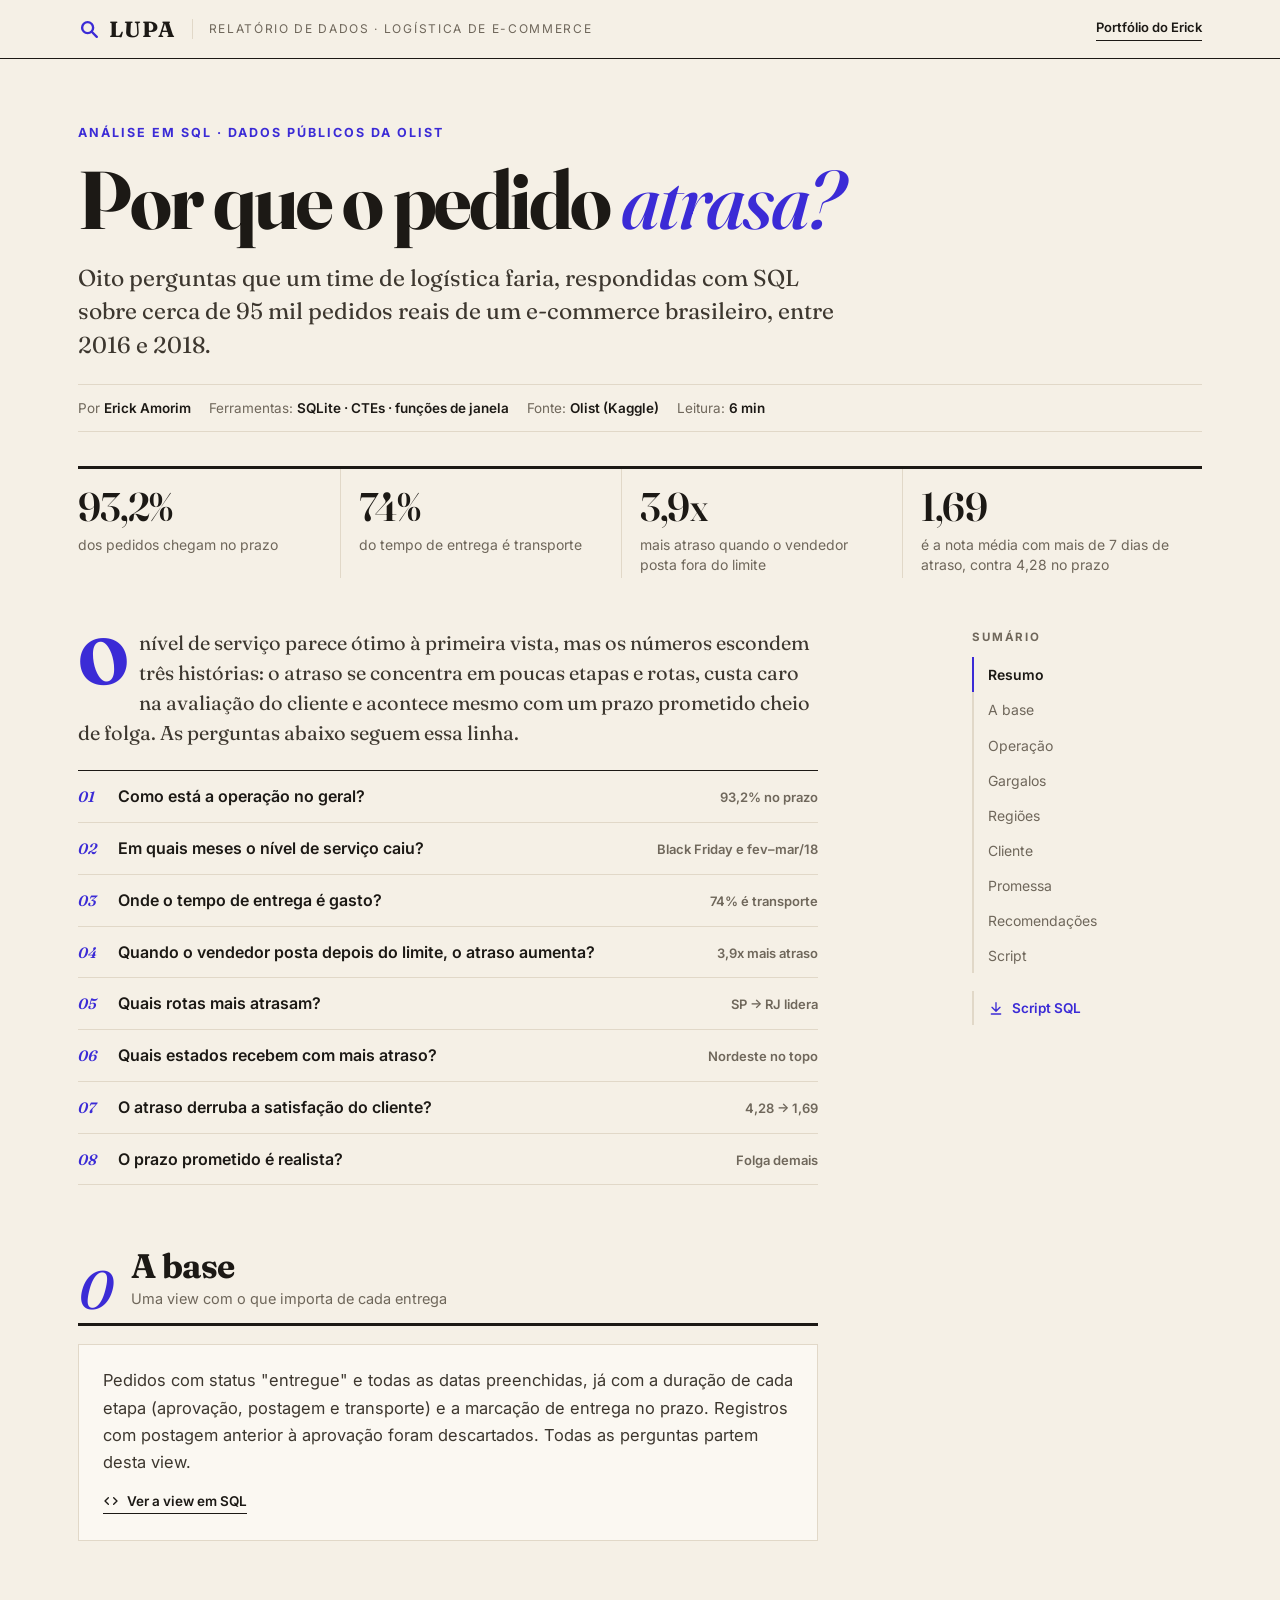
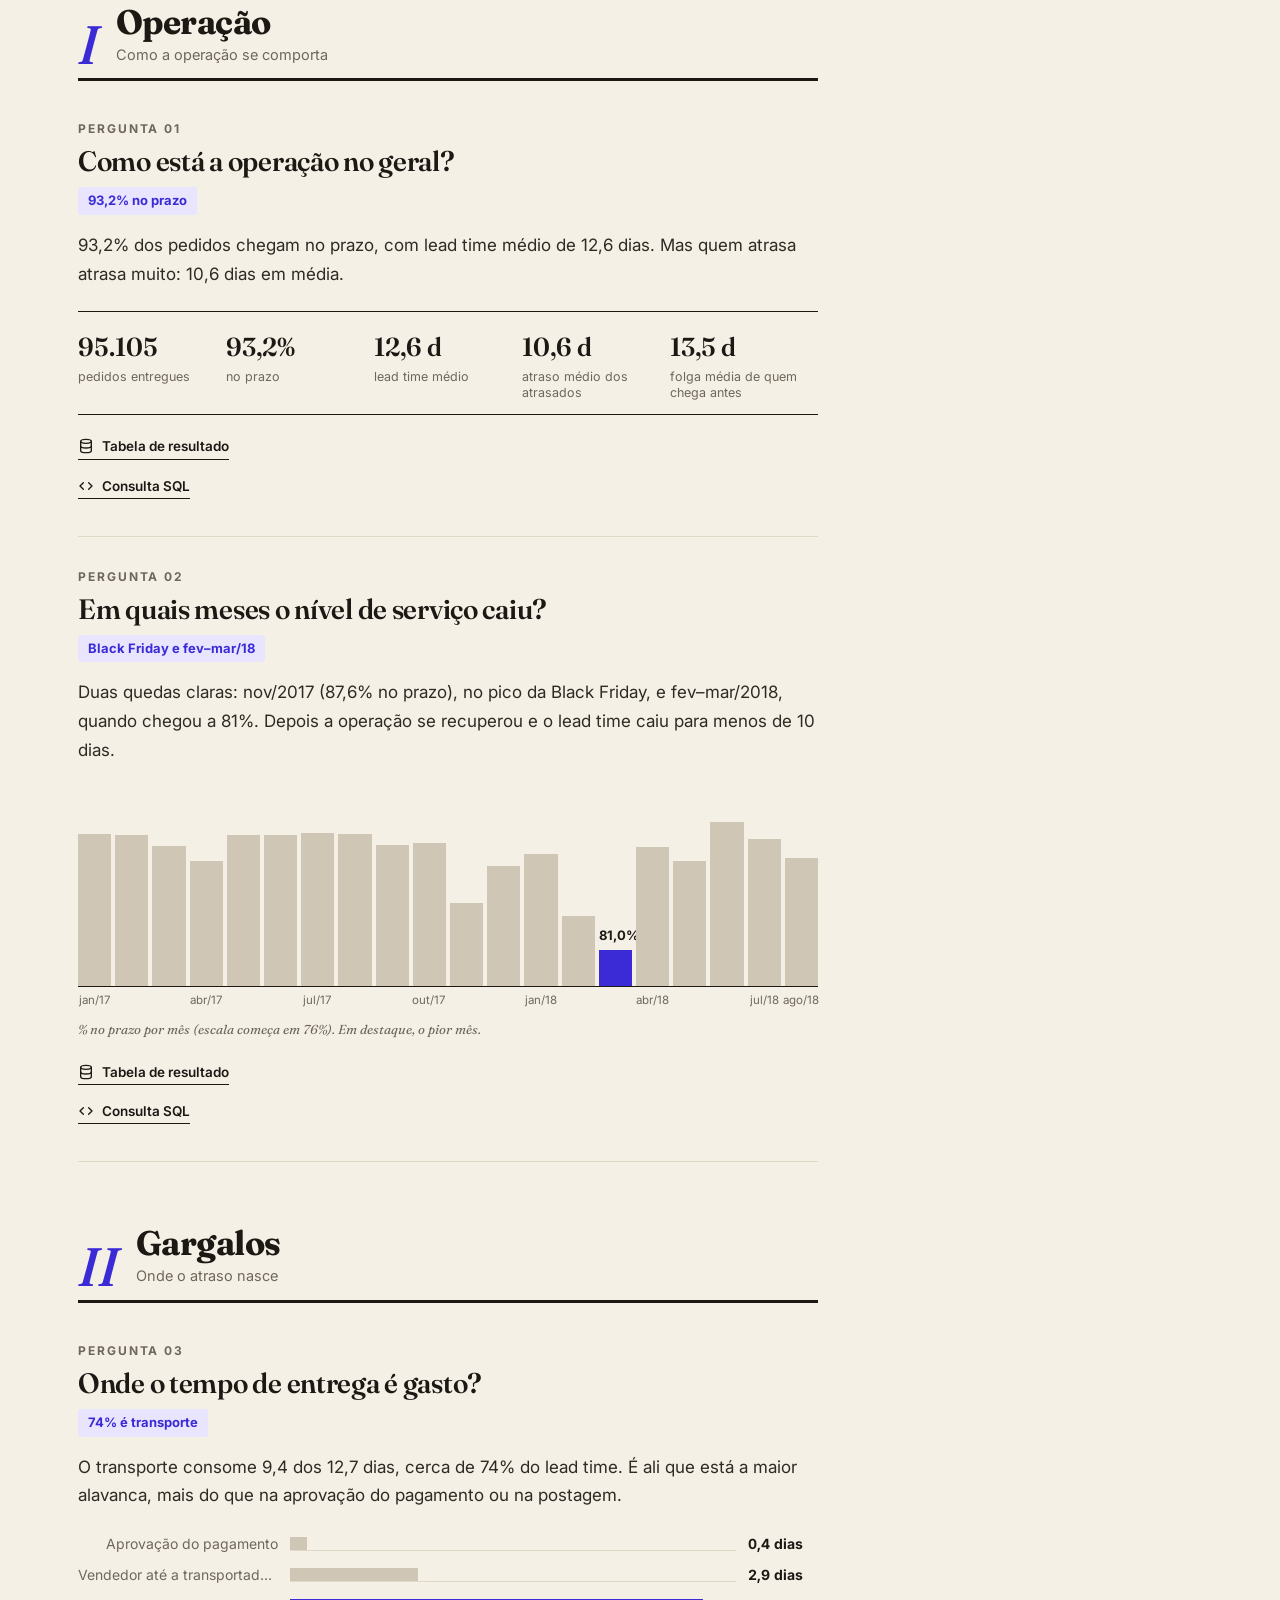
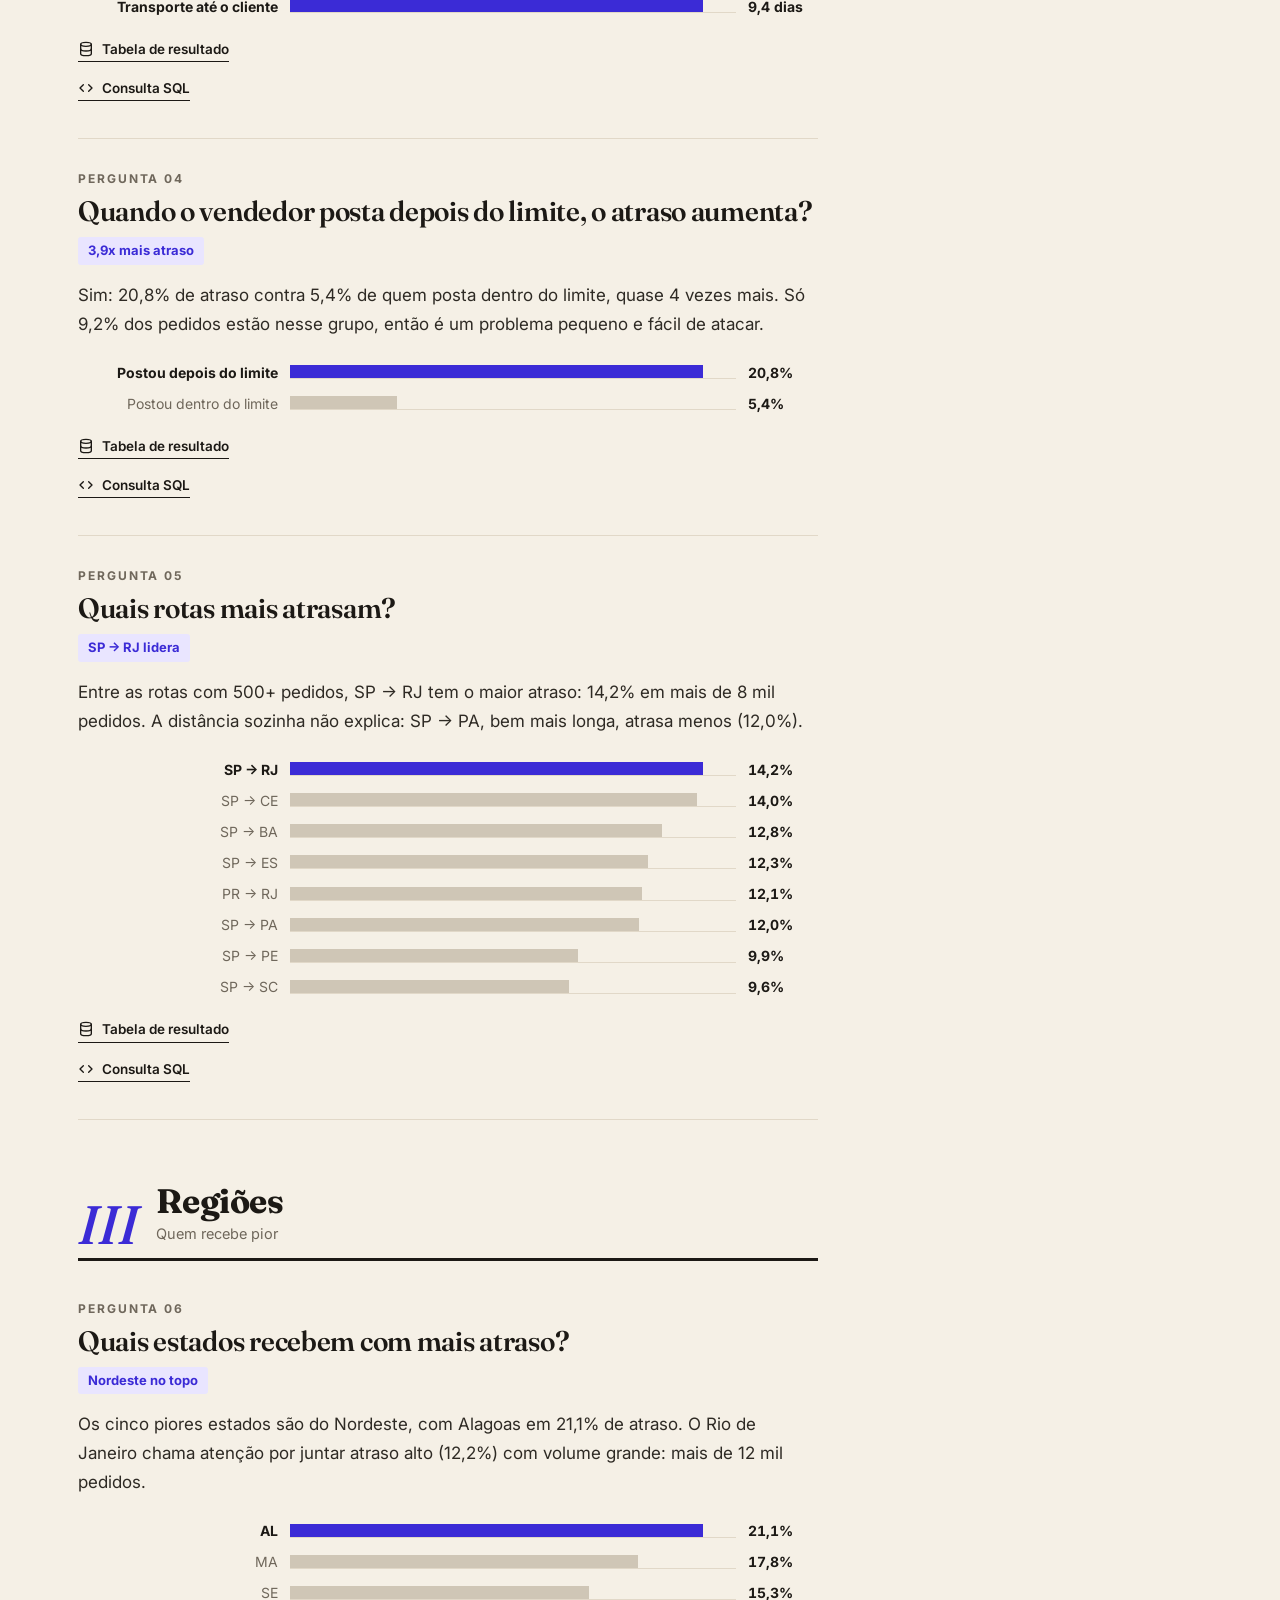
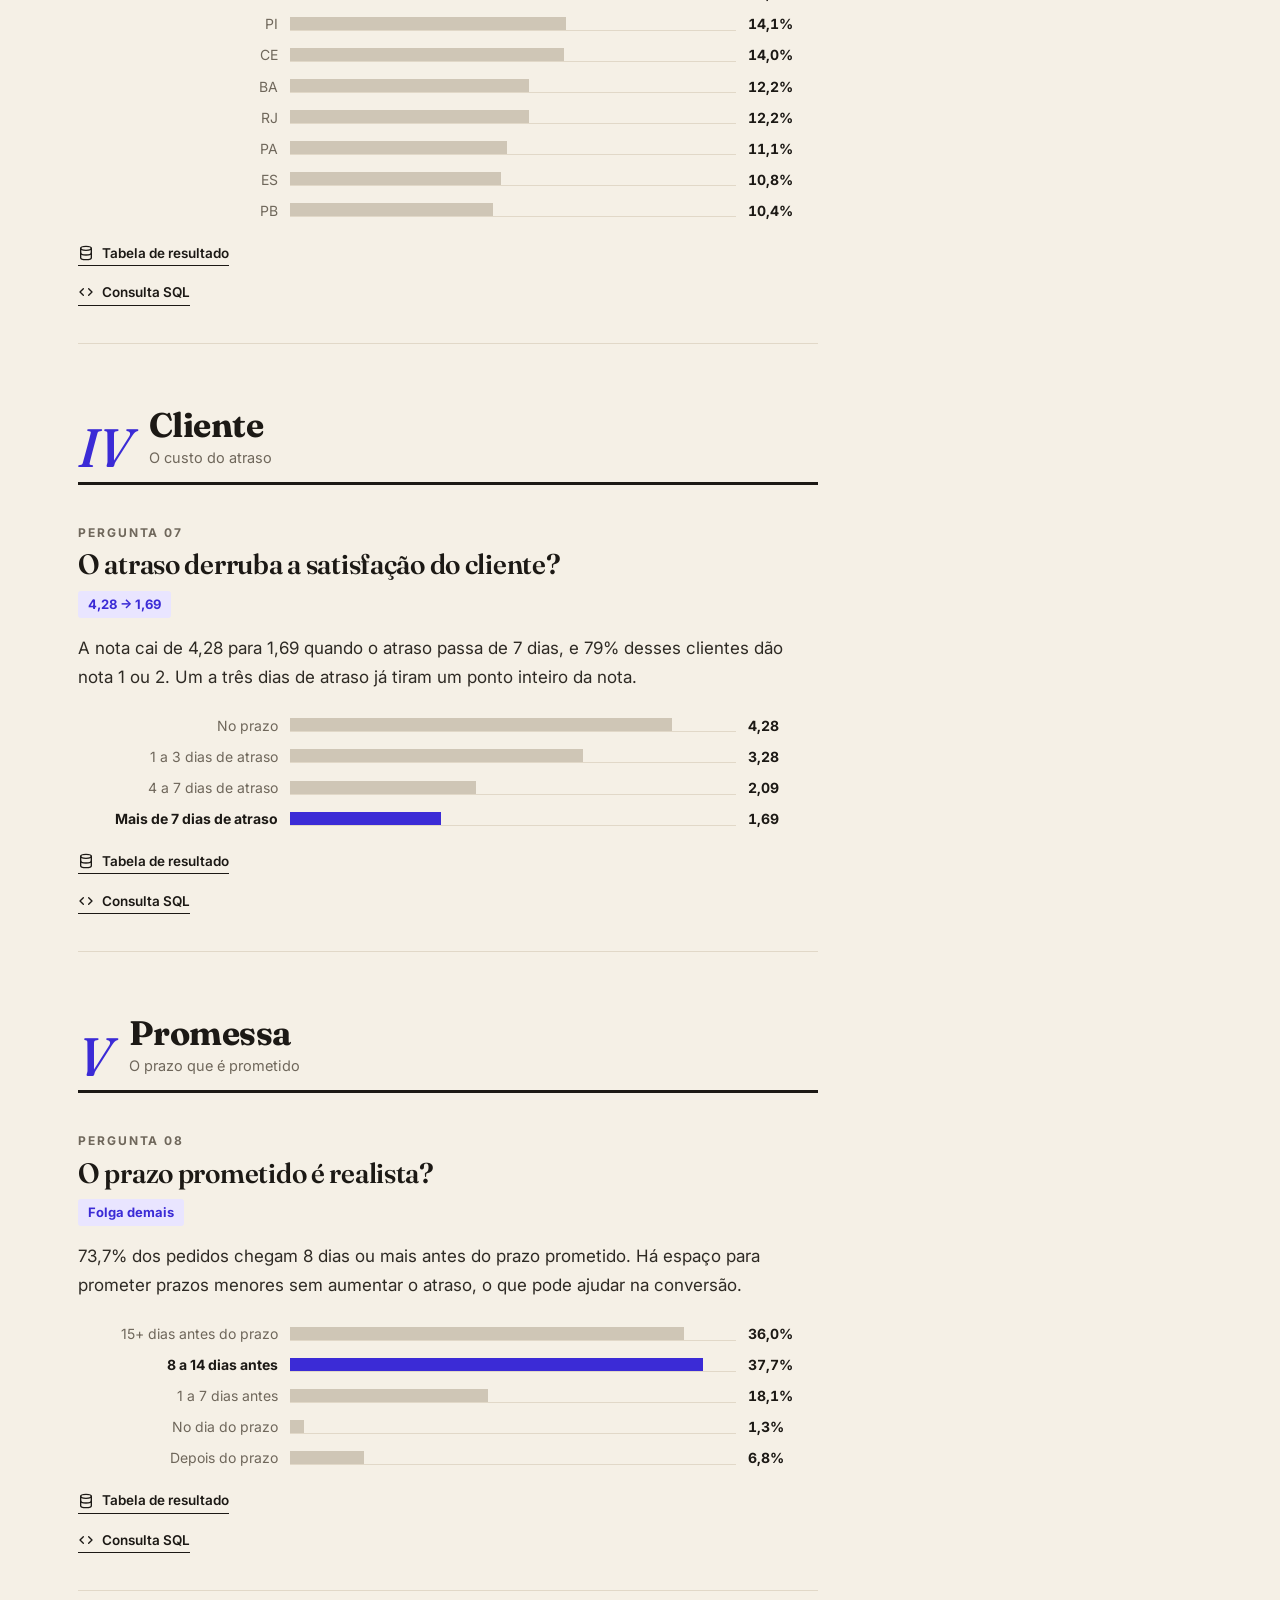
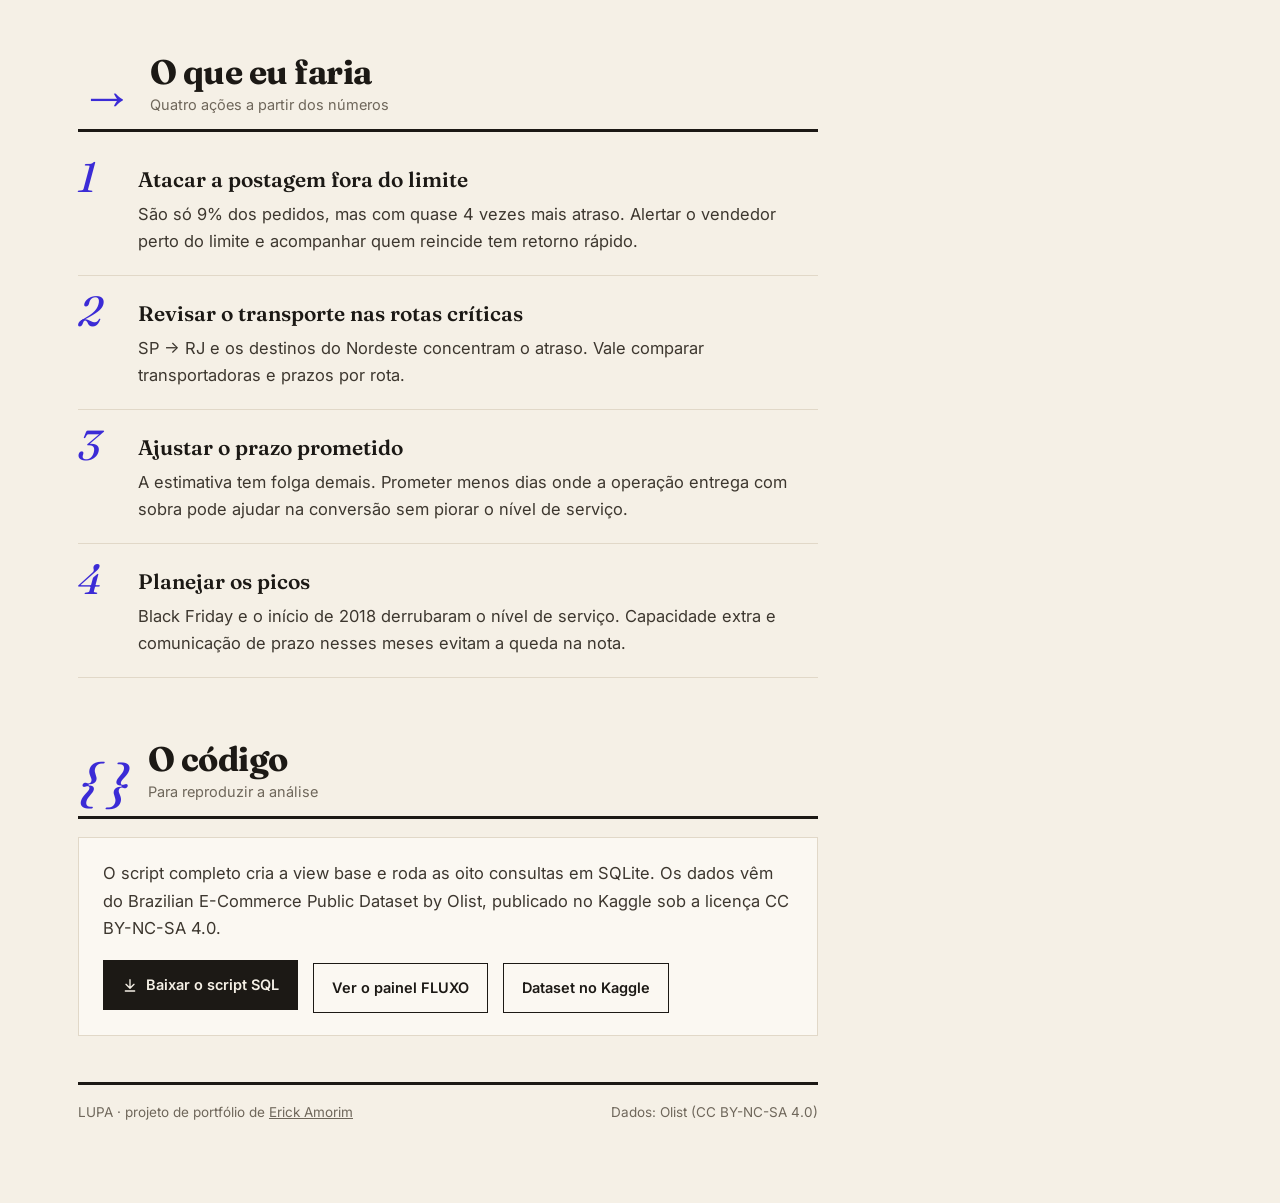
<file: analise-pedidos-sql/index.html>
<!DOCTYPE html>
<html lang="pt-BR">
<head>
<meta charset="UTF-8">
<meta name="viewport" content="width=device-width, initial-scale=1">
<title>LUPA — Por que o pedido atrasa? | Análise de dados em SQL · Erick Amorim</title>
<meta name="description" content="LUPA: relatório de dados com oito perguntas de logística respondidas em SQL sobre 95 mil pedidos reais da Olist.">
<meta name="theme-color" content="#f5f0e6">
<meta property="og:title" content="LUPA — Por que o pedido atrasa?">
<meta property="og:description" content="Oito perguntas de logística respondidas com SQL sobre 95 mil pedidos reais da Olist.">
<link rel="preconnect" href="https://fonts.googleapis.com">
<link rel="preconnect" href="https://fonts.gstatic.com" crossorigin>
<link href="https://fonts.googleapis.com/css2?family=Fraunces:ital,opsz,wght@0,9..144,400;0,9..144,600;0,9..144,700;1,9..144,500&family=Inter:wght@400;500;600;700&family=JetBrains+Mono:wght@400;500&display=swap" rel="stylesheet">
<style>
:root{--bg:#f5f0e6;--paper:#fbf8f2;--ink:#1c1915;--mut:#6f675b;--mut2:#9a9183;--line:#e1d8c8;--acc:#3b2bd6;--accl:#e9e5ff;--hl:#ffe36e;--bar:#cfc6b6}
*{box-sizing:border-box;margin:0;padding:0}
html{scroll-behavior:smooth;scroll-padding-top:80px}
html,body{overflow-x:hidden}
body{background:var(--bg);color:var(--ink);font-family:Inter,system-ui,sans-serif;line-height:1.65;-webkit-font-smoothing:antialiased;font-size:16.5px}
a{color:inherit}
svg.i{width:16px;height:16px;stroke:currentColor;fill:none;stroke-width:2;stroke-linecap:round;stroke-linejoin:round;flex:none}
.serif{font-family:Fraunces,Georgia,serif}
mark{background:linear-gradient(transparent 52%,var(--hl) 52%);color:inherit;padding:0 2px}
.prog{position:fixed;top:0;left:0;height:3px;background:var(--acc);width:0;z-index:50}

/* masthead */
.mast{border-bottom:1px solid var(--ink);background:var(--bg);position:sticky;top:0;z-index:40}
.mast .in{max-width:1180px;margin:0 auto;padding:0 28px;height:58px;display:flex;align-items:center;gap:16px}
.mlogo{display:flex;align-items:center;gap:9px;font-family:Fraunces;font-weight:700;font-size:22px;letter-spacing:.04em;text-decoration:none}
.mlogo svg{width:22px;height:22px;stroke:var(--acc);stroke-width:2.6;fill:none;stroke-linecap:round}
.mkick{font-size:12px;letter-spacing:.14em;text-transform:uppercase;color:var(--mut);border-left:1px solid var(--line);padding-left:16px}
.mport{margin-left:auto;font-size:13px;font-weight:600;text-decoration:none;border-bottom:1px solid var(--ink);padding-bottom:1px}
.mport:hover{color:var(--acc);border-color:var(--acc)}

/* hero */
.hero{max-width:1180px;margin:0 auto;padding:64px 28px 20px}
.kick{font-size:12.5px;letter-spacing:.16em;text-transform:uppercase;color:var(--acc);font-weight:700}
.hero h1{font-family:Fraunces;font-weight:700;font-size:clamp(40px,6.4vw,84px);line-height:.98;letter-spacing:-.025em;margin:16px 0 22px;max-width:980px;font-variation-settings:"opsz" 144}
.hero h1 em{font-style:italic;font-weight:500;color:var(--acc)}
.deck{font-family:Fraunces;font-size:clamp(19px,2vw,23px);line-height:1.45;color:#3d372f;max-width:760px;font-variation-settings:"opsz" 24}
.by{display:flex;flex-wrap:wrap;gap:6px 18px;margin-top:22px;font-size:13.5px;color:var(--mut);border-top:1px solid var(--line);border-bottom:1px solid var(--line);padding:12px 0}
.by b{color:var(--ink);font-weight:600}
.facts{display:grid;grid-template-columns:repeat(4,1fr);margin-top:34px;border-top:3px solid var(--ink)}
.facts div{padding:18px 18px 4px 0;border-right:1px solid var(--line);margin-right:18px}
.facts div:last-child{border-right:0;margin-right:0}
.facts b{display:block;font-family:Fraunces;font-weight:600;font-size:40px;line-height:1;letter-spacing:-.02em;font-variation-settings:"opsz" 144}
.facts span{display:block;font-size:14px;color:var(--mut);margin-top:8px;line-height:1.4}

/* layout */
.lay{max-width:1180px;margin:0 auto;padding:30px 28px 80px;display:grid;grid-template-columns:minmax(0,1fr) 230px;gap:70px}
.toc{position:sticky;top:90px;align-self:start;font-size:14px}
.toc h4{font-size:11.5px;letter-spacing:.16em;text-transform:uppercase;color:var(--mut);margin-bottom:10px}
.toc a{display:block;text-decoration:none;color:var(--mut);padding:6px 0 6px 14px;border-left:2px solid var(--line);transition:color .2s,border-color .2s}
.toc a:hover{color:var(--ink)}
.toc a.on{color:var(--ink);border-left-color:var(--acc);font-weight:600}
.toc .dl{display:inline-flex;align-items:center;gap:8px;margin-top:18px;font-weight:600;color:var(--acc);text-decoration:none;font-size:13.5px}
.col{max-width:740px}
.idx{list-style:none;counter-reset:q;border-top:1px solid var(--ink)}
.idx a{display:flex;gap:16px;align-items:baseline;padding:12px 0;border-bottom:1px solid var(--line);text-decoration:none}
.idx a:hover h5{color:var(--acc)}
.idx span{font-family:Fraunces;font-style:italic;color:var(--acc);font-size:15px;min-width:24px}
.idx a{font-size:16px;font-weight:600;transition:color .2s}.idx a:hover{color:var(--acc)}
.idx em{margin-left:auto;font-style:normal;font-size:13px;color:var(--mut);white-space:nowrap;padding-left:12px}
.lead{font-family:Fraunces;font-size:20px;line-height:1.5;color:#3d372f;margin-bottom:22px;font-variation-settings:"opsz" 24}
.lead:first-letter{float:left;font-size:64px;line-height:.85;font-weight:700;padding:6px 10px 0 0;color:var(--acc)}

section.blk{padding-top:64px}
.chap{display:flex;gap:18px;align-items:flex-end;border-bottom:3px solid var(--ink);padding-bottom:12px;margin-bottom:8px}
.rn{font-family:Fraunces;font-style:italic;font-size:54px;line-height:.8;color:var(--acc);font-weight:500}
.chap h2{font-family:Fraunces;font-size:34px;font-weight:700;letter-spacing:-.015em;line-height:1}
.chap p{color:var(--mut);font-size:14.5px;margin-top:4px}

.q{padding:30px 0 34px;border-bottom:1px solid var(--line)}
.qh{display:block}
.qn{display:block;font-size:12px;letter-spacing:.16em;text-transform:uppercase;color:var(--mut);font-weight:700;margin-bottom:6px}
.qn:before{content:"Pergunta "}
.q h3{font-family:Fraunces;font-size:28px;font-weight:600;line-height:1.15;letter-spacing:-.01em;font-variation-settings:"opsz" 72}
.ans{display:inline-block;margin-top:10px;font-size:13px;font-weight:700;color:var(--acc);background:var(--accl);padding:3px 10px;border-radius:3px}
.ins{margin:16px 0 22px;font-size:17px;line-height:1.7;color:#2e2a24}
.bars{display:grid;gap:8px;margin:6px 0 8px}
.br{display:grid;grid-template-columns:200px 1fr 70px;gap:12px;align-items:center;font-size:14px}
.bl{color:var(--mut);text-align:right;overflow:hidden;text-overflow:ellipsis;white-space:nowrap}
.bt{height:14px;background:transparent;border-bottom:1px solid var(--line)}
.bt i{display:block;height:100%;background:var(--bar)}
.br.hi .bt i{background:var(--acc)}
.br.hi .bl{color:var(--ink);font-weight:700}
.bv{font-weight:700;font-variant-numeric:tabular-nums}
.cols{display:flex;align-items:flex-end;gap:4px;height:200px;padding-top:26px;border-bottom:1px solid var(--ink)}
.cols .col{flex:1;display:flex;flex-direction:column;justify-content:flex-end;height:100%;position:relative;min-width:0;max-width:none}
.cols .col i{display:block;background:var(--bar)}
.cols .col.hi i{background:var(--acc)}
.cols .col em{position:absolute;bottom:-24px;left:50%;transform:translateX(-50%);font-style:normal;font-size:11.5px;color:var(--mut);white-space:nowrap}
.cols .col .cv{display:block;text-align:center;font-size:13px;font-weight:700;margin-bottom:4px;white-space:nowrap}
.cap{font-size:13px;color:var(--mut);margin-top:32px;font-style:italic;font-family:Fraunces}
.kp{display:grid;grid-template-columns:repeat(5,1fr);border-top:1px solid var(--ink);border-bottom:1px solid var(--ink)}
.kp div{padding:14px 12px 12px 0}
.kp b{display:block;font-family:Fraunces;font-size:26px;font-weight:600;font-variation-settings:"opsz" 72}
.kp span{font-size:12.5px;color:var(--mut);line-height:1.35;display:block}
.tg{margin-top:20px;display:flex;flex-wrap:wrap;gap:8px 22px}
.tg details{flex-basis:100%}
.tg details:first-child{flex-basis:auto}
details summary{cursor:pointer;display:inline-flex;align-items:center;gap:8px;font-size:13.5px;font-weight:600;list-style:none;border-bottom:1px solid var(--ink);padding-bottom:1px}
details summary:hover{color:var(--acc);border-color:var(--acc)}
details summary::-webkit-details-marker{display:none}
.tg{display:grid;gap:12px}
.tw{overflow-x:auto;margin-top:12px}
table{width:100%;border-collapse:collapse;font-size:14px;font-variant-numeric:tabular-nums}
th,td{text-align:right;padding:8px 10px;border-bottom:1px solid var(--line);white-space:nowrap}
th:first-child,td:first-child{text-align:left}
thead th{border-bottom:2px solid var(--ink);font-size:12px;letter-spacing:.06em;text-transform:uppercase;color:var(--mut)}
pre{margin-top:12px;background:#1d1a24;border-radius:6px;padding:18px;overflow-x:auto;font:13px/1.65 "JetBrains Mono",monospace;color:#e8e4f0}
pre b{color:#b9a9ff;font-weight:500} pre i.cm{color:#7d7590;font-style:normal} pre i.st{color:#ffd76e;font-style:normal}
.box{background:var(--paper);border:1px solid var(--line);padding:22px 24px;margin-top:18px}
.box p{color:#3d372f}
.recs{list-style:none;counter-reset:r;margin-top:10px}
.recs li{counter-increment:r;padding:20px 0 20px 60px;border-bottom:1px solid var(--line);position:relative}
.recs li:before{content:counter(r);position:absolute;left:0;top:14px;font-family:Fraunces;font-size:42px;font-style:italic;color:var(--acc);line-height:1}
.recs b{display:block;font-family:Fraunces;font-size:21px;font-weight:600;margin-bottom:4px}
.recs p{color:#3d372f}
.btn{display:inline-flex;align-items:center;gap:8px;font-weight:600;font-size:14.5px;padding:12px 18px;margin:18px 10px 0 0;text-decoration:none;border:1px solid var(--ink)}
.btn.pri{background:var(--ink);color:var(--bg)}
.btn:hover{border-color:var(--acc)}
.btn.pri:hover{background:var(--acc)}
.colophon{margin-top:46px;border-top:3px solid var(--ink);padding-top:16px;font-size:13.5px;color:var(--mut);display:flex;justify-content:space-between;flex-wrap:wrap;gap:10px}
@media (max-width:1000px){.lay{grid-template-columns:1fr}.toc{display:none}.facts{grid-template-columns:1fr 1fr}.facts div:nth-child(2){border-right:0;margin-right:0}}
@media (max-width:640px){.mkick{display:none}.hero{padding-top:40px}.facts b{font-size:30px}.br{grid-template-columns:110px 1fr 58px;font-size:13px}.kp{grid-template-columns:1fr 1fr}.q h3{font-size:23px}.idx em{display:none}.lead:first-letter{font-size:52px}}
</style>
</head>
<body>
<div class="prog" id="prog"></div>
<header class="mast"><div class="in">
  <a class="mlogo" href="#resumo"><svg viewBox="0 0 24 24"><circle cx="10.5" cy="10.5" r="6"/><path d="M15 15l5.5 5.5"/></svg>LUPA</a>
  <span class="mkick">Relatório de dados · Logística de e-commerce</span>
  <a class="mport" href="https://erickkamorim.github.io/">Portfólio do Erick</a>
</div></header>

<header class="hero" id="resumo">
  <div class="kick">Análise em SQL · Dados públicos da Olist</div>
  <h1>Por que o pedido <em>atrasa?</em></h1>
  <p class="deck">Oito perguntas que um time de logística faria, respondidas com SQL sobre cerca de 95 mil pedidos reais de um e-commerce brasileiro, entre 2016 e 2018.</p>
  <div class="by"><span>Por <b>Erick Amorim</b></span><span>Ferramentas: <b>SQLite · CTEs · funções de janela</b></span><span>Fonte: <b>Olist (Kaggle)</b></span><span>Leitura: <b>6 min</b></span></div>
  <div class="facts">
    <div><b>93,2%</b><span>dos pedidos chegam no prazo</span></div>
    <div><b>74%</b><span>do tempo de entrega é transporte</span></div>
    <div><b>3,9x</b><span>mais atraso quando o vendedor posta fora do limite</span></div>
    <div><b>1,69</b><span>é a nota média com mais de 7 dias de atraso, contra 4,28 no prazo</span></div>
  </div>
</header>

<div class="lay">
  <article class="col">
    <p class="lead">O nível de serviço parece ótimo à primeira vista, mas os números escondem três histórias: o atraso se concentra em poucas etapas e rotas, custa caro na avaliação do cliente e acontece mesmo com um prazo prometido cheio de folga. As perguntas abaixo seguem essa linha.</p>
    <nav class="idx" aria-label="Perguntas"><a href="#q1"><span>01</span>Como está a operação no geral?<em>93,2% no prazo</em></a><a href="#q2"><span>02</span>Em quais meses o nível de serviço caiu?<em>Black Friday e fev–mar/18</em></a><a href="#q3"><span>03</span>Onde o tempo de entrega é gasto?<em>74% é transporte</em></a><a href="#q5"><span>04</span>Quando o vendedor posta depois do limite, o atraso aumenta?<em>3,9x mais atraso</em></a><a href="#q7"><span>05</span>Quais rotas mais atrasam?<em>SP → RJ lidera</em></a><a href="#q4"><span>06</span>Quais estados recebem com mais atraso?<em>Nordeste no topo</em></a><a href="#q6"><span>07</span>O atraso derruba a satisfação do cliente?<em>4,28 → 1,69</em></a><a href="#q8"><span>08</span>O prazo prometido é realista?<em>Folga demais</em></a></nav>

    <section class="blk" id="base">
      <div class="chap"><span class="rn">0</span><div><h2>A base</h2><p>Uma view com o que importa de cada entrega</p></div></div>
      <div class="box"><p>Pedidos com status "entregue" e todas as datas preenchidas, já com a duração de cada etapa (aprovação, postagem e transporte) e a marcação de entrega no prazo. Registros com postagem anterior à aprovação foram descartados. Todas as perguntas partem desta view.</p>
        <details style="margin-top:14px"><summary><svg class="i" viewBox="0 0 24 24"><path d="M8 7l-5 5 5 5M16 7l5 5-5 5"/></svg>Ver a view em SQL</summary><pre><code><b>CREATE VIEW</b> vw_entregas <b>AS</b>
<b>SELECT</b>
    o.order_id,
    c.customer_state                                   <b>AS</b> uf_cliente,
    <b>DATE</b>(o.order_purchase_timestamp)                   <b>AS</b> data_compra,
    <b>STRFTIME</b>(<i class="st">&#x27;%Y-%m&#x27;</i>, o.order_purchase_timestamp)      <b>AS</b> mes,
    <b>JULIANDAY</b>(o.order_approved_at)            - <b>JULIANDAY</b>(o.order_purchase_timestamp)     <b>AS</b> dias_aprovacao,
    <b>JULIANDAY</b>(o.order_delivered_carrier_date) - <b>JULIANDAY</b>(o.order_approved_at)            <b>AS</b> dias_postagem,
    <b>JULIANDAY</b>(o.order_delivered_customer_date)- <b>JULIANDAY</b>(o.order_delivered_carrier_date) <b>AS</b> dias_transporte,
    <b>JULIANDAY</b>(o.order_delivered_customer_date)- <b>JULIANDAY</b>(o.order_purchase_timestamp)     <b>AS</b> lead_time,
    <b>JULIANDAY</b>(<b>DATE</b>(o.order_delivered_customer_date)) - <b>JULIANDAY</b>(<b>DATE</b>(o.order_estimated_delivery_date)) <b>AS</b> dias_vs_prazo,
    <b>CASE</b> <b>WHEN</b> <b>DATE</b>(o.order_delivered_customer_date) &lt;= <b>DATE</b>(o.order_estimated_delivery_date)
         <b>THEN</b> 1 <b>ELSE</b> 0 <b>END</b>                             <b>AS</b> no_prazo
<b>FROM</b> orders o
<b>JOIN</b> customers c <b>ON</b> c.customer_id = o.customer_id
<b>WHERE</b> o.order_status = <i class="st">&#x27;delivered&#x27;</i>
  <b>AND</b> o.order_approved_at              <b>IS NOT NULL</b>
  <b>AND</b> o.order_delivered_carrier_date   <b>IS NOT NULL</b>
  <b>AND</b> o.order_delivered_customer_date  <b>IS NOT NULL</b>
  <b>AND</b> o.order_estimated_delivery_date  <b>IS NOT NULL</b>
  <b>AND</b> o.order_delivered_carrier_date  &gt;= o.order_approved_at;   <i class="cm">-- descarta registros com datas invertidas</i></code></pre></details></div>
    </section>

    <section class="blk" id="op">
  <div class="chap"><span class="rn">I</span><div><h2>Operação</h2><p>Como a operação se comporta</p></div></div>
  <article class="q" id="q1">
  <div class="qh"><span class="qn">01</span><div><h3>Como está a operação no geral?</h3><span class="ans">93,2% no prazo</span></div></div>
  <p class="ins">93,2% dos pedidos chegam no prazo, com lead time médio de 12,6 dias. Mas quem atrasa atrasa muito: 10,6 dias em média.</p>
  <div class="kp"><div><b>95.105</b><span>pedidos entregues</span></div><div><b>93,2%</b><span>no prazo</span></div><div><b>12,6 d</b><span>lead time médio</span></div><div><b>10,6 d</b><span>atraso médio dos atrasados</span></div><div><b>13,5 d</b><span>folga média de quem chega antes</span></div></div>
  <div class="tg"><details><summary><svg class="i" viewBox="0 0 24 24"><ellipse cx="12" cy="5" rx="8" ry="3"/><path d="M4 5v14c0 1.7 3.6 3 8 3s8-1.3 8-3V5"/><path d="M4 12c0 1.7 3.6 3 8 3s8-1.3 8-3"/></svg>Tabela de resultado</summary><div class="tw"><table><thead><tr><th>Pedidos entregues</th><th>% no prazo</th><th>Lead time médio (dias)</th><th>Atraso médio dos atrasados (dias)</th><th>Folga média dos no prazo (dias)</th></tr></thead><tbody><tr><td>95.105</td><td>93,2</td><td>12,6</td><td>10,6</td><td>13,5</td></tr></tbody></table></div></details>
  <details><summary><svg class="i" viewBox="0 0 24 24"><path d="M8 7l-5 5 5 5M16 7l5 5-5 5"/></svg>Consulta SQL</summary><pre><code><b>SELECT</b>
    <b>COUNT</b>(*)                                          <b>AS</b> pedidos_entregues,
    <b>ROUND</b>(100.0 * <b>AVG</b>(no_prazo), 1)                   <b>AS</b> pct_no_prazo,
    <b>ROUND</b>(<b>AVG</b>(lead_time), 1)                          <b>AS</b> lead_time_medio_dias,
    <b>ROUND</b>(<b>AVG</b>(<b>CASE</b> <b>WHEN</b> no_prazo = 0 <b>THEN</b> dias_vs_prazo <b>END</b>), 1) <b>AS</b> atraso_medio_dos_atrasados,
    <b>ROUND</b>(<b>AVG</b>(<b>CASE</b> <b>WHEN</b> no_prazo = 1 <b>THEN</b> -dias_vs_prazo <b>END</b>), 1) <b>AS</b> folga_media_dos_no_prazo
<b>FROM</b> vw_entregas</code></pre></details></div>
</article><article class="q" id="q2">
  <div class="qh"><span class="qn">02</span><div><h3>Em quais meses o nível de serviço caiu?</h3><span class="ans">Black Friday e fev–mar/18</span></div></div>
  <p class="ins">Duas quedas claras: nov/2017 (87,6% no prazo), no pico da Black Friday, e fev–mar/2018, quando chegou a 81%. Depois a operação se recuperou e o lead time caiu para menos de 10 dias.</p>
  <div class="cols"><div class="col" title="jan/17: 97,1%"><i style="height:87.9%"></i><em>jan/17</em></div><div class="col" title="fev/17: 97,0%"><i style="height:87.5%"></i><em></em></div><div class="col" title="mar/17: 95,4%"><i style="height:80.8%"></i><em></em></div><div class="col" title="abr/17: 93,4%"><i style="height:72.5%"></i><em>abr/17</em></div><div class="col" title="mai/17: 97,0%"><i style="height:87.5%"></i><em></em></div><div class="col" title="jun/17: 97,0%"><i style="height:87.5%"></i><em></em></div><div class="col" title="jul/17: 97,2%"><i style="height:88.3%"></i><em>jul/17</em></div><div class="col" title="ago/17: 97,1%"><i style="height:87.9%"></i><em></em></div><div class="col" title="set/17: 95,6%"><i style="height:81.7%"></i><em></em></div><div class="col" title="out/17: 95,8%"><i style="height:82.5%"></i><em>out/17</em></div><div class="col" title="nov/17: 87,6%"><i style="height:48.3%"></i><em></em></div><div class="col" title="dez/17: 92,6%"><i style="height:69.2%"></i><em></em></div><div class="col" title="jan/18: 94,3%"><i style="height:76.2%"></i><em>jan/18</em></div><div class="col" title="fev/18: 85,8%"><i style="height:40.8%"></i><em></em></div><div class="col hi" title="mar/18: 81,0%"><span class="cv">81,0%</span><i style="height:20.8%"></i><em></em></div><div class="col" title="abr/18: 95,3%"><i style="height:80.4%"></i><em>abr/18</em></div><div class="col" title="mai/18: 93,4%"><i style="height:72.5%"></i><em></em></div><div class="col" title="jun/18: 98,8%"><i style="height:95.0%"></i><em></em></div><div class="col" title="jul/18: 96,4%"><i style="height:85.0%"></i><em>jul/18</em></div><div class="col" title="ago/18: 93,8%"><i style="height:74.2%"></i><em>ago/18</em></div></div><p class="cap">% no prazo por mês (escala começa em 76%). Em destaque, o pior mês.</p>
  <div class="tg"><details><summary><svg class="i" viewBox="0 0 24 24"><ellipse cx="12" cy="5" rx="8" ry="3"/><path d="M4 5v14c0 1.7 3.6 3 8 3s8-1.3 8-3V5"/><path d="M4 12c0 1.7 3.6 3 8 3s8-1.3 8-3"/></svg>Tabela de resultado</summary><div class="tw"><table><thead><tr><th>Mês</th><th>Pedidos</th><th>% no prazo</th><th>Lead time (dias)</th></tr></thead><tbody><tr><td>jan/17</td><td>748</td><td>97,1</td><td>12,6</td></tr><tr><td>fev/17</td><td>1.640</td><td>97,0</td><td>13,2</td></tr><tr><td>mar/17</td><td>2.546</td><td>95,4</td><td>13,0</td></tr><tr><td>abr/17</td><td>2.279</td><td>93,4</td><td>14,9</td></tr><tr><td>mai/17</td><td>3.531</td><td>97,0</td><td>11,3</td></tr><tr><td>jun/17</td><td>3.131</td><td>97,0</td><td>12,0</td></tr><tr><td>jul/17</td><td>3.852</td><td>97,2</td><td>11,6</td></tr><tr><td>ago/17</td><td>4.192</td><td>97,1</td><td>11,1</td></tr><tr><td>set/17</td><td>4.136</td><td>95,6</td><td>11,8</td></tr><tr><td>out/17</td><td>4.478</td><td>95,8</td><td>11,9</td></tr><tr><td>nov/17</td><td>7.287</td><td>87,6</td><td>15,2</td></tr><tr><td>dez/17</td><td>5.508</td><td>92,6</td><td>15,4</td></tr><tr><td>jan/18</td><td>7.045</td><td>94,3</td><td>14,1</td></tr><tr><td>fev/18</td><td>6.543</td><td>85,8</td><td>17,0</td></tr><tr><td>mar/18</td><td>7.001</td><td>81,0</td><td>16,3</td></tr><tr><td>abr/18</td><td>6.409</td><td>95,3</td><td>11,6</td></tr><tr><td>mai/18</td><td>6.681</td><td>93,4</td><td>11,4</td></tr><tr><td>jun/18</td><td>5.973</td><td>98,8</td><td>9,3</td></tr><tr><td>jul/18</td><td>5.593</td><td>96,4</td><td>9,2</td></tr><tr><td>ago/18</td><td>6.265</td><td>93,8</td><td>7,7</td></tr></tbody></table></div></details>
  <details><summary><svg class="i" viewBox="0 0 24 24"><path d="M8 7l-5 5 5 5M16 7l5 5-5 5"/></svg>Consulta SQL</summary><pre><code><b>SELECT</b>
    mes,
    <b>COUNT</b>(*)                         <b>AS</b> pedidos,
    <b>ROUND</b>(100.0 * <b>AVG</b>(no_prazo), 1)  <b>AS</b> pct_no_prazo,
    <b>ROUND</b>(<b>AVG</b>(lead_time), 1)         <b>AS</b> lead_time_medio
<b>FROM</b> vw_entregas
<b>GROUP BY</b> mes
<b>HAVING</b> <b>COUNT</b>(*) &gt;= 500
<b>ORDER BY</b> mes</code></pre></details></div>
</article>
</section><section class="blk" id="gar">
  <div class="chap"><span class="rn">II</span><div><h2>Gargalos</h2><p>Onde o atraso nasce</p></div></div>
  <article class="q" id="q3">
  <div class="qh"><span class="qn">03</span><div><h3>Onde o tempo de entrega é gasto?</h3><span class="ans">74% é transporte</span></div></div>
  <p class="ins">O transporte consome 9,4 dos 12,7 dias, cerca de 74% do lead time. É ali que está a maior alavanca, mais do que na aprovação do pagamento ou na postagem.</p>
  <div class="bars"><div class="br"><span class="bl">Aprovação do pagamento</span><span class="bt"><i style="width:3.9%"></i></span><span class="bv">0,4 dias</span></div><div class="br"><span class="bl">Vendedor até a transportadora</span><span class="bt"><i style="width:28.6%"></i></span><span class="bv">2,9 dias</span></div><div class="br hi"><span class="bl">Transporte até o cliente</span><span class="bt"><i style="width:92.6%"></i></span><span class="bv">9,4 dias</span></div></div>
  <div class="tg"><details><summary><svg class="i" viewBox="0 0 24 24"><ellipse cx="12" cy="5" rx="8" ry="3"/><path d="M4 5v14c0 1.7 3.6 3 8 3s8-1.3 8-3V5"/><path d="M4 12c0 1.7 3.6 3 8 3s8-1.3 8-3"/></svg>Tabela de resultado</summary><div class="tw"><table><thead><tr><th>Etapa</th><th>Dias médios</th></tr></thead><tbody><tr><td>Aprovação do pagamento</td><td>0,4</td></tr><tr><td>Vendedor até a transportadora</td><td>2,9</td></tr><tr><td>Transporte até o cliente</td><td>9,4</td></tr></tbody></table></div></details>
  <details><summary><svg class="i" viewBox="0 0 24 24"><path d="M8 7l-5 5 5 5M16 7l5 5-5 5"/></svg>Consulta SQL</summary><pre><code><b>SELECT</b> <i class="st">&#x27;Aprovação do pagamento&#x27;</i> <b>AS</b> etapa, <b>ROUND</b>(<b>AVG</b>(dias_aprovacao), 1) <b>AS</b> dias_medios <b>FROM</b> vw_entregas
<b>UNION ALL</b>
<b>SELECT</b> <i class="st">&#x27;Vendedor até a transportadora&#x27;</i>, <b>ROUND</b>(<b>AVG</b>(dias_postagem), 1) <b>FROM</b> vw_entregas
<b>UNION ALL</b>
<b>SELECT</b> <i class="st">&#x27;Transporte até o cliente&#x27;</i>, <b>ROUND</b>(<b>AVG</b>(dias_transporte), 1) <b>FROM</b> vw_entregas</code></pre></details></div>
</article><article class="q" id="q5">
  <div class="qh"><span class="qn">04</span><div><h3>Quando o vendedor posta depois do limite, o atraso aumenta?</h3><span class="ans">3,9x mais atraso</span></div></div>
  <p class="ins">Sim: 20,8% de atraso contra 5,4% de quem posta dentro do limite, quase 4 vezes mais. Só 9,2% dos pedidos estão nesse grupo, então é um problema pequeno e fácil de atacar.</p>
  <div class="bars"><div class="br hi"><span class="bl">Postou depois do limite</span><span class="bt"><i style="width:92.6%"></i></span><span class="bv">20,8%</span></div><div class="br"><span class="bl">Postou dentro do limite</span><span class="bt"><i style="width:24.0%"></i></span><span class="bv">5,4%</span></div></div>
  <div class="tg"><details><summary><svg class="i" viewBox="0 0 24 24"><ellipse cx="12" cy="5" rx="8" ry="3"/><path d="M4 5v14c0 1.7 3.6 3 8 3s8-1.3 8-3V5"/><path d="M4 12c0 1.7 3.6 3 8 3s8-1.3 8-3"/></svg>Tabela de resultado</summary><div class="tw"><table><thead><tr><th>Postagem</th><th>Pedidos</th><th>% dos pedidos</th><th>% entregue com atraso</th></tr></thead><tbody><tr><td>Postou depois do limite</td><td>8.715</td><td>9,2</td><td>20,8</td></tr><tr><td>Postou dentro do limite</td><td>86.390</td><td>90,8</td><td>5,4</td></tr></tbody></table></div></details>
  <details><summary><svg class="i" viewBox="0 0 24 24"><path d="M8 7l-5 5 5 5M16 7l5 5-5 5"/></svg>Consulta SQL</summary><pre><code><b>WITH</b> limite <b>AS</b> (
    <b>SELECT</b> order_id, <b>MIN</b>(shipping_limit_date) <b>AS</b> limite_postagem
    <b>FROM</b> order_items
    <b>GROUP BY</b> order_id
)
<b>SELECT</b>
    <b>CASE</b> <b>WHEN</b> o.order_delivered_carrier_date &gt; l.limite_postagem
         <b>THEN</b> <i class="st">&#x27;Postou depois do limite&#x27;</i> <b>ELSE</b> <i class="st">&#x27;Postou dentro do limite&#x27;</i> <b>END</b> <b>AS</b> postagem,
    <b>COUNT</b>(*)                                     <b>AS</b> pedidos,
    <b>ROUND</b>(100.0 * <b>COUNT</b>(*) / <b>SUM</b>(<b>COUNT</b>(*)) <b>OVER</b> (), 1) <b>AS</b> pct_dos_pedidos,
    <b>ROUND</b>(100.0 * (1 - <b>AVG</b>(e.no_prazo)), 1)      <b>AS</b> pct_entregue_atrasado
<b>FROM</b> vw_entregas e
<b>JOIN</b> orders o <b>ON</b> o.order_id = e.order_id
<b>JOIN</b> limite l <b>ON</b> l.order_id = e.order_id
<b>GROUP BY</b> postagem
<b>ORDER BY</b> pct_entregue_atrasado <b>DESC</b></code></pre></details></div>
</article><article class="q" id="q7">
  <div class="qh"><span class="qn">05</span><div><h3>Quais rotas mais atrasam?</h3><span class="ans">SP → RJ lidera</span></div></div>
  <p class="ins">Entre as rotas com 500+ pedidos, SP → RJ tem o maior atraso: 14,2% em mais de 8 mil pedidos. A distância sozinha não explica: SP → PA, bem mais longa, atrasa menos (12,0%).</p>
  <div class="bars"><div class="br hi"><span class="bl">SP → RJ</span><span class="bt"><i style="width:92.6%"></i></span><span class="bv">14,2%</span></div><div class="br"><span class="bl">SP → CE</span><span class="bt"><i style="width:91.3%"></i></span><span class="bv">14,0%</span></div><div class="br"><span class="bl">SP → BA</span><span class="bt"><i style="width:83.5%"></i></span><span class="bv">12,8%</span></div><div class="br"><span class="bl">SP → ES</span><span class="bt"><i style="width:80.2%"></i></span><span class="bv">12,3%</span></div><div class="br"><span class="bl">PR → RJ</span><span class="bt"><i style="width:78.9%"></i></span><span class="bv">12,1%</span></div><div class="br"><span class="bl">SP → PA</span><span class="bt"><i style="width:78.2%"></i></span><span class="bv">12,0%</span></div><div class="br"><span class="bl">SP → PE</span><span class="bt"><i style="width:64.6%"></i></span><span class="bv">9,9%</span></div><div class="br"><span class="bl">SP → SC</span><span class="bt"><i style="width:62.6%"></i></span><span class="bv">9,6%</span></div></div>
  <div class="tg"><details><summary><svg class="i" viewBox="0 0 24 24"><ellipse cx="12" cy="5" rx="8" ry="3"/><path d="M4 5v14c0 1.7 3.6 3 8 3s8-1.3 8-3V5"/><path d="M4 12c0 1.7 3.6 3 8 3s8-1.3 8-3"/></svg>Tabela de resultado</summary><div class="tw"><table><thead><tr><th>Rota</th><th>Pedidos</th><th>% atraso</th><th>Lead time (dias)</th></tr></thead><tbody><tr><td>SP → RJ</td><td>8.094</td><td>14,2</td><td>16,3</td></tr><tr><td>SP → CE</td><td>953</td><td>14,0</td><td>21,4</td></tr><tr><td>SP → BA</td><td>2.285</td><td>12,8</td><td>19,8</td></tr><tr><td>SP → ES</td><td>1.451</td><td>12,3</td><td>15,8</td></tr><tr><td>PR → RJ</td><td>968</td><td>12,1</td><td>17,3</td></tr><tr><td>SP → PA</td><td>674</td><td>12,0</td><td>23,4</td></tr><tr><td>SP → PE</td><td>1.118</td><td>9,9</td><td>19,0</td></tr><tr><td>SP → SC</td><td>2.302</td><td>9,6</td><td>15,9</td></tr></tbody></table></div></details>
  <details><summary><svg class="i" viewBox="0 0 24 24"><path d="M8 7l-5 5 5 5M16 7l5 5-5 5"/></svg>Consulta SQL</summary><pre><code><b>WITH</b> rota <b>AS</b> (
    <b>SELECT</b> <b>DISTINCT</b> e.order_id, s.seller_state || <i class="st">&#x27; → &#x27;</i> || e.uf_cliente <b>AS</b> rota, e.no_prazo, e.lead_time
    <b>FROM</b> vw_entregas e
    <b>JOIN</b> order_items i <b>ON</b> i.order_id = e.order_id
    <b>JOIN</b> sellers s     <b>ON</b> s.seller_id = i.seller_id
)
<b>SELECT</b>
    rota,
    <b>COUNT</b>(*)                               <b>AS</b> pedidos,
    <b>ROUND</b>(100.0 * (1 - <b>AVG</b>(no_prazo)), 1)  <b>AS</b> pct_atraso,
    <b>ROUND</b>(<b>AVG</b>(lead_time), 1)               <b>AS</b> lead_time_medio
<b>FROM</b> rota
<b>GROUP BY</b> rota
<b>HAVING</b> <b>COUNT</b>(*) &gt;= 500
<b>ORDER BY</b> pct_atraso <b>DESC</b>
<b>LIMIT</b> 8</code></pre></details></div>
</article>
</section><section class="blk" id="reg">
  <div class="chap"><span class="rn">III</span><div><h2>Regiões</h2><p>Quem recebe pior</p></div></div>
  <article class="q" id="q4">
  <div class="qh"><span class="qn">06</span><div><h3>Quais estados recebem com mais atraso?</h3><span class="ans">Nordeste no topo</span></div></div>
  <p class="ins">Os cinco piores estados são do Nordeste, com Alagoas em 21,1% de atraso. O Rio de Janeiro chama atenção por juntar atraso alto (12,2%) com volume grande: mais de 12 mil pedidos.</p>
  <div class="bars"><div class="br hi"><span class="bl">AL</span><span class="bt"><i style="width:92.6%"></i></span><span class="bv">21,1%</span></div><div class="br"><span class="bl">MA</span><span class="bt"><i style="width:78.1%"></i></span><span class="bv">17,8%</span></div><div class="br"><span class="bl">SE</span><span class="bt"><i style="width:67.1%"></i></span><span class="bv">15,3%</span></div><div class="br"><span class="bl">PI</span><span class="bt"><i style="width:61.9%"></i></span><span class="bv">14,1%</span></div><div class="br"><span class="bl">CE</span><span class="bt"><i style="width:61.4%"></i></span><span class="bv">14,0%</span></div><div class="br"><span class="bl">BA</span><span class="bt"><i style="width:53.5%"></i></span><span class="bv">12,2%</span></div><div class="br"><span class="bl">RJ</span><span class="bt"><i style="width:53.5%"></i></span><span class="bv">12,2%</span></div><div class="br"><span class="bl">PA</span><span class="bt"><i style="width:48.7%"></i></span><span class="bv">11,1%</span></div><div class="br"><span class="bl">ES</span><span class="bt"><i style="width:47.4%"></i></span><span class="bv">10,8%</span></div><div class="br"><span class="bl">PB</span><span class="bt"><i style="width:45.6%"></i></span><span class="bv">10,4%</span></div></div>
  <div class="tg"><details><summary><svg class="i" viewBox="0 0 24 24"><ellipse cx="12" cy="5" rx="8" ry="3"/><path d="M4 5v14c0 1.7 3.6 3 8 3s8-1.3 8-3V5"/><path d="M4 12c0 1.7 3.6 3 8 3s8-1.3 8-3"/></svg>Tabela de resultado</summary><div class="tw"><table><thead><tr><th>#</th><th>UF</th><th>Pedidos</th><th>% atraso</th><th>Lead time (dias)</th></tr></thead><tbody><tr><td>1</td><td>AL</td><td>393</td><td>21,1</td><td>24,4</td></tr><tr><td>2</td><td>MA</td><td>704</td><td>17,8</td><td>21,7</td></tr><tr><td>3</td><td>SE</td><td>333</td><td>15,3</td><td>21,6</td></tr><tr><td>4</td><td>PI</td><td>469</td><td>14,1</td><td>19,6</td></tr><tr><td>5</td><td>CE</td><td>1.259</td><td>14,0</td><td>21,4</td></tr><tr><td>6</td><td>BA</td><td>3.210</td><td>12,2</td><td>19,4</td></tr><tr><td>6</td><td>RJ</td><td>12.211</td><td>12,2</td><td>15,4</td></tr><tr><td>8</td><td>PA</td><td>936</td><td>11,1</td><td>23,8</td></tr><tr><td>9</td><td>ES</td><td>1.968</td><td>10,8</td><td>15,8</td></tr><tr><td>10</td><td>PB</td><td>509</td><td>10,4</td><td>20,5</td></tr></tbody></table></div></details>
  <details><summary><svg class="i" viewBox="0 0 24 24"><path d="M8 7l-5 5 5 5M16 7l5 5-5 5"/></svg>Consulta SQL</summary><pre><code><b>WITH</b> por_uf <b>AS</b> (
    <b>SELECT</b>
        uf_cliente,
        <b>COUNT</b>(*)                                <b>AS</b> pedidos,
        <b>ROUND</b>(100.0 * (1 - <b>AVG</b>(no_prazo)), 1)   <b>AS</b> pct_atraso,
        <b>ROUND</b>(<b>AVG</b>(lead_time), 1)                <b>AS</b> lead_time_medio
    <b>FROM</b> vw_entregas
    <b>GROUP BY</b> uf_cliente
    <b>HAVING</b> <b>COUNT</b>(*) &gt;= 300
)
<b>SELECT</b>
    <b>RANK</b>() <b>OVER</b> (<b>ORDER BY</b> pct_atraso <b>DESC</b>) <b>AS</b> ranking,
    uf_cliente, pedidos, pct_atraso, lead_time_medio
<b>FROM</b> por_uf
<b>ORDER BY</b> ranking
<b>LIMIT</b> 10</code></pre></details></div>
</article>
</section><section class="blk" id="cli">
  <div class="chap"><span class="rn">IV</span><div><h2>Cliente</h2><p>O custo do atraso</p></div></div>
  <article class="q" id="q6">
  <div class="qh"><span class="qn">07</span><div><h3>O atraso derruba a satisfação do cliente?</h3><span class="ans">4,28 → 1,69</span></div></div>
  <p class="ins">A nota cai de 4,28 para 1,69 quando o atraso passa de 7 dias, e 79% desses clientes dão nota 1 ou 2. Um a três dias de atraso já tiram um ponto inteiro da nota.</p>
  <div class="bars"><div class="br"><span class="bl">No prazo</span><span class="bt"><i style="width:85.6%"></i></span><span class="bv">4,28</span></div><div class="br"><span class="bl">1 a 3 dias de atraso</span><span class="bt"><i style="width:65.6%"></i></span><span class="bv">3,28</span></div><div class="br"><span class="bl">4 a 7 dias de atraso</span><span class="bt"><i style="width:41.8%"></i></span><span class="bv">2,09</span></div><div class="br hi"><span class="bl">Mais de 7 dias de atraso</span><span class="bt"><i style="width:33.8%"></i></span><span class="bv">1,69</span></div></div>
  <div class="tg"><details><summary><svg class="i" viewBox="0 0 24 24"><ellipse cx="12" cy="5" rx="8" ry="3"/><path d="M4 5v14c0 1.7 3.6 3 8 3s8-1.3 8-3V5"/><path d="M4 12c0 1.7 3.6 3 8 3s8-1.3 8-3"/></svg>Tabela de resultado</summary><div class="tw"><table><thead><tr><th>Faixa</th><th>Pedidos</th><th>Nota média</th><th>% notas 1 ou 2</th></tr></thead><tbody><tr><td>No prazo</td><td>88.596</td><td>4,28</td><td>9,5</td></tr><tr><td>1 a 3 dias de atraso</td><td>1.860</td><td>3,28</td><td>32,6</td></tr><tr><td>4 a 7 dias de atraso</td><td>1.794</td><td>2,09</td><td>68,0</td></tr><tr><td>Mais de 7 dias de atraso</td><td>2.855</td><td>1,69</td><td>79,4</td></tr></tbody></table></div></details>
  <details><summary><svg class="i" viewBox="0 0 24 24"><path d="M8 7l-5 5 5 5M16 7l5 5-5 5"/></svg>Consulta SQL</summary><pre><code><b>WITH</b> nota <b>AS</b> (
    <b>SELECT</b> order_id, <b>AVG</b>(review_score) <b>AS</b> nota
    <b>FROM</b> order_reviews
    <b>GROUP BY</b> order_id
)
<b>SELECT</b>
    <b>CASE</b>
        <b>WHEN</b> e.dias_vs_prazo &lt;= 0  <b>THEN</b> <i class="st">&#x27;1. No prazo&#x27;</i>
        <b>WHEN</b> e.dias_vs_prazo &lt;= 3  <b>THEN</b> <i class="st">&#x27;2. 1 a 3 dias de atraso&#x27;</i>
        <b>WHEN</b> e.dias_vs_prazo &lt;= 7  <b>THEN</b> <i class="st">&#x27;3. 4 a 7 dias de atraso&#x27;</i>
        <b>ELSE</b>                            <i class="st">&#x27;4. Mais de 7 dias de atraso&#x27;</i>
    <b>END</b>                                         <b>AS</b> faixa,
    <b>COUNT</b>(*)                                    <b>AS</b> pedidos,
    <b>ROUND</b>(<b>AVG</b>(n.nota), 2)                       <b>AS</b> nota_media,
    <b>ROUND</b>(100.0 * <b>AVG</b>(<b>CASE</b> <b>WHEN</b> n.nota &lt;= 2 <b>THEN</b> 1.0 <b>ELSE</b> 0 <b>END</b>), 1) <b>AS</b> pct_notas_1_ou_2
<b>FROM</b> vw_entregas e
<b>JOIN</b> nota n <b>ON</b> n.order_id = e.order_id
<b>GROUP BY</b> faixa
<b>ORDER BY</b> faixa</code></pre></details></div>
</article>
</section><section class="blk" id="pro">
  <div class="chap"><span class="rn">V</span><div><h2>Promessa</h2><p>O prazo que é prometido</p></div></div>
  <article class="q" id="q8">
  <div class="qh"><span class="qn">08</span><div><h3>O prazo prometido é realista?</h3><span class="ans">Folga demais</span></div></div>
  <p class="ins">73,7% dos pedidos chegam 8 dias ou mais antes do prazo prometido. Há espaço para prometer prazos menores sem aumentar o atraso, o que pode ajudar na conversão.</p>
  <div class="bars"><div class="br"><span class="bl">15+ dias antes do prazo</span><span class="bt"><i style="width:88.4%"></i></span><span class="bv">36,0%</span></div><div class="br hi"><span class="bl">8 a 14 dias antes</span><span class="bt"><i style="width:92.6%"></i></span><span class="bv">37,7%</span></div><div class="br"><span class="bl">1 a 7 dias antes</span><span class="bt"><i style="width:44.5%"></i></span><span class="bv">18,1%</span></div><div class="br"><span class="bl">No dia do prazo</span><span class="bt"><i style="width:3.2%"></i></span><span class="bv">1,3%</span></div><div class="br"><span class="bl">Depois do prazo</span><span class="bt"><i style="width:16.7%"></i></span><span class="bv">6,8%</span></div></div>
  <div class="tg"><details><summary><svg class="i" viewBox="0 0 24 24"><ellipse cx="12" cy="5" rx="8" ry="3"/><path d="M4 5v14c0 1.7 3.6 3 8 3s8-1.3 8-3V5"/><path d="M4 12c0 1.7 3.6 3 8 3s8-1.3 8-3"/></svg>Tabela de resultado</summary><div class="tw"><table><thead><tr><th>Chegada</th><th>Pedidos</th><th>% dos pedidos</th></tr></thead><tbody><tr><td>15+ dias antes do prazo</td><td>34.229</td><td>36,0</td></tr><tr><td>8 a 14 dias antes</td><td>35.889</td><td>37,7</td></tr><tr><td>1 a 7 dias antes</td><td>17.195</td><td>18,1</td></tr><tr><td>No dia do prazo</td><td>1.283</td><td>1,3</td></tr><tr><td>Depois do prazo</td><td>6.509</td><td>6,8</td></tr></tbody></table></div></details>
  <details><summary><svg class="i" viewBox="0 0 24 24"><path d="M8 7l-5 5 5 5M16 7l5 5-5 5"/></svg>Consulta SQL</summary><pre><code><b>SELECT</b>
    <b>CASE</b>
        <b>WHEN</b> dias_vs_prazo &lt;= -15 <b>THEN</b> <i class="st">&#x27;1. 15+ dias antes do prazo&#x27;</i>
        <b>WHEN</b> dias_vs_prazo &lt;= -8  <b>THEN</b> <i class="st">&#x27;2. 8 a 14 dias antes&#x27;</i>
        <b>WHEN</b> dias_vs_prazo &lt;= -1  <b>THEN</b> <i class="st">&#x27;3. 1 a 7 dias antes&#x27;</i>
        <b>WHEN</b> dias_vs_prazo  =  0  <b>THEN</b> <i class="st">&#x27;4. No dia do prazo&#x27;</i>
        <b>ELSE</b>                           <i class="st">&#x27;5. Depois do prazo&#x27;</i>
    <b>END</b>                                              <b>AS</b> chegada,
    <b>COUNT</b>(*)                                         <b>AS</b> pedidos,
    <b>ROUND</b>(100.0 * <b>COUNT</b>(*) / <b>SUM</b>(<b>COUNT</b>(*)) <b>OVER</b> (), 1) <b>AS</b> pct
<b>FROM</b> vw_entregas
<b>GROUP BY</b> chegada
<b>ORDER BY</b> chegada</code></pre></details></div>
</article>
</section>

    <section class="blk" id="recomendacoes">
      <div class="chap"><span class="rn">→</span><div><h2>O que eu faria</h2><p>Quatro ações a partir dos números</p></div></div>
      <ol class="recs">
        <li><b>Atacar a postagem fora do limite</b><p>São só 9% dos pedidos, mas com quase 4 vezes mais atraso. Alertar o vendedor perto do limite e acompanhar quem reincide tem retorno rápido.</p></li>
        <li><b>Revisar o transporte nas rotas críticas</b><p>SP → RJ e os destinos do Nordeste concentram o atraso. Vale comparar transportadoras e prazos por rota.</p></li>
        <li><b>Ajustar o prazo prometido</b><p>A estimativa tem folga demais. Prometer menos dias onde a operação entrega com sobra pode ajudar na conversão sem piorar o nível de serviço.</p></li>
        <li><b>Planejar os picos</b><p>Black Friday e o início de 2018 derrubaram o nível de serviço. Capacidade extra e comunicação de prazo nesses meses evitam a queda na nota.</p></li>
      </ol>
    </section>

    <section class="blk" id="script">
      <div class="chap"><span class="rn">{ }</span><div><h2>O código</h2><p>Para reproduzir a análise</p></div></div>
      <div class="box"><p>O script completo cria a view base e roda as oito consultas em SQLite. Os dados vêm do Brazilian E-Commerce Public Dataset by Olist, publicado no Kaggle sob a licença CC BY-NC-SA 4.0.</p>
        <a class="btn pri" href="analise_pedidos.sql" download><svg class="i" viewBox="0 0 24 24"><path d="M12 4v12M6 11l6 6 6-6M5 21h14"/></svg>Baixar o script SQL</a>
        <a class="btn" href="https://erickkamorim.github.io/performance-logistica/">Ver o painel FLUXO</a>
        <a class="btn" href="https://www.kaggle.com/datasets/olistbr/brazilian-ecommerce" target="_blank" rel="noopener">Dataset no Kaggle</a>
      </div>
      <div class="colophon"><span>LUPA · projeto de portfólio de <a href="https://erickkamorim.github.io/">Erick Amorim</a></span><span>Dados: Olist (CC BY-NC-SA 4.0)</span></div>
    </section>
  </article>

  <aside class="toc" aria-label="Sumário">
    <h4>Sumário</h4>
    <a href="#resumo" class="on">Resumo</a><a href="#base">A base</a><a href="#op">Operação</a><a href="#gar">Gargalos</a><a href="#reg">Regiões</a><a href="#cli">Cliente</a><a href="#pro">Promessa</a><a href="#recomendacoes">Recomendações</a><a href="#script">Script</a>
    <a class="dl" href="analise_pedidos.sql" download><svg class="i" viewBox="0 0 24 24"><path d="M12 4v12M6 11l6 6 6-6M5 21h14"/></svg>Script SQL</a>
  </aside>
</div>

<script>
(function(){
  const ids=["resumo", "base", "op", "gar", "reg", "cli", "pro", "recomendacoes", "script"];
  const L=document.querySelectorAll('.toc > a:not(.dl)');const P=document.getElementById('prog');
  function spy(){let y=scrollY+innerHeight*.3,idx=0;ids.forEach((id,i)=>{const s=document.getElementById(id);if(s&&s.getBoundingClientRect().top+scrollY<=y)idx=i});if(innerHeight+scrollY>=document.body.scrollHeight-4)idx=ids.length-1;L.forEach((x,i)=>x.classList.toggle('on',i===idx));P.style.width=(100*scrollY/Math.max(1,document.body.scrollHeight-innerHeight))+'%'}
  addEventListener('scroll',spy,{passive:true});spy();
})();
</script>
</body>
</html>
</file>
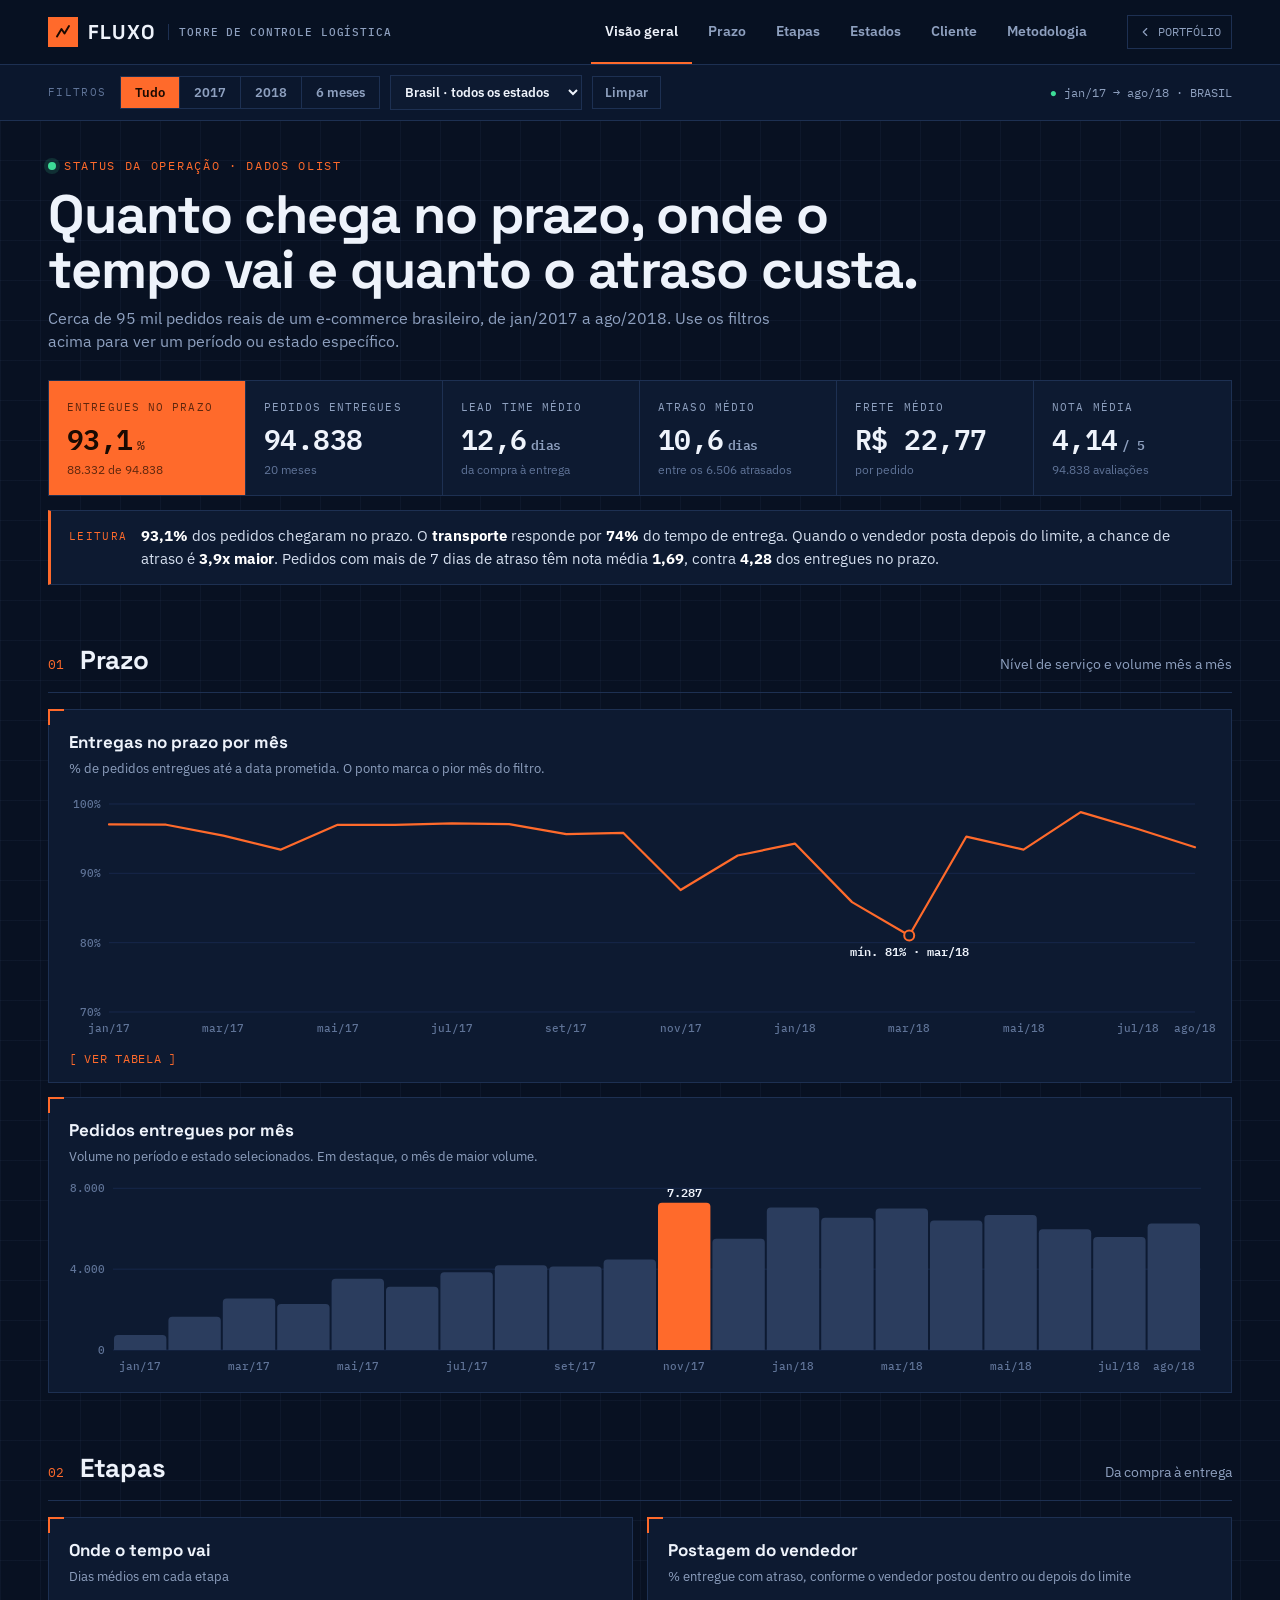
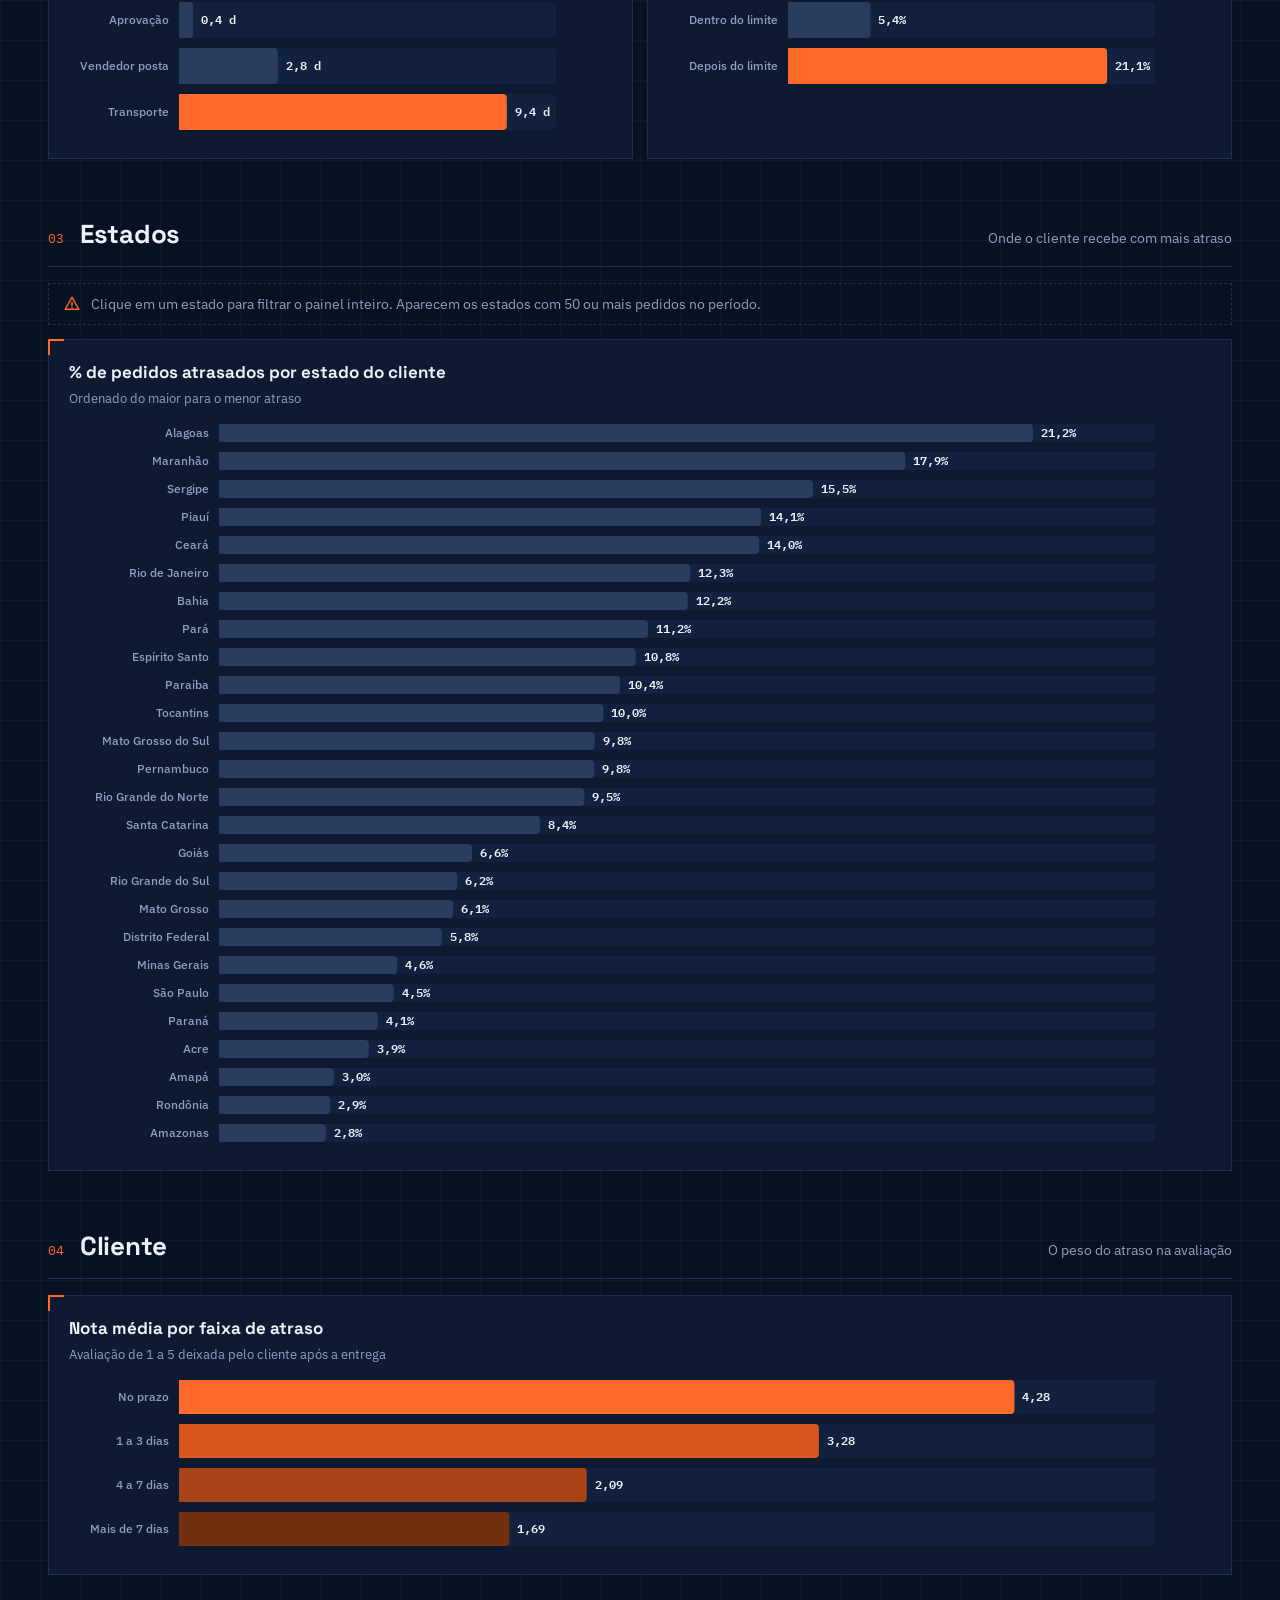
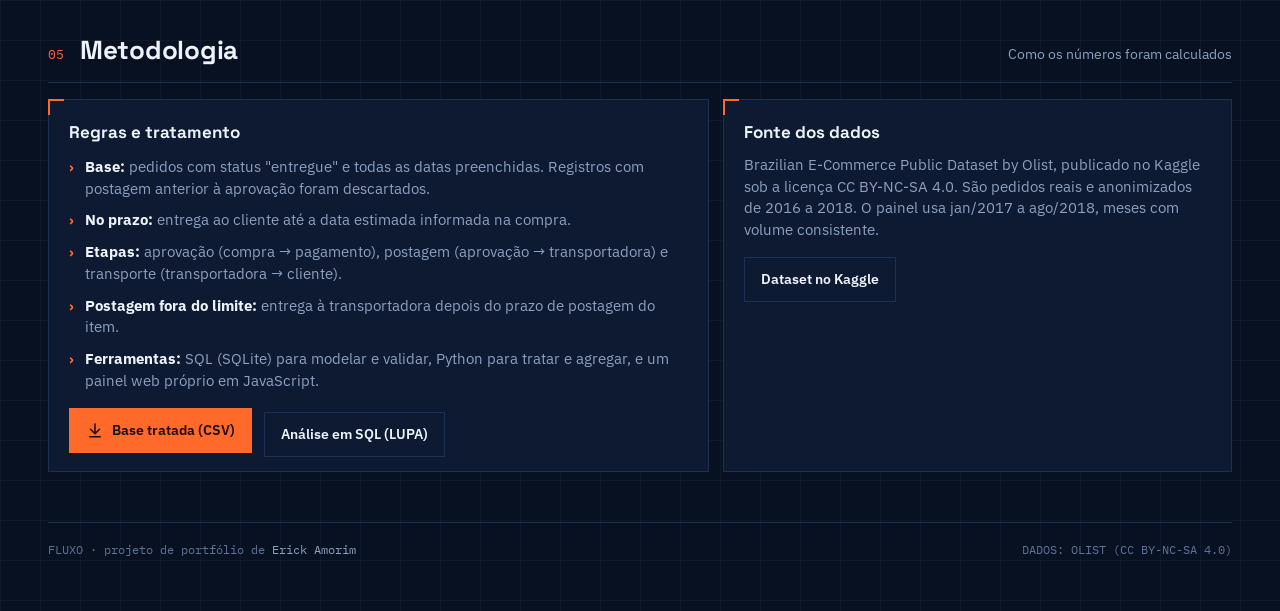
<file: performance-logistica/index.html>
<!DOCTYPE html>
<html lang="pt-BR">
<head>
<meta charset="UTF-8">
<meta name="viewport" content="width=device-width, initial-scale=1">
<title>FLUXO — Torre de controle logística | Erick Amorim</title>
<meta name="description" content="FLUXO: painel de performance logística com 95 mil pedidos reais da Olist. Prazo, lead time por etapa, atraso por estado e satisfação do cliente.">
<meta name="theme-color" content="#081122">
<meta property="og:title" content="FLUXO — Torre de controle logística">
<meta property="og:description" content="Painel de performance logística com 95 mil pedidos reais da Olist.">
<link rel="preconnect" href="https://fonts.googleapis.com">
<link rel="preconnect" href="https://fonts.gstatic.com" crossorigin>
<link href="https://fonts.googleapis.com/css2?family=Space+Grotesk:wght@500;600;700&family=IBM+Plex+Mono:wght@400;500;600&family=IBM+Plex+Sans:wght@400;500;600;700&display=swap" rel="stylesheet">
<style>
:root{--bg:#081122;--s1:#0d1a31;--s2:#12223e;--line:#1d3052;--grid:#16264a;--tx:#eef3fb;--mut:#8ea0bf;--mut2:#5f7397;--acc:#ff6a2b;--accd:rgba(255,106,43,.12);--ok:#3ddc97}
*{box-sizing:border-box;margin:0;padding:0}
html{scroll-behavior:smooth;scroll-padding-top:120px}
html,body{overflow-x:hidden}
body{background:var(--bg);color:var(--tx);font-family:"IBM Plex Sans",system-ui,sans-serif;line-height:1.5;-webkit-font-smoothing:antialiased;
  background-image:linear-gradient(rgba(120,160,230,.05) 1px,transparent 1px),linear-gradient(90deg,rgba(120,160,230,.05) 1px,transparent 1px);background-size:40px 40px}
a{color:inherit;text-decoration:none}
.mono{font-family:"IBM Plex Mono",monospace}
svg.i{width:18px;height:18px;stroke:currentColor;fill:none;stroke-width:2;stroke-linecap:round;stroke-linejoin:round;flex:none}
.wrap{max-width:1240px;margin:0 auto;padding:0 28px}

/* header */
.head{position:sticky;top:0;z-index:30;background:rgba(8,17,34,.94);backdrop-filter:blur(10px);-webkit-backdrop-filter:blur(10px);border-bottom:1px solid var(--line)}
.bar{display:flex;align-items:center;gap:26px;height:64px}
.logo{display:flex;align-items:center;gap:10px;font-family:"Space Grotesk";font-weight:700;font-size:20px;letter-spacing:.06em}
.logo i{width:30px;height:30px;background:var(--acc);display:grid;place-items:center;color:#1a0a02}
.logo small{font-family:"IBM Plex Mono";font-weight:500;font-size:11px;letter-spacing:.08em;color:var(--mut);border-left:1px solid var(--line);padding-left:10px;margin-left:2px;text-transform:uppercase}
.tabs{display:flex;gap:2px;height:100%;margin-left:auto}
.tabs a{display:flex;align-items:center;padding:0 14px;font-weight:600;font-size:14px;color:var(--mut);border-bottom:2px solid transparent;transition:color .2s,border-color .2s}
.tabs a:hover{color:var(--tx)}
.tabs a.on{color:var(--tx);border-bottom-color:var(--acc)}
.port{font-family:"IBM Plex Mono";font-size:12px;color:var(--mut);border:1px solid var(--line);padding:7px 10px;display:flex;align-items:center;gap:6px}
.port:hover{color:var(--acc);border-color:var(--acc)}
.fil{border-top:1px solid var(--line);background:rgba(13,26,49,.8)}
.fil .wrap{display:flex;flex-wrap:wrap;align-items:center;gap:10px;padding-top:10px;padding-bottom:10px}
.fl{font-family:"IBM Plex Mono";font-size:11px;letter-spacing:.12em;color:var(--mut2);text-transform:uppercase;margin-right:4px}
.seg{display:flex;border:1px solid var(--line)}
.seg button{border:0;border-right:1px solid var(--line);background:none;color:var(--mut);font:600 13px "IBM Plex Sans",sans-serif;padding:7px 14px;cursor:pointer}
.seg button:last-child{border-right:0}
.seg button.on{background:var(--acc);color:#1a0a02}
select{background:var(--s1);color:var(--tx);border:1px solid var(--line);padding:7px 10px;font:600 13px "IBM Plex Sans",sans-serif;border-radius:0}
.reset{border:1px solid var(--line);background:none;color:var(--mut);font:600 13px "IBM Plex Sans",sans-serif;padding:7px 12px;cursor:pointer}
.reset:hover{color:var(--tx)}
.fnote{margin-left:auto;font-family:"IBM Plex Mono";font-size:12px;color:var(--mut)}
.fnote b{color:var(--ok);font-weight:600}

/* status */
.status{padding:36px 0 0}
.tag{font-family:"IBM Plex Mono";font-size:12px;letter-spacing:.14em;color:var(--acc);text-transform:uppercase;display:flex;align-items:center;gap:8px}
.tag i{width:8px;height:8px;background:var(--ok);border-radius:50%;box-shadow:0 0 0 4px rgba(61,220,151,.15)}
.status h1{font-family:"Space Grotesk";font-size:clamp(32px,4.4vw,54px);font-weight:700;letter-spacing:-.02em;line-height:1.02;margin:12px 0 10px;max-width:900px}
.status p{color:var(--mut);max-width:760px;font-size:15.5px}
.kpis{display:grid;grid-template-columns:repeat(6,1fr);margin-top:26px;border:1px solid var(--line);background:var(--s1)}
.kpi{padding:18px 18px 16px;border-right:1px solid var(--line);position:relative}
.kpi:last-child{border-right:0}
.kpi small{display:block;font-family:"IBM Plex Mono";font-size:11px;letter-spacing:.1em;text-transform:uppercase;color:var(--mut)}
.kpi b{display:block;font-family:"IBM Plex Mono";font-size:28px;font-weight:600;margin-top:10px;line-height:1;letter-spacing:-.02em}
.kpi b em{font-style:normal;font-size:13px;color:var(--mut);margin-left:4px}
.kpi span{display:block;font-size:12px;color:var(--mut2);margin-top:8px}
.kpi.hero{background:var(--acc);color:#1a0a02}
.kpi.hero small,.kpi.hero span,.kpi.hero b em{color:rgba(26,10,2,.7)}
.insight{display:flex;gap:14px;margin-top:14px;border:1px solid var(--line);border-left:3px solid var(--acc);background:var(--s1);padding:14px 18px;font-size:15px;color:#d6e0f0}
.insight .lbl2{font-family:"IBM Plex Mono";font-size:11px;letter-spacing:.12em;color:var(--acc);white-space:nowrap;padding-top:3px}
.insight b{color:#fff}

section.blk{padding-top:56px}
.sh{display:flex;align-items:baseline;gap:16px;border-bottom:1px solid var(--line);padding-bottom:12px;margin-bottom:16px}
.sh .n{font-family:"IBM Plex Mono";font-size:13px;color:var(--acc)}
.sh h2{font-family:"Space Grotesk";font-size:26px;font-weight:700;letter-spacing:-.01em}
.sh p{margin-left:auto;color:var(--mut);font-size:14px}
.grid{display:grid;grid-template-columns:repeat(12,1fr);gap:14px}
.card{background:var(--s1);border:1px solid var(--line);padding:20px 20px 14px;position:relative;min-width:0}
.card:before{content:"";position:absolute;left:-1px;top:-1px;width:14px;height:14px;border-left:2px solid var(--acc);border-top:2px solid var(--acc)}
.card h3{font-family:"Space Grotesk";font-size:17px;font-weight:700}
.card p.d{font-size:13px;color:var(--mut);margin:3px 0 12px}
.c12{grid-column:span 12}.c6{grid-column:span 6}
.chart{position:relative;width:100%}
.chart svg{display:block;width:100%;overflow:visible}
.ax text{fill:var(--mut2);font:500 11px "IBM Plex Mono",monospace}
.lbl{fill:var(--tx);font:600 12px "IBM Plex Mono",monospace}
.lbl.m{fill:var(--mut);font:500 12px "IBM Plex Sans",sans-serif}
.tip{position:absolute;pointer-events:none;background:#060d1b;border:1px solid var(--acc);padding:10px 12px;font-size:12.5px;color:var(--tx);box-shadow:0 14px 30px rgba(0,0,0,.5);white-space:nowrap;opacity:0;transition:opacity .12s;z-index:50;font-family:"IBM Plex Sans"}
.tip b{display:block;font-family:"IBM Plex Mono";font-size:12px;color:var(--acc);margin-bottom:4px;text-transform:uppercase}
.tip span{color:var(--mut)}
.hit{fill:transparent;cursor:pointer}
details.tbl{margin-top:10px}
details.tbl summary{cursor:pointer;font-family:"IBM Plex Mono";font-size:12px;color:var(--acc);list-style:none;letter-spacing:.06em}
details.tbl summary::-webkit-details-marker{display:none}
details.tbl table{width:100%;border-collapse:collapse;margin-top:10px;font-size:13px;font-family:"IBM Plex Mono"}
details.tbl th,details.tbl td{text-align:right;padding:6px 8px;border-bottom:1px solid var(--line)}
details.tbl th:first-child,details.tbl td:first-child{text-align:left}
details.tbl th{color:var(--mut);font-weight:500}
.empty{color:var(--mut);font-size:14px;padding:30px 0;text-align:center}
.alert{display:flex;gap:10px;align-items:center;border:1px dashed var(--line);padding:10px 14px;font-size:13.5px;color:var(--mut);margin-bottom:14px}
.alert svg{color:var(--acc)}
.met{display:grid;grid-template-columns:1.3fr 1fr;gap:14px}
.met ul{list-style:none;display:grid;gap:10px;margin-top:10px;color:var(--mut);font-size:14.5px}
.met li{padding-left:16px;position:relative}
.met li:before{content:"›";position:absolute;left:0;color:var(--acc);font-weight:700}
.met li b{color:var(--tx)}
.met p{color:var(--mut);font-size:14.5px;margin-top:8px}
.btn{display:inline-flex;align-items:center;gap:8px;font-weight:600;font-size:14px;padding:11px 16px;margin:16px 8px 0 0;border:1px solid var(--line)}
.btn.pri{background:var(--acc);border-color:var(--acc);color:#1a0a02}
.btn.out:hover{border-color:var(--acc);color:var(--acc)}
footer{margin:50px 0 30px;padding-top:18px;border-top:1px solid var(--line);color:var(--mut2);font-family:"IBM Plex Mono";font-size:12px;display:flex;justify-content:space-between;flex-wrap:wrap;gap:10px}
footer a{color:var(--mut)}

@media (max-width:1150px){.kpis{grid-template-columns:repeat(3,1fr)}.kpi:nth-child(3){border-right:0}.kpi:nth-child(-n+3){border-bottom:1px solid var(--line)}.logo small{display:none}}
@media (max-width:1000px){.c6{grid-column:span 12}.met{grid-template-columns:1fr}.sh p{display:none}}
@media (max-width:820px){
  .wrap{padding:0 16px}.bar{gap:12px}.port{display:none}
  .tabs{overflow-x:auto;margin-left:0;scrollbar-width:none}.tabs::-webkit-scrollbar{display:none}
  .bar{height:auto;flex-wrap:wrap;padding-top:10px}.tabs{width:100%;height:42px}.tabs a{white-space:nowrap;padding:0 10px}
  .head{position:sticky}.fil{position:static}
  .kpis{grid-template-columns:1fr 1fr}.kpi{border-right:1px solid var(--line)!important;border-bottom:1px solid var(--line)}.kpi:nth-child(2n){border-right:0!important}
  .kpi b{font-size:22px}.fnote{margin-left:0}
}
</style>
</head>
<body>
<svg width="0" height="0" style="position:absolute" aria-hidden="true">
  <symbol id="logo" viewBox="0 0 24 24"><path d="M4 18L10 8l4 6 6-10"/></symbol>
  <symbol id="info" viewBox="0 0 24 24"><path d="M12 3l9 16H3z"/><path d="M12 10v4M12 17v.01"/></symbol>
  <symbol id="back" viewBox="0 0 24 24"><path d="M15 6l-6 6 6 6"/></symbol>
  <symbol id="dl" viewBox="0 0 24 24"><path d="M12 4v12M6 11l6 6 6-6M5 21h14"/></symbol>
</svg>

<header class="head">
  <div class="wrap bar">
    <a href="#visao" class="logo"><i><svg class="i" style="stroke-width:2.6"><use href="#logo"/></svg></i>FLUXO<small>Torre de controle logística</small></a>
    <nav class="tabs" aria-label="Seções">
      <a href="#visao" class="on">Visão geral</a><a href="#prazo">Prazo</a><a href="#etapas">Etapas</a><a href="#estados">Estados</a><a href="#cliente">Cliente</a><a href="#metodologia">Metodologia</a>
    </nav>
    <a class="port" href="https://erickkamorim.github.io/"><svg class="i" style="width:14px;height:14px"><use href="#back"/></svg>PORTFÓLIO</a>
  </div>
  <div class="fil"><div class="wrap">
    <span class="fl">Filtros</span>
    <div class="seg" id="per" role="group" aria-label="Período"><button data-p="all" class="on">Tudo</button><button data-p="2017">2017</button><button data-p="2018">2018</button><button data-p="6m">6 meses</button></div>
    <select id="uf" aria-label="Estado do cliente"><option value="">Brasil · todos os estados</option></select>
    <button class="reset" id="reset" type="button">Limpar</button>
    <span class="fnote" id="fnote"></span>
  </div></div>
</header>

<main class="wrap">
  <section id="visao" class="status">
    <div class="tag"><i></i>Status da operação · dados Olist</div>
    <h1>Quanto chega no prazo, onde o tempo vai e quanto o atraso custa.</h1>
    <p>Cerca de 95 mil pedidos reais de um e-commerce brasileiro, de jan/2017 a ago/2018. Use os filtros acima para ver um período ou estado específico.</p>
    <div class="kpis" id="kpis"></div>
    <div class="insight"><span class="lbl2">LEITURA</span><div id="insight"></div></div>
  </section>

  <section id="prazo" class="blk">
    <div class="sh"><span class="n">01</span><h2>Prazo</h2><p>Nível de serviço e volume mês a mês</p></div>
    <div class="grid">
      <div class="card c12"><h3>Entregas no prazo por mês</h3><p class="d">% de pedidos entregues até a data prometida. O ponto marca o pior mês do filtro.</p><div class="chart" id="ch-otd"></div>
        <details class="tbl"><summary>[ VER TABELA ]</summary><div id="tb-otd"></div></details></div>
      <div class="card c12"><h3>Pedidos entregues por mês</h3><p class="d">Volume no período e estado selecionados. Em destaque, o mês de maior volume.</p><div class="chart" id="ch-vol"></div></div>
    </div>
  </section>

  <section id="etapas" class="blk">
    <div class="sh"><span class="n">02</span><h2>Etapas</h2><p>Da compra à entrega</p></div>
    <div class="grid">
      <div class="card c6"><h3>Onde o tempo vai</h3><p class="d">Dias médios em cada etapa</p><div class="chart" id="ch-etapas"></div></div>
      <div class="card c6"><h3>Postagem do vendedor</h3><p class="d">% entregue com atraso, conforme o vendedor postou dentro ou depois do limite</p><div class="chart" id="ch-post"></div></div>
    </div>
  </section>

  <section id="estados" class="blk">
    <div class="sh"><span class="n">03</span><h2>Estados</h2><p>Onde o cliente recebe com mais atraso</p></div>
    <div class="alert"><svg class="i"><use href="#info"/></svg>Clique em um estado para filtrar o painel inteiro. Aparecem os estados com 50 ou mais pedidos no período.</div>
    <div class="card c12"><h3>% de pedidos atrasados por estado do cliente</h3><p class="d">Ordenado do maior para o menor atraso</p><div class="chart" id="ch-uf"></div></div>
  </section>

  <section id="cliente" class="blk">
    <div class="sh"><span class="n">04</span><h2>Cliente</h2><p>O peso do atraso na avaliação</p></div>
    <div class="card c12"><h3>Nota média por faixa de atraso</h3><p class="d">Avaliação de 1 a 5 deixada pelo cliente após a entrega</p><div class="chart" id="ch-nota"></div></div>
  </section>

  <section id="metodologia" class="blk">
    <div class="sh"><span class="n">05</span><h2>Metodologia</h2><p>Como os números foram calculados</p></div>
    <div class="met">
      <div class="card"><h3>Regras e tratamento</h3>
        <ul>
          <li><b>Base:</b> pedidos com status "entregue" e todas as datas preenchidas. Registros com postagem anterior à aprovação foram descartados.</li>
          <li><b>No prazo:</b> entrega ao cliente até a data estimada informada na compra.</li>
          <li><b>Etapas:</b> aprovação (compra → pagamento), postagem (aprovação → transportadora) e transporte (transportadora → cliente).</li>
          <li><b>Postagem fora do limite:</b> entrega à transportadora depois do prazo de postagem do item.</li>
          <li><b>Ferramentas:</b> SQL (SQLite) para modelar e validar, Python para tratar e agregar, e um painel web próprio em JavaScript.</li>
        </ul>
        <a class="btn pri" href="dados/base_entregas_olist.csv" download><svg class="i"><use href="#dl"/></svg>Base tratada (CSV)</a>
        <a class="btn out" href="https://erickkamorim.github.io/analise-pedidos-sql/">Análise em SQL (LUPA)</a>
      </div>
      <div class="card"><h3>Fonte dos dados</h3>
        <p>Brazilian E-Commerce Public Dataset by Olist, publicado no Kaggle sob a licença CC BY-NC-SA 4.0. São pedidos reais e anonimizados de 2016 a 2018. O painel usa jan/2017 a ago/2018, meses com volume consistente.</p>
        <a class="btn out" href="https://www.kaggle.com/datasets/olistbr/brazilian-ecommerce" target="_blank" rel="noopener">Dataset no Kaggle</a>
      </div>
    </div>
  </section>
  <footer><span>FLUXO · projeto de portfólio de <a href="https://erickkamorim.github.io/">Erick Amorim</a></span><span>DADOS: OLIST (CC BY-NC-SA 4.0)</span></footer>
</main>

<div class="tip" id="tip"></div>
<script>
const CUBE={"months":["2017-01","2017-02","2017-03","2017-04","2017-05","2017-06","2017-07","2017-08","2017-09","2017-10","2017-11","2017-12","2018-01","2018-02","2018-03","2018-04","2018-05","2018-06","2018-07","2018-08"],"ufs":["AC","AL","AM","AP","BA","CE","DF","ES","GO","MA","MG","MS","MT","PA","PB","PE","PI","PR","RJ","RN","RO","RR","RS","SC","SE","SP","TO"],"rows":[[0,0,0,0,2,2,41.7,0.0,7.2,34.4,0,133.5,2,4.0],[0,1,0,0,1,1,15.5,0.0,2.7,12.8,0,30.4,1,5.0],[0,1,0,1,1,1,15.4,0.0,5.4,10.0,0,29.9,1,1.0],[0,4,0,0,20,20,251.0,7.3,29.6,214.2,0,446.3,20,82.0],[0,4,0,1,3,3,51.2,0.6,16.1,34.5,0,63.4,3,12.0],[0,4,3,0,1,0,57.8,0.0,1.6,56.1,15,27.7,1,2.0],[0,5,0,0,7,7,100.6,1.2,6.4,93.0,0,165.8,7,31.0],[0,5,3,1,1,0,103.9,1.2,3.0,99.7,51,24.8,1,1.0],[0,6,0,0,10,10,135.5,2.9,21.2,111.4,0,206.6,10,40.0],[0,6,0,1,1,1,16.2,0.0,4.0,12.2,0,15.9,1,1.0],[0,6,3,0,1,0,59.0,0.0,3.0,56.0,18,14.1,1,3.0],[0,6,3,1,1,0,68.6,1.2,48.2,19.2,22,41.5,1,1.0],[0,7,0,0,6,6,54.9,2.8,11.9,40.1,0,111.8,6,28.0],[0,7,0,1,2,2,53.2,0.0,29.8,23.4,0,68.3,2,7.0],[0,7,3,0,1,0,40.6,0.5,0.2,39.9,14,14.5,1,1.0],[0,8,0,0,18,18,230.8,4.9,45.2,180.7,0,430.8,18,79.0],[0,9,0,0,4,4,58.8,0.8,8.2,49.8,0,100.0,4,19.0],[0,9,0,1,1,1,19.2,1.1,9.1,9.0,0,26.7,1,5.0],[0,9,3,1,1,0,70.8,0.0,54.9,15.9,27,26.7,1,1.0],[0,10,0,0,79,79,756.6,12.1,127.2,617.4,0,1704.8,79,343.0],[0,10,0,1,22,22,341.1,15.1,149.9,176.1,0,572.1,22,94.0],[0,11,0,0,1,1,11.7,0.0,1.7,9.9,0,21.4,1,5.0],[0,12,0,0,8,8,123.0,2.6,11.9,108.5,0,234.4,8,24.0],[0,12,0,1,1,1,19.3,0.0,4.5,14.7,0,34.6,1,5.0],[0,13,0,0,8,8,107.0,3.3,6.9,96.8,0,213.0,8,35.0],[0,13,0,1,2,2,43.9,4.7,12.2,27.0,0,51.5,2,9.0],[0,14,0,0,2,2,22.4,0.6,1.9,19.9,0,53.3,2,9.0],[0,15,0,0,6,6,108.2,4.9,7.7,95.7,0,160.6,6,28.0],[0,15,0,1,2,2,36.3,3.0,12.1,21.2,0,80.9,2,10.0],[0,15,2,0,1,0,42.8,0.0,1.7,41.1,6,26.0,1,1.0],[0,16,0,0,6,6,87.7,0.7,4.3,82.6,0,177.3,6,28.0],[0,16,0,1,1,1,17.8,0.0,5.6,12.2,0,25.9,1,5.0],[0,17,0,0,27,27,249.0,12.8,50.0,186.2,0,537.0,27,117.0],[0,17,0,1,33,33,385.3,46.2,155.9,183.2,0,368.8,33,157.0],[0,17,1,0,1,0,40.2,0.0,0.4,39.8,2,15.1,1,1.0],[0,17,3,1,1,0,62.9,5.2,47.7,10.0,24,14.5,1,1.0],[0,18,0,0,70,70,854.8,22.4,109.8,722.6,0,1439.6,70,293.5],[0,18,0,1,18,18,254.4,16.4,96.3,141.6,0,455.1,18,61.0],[0,18,3,0,3,0,154.3,0.9,2.8,150.6,60,59.9,3,10.0],[0,19,0,0,5,5,51.5,0.8,7.6,43.1,0,143.3,5,24.0],[0,20,0,0,1,1,19.2,0.0,1.1,18.1,0,25.8,1,4.0],[0,20,0,1,2,2,66.3,4.7,7.2,54.4,0,117.5,2,5.0],[0,22,0,0,40,40,469.6,22.6,55.7,391.4,0,968.7,40,169.0],[0,22,0,1,11,11,162.1,8.0,75.6,78.6,0,249.2,11,53.0],[0,22,2,0,1,0,43.8,0.0,0.7,43.0,5,18.0,1,2.0],[0,23,0,0,20,20,257.5,7.8,31.5,218.2,0,393.3,20,84.0],[0,23,0,1,5,5,86.0,4.9,26.7,54.4,0,111.7,5,22.0],[0,23,3,0,1,0,92.8,0.0,0.6,92.2,55,29.0,1,4.0],[0,24,0,0,2,2,24.1,0.5,1.6,22.0,0,42.8,2,9.0],[0,24,0,1,2,2,28.9,5.9,5.7,17.2,0,75.2,2,10.0],[0,25,0,0,221,221,1824.1,105.7,386.2,1332.4,0,3997.2,221,943.0],[0,25,0,1,53,53,731.9,34.5,418.3,279.1,0,1094.7,53,221.0],[0,25,1,1,2,0,72.8,0.0,54.2,18.5,5,29.5,2,5.0],[0,25,2,0,1,0,42.0,0.0,1.9,40.1,5,17.4,1,3.0],[0,25,3,0,5,0,294.0,0.1,6.3,287.6,136,70.2,5,6.0],[0,26,0,0,2,2,26.6,0.6,2.0,24.1,0,47.0,2,9.0],[1,0,0,0,2,2,47.2,0.2,9.9,37.2,0,67.2,2,10.0],[1,0,0,1,1,1,30.0,0.0,4.0,26.1,0,79.8,1,5.0],[1,1,0,0,9,9,201.8,5.7,14.7,181.3,0,266.6,9,41.0],[1,1,0,1,2,2,52.0,1.0,9.1,41.9,0,50.0,2,10.0],[1,1,3,0,1,0,91.0,0.0,3.6,87.4,38,35.3,1,1.0],[1,2,0,0,8,8,134.7,0.2,24.8,109.7,0,219.7,8,39.0],[1,3,0,0,2,2,34.4,0.5,6.8,27.0,0,157.3,2,9.0],[1,4,0,0,46,46,784.1,18.5,94.8,670.8,0,1230.7,46,185.0],[1,4,0,1,7,7,138.8,3.5,53.0,82.2,0,193.3,7,26.0],[1,4,1,1,1,0,32.0,0.0,13.7,18.3,1,17.8,1,5.0],[1,4,3,0,2,0,199.5,0.0,6.1,193.3,125,40.3,2,6.0],[1,4,3,1,2,0,96.8,0.0,11.4,85.3,23,44.6,2,6.0],[1,5,0,0,9,9,161.3,5.3,10.2,145.8,0,262.2,9,41.0],[1,5,0,1,2,2,51.7,2.3,17.1,32.3,0,74.9,2,8.0],[1,5,3,1,1,0,46.7,3.6,1.8,41.3,8,24.6,1,3.0],[1,6,0,0,18,18,198.6,9.5,32.5,156.6,0,421.9,18,83.0],[1,6,0,1,3,3,45.2,2.5,17.8,24.9,0,86.9,3,14.0],[1,7,0,0,25,25,296.5,4.7,52.1,239.7,0,497.5,25,104.0],[1,7,0,1,4,4,74.7,0.1,42.0,32.7,0,163.8,4,12.0],[1,7,3,0,1,0,59.6,0.0,1.8,57.8,30,19.0,1,1.0],[1,7,3,1,1,0,209.6,1.1,13.5,195.0,181,15.8,1,1.0],[1,8,0,0,18,18,225.4,10.7,21.2,193.6,0,500.4,18,82.0],[1,8,0,1,5,5,128.5,5.4,32.6,90.5,0,97.3,5,18.0],[1,8,3,0,1,0,181.1,1.5,0.6,178.9,152,17.8,1,1.0],[1,9,0,0,9,9,139.2,6.3,16.5,116.4,0,237.3,9,42.0],[1,9,0,1,1,1,18.8,0.0,5.9,12.9,0,35.8,1,5.0],[1,10,0,0,202,202,2276.4,77.8,375.6,1823.0,0,4341.2,202,846.0],[1,10,0,1,35,35,559.8,15.9,291.8,252.1,0,945.2,35,139.0],[1,10,2,0,1,0,43.2,0.7,0.4,42.1,4,19.5,1,5.0],[1,10,3,1,1,0,45.0,1.6,29.5,13.9,16,14.5,1,1.0],[1,11,0,0,9,9,182.2,2.6,17.1,162.5,0,359.0,9,42.0],[1,11,0,1,2,2,36.6,2.7,7.8,26.1,0,32.2,2,8.0],[1,12,0,0,14,14,225.3,6.8,21.6,197.0,0,405.8,14,59.0],[1,12,0,1,3,3,86.5,1.6,22.7,62.2,0,189.2,3,6.0],[1,13,0,0,21,21,352.6,11.4,39.3,301.9,0,847.3,21,94.0],[1,13,0,1,3,3,108.9,0.1,39.8,69.0,0,154.8,3,13.0],[1,14,0,0,9,9,173.6,12.7,15.2,145.7,0,269.6,9,39.0],[1,14,0,1,1,1,17.1,1.0,4.3,11.8,0,27.2,1,5.0],[1,14,2,0,1,0,35.7,0.0,2.5,33.2,5,51.6,1,1.0],[1,15,0,0,17,17,282.7,5.2,25.7,251.8,0,473.6,17,74.0],[1,15,0,1,2,2,54.1,3.2,13.0,38.0,0,50.0,2,10.0],[1,15,2,1,1,0,35.1,0.0,13.8,21.4,6,14.5,1,1.0],[1,16,0,0,9,9,164.9,3.1,21.4,140.4,0,441.2,9,36.0],[1,16,0,1,1,1,22.9,1.1,6.6,15.2,0,47.2,1,4.0],[1,17,0,0,85,85,990.8,17.7,184.4,788.8,0,2055.2,85,353.0],[1,17,0,1,22,22,416.2,11.8,202.6,201.8,0,552.5,22,89.0],[1,17,3,1,3,0,118.3,0.0,97.6,20.7,31,49.1,3,3.0],[1,18,0,0,177,177,1754.9,43.1,330.6,1381.4,0,3827.8,177,744.0],[1,18,0,1,43,43,680.1,18.1,372.0,290.0,0,1234.1,43,184.0],[1,18,1,1,1,0,21.8,0.1,7.8,13.9,2,11.3,1,3.0],[1,18,2,0,1,0,33.8,0.0,0.6,33.2,7,14.9,1,4.0],[1,18,3,0,3,0,208.6,1.0,6.7,200.9,112,74.4,3,7.0],[1,18,3,1,3,0,134.3,0.7,75.6,58.1,47,81.2,3,5.0],[1,19,0,0,7,7,127.6,1.2,10.5,116.0,0,224.9,7,30.0],[1,19,0,1,1,1,14.9,0.0,6.9,8.0,0,24.8,1,5.0],[1,20,0,0,8,8,137.7,4.2,14.3,119.3,0,239.8,8,37.0],[1,20,0,1,1,1,21.7,0.0,4.0,17.8,0,151.9,1,2.0],[1,21,0,0,2,2,18.6,0.0,4.4,14.2,0,57.9,2,8.0],[1,22,0,0,80,80,1045.1,30.9,155.4,858.9,0,1891.2,80,354.0],[1,22,0,1,15,15,270.3,3.5,144.2,122.5,0,334.1,15,65.0],[1,22,3,0,2,0,89.2,1.3,2.0,85.9,45,27.5,2,3.0],[1,22,3,1,1,0,40.1,4.9,27.4,7.8,10,93.9,1,1.0],[1,23,0,0,45,45,644.9,17.7,76.4,550.9,0,891.9,45,179.0],[1,23,0,1,9,9,153.5,6.9,53.6,93.0,0,158.4,9,37.0],[1,23,2,0,1,0,31.9,5.5,1.3,25.1,7,14.5,1,4.0],[1,23,2,1,1,0,33.2,0.0,22.0,11.2,4,15.6,1,1.0],[1,23,3,0,1,0,34.9,1.0,5.8,28.1,12,47.5,1,2.0],[1,24,0,0,10,10,186.1,2.6,18.4,165.1,0,273.6,10,43.0],[1,24,0,1,2,2,38.5,0.1,23.3,15.1,0,269.6,2,6.0],[1,25,0,0,488,488,4031.3,150.1,973.1,2908.7,0,8315.7,488,2124.0],[1,25,0,1,90,90,1191.9,72.5,663.6,456.0,0,1719.6,90,365.0],[1,25,1,0,2,0,53.4,0.0,5.3,48.0,3,31.9,2,3.0],[1,25,1,1,3,0,88.2,1.0,65.5,21.7,8,43.1,3,7.0],[1,25,2,0,2,0,55.9,1.4,1.6,52.9,9,44.7,2,9.0],[1,25,2,1,3,0,81.1,0.0,67.0,14.1,15,37.9,3,5.0],[1,25,3,0,1,0,58.6,1.2,2.2,55.2,16,11.0,1,2.0],[1,25,3,1,7,0,303.1,5.5,204.5,93.1,102,212.1,7,11.0],[1,26,0,0,6,6,89.0,0.1,10.6,78.3,0,131.1,6,25.0],[1,26,0,1,1,1,23.6,0.0,10.7,12.9,0,42.8,1,5.0],[2,0,0,0,2,2,40.3,1.0,5.0,34.3,0,74.2,2,9.0],[2,1,0,0,8,8,133.4,1.0,14.3,118.2,0,201.3,8,39.0],[2,1,3,0,2,0,101.7,1.1,5.2,95.3,32,45.4,2,2.0],[2,2,0,0,5,5,147.5,0.0,19.3,128.2,0,162.0,5,25.0],[2,3,0,0,1,1,5.1,0.0,1.1,4.0,0,24.8,1,5.0],[2,3,1,0,1,0,44.2,0.0,1.3,43.0,1,25.0,1,4.0],[2,3,3,0,1,0,187.2,0.0,4.9,182.3,144,59.2,1,5.0],[2,4,0,0,69,69,1176.8,16.2,157.0,1003.6,0,2308.5,69,267.0],[2,4,0,1,11,11,199.8,2.6,72.8,124.5,0,286.2,11,45.0],[2,4,2,1,1,0,36.8,0.0,8.5,28.3,6,26.8,1,1.0],[2,4,3,0,6,0,361.9,0.0,9.5,352.4,185,224.5,6,17.0],[2,5,0,0,17,17,333.1,4.8,30.2,298.1,0,623.6,17,65.0],[2,5,0,1,1,1,18.2,0.0,13.3,4.9,0,157.3,1,3.0],[2,5,3,0,6,0,307.8,0.0,16.6,291.2,100,357.0,6,7.0],[2,5,3,1,2,0,94.7,4.9,22.3,67.5,21,50.9,2,4.0],[2,6,0,0,50,50,575.2,13.8,119.5,441.8,0,1027.6,50,219.0],[2,6,0,1,4,4,68.4,4.1,36.8,27.5,0,125.7,4,15.5],[2,7,0,0,42,42,362.5,7.0,60.5,295.0,0,896.3,42,187.0],[2,7,0,1,5,5,90.2,3.9,50.5,35.8,0,101.6,5,20.0],[2,8,0,0,44,44,618.0,6.0,107.7,504.4,0,1104.7,44,175.0],[2,8,0,1,3,3,56.5,0.0,27.4,29.1,0,99.9,3,11.0],[2,9,0,0,15,15,288.8,8.2,38.8,241.8,0,472.9,15,60.0],[2,9,0,1,3,3,59.8,1.7,24.4,33.7,0,125.8,3,10.0],[2,9,2,0,2,0,79.2,0.0,4.8,74.4,14,63.0,2,6.0],[2,9,2,1,1,0,45.1,0.0,31.2,14.0,6,80.1,1,1.0],[2,9,3,0,1,0,57.8,1.5,3.6,52.8,19,29.6,1,1.0],[2,10,0,0,316,316,3206.7,85.5,720.0,2401.2,0,6817.3,316,1393.0],[2,10,0,1,19,19,332.9,8.2,200.3,124.3,0,530.4,19,69.0],[2,10,1,1,1,0,25.8,0.0,12.5,13.3,2,29.0,1,1.0],[2,10,2,0,1,0,37.2,1.7,0.3,35.1,4,96.0,1,5.0],[2,10,2,1,2,0,71.4,0.0,54.8,16.6,12,31.0,2,2.0],[2,10,3,0,3,0,295.6,0.0,7.3,288.3,225,79.8,3,5.0],[2,10,3,1,1,0,31.8,0.0,25.8,6.0,13,63.4,1,1.0],[2,11,0,0,17,17,215.2,4.2,29.4,181.6,0,407.6,17,78.0],[2,11,0,1,2,2,22.2,0.0,11.3,10.9,0,132.7,2,6.0],[2,12,0,0,12,12,266.2,0.0,29.8,236.3,0,426.4,12,47.0],[2,12,2,0,1,0,36.8,0.0,1.6,35.2,5,33.9,1,1.0],[2,12,3,0,3,0,160.6,0.0,13.6,146.9,56,85.2,3,6.0],[2,13,0,0,30,30,570.2,4.2,75.0,491.0,0,1150.9,30,116.0],[2,13,0,1,2,2,40.9,1.0,18.1,21.7,0,198.1,2,5.0],[2,13,3,0,2,0,85.5,1.0,2.7,81.8,17,50.9,2,2.0],[2,13,3,1,1,0,195.6,1.1,6.5,188.1,165,25.1,1,1.0],[2,14,0,0,15,15,236.5,4.3,36.9,195.2,0,521.6,15,65.0],[2,14,3,0,1,0,43.8,0.0,3.1,40.7,13,26.8,1,5.0],[2,15,0,0,33,33,535.0,10.4,78.9,445.7,0,1268.8,33,150.0],[2,15,0,1,2,2,46.0,0.4,17.9,27.7,0,43.1,2,5.0],[2,15,1,0,1,0,38.8,1.3,0.4,37.1,3,24.8,1,5.0],[2,16,0,0,10,10,182.0,3.9,21.1,157.0,0,303.3,10,45.0],[2,16,2,0,1,0,38.8,0.0,3.7,35.1,5,93.9,1,1.0],[2,16,3,0,1,0,194.8,0.0,4.6,190.2,155,105.2,1,4.0],[2,16,3,1,1,0,194.1,0.0,12.7,181.4,161,27.9,1,4.0],[2,17,0,0,112,112,1188.8,19.1,259.9,909.8,0,2118.9,112,480.0],[2,17,0,1,4,4,66.3,1.9,32.8,31.5,0,121.3,4,20.0],[2,17,1,0,4,0,104.6,7.6,10.2,86.8,7,76.3,4,17.0],[2,17,3,1,1,0,43.0,1.3,41.4,0.2,22,20.8,1,5.0],[2,18,0,0,330,330,3031.8,47.8,765.0,2219.1,0,7006.7,330,1396.0],[2,18,0,1,24,24,345.1,11.7,208.4,125.1,0,614.0,24,92.0],[2,18,1,0,3,0,78.7,2.5,1.3,74.9,3,54.5,3,8.0],[2,18,1,1,4,0,97.7,5.0,42.9,49.7,7,105.0,4,16.0],[2,18,3,0,8,0,359.7,1.1,20.2,338.5,164,138.4,8,8.0],[2,18,3,1,1,0,42.0,0.0,29.1,12.8,17,17.1,1,1.0],[2,19,0,0,9,9,138.9,0.0,12.7,126.2,0,243.0,9,44.0],[2,19,0,1,1,1,22.0,0.0,7.8,14.2,0,27.9,1,5.0],[2,19,1,0,1,0,39.0,0.0,3.1,36.0,3,26.4,1,1.0],[2,19,2,0,1,0,39.1,0.0,4.0,35.1,6,40.5,1,1.0],[2,19,3,0,1,0,174.1,0.5,0.6,173.0,137,25.1,1,3.0],[2,20,0,0,14,14,264.7,4.3,28.7,231.7,0,509.8,14,55.0],[2,20,1,0,1,0,38.7,1.5,0.2,36.9,1,24.8,1,4.0],[2,20,3,0,1,0,41.9,0.0,4.0,37.9,8,124.2,1,2.0],[2,21,0,0,1,1,32.9,3.5,2.5,26.9,0,29.0,1,3.0],[2,21,3,0,1,0,172.1,0.0,3.0,169.2,132,30.9,1,5.0],[2,22,0,0,137,137,1763.2,38.6,354.5,1370.2,0,3200.5,137,578.0],[2,22,0,1,5,5,81.2,0.0,39.4,41.8,0,183.2,5,21.0],[2,22,1,0,1,0,23.9,0.0,3.8,20.1,1,16.1,1,5.0],[2,22,3,0,1,0,186.2,0.0,4.2,182.0,153,16.5,1,4.0],[2,23,0,0,80,80,1194.9,21.6,205.5,967.7,0,1732.1,80,347.0],[2,23,0,1,5,5,70.7,0.0,31.1,39.5,0,146.3,5,20.0],[2,23,1,0,7,0,165.4,0.7,15.6,149.1,11,125.2,7,20.0],[2,23,1,1,1,0,26.5,0.0,5.7,20.8,3,48.8,1,3.0],[2,23,2,0,6,0,168.9,0.0,20.3,148.6,36,89.8,6,19.0],[2,23,3,0,5,0,190.3,3.1,7.6,179.6,72,119.0,5,8.0],[2,24,0,0,17,17,344.1,18.0,46.8,279.4,0,575.3,17,65.0],[2,24,0,1,2,2,49.2,0.0,19.4,29.8,0,38.2,2,9.0],[2,24,2,0,1,0,39.6,0.0,2.7,36.9,6,20.8,1,1.0],[2,24,3,0,2,0,382.8,0.0,1.3,381.4,325,48.5,2,4.0],[2,25,0,0,893,893,7584.2,213.5,2119.8,5251.4,0,14703.7,893,3836.0],[2,25,0,1,51,51,730.0,20.6,448.9,260.5,0,863.6,51,212.0],[2,25,1,1,4,0,87.2,0.0,43.4,43.8,7,85.1,4,13.0],[2,25,2,0,5,0,124.6,7.9,12.6,104.1,29,70.2,5,10.0],[2,25,2,1,5,0,136.8,0.0,89.6,47.2,26,100.1,5,11.0],[2,25,3,0,5,0,490.1,3.8,9.0,477.3,369,72.4,5,10.0],[2,25,3,1,3,0,100.1,2.4,49.2,48.5,41,41.6,3,3.0],[2,26,0,0,7,7,118.6,0.9,11.6,106.2,0,153.6,7,30.0],[3,0,0,0,5,5,129.9,2.8,13.4,113.8,0,189.1,5,16.0],[3,1,0,0,13,13,325.5,8.3,32.2,285.0,0,388.9,13,47.0],[3,1,1,1,1,0,35.4,1.3,16.9,17.2,1,22.5,1,5.0],[3,1,2,0,5,0,198.2,0.1,22.4,175.8,22,146.0,5,8.0],[3,1,3,0,2,0,90.7,0.0,3.8,86.9,30,43.4,2,7.0],[3,2,0,0,13,13,270.7,0.1,27.0,243.6,0,339.9,13,59.0],[3,4,0,0,66,66,1331.7,26.8,200.2,1104.8,0,1954.7,66,273.0],[3,4,0,1,6,6,160.5,3.9,65.2,91.4,0,317.2,6,23.0],[3,4,1,0,4,0,130.0,6.0,16.3,107.8,8,76.2,4,14.0],[3,4,1,1,1,0,34.7,0.0,17.9,16.8,3,18.1,1,1.0],[3,4,2,0,1,0,36.8,0.0,1.7,35.1,5,21.1,1,1.0],[3,4,3,0,3,0,375.9,2.2,3.0,370.8,282,64.8,3,9.0],[3,4,3,1,3,0,328.1,2.8,43.2,282.1,240,70.1,3,11.0],[3,5,0,0,35,35,844.5,17.0,84.7,742.8,0,972.6,35,148.0],[3,5,0,1,1,1,18.4,1.0,8.5,8.9,0,40.0,1,3.0],[3,5,2,0,1,0,40.8,0.0,0.7,40.1,7,20.8,1,3.0],[3,5,2,1,2,0,84.1,1.1,23.0,59.9,9,55.8,2,6.0],[3,5,3,0,2,0,212.2,1.0,2.3,209.0,142,58.7,2,2.0],[3,6,0,0,31,31,456.1,14.0,72.5,369.7,0,995.8,31,115.0],[3,6,0,1,2,2,37.6,4.0,20.9,12.7,0,31.3,2,8.0],[3,7,0,0,41,41,516.6,21.2,89.6,405.9,0,892.5,41,165.5],[3,7,0,1,1,1,13.6,1.1,5.4,7.0,0,16.1,1,5.0],[3,7,2,0,1,0,29.9,1.5,0.2,28.1,7,14.6,1,2.0],[3,7,2,1,1,0,35.3,0.0,12.5,22.8,6,19.2,1,1.0],[3,8,0,0,34,34,505.8,18.9,77.7,409.3,0,931.2,34,132.0],[3,8,1,1,1,0,33.9,0.0,17.9,16.0,2,18.1,1,5.0],[3,8,3,0,1,0,51.0,0.0,2.9,48.1,24,19.0,1,1.0],[3,8,3,1,1,0,143.9,0.4,10.5,133.0,112,38.5,1,2.0],[3,9,0,0,22,22,444.8,25.3,70.0,349.5,0,616.0,22,98.0],[3,9,0,1,2,2,43.4,0.8,20.6,21.9,0,73.1,2,10.0],[3,9,1,0,1,0,42.0,0.0,5.9,36.2,2,26.6,1,1.0],[3,10,0,0,244,244,2702.1,114.5,639.7,1948.0,0,5090.5,244,1060.0],[3,10,0,1,13,13,231.1,3.1,121.0,106.9,0,398.1,13,44.0],[3,10,1,0,3,0,76.0,5.2,8.1,62.7,4,89.4,3,10.0],[3,10,1,1,1,0,24.9,1.4,6.6,16.9,1,14.5,1,4.0],[3,10,2,1,2,0,57.5,1.0,19.8,36.8,12,47.2,2,2.0],[3,10,3,0,1,0,35.2,1.0,1.0,33.2,11,14.5,1,5.0],[3,11,0,0,14,14,196.2,18.4,21.9,155.9,0,288.3,14,64.0],[3,11,2,0,1,0,33.5,1.5,0.1,31.9,7,16.1,1,3.0],[3,12,0,0,22,22,457.2,15.7,47.5,394.0,0,590.7,22,91.0],[3,12,1,0,1,0,33.8,1.0,0.7,32.1,1,20.8,1,5.0],[3,12,3,0,1,0,42.6,0.0,5.7,36.9,11,77.2,1,1.0],[3,13,0,0,33,33,573.1,16.7,73.9,482.6,0,1210.0,33,141.0],[3,13,0,1,3,3,70.4,0.0,31.6,38.8,0,122.1,3,10.0],[3,14,0,0,15,15,350.9,32.7,53.9,264.4,0,437.6,15,50.0],[3,14,0,1,2,2,58.4,0.8,24.9,32.8,0,98.4,2,8.0],[3,14,2,0,3,0,123.5,1.9,5.8,115.9,18,69.3,3,8.0],[3,15,0,0,30,30,506.9,14.2,66.8,426.0,0,792.4,30,138.0],[3,15,0,1,3,3,76.6,6.1,36.0,34.5,0,96.8,3,13.0],[3,15,1,0,1,0,34.9,0.0,4.2,30.6,1,24.8,1,1.0],[3,15,1,1,1,0,37.1,1.0,6.1,30.0,1,35.2,1,4.0],[3,15,3,0,1,0,166.1,0.0,1.0,165.2,123,24.5,1,1.0],[3,16,0,0,11,11,145.7,4.5,26.4,114.8,0,310.6,11,51.0],[3,17,0,0,98,98,1216.0,54.1,240.5,921.4,0,2128.2,98,416.0],[3,17,0,1,9,9,198.7,6.5,109.0,83.3,0,220.3,9,34.0],[3,17,1,0,2,0,45.5,0.0,4.2,41.2,3,36.7,2,10.0],[3,17,1,1,1,0,31.9,0.0,16.0,15.9,3,17.8,1,3.0],[3,18,0,0,280,280,3522.3,132.7,689.5,2700.4,0,5879.6,280,1202.0],[3,18,0,1,22,22,401.3,14.7,201.6,185.0,0,523.6,22,97.0],[3,18,1,0,3,0,74.6,1.1,12.7,60.8,5,47.3,3,9.0],[3,18,1,1,3,0,91.8,1.9,33.2,56.7,6,50.6,3,10.0],[3,18,2,0,5,0,157.6,1.1,18.0,138.5,25,147.7,5,5.0],[3,18,2,1,3,0,93.6,1.4,60.1,32.2,16,66.0,3,7.0],[3,18,3,0,6,0,219.0,0.1,15.1,203.8,79,130.7,6,12.0],[3,18,3,1,1,0,52.8,0.0,11.5,41.3,15,34.7,1,1.0],[3,19,0,0,9,9,172.0,5.4,18.1,148.5,0,276.6,9,43.0],[3,20,0,0,6,6,102.5,4.3,13.1,85.2,0,171.9,6,27.0],[3,20,1,0,1,0,39.1,0.0,0.9,38.2,3,27.0,1,3.0],[3,21,0,0,1,1,26.3,0.0,3.7,22.6,0,29.0,1,3.0],[3,21,0,1,1,1,18.0,1.6,5.5,10.9,0,29.0,1,4.0],[3,22,0,0,117,117,1533.2,74.2,316.5,1142.5,0,2524.1,117,498.0],[3,22,0,1,12,12,239.5,15.8,120.8,103.0,0,328.0,12,47.0],[3,22,3,0,2,0,92.4,1.0,6.5,84.9,28,32.3,2,3.0],[3,22,3,1,1,0,35.6,1.5,20.2,13.9,9,16.5,1,1.0],[3,23,0,0,85,85,1199.1,56.2,204.1,938.9,0,1783.5,85,375.0],[3,23,0,1,5,5,101.9,5.2,41.8,54.9,0,152.6,5,23.0],[3,23,1,0,2,0,43.5,1.9,2.7,38.9,2,31.0,2,4.0],[3,23,2,0,1,0,40.9,0.0,0.8,40.1,4,19.1,1,1.0],[3,23,3,0,6,0,235.0,3.1,12.9,219.1,92,109.8,6,10.0],[3,24,0,0,9,9,175.3,7.1,24.2,144.1,0,291.5,9,36.0],[3,24,1,0,1,0,32.5,0.0,4.4,28.2,2,21.3,1,4.0],[3,24,2,0,1,0,49.5,0.0,13.4,36.1,7,158.4,1,5.0],[3,24,2,1,1,0,48.5,0.0,28.3,20.2,6,249.1,1,1.0],[3,24,3,0,1,0,76.1,0.8,5.4,69.9,35,24.6,1,1.0],[3,25,0,0,763,763,7947.2,341.4,1880.8,5726.0,0,13142.5,763,3256.0],[3,25,0,1,39,39,677.4,18.4,398.4,260.6,0,755.8,39,161.0],[3,25,1,0,16,0,375.2,4.7,45.5,324.9,26,281.1,16,44.0],[3,25,1,1,6,0,138.1,5.0,68.9,64.2,11,189.2,6,22.0],[3,25,2,0,13,0,333.6,12.2,33.0,288.4,75,163.0,13,25.5],[3,25,2,1,6,0,189.1,3.8,103.2,82.2,33,223.9,6,13.0],[3,25,3,0,11,0,423.2,9.0,33.6,380.6,177,220.6,11,23.0],[3,25,3,1,8,0,282.1,12.8,173.4,95.9,97,160.3,8,18.0],[3,26,0,0,10,10,198.9,3.2,21.6,174.2,0,412.5,10,48.0],[3,26,0,1,1,1,19.9,1.0,10.9,8.0,0,35.8,1,4.0],[3,26,1,1,1,0,28.7,1.6,19.9,7.2,1,123.8,1,5.0],[3,26,2,1,1,0,44.7,0.0,13.6,31.1,6,24.5,1,1.0],[4,0,0,0,8,8,159.7,4.5,25.0,130.3,0,277.3,8,33.0],[4,1,0,0,24,24,498.7,14.1,44.4,440.3,0,856.0,24,98.0],[4,1,2,0,1,0,36.9,0.0,0.0,36.9,4,58.1,1,1.0],[4,1,3,0,1,0,45.6,0.0,5.6,40.0,12,21.1,1,1.0],[4,2,0,0,6,6,111.3,5.4,9.1,96.9,0,163.5,6,28.0],[4,2,0,1,1,1,11.9,1.0,8.0,2.9,0,26.2,1,2.0],[4,2,3,0,1,0,138.9,0.0,0.6,138.3,104,38.0,1,1.0],[4,3,0,0,4,4,74.1,1.4,4.4,68.4,0,167.0,4,18.0],[4,4,0,0,108,108,1695.2,42.5,233.9,1418.8,0,3222.9,108,433.0],[4,4,0,1,7,7,149.7,3.4,54.8,91.5,0,205.8,7,25.0],[4,4,2,0,1,0,43.1,1.0,8.8,33.4,6,32.3,1,1.0],[4,4,3,0,3,0,111.3,2.4,10.0,98.9,38,43.3,3,11.0],[4,5,0,0,57,57,907.6,26.3,137.9,743.4,0,1977.7,57,255.0],[4,5,0,1,4,4,92.9,5.6,38.5,48.8,0,154.4,4,18.0],[4,5,2,1,1,0,27.7,0.0,6.3,21.4,5,30.3,1,1.0],[4,6,0,0,57,57,642.9,13.9,121.6,507.4,0,1134.2,57,253.0],[4,6,0,1,3,3,57.3,2.3,28.5,26.5,0,100.5,3,11.0],[4,7,0,0,81,81,918.8,29.4,186.5,703.0,0,1992.1,81,358.0],[4,7,0,1,6,6,105.0,1.9,45.4,57.7,0,228.9,6,19.0],[4,7,1,0,1,0,27.2,0.0,1.0,26.2,1,25.8,1,2.0],[4,7,3,0,1,0,56.8,0.0,5.1,51.7,24,17.6,1,1.0],[4,7,3,1,1,0,39.9,1.4,32.5,6.0,13,15.7,1,5.0],[4,8,0,0,75,75,1037.0,38.0,178.2,820.9,0,2010.5,75,326.0],[4,8,0,1,5,5,97.1,1.6,46.4,49.0,0,259.2,5,19.0],[4,8,2,0,2,0,66.6,0.0,1.4,65.2,12,50.3,2,2.0],[4,8,3,0,1,0,125.0,1.0,1.1,122.9,63,44.4,1,1.0],[4,9,0,0,30,30,485.9,21.0,41.2,423.7,0,979.3,30,133.0],[4,9,0,1,1,1,24.8,1.0,6.7,17.0,0,21.1,1,1.0],[4,10,0,0,381,381,3719.1,130.5,836.7,2752.2,0,7901.9,381,1596.0],[4,10,0,1,23,23,366.3,7.4,184.0,174.9,0,452.5,23,91.0],[4,10,1,0,2,0,67.7,0.9,13.6,53.2,3,32.0,2,4.0],[4,10,1,1,2,0,49.8,1.3,15.1,33.5,5,31.0,2,6.0],[4,10,2,1,2,0,63.2,3.0,22.0,38.1,12,113.9,2,4.0],[4,10,3,0,1,0,117.2,0.0,5.2,111.9,104,8.2,1,1.0],[4,11,0,0,25,25,314.9,5.5,43.8,265.6,0,533.3,25,116.0],[4,11,0,1,1,1,12.1,0.0,5.9,6.2,0,21.7,1,5.0],[4,12,0,0,35,35,490.6,18.3,74.9,397.4,0,908.8,35,151.5],[4,12,0,1,1,1,15.3,1.8,6.2,7.3,0,20.5,1,5.0],[4,12,3,0,1,0,50.5,0.0,0.4,50.1,23,20.1,1,5.0],[4,13,0,0,30,30,523.2,12.1,52.6,458.5,0,938.2,30,132.0],[4,13,0,1,4,4,104.8,1.4,37.2,66.2,0,201.4,4,18.0],[4,13,2,0,1,0,41.3,0.7,3.2,37.3,6,26.9,1,1.0],[4,14,0,0,15,15,223.7,5.8,29.0,189.0,0,492.6,15,63.0],[4,14,0,1,1,1,16.9,0.0,6.1,10.8,0,42.4,1,5.0],[4,14,2,0,1,0,47.4,1.0,8.1,38.2,7,28.3,1,1.0],[4,15,0,0,59,59,831.6,26.5,108.8,696.3,0,1839.0,59,254.0],[4,15,0,1,3,3,70.7,1.3,28.1,41.3,0,548.3,3,14.0],[4,15,3,1,1,0,52.7,0.3,33.5,18.9,20,24.6,1,1.0],[4,16,0,0,21,21,279.8,7.7,43.1,229.0,0,826.2,21,93.0],[4,16,0,1,2,2,48.4,1.4,32.5,14.5,0,54.1,2,8.0],[4,17,0,0,190,190,1856.9,80.1,372.2,1404.9,0,4022.3,190,835.0],[4,17,0,1,14,14,195.5,8.8,98.0,88.6,0,351.1,14,58.0],[4,17,1,0,1,0,25.9,0.1,3.1,22.8,2,15.2,1,5.0],[4,17,3,0,1,0,38.5,0.0,3.7,34.8,9,35.3,1,5.0],[4,18,0,0,425,425,4337.8,141.1,897.4,3299.8,0,9296.2,425,1792.0],[4,18,0,1,27,27,388.2,10.5,186.5,191.2,0,721.5,27,123.0],[4,18,1,0,2,0,60.6,0.1,5.4,55.2,4,58.0,2,2.0],[4,18,1,1,2,0,63.2,1.1,29.8,32.4,6,33.2,2,6.0],[4,18,2,0,3,0,93.8,0.7,12.2,81.0,18,55.5,3,7.0],[4,18,3,0,5,0,206.0,2.6,18.8,184.6,79,124.2,5,10.0],[4,18,3,1,1,0,27.9,0.5,20.0,7.4,8,14.1,1,3.0],[4,19,0,0,15,15,205.0,8.6,44.3,152.0,0,814.1,15,67.0],[4,19,0,1,2,2,63.5,1.4,37.5,24.7,0,85.2,2,4.0],[4,20,0,0,8,8,135.3,5.2,8.6,121.6,0,277.4,8,34.0],[4,21,0,0,2,2,56.7,0.0,8.4,48.3,0,84.9,2,8.0],[4,22,0,0,188,188,1904.1,88.5,349.4,1466.5,0,4231.6,188,805.0],[4,22,0,1,14,14,254.7,9.6,117.8,127.4,0,296.8,14,65.0],[4,22,3,0,1,0,182.7,1.0,0.7,181.0,155,34.0,1,5.0],[4,23,0,0,125,125,1563.2,67.6,257.7,1238.1,0,2831.7,125,531.0],[4,23,0,1,14,14,258.8,11.0,102.0,145.8,0,278.5,14,47.0],[4,23,1,0,1,0,22.4,0.0,3.4,19.0,3,14.4,1,1.0],[4,23,1,1,1,0,32.2,0.0,11.2,21.0,1,16.8,1,3.0],[4,23,2,0,1,0,25.1,1.0,4.0,20.0,4,21.6,1,4.0],[4,23,2,1,1,0,27.8,0.0,14.0,13.8,4,14.9,1,1.0],[4,23,3,0,2,0,106.2,1.0,4.7,100.5,58,72.3,2,6.0],[4,23,3,1,1,0,58.9,0.7,9.7,48.5,35,60.4,1,5.0],[4,24,0,0,11,11,218.3,5.2,15.3,197.8,0,378.4,11,51.0],[4,25,0,0,1201,1201,9443.9,448.0,2506.9,6490.1,0,20518.8,1201,5158.5],[4,25,0,1,94,94,1224.9,30.5,763.9,430.6,0,1525.1,94,392.0],[4,25,1,0,11,0,219.1,7.7,34.9,176.6,21,145.2,11,49.0],[4,25,1,1,8,0,123.7,1.1,77.3,45.4,15,123.1,8,29.0],[4,25,2,0,14,0,265.4,11.3,28.2,225.9,79,187.8,14,36.0],[4,25,2,1,4,0,73.2,2.7,39.4,31.1,20,56.0,4,9.0],[4,25,3,0,14,0,488.1,7.7,21.6,458.8,243,251.3,14,39.0],[4,25,3,1,7,0,235.0,2.4,109.7,122.9,103,479.0,7,11.0],[4,26,0,0,17,17,219.4,11.7,31.5,176.2,0,528.5,17,71.0],[5,0,0,0,4,4,74.8,1.0,6.3,67.5,0,124.5,4,19.0],[5,1,0,0,7,7,146.7,1.7,12.3,132.7,0,218.5,7,30.0],[5,1,1,1,1,0,34.9,0.0,6.9,28.0,2,43.5,1,2.0],[5,1,2,0,1,0,34.3,0.0,1.2,33.1,4,34.1,1,1.0],[5,1,3,0,1,0,45.8,1.2,2.4,42.2,13,21.1,1,1.0],[5,2,0,0,1,1,5.5,0.0,0.7,4.8,0,34.9,1,2.0],[5,3,0,0,1,1,25.3,3.9,0.1,21.3,0,74.3,1,5.0],[5,3,0,1,1,1,25.8,1.1,6.6,18.1,0,42.8,1,4.0],[5,4,0,0,86,86,1341.2,29.4,197.2,1114.7,0,2294.8,86,328.0],[5,4,0,1,8,8,166.1,1.0,59.0,106.2,0,211.1,8,29.0],[5,4,1,0,2,0,64.7,0.1,1.1,63.6,3,72.9,2,4.0],[5,4,1,1,1,0,21.8,0.0,9.7,12.1,1,12.8,1,5.0],[5,4,2,0,1,0,36.1,1.0,2.9,32.1,7,39.3,1,1.0],[5,4,3,0,1,0,82.1,0.0,3.0,79.2,50,16.8,1,3.0],[5,4,3,1,2,0,86.5,2.0,44.2,40.3,23,72.7,2,2.0],[5,5,0,0,43,43,708.7,12.7,97.2,598.8,0,1298.2,43,182.0],[5,5,0,1,1,1,21.6,1.2,6.5,13.9,0,25.6,1,3.0],[5,6,0,0,64,64,845.1,23.7,133.3,688.2,0,1373.8,64,259.0],[5,6,0,1,4,4,64.2,2.6,25.8,35.8,0,102.8,4,13.0],[5,6,3,0,1,0,46.2,0.0,1.1,45.1,22,18.0,1,2.0],[5,7,0,0,70,70,961.5,23.6,163.1,774.9,0,1778.7,70,305.0],[5,7,0,1,4,4,78.1,1.0,36.3,40.9,0,69.0,4,15.0],[5,7,1,0,1,0,25.5,0.0,5.5,19.9,1,23.9,1,4.0],[5,7,2,0,1,0,30.2,3.0,0.1,27.1,4,48.3,1,4.0],[5,7,3,0,3,0,177.9,0.2,9.3,168.4,95,77.5,3,8.0],[5,8,0,0,65,65,951.8,36.3,137.8,777.7,0,1586.6,65,261.0],[5,8,0,1,5,5,85.9,4.1,35.2,46.5,0,105.5,5,24.0],[5,8,1,0,1,0,31.3,2.7,0.5,28.1,1,15.1,1,5.0],[5,8,2,0,1,0,34.0,0.0,1.9,32.1,4,15.4,1,1.0],[5,8,3,1,1,0,37.2,0.8,6.4,30.0,9,64.7,1,5.0],[5,9,0,0,15,15,246.8,4.6,40.6,201.5,0,536.6,15,60.0],[5,10,0,0,326,326,3759.7,118.3,724.8,2916.9,0,7409.5,326,1412.0],[5,10,0,1,25,25,407.0,3.0,189.6,214.4,0,574.0,25,94.0],[5,10,1,0,2,0,50.4,0.1,4.7,45.7,5,36.9,2,6.0],[5,10,1,1,1,0,22.6,0.0,7.6,15.0,1,23.7,1,4.0],[5,10,2,1,2,0,58.6,0.2,32.3,26.1,11,29.9,2,2.0],[5,11,0,0,26,26,374.5,12.2,67.9,294.4,0,567.2,26,109.0],[5,11,0,1,1,1,17.9,0.0,7.0,10.9,0,68.0,1,5.0],[5,12,0,0,22,22,344.4,19.4,50.0,275.0,0,521.2,22,92.0],[5,12,0,1,1,1,14.9,1.4,6.5,6.9,0,15.8,1,4.0],[5,12,3,1,1,0,43.1,0.0,4.9,38.2,11,23.2,1,4.0],[5,13,0,0,31,31,553.2,12.8,61.7,478.7,0,960.7,31,139.0],[5,13,0,1,3,3,64.6,1.7,25.6,37.3,0,90.5,3,12.0],[5,13,1,0,1,0,36.6,1.2,0.2,35.2,3,25.6,1,5.0],[5,13,3,1,1,0,48.1,0.0,35.1,13.1,13,37.0,1,1.0],[5,14,0,0,18,18,318.8,12.0,64.4,242.3,0,1051.1,18,74.0],[5,14,0,1,2,2,47.1,0.0,14.3,32.8,0,86.1,2,9.0],[5,14,2,0,1,0,42.4,0.0,4.1,38.2,7,26.3,1,4.0],[5,14,2,1,1,0,33.9,0.0,18.6,15.2,7,17.5,1,1.0],[5,15,0,0,37,37,634.8,8.7,96.1,530.0,0,1492.2,37,161.0],[5,15,0,1,2,2,53.7,2.0,16.6,35.1,0,46.7,2,7.0],[5,15,3,0,2,0,101.4,0.0,7.6,93.8,28,80.1,2,2.0],[5,16,0,0,13,13,158.9,3.3,21.5,134.1,0,453.8,13,58.0],[5,16,0,1,1,1,30.5,0.0,15.2,15.3,0,25.7,1,5.0],[5,17,0,0,153,153,1638.6,59.4,339.4,1239.8,0,4063.4,153,672.0],[5,17,0,1,12,12,195.4,4.3,84.2,106.9,0,264.8,12,45.0],[5,17,2,0,2,0,53.1,1.7,1.8,49.6,11,30.1,2,8.0],[5,18,0,0,360,360,4125.5,111.3,821.0,3193.5,0,7519.3,360,1518.5],[5,18,0,1,26,26,424.3,9.6,198.1,216.6,0,650.4,26,105.0],[5,18,1,0,2,0,52.7,0.5,1.8,50.4,3,166.6,2,10.0],[5,18,1,1,1,0,28.9,0.8,20.1,8.0,2,16.0,1,1.0],[5,18,2,0,5,0,145.9,3.5,17.0,125.4,29,135.6,5,16.0],[5,18,2,1,1,0,31.1,1.6,17.1,12.3,7,16.3,1,1.0],[5,18,3,0,4,0,194.5,1.0,5.4,188.1,97,67.0,4,11.0],[5,19,0,0,11,11,172.4,4.8,24.8,142.9,0,329.2,11,46.0],[5,19,3,0,1,0,70.3,0.0,0.2,70.2,36,22.5,1,1.0],[5,20,0,0,9,9,163.8,5.6,15.3,142.9,0,487.2,9,43.0],[5,20,0,1,1,1,16.2,0.0,6.2,9.9,0,22.9,1,5.0],[5,21,0,0,3,3,59.3,1.4,12.4,45.5,0,81.8,3,14.0],[5,22,0,0,191,191,2216.6,93.1,415.4,1708.3,0,4239.8,191,877.0],[5,22,0,1,23,23,415.1,16.8,166.2,232.1,0,480.8,23,99.0],[5,22,2,1,1,0,37.5,0.8,17.4,19.3,6,27.2,1,1.0],[5,23,0,0,95,95,1187.6,45.6,172.2,969.8,0,2217.4,95,405.0],[5,23,0,1,10,10,175.1,3.8,69.7,101.6,0,324.0,10,36.0],[5,23,1,1,1,0,26.9,0.0,11.7,15.1,1,16.7,1,5.0],[5,23,2,0,1,0,34.8,0.0,5.6,29.2,6,56.3,1,1.0],[5,23,3,0,2,0,149.1,3.0,3.6,142.5,90,33.7,2,6.0],[5,24,0,0,7,7,122.8,7.2,3.4,112.3,0,275.1,7,28.0],[5,24,0,1,1,1,38.9,0.0,23.7,15.2,0,36.1,1,1.0],[5,25,0,0,1157,1157,9212.3,427.6,2501.4,6284.5,0,19617.9,1157,4964.5],[5,25,0,1,83,83,1180.5,29.8,730.0,420.9,0,1410.9,83,323.5],[5,25,1,0,6,0,118.6,0.4,9.0,109.3,9,88.0,6,18.0],[5,25,1,1,5,0,134.2,5.1,73.6,55.5,11,148.1,5,15.0],[5,25,2,0,5,0,101.2,2.5,10.6,88.2,28,101.0,5,5.0],[5,25,2,1,8,0,201.4,5.5,109.8,86.1,47,194.6,8,16.0],[5,25,3,0,11,0,541.5,8.9,36.8,495.8,336,173.0,11,22.0],[5,25,3,1,7,0,395.1,3.6,126.0,265.5,269,144.5,7,14.0],[5,26,0,0,7,7,97.8,3.0,11.6,83.1,0,428.8,7,33.0],[5,26,0,1,1,1,22.3,0.1,6.3,15.9,0,47.1,1,5.0],[6,0,0,0,5,5,91.3,7.0,10.4,74.0,0,175.7,5,22.0],[6,1,0,0,8,8,168.4,0.7,16.8,150.9,0,347.3,8,38.0],[6,1,1,0,1,0,35.9,0.0,2.0,33.9,1,21.1,1,1.0],[6,1,2,0,1,0,36.1,0.0,2.0,34.1,5,24.9,1,3.0],[6,1,3,0,5,0,227.7,0.1,18.5,209.1,59,207.3,5,7.0],[6,2,0,0,5,5,93.6,0.2,10.0,83.4,0,245.8,5,19.0],[6,3,0,0,1,1,16.8,0.9,0.7,15.2,0,32.5,1,4.0],[6,4,0,0,131,131,2209.1,55.5,324.0,1829.8,0,3375.0,131,549.0],[6,4,0,1,5,5,96.6,3.4,31.0,62.2,0,120.7,5,17.0],[6,4,1,0,1,0,34.3,1.7,4.7,28.0,2,16.8,1,3.0],[6,4,1,1,1,0,34.1,0.0,6.3,27.8,2,16.5,1,5.0],[6,4,2,0,2,0,71.1,1.0,7.3,62.8,13,43.7,2,6.0],[6,4,2,1,1,0,35.3,0.0,23.1,12.2,7,17.2,1,1.0],[6,4,3,0,2,0,108.3,2.8,3.5,102.0,46,42.0,2,4.0],[6,5,0,0,47,47,764.2,15.1,127.1,622.0,0,1874.8,47,199.0],[6,5,0,1,6,6,128.2,4.8,42.6,80.8,0,198.9,6,30.0],[6,6,0,0,67,67,819.1,34.3,173.1,611.7,0,1772.4,67,306.0],[6,6,0,1,7,7,113.3,2.6,57.6,53.0,0,221.1,7,20.0],[6,7,0,0,70,70,917.6,23.8,159.4,734.4,0,1520.3,70,283.0],[6,7,0,1,7,7,103.2,6.1,45.0,52.1,0,136.7,7,28.0],[6,7,1,0,1,0,26.9,0.9,2.1,23.9,3,17.8,1,1.0],[6,7,3,0,2,0,138.7,1.3,2.5,134.9,90,32.0,2,4.0],[6,8,0,0,71,71,927.3,32.3,136.4,758.7,0,1526.2,71,322.0],[6,8,0,1,3,3,43.0,0.0,17.6,25.4,0,51.4,3,11.0],[6,8,3,0,3,0,148.1,2.7,4.5,140.8,68,76.2,3,9.0],[6,9,0,0,32,32,651.5,14.3,68.8,568.4,0,1217.2,32,127.0],[6,9,0,1,3,3,61.4,1.2,17.2,43.0,0,103.0,3,15.0],[6,10,0,0,389,389,4111.5,141.7,884.6,3085.5,0,8532.0,389,1671.5],[6,10,0,1,42,42,596.7,18.6,292.3,285.8,0,1043.3,42,151.0],[6,10,1,0,1,0,31.0,0.0,3.2,27.8,2,17.7,1,2.0],[6,10,3,0,1,0,45.8,0.0,0.6,45.1,23,16.1,1,1.0],[6,10,3,1,2,0,97.3,0.0,30.2,67.1,50,114.5,2,2.0],[6,11,0,0,24,24,331.3,8.0,47.7,275.5,0,537.8,24,104.5],[6,12,0,0,35,35,541.8,18.1,57.9,465.8,0,989.9,35,156.0],[6,12,0,1,2,2,35.2,0.0,16.7,18.5,0,53.5,2,6.0],[6,13,0,0,32,32,549.2,14.7,79.7,454.9,0,1101.8,32,129.0],[6,13,0,1,1,1,16.9,0.0,5.6,11.3,0,35.3,1,5.0],[6,13,1,0,1,0,36.3,0.5,0.7,35.1,2,34.1,1,4.0],[6,13,2,0,2,0,82.3,1.9,6.3,74.2,12,55.8,2,6.0],[6,14,0,0,18,18,380.0,12.7,31.4,336.0,0,814.4,18,80.0],[6,14,0,1,3,3,60.4,0.0,24.1,36.3,0,144.7,3,12.0],[6,14,1,0,2,0,69.9,0.4,7.5,62.0,4,110.6,2,6.0],[6,14,2,0,1,0,37.1,1.4,2.6,33.1,7,159.2,1,4.0],[6,14,3,0,2,0,148.2,0.5,3.8,144.0,82,57.1,2,4.0],[6,15,0,0,56,56,1035.0,21.0,138.1,875.9,0,1905.7,56,240.0],[6,15,0,1,1,1,26.6,0.0,7.0,19.6,0,21.0,1,1.0],[6,15,2,0,4,0,157.4,0.0,5.6,151.8,25,107.1,4,4.0],[6,15,3,0,9,0,436.8,7.6,13.3,416.0,135,291.1,9,14.0],[6,16,0,0,18,18,240.5,8.7,35.0,196.8,0,665.6,18,76.0],[6,16,0,1,1,1,13.6,0.3,7.1,6.3,0,25.6,1,2.0],[6,16,2,1,1,0,44.8,0.0,10.0,34.8,5,45.5,1,1.0],[6,17,0,0,173,173,1779.3,66.1,438.5,1274.8,0,3979.3,173,778.0],[6,17,0,1,20,20,296.6,2.3,171.8,122.6,0,519.1,20,90.5],[6,17,1,1,1,0,15.9,0.0,6.8,9.1,3,9.1,1,2.0],[6,18,0,0,477,477,5249.9,162.7,1125.5,3961.9,0,10450.1,477,2023.5],[6,18,0,1,53,53,869.9,9.9,426.0,434.1,0,1635.5,53,229.0],[6,18,1,0,2,0,50.5,2.7,3.0,44.9,6,77.3,2,8.0],[6,18,2,1,2,0,59.1,0.0,23.1,36.0,12,40.3,2,4.0],[6,18,3,0,10,0,418.4,1.9,14.1,402.4,200,303.0,10,19.0],[6,18,3,1,3,0,132.2,1.9,37.5,92.8,58,67.8,3,6.0],[6,19,0,0,23,23,475.4,9.5,57.5,408.4,0,823.8,23,100.0],[6,19,0,1,1,1,27.4,0.0,6.2,21.2,0,45.3,1,4.0],[6,19,2,0,2,0,84.1,3.1,9.9,71.1,13,80.6,2,2.0],[6,19,3,0,1,0,60.8,1.3,3.7,55.8,27,34.6,1,1.0],[6,20,0,0,9,9,155.9,3.6,25.3,126.9,0,309.2,9,41.0],[6,20,0,1,1,1,29.1,0.0,13.9,15.2,0,35.7,1,3.0],[6,21,0,0,1,1,8.5,0.0,0.5,8.0,0,45.1,1,5.0],[6,22,0,0,217,217,2670.4,95.4,456.0,2119.3,0,4896.3,217,949.0],[6,22,0,1,16,16,263.7,9.4,110.7,143.6,0,637.9,16,60.0],[6,22,1,0,1,0,24.9,1.3,0.6,22.9,2,65.7,1,5.0],[6,22,2,0,1,0,31.4,0.7,3.6,27.0,7,15.1,1,1.0],[6,22,3,0,3,0,148.7,2.5,17.1,129.1,62,90.8,3,6.0],[6,22,3,1,1,0,55.3,0.0,15.1,40.1,21,15.8,1,3.0],[6,23,0,0,139,139,1705.3,51.5,343.5,1310.4,0,3000.4,139,615.0],[6,23,0,1,6,6,95.2,5.8,41.6,47.8,0,136.5,6,23.0],[6,23,1,0,5,0,126.0,0.1,12.0,114.0,5,123.1,5,17.0],[6,23,2,0,1,0,27.8,0.0,2.9,24.9,5,15.1,1,3.0],[6,23,3,0,1,0,36.3,0.0,1.4,34.9,14,17.9,1,5.0],[6,24,0,0,11,11,205.7,7.3,31.7,166.7,0,341.8,11,47.0],[6,24,0,1,2,2,42.4,0.7,14.7,27.1,0,59.3,2,4.0],[6,25,0,0,1403,1403,10404.7,526.4,3135.2,6744.2,0,23731.6,1403,6116.3],[6,25,0,1,101,101,1205.7,42.2,738.4,425.1,0,1862.9,101,393.5],[6,25,1,0,8,0,159.3,3.9,19.1,136.3,17,264.4,8,28.0],[6,25,1,1,5,0,99.3,8.9,71.6,18.7,11,77.3,5,15.0],[6,25,2,0,8,0,156.6,3.9,15.8,136.9,47,105.4,8,15.0],[6,25,2,1,2,0,69.4,0.3,38.7,30.4,13,25.9,2,3.0],[6,25,3,0,3,0,125.2,0.5,3.2,121.5,71,38.1,3,3.0],[6,25,3,1,2,0,48.9,0.0,27.2,21.7,25,41.0,2,2.0],[6,26,0,0,1,1,18.1,0.0,4.3,13.8,0,29.1,1,4.0],[7,0,0,0,4,4,72.3,2.6,9.1,60.6,0,127.9,4,15.0],[7,1,0,0,10,10,202.3,2.4,19.4,180.6,0,349.6,10,48.0],[7,1,0,1,4,4,101.1,1.4,28.5,71.2,0,220.6,4,16.0],[7,1,2,0,1,0,38.8,0.0,2.0,36.8,6,43.2,1,1.0],[7,1,3,0,1,0,42.6,0.9,0.8,40.9,11,21.4,1,1.0],[7,1,3,1,1,0,41.1,0.0,10.3,30.8,10,34.2,1,1.0],[7,2,0,0,5,5,118.3,2.0,10.1,106.2,0,206.8,5,23.0],[7,3,0,0,2,2,39.6,3.2,5.3,31.1,0,67.0,2,9.0],[7,3,0,1,1,1,27.5,0.8,12.8,13.9,0,28.0,1,4.0],[7,4,0,0,141,141,2019.2,59.1,282.6,1677.6,0,3905.0,141,600.0],[7,4,0,1,6,6,121.1,3.0,47.8,70.3,0,188.1,6,20.0],[7,4,2,0,1,0,34.2,1.4,2.9,29.9,5,18.2,1,5.0],[7,4,2,1,1,0,30.8,0.0,9.7,21.1,5,20.0,1,1.0],[7,4,3,0,3,0,127.0,2.6,7.7,116.7,37,92.7,3,8.0],[7,5,0,0,63,63,929.7,13.7,126.4,789.6,0,2019.0,63,284.0],[7,5,0,1,9,9,219.0,9.1,90.4,119.5,0,268.6,9,41.0],[7,5,1,0,1,0,26.8,0.0,4.0,22.7,2,27.4,1,4.0],[7,6,0,0,79,79,910.8,25.0,195.7,690.2,0,1712.1,79,343.0],[7,6,0,1,3,3,40.4,0.5,18.9,20.9,0,45.3,3,14.0],[7,6,2,0,1,0,29.1,0.0,4.0,25.1,4,12.6,1,1.0],[7,7,0,0,78,78,926.4,37.1,192.5,696.8,0,1824.4,78,331.0],[7,7,0,1,12,12,240.6,4.1,102.0,134.5,0,308.8,12,50.0],[7,7,1,0,2,0,59.3,0.0,4.6,54.7,3,33.0,2,5.0],[7,7,1,1,1,0,21.4,0.0,13.2,8.2,1,20.7,1,5.0],[7,7,2,0,1,0,28.3,0.0,0.2,28.1,4,15.8,1,1.0],[7,8,0,0,83,83,1044.3,52.8,178.6,813.0,0,2326.4,83,338.0],[7,8,0,1,4,4,74.0,1.6,34.2,38.2,0,98.9,4,20.0],[7,8,3,0,2,0,83.8,0.1,1.2,82.6,23,33.1,2,8.0],[7,9,0,0,32,32,550.5,12.0,78.4,460.1,0,1432.1,32,122.5],[7,9,0,1,4,4,99.0,0.7,32.1,66.2,0,148.0,4,20.0],[7,9,1,0,1,0,31.9,1.2,6.6,24.1,1,21.1,1,1.0],[7,9,3,0,1,0,47.1,1.2,1.3,44.7,23,25.4,1,1.0],[7,10,0,0,418,418,4253.8,154.8,916.9,3182.2,0,9294.7,418,1819.5],[7,10,0,1,30,30,476.4,16.0,234.1,226.3,0,700.4,30,130.0],[7,10,1,0,2,0,45.2,2.4,3.5,39.3,4,37.8,2,6.0],[7,10,1,1,4,0,100.3,0.2,46.7,53.4,9,106.2,4,10.0],[7,10,2,1,1,0,26.3,0.0,12.4,13.9,6,14.6,1,1.0],[7,10,3,0,3,0,122.2,2.0,6.4,113.8,51,119.6,3,10.0],[7,10,3,1,1,0,27.7,0.0,15.9,11.8,8,12.5,1,1.0],[7,11,0,0,23,23,299.5,10.9,74.6,214.1,0,610.6,23,91.0],[7,11,0,1,1,1,22.2,0.0,7.1,15.1,0,16.4,1,5.0],[7,12,0,0,36,36,546.6,19.1,76.2,451.2,0,899.0,36,139.0],[7,12,0,1,2,2,44.9,0.4,14.3,30.2,0,223.4,2,9.0],[7,13,0,0,52,52,867.6,41.9,122.0,703.7,0,2165.4,52,212.0],[7,13,0,1,5,5,120.5,3.2,56.5,60.8,0,199.3,5,20.0],[7,14,0,0,13,13,212.9,2.6,24.1,186.3,0,564.1,13,60.0],[7,14,0,1,2,2,41.5,3.5,16.3,21.8,0,109.8,2,10.0],[7,14,3,0,1,0,48.8,0.0,3.0,45.8,23,54.4,1,2.0],[7,15,0,0,68,68,1231.6,21.2,135.9,1074.4,0,2123.5,68,293.0],[7,15,0,1,3,3,81.1,2.3,44.2,34.5,0,117.8,3,11.0],[7,15,1,0,1,0,38.2,0.0,1.1,37.0,3,25.7,1,1.0],[7,15,1,1,1,0,21.1,0.0,4.1,16.9,3,21.1,1,5.0],[7,15,2,0,6,0,247.0,1.9,16.8,228.3,39,185.8,6,8.0],[7,15,3,0,4,0,182.3,2.3,11.4,168.6,63,131.4,4,5.0],[7,16,0,0,19,19,318.6,11.3,37.9,269.4,0,897.7,19,76.0],[7,16,0,1,1,1,23.5,0.0,9.3,14.2,0,25.5,1,5.0],[7,17,0,0,210,210,2014.3,87.2,432.8,1494.3,0,4583.6,210,928.0],[7,17,0,1,10,10,156.5,3.8,80.1,72.5,0,288.2,10,45.0],[7,18,0,0,495,495,5598.1,209.7,1145.9,4242.7,0,10953.6,495,2127.5],[7,18,0,1,25,25,437.0,10.6,212.2,214.2,0,523.0,25,114.0],[7,18,1,0,2,0,47.1,1.1,2.2,43.8,5,106.9,2,10.0],[7,18,1,1,2,0,40.0,1.2,22.8,16.0,6,34.0,2,10.0],[7,18,2,0,3,0,79.5,3.8,6.6,69.1,17,46.5,3,10.0],[7,18,3,0,6,0,342.9,2.3,23.9,316.7,216,85.2,6,16.0],[7,18,3,1,3,0,125.4,1.2,96.7,27.5,47,105.9,3,3.0],[7,19,0,0,16,16,271.8,3.5,34.2,234.1,0,579.6,16,73.0],[7,19,0,1,2,2,51.2,1.7,17.2,32.2,0,88.1,2,9.0],[7,19,1,0,1,0,37.2,1.4,2.7,33.2,2,43.7,1,4.0],[7,19,2,0,1,0,31.6,1.1,5.0,25.5,5,16.7,1,5.0],[7,20,0,0,13,13,226.8,8.4,25.0,193.2,0,544.9,13,57.0],[7,20,0,1,1,1,20.1,0.7,9.4,10.1,0,34.1,1,4.0],[7,22,0,0,264,264,3529.3,131.2,652.0,2746.1,0,5593.5,264,1150.0],[7,22,0,1,10,10,211.1,2.2,69.3,139.6,0,384.3,10,39.0],[7,22,1,0,5,0,156.0,2.2,21.8,132.0,11,82.3,5,19.0],[7,22,1,1,2,0,62.6,0.1,32.0,30.6,3,46.0,2,9.0],[7,22,2,0,6,0,206.2,0.8,13.8,191.6,34,100.1,6,18.0],[7,22,3,0,7,0,257.1,0.1,16.3,240.7,69,169.0,7,15.0],[7,22,3,1,2,0,78.8,1.3,42.0,35.6,26,34.0,2,4.0],[7,23,0,0,134,134,1649.3,72.7,301.1,1275.5,0,3343.0,134,582.5],[7,23,0,1,14,14,237.2,9.4,125.1,102.7,0,305.8,14,53.0],[7,23,1,0,1,0,26.0,0.3,2.8,22.9,1,15.4,1,2.0],[7,23,2,1,2,0,58.9,0.0,28.9,30.0,12,33.9,2,5.0],[7,23,3,0,1,0,31.0,0.0,2.0,28.9,18,9.3,1,4.0],[7,24,0,0,17,17,265.4,5.8,33.9,225.7,0,732.0,17,76.0],[7,24,1,0,1,0,30.8,0.1,2.7,28.0,2,47.9,1,4.0],[7,24,2,0,1,0,39.4,0.0,0.2,39.1,4,27.4,1,1.0],[7,25,0,0,1531,1531,10293.0,456.6,3332.7,6503.8,0,24533.8,1531,6796.5],[7,25,0,1,100,100,1264.2,27.4,799.6,437.3,0,2129.3,100,395.0],[7,25,1,0,8,0,140.5,11.8,15.3,113.3,13,97.7,8,24.0],[7,25,1,1,8,0,147.9,5.8,95.6,46.4,14,233.3,8,25.0],[7,25,2,0,6,0,149.4,2.5,19.0,127.9,32,97.8,6,16.0],[7,25,2,1,3,0,79.8,0.0,53.6,26.2,14,41.6,3,7.0],[7,25,3,0,6,0,256.3,2.6,23.2,230.4,148,152.6,6,16.0],[7,25,3,1,3,0,91.5,1.1,60.2,30.1,29,60.7,3,5.0],[7,26,0,0,14,14,196.6,4.7,26.4,165.5,0,358.7,14,68.0],[7,26,0,1,1,1,16.3,1.0,7.4,8.0,0,27.2,1,5.0],[8,0,0,0,4,4,66.5,1.0,12.1,53.4,0,190.6,4,19.0],[8,0,3,0,1,0,67.0,0.0,3.7,63.3,24,51.7,1,1.0],[8,1,0,0,8,8,186.4,4.5,11.9,170.0,0,375.9,8,35.0],[8,1,0,1,3,3,64.8,0.0,24.3,40.5,0,169.8,3,14.0],[8,1,1,0,2,0,61.0,0.0,0.7,60.3,6,60.6,2,6.0],[8,1,2,1,1,0,33.4,0.0,7.3,26.1,7,32.3,1,1.0],[8,1,3,0,4,0,215.0,3.3,11.7,200.0,91,115.7,4,8.0],[8,1,3,1,1,0,35.1,0.0,7.8,27.3,11,34.1,1,4.0],[8,2,0,0,9,9,218.3,7.0,17.9,193.5,0,355.2,9,36.0],[8,3,0,0,2,2,39.2,2.4,4.8,32.1,0,134.6,2,10.0],[8,4,0,0,132,132,2115.4,58.7,310.0,1746.7,0,3463.9,132,571.5],[8,4,0,1,6,6,118.4,4.5,39.0,75.0,0,183.9,6,24.0],[8,4,1,0,6,0,181.9,1.1,24.8,156.0,11,135.2,6,28.0],[8,4,2,0,8,0,254.3,7.3,13.0,234.0,50,189.8,8,20.0],[8,4,3,0,8,0,281.5,4.7,13.9,263.0,88,158.6,8,17.0],[8,4,3,1,5,0,194.2,3.4,69.0,121.8,74,158.5,5,6.0],[8,5,0,0,62,62,882.6,29.2,136.0,717.5,0,2272.8,62,267.0],[8,5,0,1,9,9,151.3,1.1,58.8,91.4,0,256.4,9,37.0],[8,5,3,0,1,0,48.2,0.0,3.1,45.0,28,18.3,1,3.0],[8,5,3,1,1,0,45.2,0.0,29.1,16.1,9,36.8,1,2.0],[8,6,0,0,80,80,934.2,22.6,207.0,704.8,0,1710.5,80,340.5],[8,6,0,1,6,6,99.4,0.1,49.1,50.3,0,282.7,6,28.0],[8,6,1,0,1,0,25.0,0.0,5.0,20.0,3,15.1,1,1.0],[8,6,1,1,1,0,17.0,2.2,9.9,4.9,2,27.3,1,5.0],[8,6,2,0,5,0,121.7,1.5,7.5,112.7,24,101.2,5,11.0],[8,7,0,0,81,81,965.6,46.7,165.3,753.6,0,1830.5,81,347.0],[8,7,0,1,8,8,124.2,4.1,49.5,70.7,0,186.3,8,30.0],[8,7,1,0,1,0,22.2,2.0,1.4,18.8,2,15.1,1,1.0],[8,7,2,0,2,0,45.2,0.0,3.4,41.8,11,31.9,2,6.0],[8,7,3,0,1,0,32.9,0.0,0.9,31.9,12,14.3,1,3.0],[8,8,0,0,80,80,1036.3,41.8,175.8,818.7,0,2234.7,80,340.5],[8,8,0,1,2,2,44.2,1.3,19.9,23.1,0,36.7,2,8.0],[8,8,2,0,1,0,27.9,1.4,0.6,25.9,7,16.8,1,2.0],[8,8,3,0,1,0,48.8,0.0,3.5,45.3,16,16.3,1,1.0],[8,9,0,0,36,36,593.0,17.3,80.9,494.9,0,1532.5,36,157.0],[8,9,0,1,2,2,34.7,1.0,14.6,19.1,0,88.7,2,10.0],[8,9,2,0,2,0,54.9,1.1,8.7,45.0,11,126.2,2,7.0],[8,9,3,0,1,0,41.4,0.0,3.0,38.4,16,35.9,1,1.0],[8,10,0,0,462,462,4479.9,193.1,1118.6,3168.6,0,10647.9,462,2025.0],[8,10,0,1,24,24,371.1,9.8,197.8,163.5,0,509.7,24,107.0],[8,10,1,1,3,0,74.6,0.1,32.6,41.9,3,76.2,3,9.0],[8,10,3,0,2,0,82.3,4.9,6.1,71.3,36,31.5,2,5.0],[8,11,0,0,32,32,381.4,14.9,53.8,312.7,0,666.8,32,129.0],[8,12,0,0,29,29,417.9,15.4,58.7,343.9,0,1078.0,29,115.0],[8,12,0,1,3,3,70.5,1.2,24.0,45.3,0,164.9,3,12.0],[8,12,1,0,2,0,58.4,1.4,5.8,51.2,4,63.3,2,9.0],[8,13,0,0,35,35,718.9,14.3,76.0,628.6,0,1194.8,35,156.0],[8,13,0,1,1,1,17.4,1.0,7.3,9.1,0,54.0,1,5.0],[8,13,1,0,1,0,36.6,0.0,0.5,36.0,1,29.3,1,5.0],[8,13,1,1,1,0,33.2,0.0,8.2,25.0,2,53.3,1,2.0],[8,13,2,0,1,0,41.4,0.0,2.2,39.2,4,44.2,1,1.0],[8,13,3,0,1,0,59.1,1.0,1.9,56.2,28,28.8,1,1.0],[8,13,3,1,1,0,86.0,0.0,61.1,24.9,35,109.0,1,1.0],[8,14,0,0,16,16,321.3,6.1,31.7,283.5,0,754.1,16,71.0],[8,14,0,1,2,2,47.7,1.3,19.0,27.4,0,282.3,2,10.0],[8,14,1,0,2,0,51.0,2.6,4.8,43.6,4,65.4,2,8.0],[8,14,2,0,2,0,64.1,2.0,4.3,57.8,11,91.9,2,6.0],[8,14,2,1,2,0,77.0,0.0,21.3,55.7,11,63.2,2,9.0],[8,14,3,0,1,0,102.2,0.0,3.3,98.8,65,38.0,1,1.0],[8,15,0,0,63,63,924.8,32.8,135.9,756.1,0,2079.9,63,261.0],[8,15,0,1,5,5,104.2,2.1,47.1,55.0,0,238.2,5,24.0],[8,15,1,0,1,0,27.2,0.0,2.2,25.1,2,53.8,1,1.0],[8,15,2,0,3,0,93.3,0.0,6.3,87.0,18,79.9,3,9.0],[8,15,3,0,2,0,70.1,0.0,6.8,63.3,24,68.1,2,2.0],[8,16,0,0,20,20,317.6,14.2,39.7,263.8,0,650.4,20,77.0],[8,16,0,1,1,1,20.4,0.0,11.5,8.9,0,38.9,1,5.0],[8,16,1,0,1,0,27.9,0.1,10.1,17.8,1,36.7,1,5.0],[8,17,0,0,161,161,1797.1,80.1,405.5,1311.6,0,3569.0,161,683.0],[8,17,0,1,14,14,220.2,6.5,123.2,90.5,0,299.1,14,56.0],[8,17,1,0,1,0,25.8,0.0,2.1,23.7,3,16.2,1,4.0],[8,18,0,0,517,517,5931.2,175.5,1214.8,4541.2,0,11587.0,517,2259.5],[8,18,0,1,44,44,729.6,21.1,317.2,391.2,0,1249.3,44,171.0],[8,18,1,0,5,0,118.0,2.0,22.5,93.5,7,238.3,5,18.0],[8,18,1,1,3,0,72.3,0.9,21.6,49.8,3,51.5,3,15.0],[8,18,2,0,8,0,186.4,2.3,23.3,160.9,45,144.3,8,12.0],[8,18,2,1,3,0,69.5,0.0,30.2,39.3,18,94.8,3,10.0],[8,18,3,0,8,0,421.8,5.3,19.0,397.5,270,223.2,8,18.0],[8,18,3,1,3,0,109.1,1.2,76.3,31.7,43,50.4,3,7.0],[8,19,0,0,18,18,325.3,9.9,43.6,271.8,0,526.6,18,71.0],[8,19,0,1,2,2,48.1,0.0,13.7,34.4,0,56.8,2,10.0],[8,19,1,0,1,0,42.0,0.0,3.7,38.3,2,34.4,1,2.0],[8,19,2,1,1,0,33.5,0.0,8.3,25.1,7,34.2,1,1.0],[8,19,3,1,1,0,47.7,0.6,6.4,40.7,20,47.8,1,2.0],[8,20,0,0,16,16,280.4,4.7,33.2,242.4,0,740.3,16,67.0],[8,21,0,0,1,1,17.0,0.0,1.3,15.7,0,25.4,1,4.0],[8,22,0,0,257,257,3424.1,106.3,562.2,2755.7,0,5705.7,257,1127.0],[8,22,0,1,10,10,197.8,5.3,97.0,95.4,0,348.8,10,45.0],[8,22,1,0,1,0,29.0,0.0,4.9,24.0,3,33.6,1,1.0],[8,22,2,0,1,0,24.1,0.0,1.1,23.0,7,17.3,1,2.0],[8,22,2,1,1,0,31.1,0.0,14.1,17.0,6,17.9,1,1.0],[8,22,3,0,1,0,45.3,0.0,2.3,43.0,11,15.1,1,4.0],[8,22,3,1,1,0,37.1,0.0,32.9,4.2,16,18.9,1,1.0],[8,23,0,0,132,132,1700.6,63.3,332.8,1304.6,0,2846.6,132,581.0],[8,23,0,1,9,9,175.5,4.1,75.5,96.0,0,346.2,9,28.0],[8,23,1,0,5,0,118.5,1.4,19.7,97.4,6,256.2,5,16.0],[8,23,1,1,1,0,26.8,0.0,16.1,10.7,1,18.9,1,4.0],[8,23,2,0,1,0,25.1,1.2,2.0,21.9,4,28.1,1,5.0],[8,23,2,1,1,0,31.1,0.0,18.0,13.1,6,27.7,1,1.0],[8,23,3,1,3,0,107.5,1.1,49.3,57.0,34,63.3,3,7.0],[8,24,0,0,14,14,242.5,4.4,35.7,202.4,0,606.2,14,56.0],[8,24,2,0,1,0,35.8,0.0,3.0,32.9,6,85.2,1,4.0],[8,24,3,0,1,0,50.5,1.7,1.5,47.4,20,34.7,1,3.0],[8,25,0,0,1423,1423,10630.6,545.8,3171.7,6913.6,0,24207.2,1423,6240.0],[8,25,0,1,99,99,1282.9,43.0,753.9,486.0,0,2228.8,99,391.0],[8,25,1,0,13,0,242.8,7.2,61.3,174.2,24,182.8,13,45.0],[8,25,1,1,2,0,43.0,3.1,29.3,10.6,3,20.7,2,8.0],[8,25,2,0,8,0,166.9,1.4,25.8,139.6,43,114.9,8,18.0],[8,25,2,1,7,0,161.6,7.9,81.2,72.5,40,145.2,7,16.0],[8,25,3,0,16,0,591.8,11.1,29.9,550.9,268,306.8,16,21.0],[8,25,3,1,2,0,61.4,5.6,35.8,20.0,29,23.1,2,6.0],[8,26,0,0,13,13,241.3,8.0,31.0,202.3,0,556.4,13,54.0],[8,26,0,1,3,3,69.6,0.0,31.9,37.6,0,150.2,3,15.0],[9,0,0,0,5,5,65.7,2.0,9.2,54.5,0,180.6,5,19.0],[9,1,0,0,24,24,447.4,10.1,65.9,371.4,0,882.0,24,107.0],[9,1,0,1,2,2,56.3,0.8,21.4,34.0,0,66.8,2,4.0],[9,1,1,0,1,0,30.9,2.5,6.0,22.4,3,25.4,1,4.0],[9,1,2,0,1,0,36.1,0.0,4.8,31.3,4,22.9,1,1.0],[9,2,0,0,2,2,43.4,0.0,1.0,42.4,0,59.5,2,10.0],[9,2,0,1,1,1,15.5,0.0,4.3,11.1,0,34.1,1,5.0],[9,3,0,0,3,3,56.1,1.2,2.7,52.2,0,104.9,3,13.0],[9,4,0,0,133,133,2121.4,50.1,316.3,1754.9,0,3610.6,133,557.0],[9,4,0,1,9,9,197.5,0.6,98.6,98.2,0,281.9,9,32.0],[9,4,1,0,3,0,78.4,1.5,9.1,67.9,5,54.1,3,7.0],[9,4,2,0,9,0,283.4,2.1,28.9,252.3,49,219.1,9,14.0],[9,4,3,0,4,0,198.2,3.5,16.7,178.1,82,128.6,4,4.0],[9,5,0,0,53,53,961.4,27.2,165.1,769.1,0,1992.0,53,211.0],[9,5,0,1,7,7,152.1,1.4,67.0,83.7,0,206.8,7,27.0],[9,5,3,0,2,0,82.9,2.8,6.7,73.4,25,52.5,2,6.0],[9,5,3,1,1,0,40.0,0.1,14.8,25.1,18,34.3,1,1.0],[9,6,0,0,83,83,951.2,25.7,182.6,742.8,0,1929.8,83,344.5],[9,6,0,1,6,6,90.2,1.1,46.2,42.9,0,117.2,6,23.0],[9,6,1,0,1,0,27.3,0.0,8.2,19.1,1,15.1,1,1.0],[9,6,3,0,1,0,40.5,0.0,2.0,38.5,17,18.7,1,1.0],[9,6,3,1,1,0,41.8,0.0,12.9,28.9,18,16.2,1,1.0],[9,7,0,0,84,84,1092.3,41.9,215.7,834.8,0,1929.0,84,364.0],[9,7,0,1,11,11,216.5,7.2,120.2,89.1,0,197.0,11,44.0],[9,7,1,0,2,0,42.5,0.0,6.3,36.2,2,91.0,2,10.0],[9,7,2,0,1,0,27.9,0.0,0.9,27.0,7,21.1,1,3.0],[9,7,2,1,1,0,44.0,0.0,35.0,9.0,7,28.3,1,2.0],[9,7,3,0,1,0,32.4,0.0,1.0,31.3,11,20.5,1,4.0],[9,8,0,0,100,100,1369.4,53.1,238.2,1078.2,0,2531.3,100,437.0],[9,8,0,1,4,4,87.6,0.5,34.2,53.0,0,122.5,4,18.0],[9,8,1,0,1,0,22.2,0.0,1.2,21.0,1,17.7,1,5.0],[9,8,2,0,1,0,28.5,0.7,1.8,26.1,5,15.1,1,1.0],[9,9,0,0,32,32,496.5,19.8,99.1,377.6,0,1271.9,32,138.0],[9,9,0,1,4,4,84.9,0.4,30.5,54.0,0,190.4,4,14.0],[9,9,1,0,3,0,80.9,1.1,7.7,72.1,3,138.2,3,9.0],[9,9,1,1,1,0,36.4,0.0,13.6,22.9,3,323.8,1,3.0],[9,9,2,0,2,0,55.9,0.7,5.9,49.2,11,80.3,2,6.0],[9,9,3,0,3,0,127.9,0.0,3.8,124.2,50,105.8,3,5.0],[9,9,3,1,3,0,137.8,3.3,35.5,99.1,50,80.8,3,3.0],[9,10,0,0,498,498,4800.7,191.4,1191.3,3418.2,0,11347.2,498,2167.5],[9,10,0,1,39,39,674.4,16.8,353.7,303.9,0,846.7,39,147.0],[9,10,1,1,1,0,28.9,1.4,7.6,20.0,3,13.2,1,3.0],[9,10,3,0,1,0,46.5,0.0,0.5,46.0,20,35.9,1,1.0],[9,10,3,1,3,0,101.2,1.4,76.8,23.0,38,95.9,3,3.0],[9,11,0,0,29,29,366.2,5.5,68.6,292.1,0,861.4,29,132.0],[9,11,0,1,2,2,34.0,0.0,13.9,20.1,0,119.0,2,7.0],[9,11,1,1,1,0,24.2,0.5,7.8,16.0,1,18.3,1,5.0],[9,11,2,1,1,0,27.9,1.3,6.6,20.0,5,35.3,1,5.0],[9,12,0,0,46,46,726.3,21.7,109.9,594.8,0,2051.5,46,197.0],[9,12,0,1,3,3,54.1,0.0,30.4,23.7,0,73.8,3,15.0],[9,12,1,0,1,0,31.6,2.6,4.1,24.9,2,18.6,1,5.0],[9,13,0,0,43,43,966.6,10.7,119.5,836.5,0,1753.5,43,179.0],[9,13,0,1,6,6,194.8,2.3,73.5,119.0,0,149.9,6,24.0],[9,13,1,1,1,0,38.9,1.2,9.7,28.0,3,27.7,1,5.0],[9,13,2,1,1,0,45.2,1.2,13.5,30.4,7,42.4,1,5.0],[9,13,3,0,1,0,49.4,0.0,3.0,46.4,13,25.7,1,1.0],[9,14,0,0,26,26,491.3,24.7,41.0,425.7,0,1198.8,26,112.0],[9,14,0,1,2,2,50.3,1.2,24.2,24.9,0,80.2,2,10.0],[9,15,0,0,65,65,1022.9,27.8,152.8,842.2,0,2528.5,65,284.0],[9,15,0,1,7,7,144.1,3.5,70.5,70.1,0,309.7,7,32.0],[9,15,2,0,2,0,59.7,0.6,9.1,50.0,11,54.2,2,9.0],[9,15,2,1,1,0,35.0,0.0,8.3,26.6,5,26.9,1,5.0],[9,15,3,0,1,0,37.2,0.0,0.9,36.2,9,24.2,1,1.0],[9,15,3,1,1,0,67.9,0.0,17.0,50.9,40,33.6,1,2.0],[9,16,0,0,22,22,352.6,7.7,41.9,303.0,0,881.6,22,95.0],[9,16,0,1,1,1,15.9,0.0,4.9,11.0,0,26.4,1,5.0],[9,17,0,0,175,175,2052.9,67.5,393.9,1591.5,0,4162.6,175,741.0],[9,17,0,1,17,17,304.5,11.3,166.0,127.2,0,485.4,17,62.0],[9,17,1,0,2,0,40.0,0.1,7.2,32.8,3,33.2,2,7.0],[9,17,2,1,1,0,27.0,0.0,23.3,3.7,7,20.1,1,5.0],[9,17,3,0,1,0,37.1,0.0,4.0,33.1,13,15.3,1,1.0],[9,17,3,1,2,0,73.9,0.8,59.0,14.0,34,48.6,2,2.0],[9,18,0,0,578,578,6486.9,167.2,1429.7,4890.2,0,13403.7,578,2477.5],[9,18,0,1,31,31,511.4,6.8,260.1,244.5,0,729.1,31,135.0],[9,18,1,0,8,0,167.9,1.6,14.3,152.0,9,149.9,8,27.0],[9,18,1,1,3,0,87.5,0.0,41.9,45.5,7,88.9,3,11.0],[9,18,2,0,9,0,239.6,5.9,19.9,213.8,51,158.7,9,23.0],[9,18,2,1,5,0,136.7,9.9,53.3,73.4,24,87.7,5,13.0],[9,18,3,0,10,0,440.5,2.7,24.4,413.4,204,183.2,10,18.0],[9,18,3,1,10,0,489.5,4.9,196.3,288.3,252,284.5,10,14.0],[9,19,0,0,21,21,368.2,4.8,62.3,301.1,0,1093.2,21,87.0],[9,19,0,1,1,1,21.9,1.0,13.0,7.9,0,34.9,1,5.0],[9,19,1,1,1,0,33.1,0.0,9.1,24.0,3,21.5,1,3.0],[9,20,0,0,12,12,188.8,3.2,33.2,152.4,0,643.2,12,55.0],[9,20,0,1,1,1,28.8,0.0,8.7,20.1,0,38.5,1,3.0],[9,21,0,0,2,2,28.9,1.6,3.7,23.6,0,107.9,2,10.0],[9,21,2,1,1,0,71.2,0.0,43.0,28.2,6,28.2,1,1.0],[9,22,0,0,227,227,3036.6,112.0,567.7,2356.9,0,5574.2,227,965.5],[9,22,0,1,12,12,260.5,4.2,116.9,139.5,0,388.5,12,48.0],[9,22,1,0,1,0,28.9,0.0,2.9,26.0,1,17.7,1,4.0],[9,22,3,0,1,0,37.8,3.3,2.6,31.9,12,14.1,1,1.0],[9,22,3,1,3,0,160.0,1.0,99.5,59.4,56,52.3,3,4.0],[9,23,0,0,159,159,1873.0,78.2,395.1,1399.7,0,3342.6,159,681.0],[9,23,0,1,7,7,135.6,7.4,66.1,62.1,0,147.2,7,33.0],[9,23,1,0,1,0,27.4,0.7,1.5,25.1,3,86.7,1,3.0],[9,23,1,1,2,0,60.3,0.0,19.6,40.6,2,34.8,2,9.0],[9,23,2,0,1,0,30.2,2.7,3.5,24.0,4,57.4,1,4.0],[9,23,2,1,2,0,61.9,0.6,48.4,12.9,12,47.4,2,2.0],[9,23,3,0,1,0,31.9,1.0,1.0,29.9,9,18.6,1,1.0],[9,23,3,1,1,0,30.3,0.0,22.4,7.9,8,16.4,1,1.0],[9,24,0,0,15,15,274.9,4.2,53.6,217.1,0,632.4,15,61.0],[9,24,0,1,1,1,18.5,0.0,5.4,13.2,0,38.0,1,4.0],[9,24,1,0,1,0,31.0,0.0,3.9,27.1,1,25.0,1,3.0],[9,24,2,0,1,0,34.2,1.0,4.2,29.0,5,42.4,1,1.0],[9,24,2,1,1,0,23.9,0.1,10.9,13.0,6,17.7,1,1.0],[9,24,3,0,3,0,135.4,1.5,9.6,124.3,53,73.7,3,3.0],[9,25,0,0,1569,1569,11637.1,580.1,3576.9,7480.3,0,27342.0,1569,6708.5],[9,25,0,1,98,98,1356.2,40.0,871.4,444.8,0,1900.4,98,392.0],[9,25,1,0,9,0,144.9,4.4,25.4,115.2,18,108.7,9,30.0],[9,25,1,1,13,0,232.7,10.1,149.4,73.2,24,206.1,13,54.0],[9,25,2,0,7,0,152.2,10.4,21.4,120.4,37,130.5,7,29.0],[9,25,2,1,9,0,186.1,6.7,115.4,64.0,50,142.4,9,16.0],[9,25,3,0,10,0,318.4,9.1,35.5,273.9,158,123.2,10,20.0],[9,25,3,1,8,0,268.0,4.3,156.3,107.4,126,143.6,8,17.0],[9,26,0,0,12,12,169.6,6.0,24.6,139.0,0,403.6,12,46.0],[9,26,0,1,1,1,11.1,0.0,5.2,6.0,0,25.6,1,5.0],[10,0,0,0,4,4,79.3,2.1,15.1,62.1,0,202.2,4,15.0],[10,0,1,1,1,0,41.0,0.0,9.6,31.4,1,93.1,1,3.0],[10,1,0,0,18,18,335.7,16.9,45.0,273.8,0,1040.3,18,74.0],[10,1,0,1,3,3,66.2,1.7,17.0,47.4,0,115.8,3,15.0],[10,1,1,0,1,0,32.2,0.0,2.2,30.0,1,42.4,1,3.0],[10,1,2,0,1,0,35.3,1.4,4.8,29.0,5,34.1,1,4.0],[10,1,3,0,2,0,80.9,0.0,7.4,73.5,23,99.2,2,4.0],[10,1,3,1,1,0,52.3,0.0,16.3,36.0,19,173.4,1,5.0],[10,2,0,0,9,9,300.7,3.9,25.2,271.6,0,317.1,9,42.0],[10,2,0,1,1,1,41.5,0.1,6.3,35.2,0,48.6,1,5.0],[10,3,0,0,4,4,111.8,5.5,10.2,96.0,0,177.3,4,18.0],[10,4,0,0,186,186,3093.0,113.7,481.2,2498.2,0,5245.7,186,778.0],[10,4,0,1,21,21,441.6,11.0,163.8,266.7,0,545.1,21,92.0],[10,4,1,0,11,0,314.2,5.0,39.7,269.5,21,206.3,11,34.0],[10,4,2,0,7,0,218.0,1.0,31.7,185.2,42,182.0,7,11.0],[10,4,3,0,11,0,567.4,1.8,33.5,532.1,271,243.6,11,20.5],[10,4,3,1,7,0,313.2,2.2,94.2,216.9,116,207.8,7,12.0],[10,5,0,0,69,69,1305.9,43.3,188.9,1073.7,0,2646.8,69,280.0],[10,5,0,1,7,7,177.2,0.1,64.8,112.4,0,278.3,7,25.0],[10,5,1,0,4,0,121.8,0.1,15.7,106.0,6,108.0,4,16.0],[10,5,1,1,2,0,52.6,2.0,19.3,31.3,2,105.7,2,9.0],[10,5,2,0,6,0,203.0,3.4,19.1,180.5,35,144.0,6,12.0],[10,5,2,1,1,0,38.8,0.0,4.1,34.7,7,29.1,1,2.0],[10,5,3,0,12,0,588.5,5.2,54.6,528.7,276,417.9,12,12.0],[10,5,3,1,2,0,89.5,0.0,15.7,73.8,29,45.0,2,3.0],[10,6,0,0,131,131,1669.8,60.1,316.6,1293.2,0,3187.7,131,554.0],[10,6,0,1,8,8,134.9,4.9,57.2,72.8,0,188.6,8,36.0],[10,6,1,0,6,0,142.8,0.3,29.2,113.3,10,101.1,6,14.0],[10,6,1,1,1,0,26.3,0.1,6.3,19.9,2,18.1,1,3.0],[10,6,2,0,2,0,56.2,0.1,6.2,49.9,8,52.1,2,2.0],[10,6,2,1,1,0,25.1,0.1,6.7,18.2,4,14.1,1,1.0],[10,6,3,0,6,0,254.6,1.5,38.3,214.8,108,190.1,6,6.0],[10,6,3,1,2,0,63.0,0.6,26.6,35.8,16,38.1,2,2.0],[10,7,0,0,117,117,1547.7,51.4,348.2,1148.2,0,3147.8,117,487.0],[10,7,0,1,17,17,326.9,7.9,147.8,171.2,0,480.1,17,62.0],[10,7,1,0,4,0,103.6,2.1,13.5,88.0,7,64.2,4,17.0],[10,7,1,1,6,0,146.2,4.9,46.2,95.1,9,163.8,6,17.0],[10,7,2,0,9,0,268.6,2.2,23.4,243.0,53,362.9,9,16.0],[10,7,2,1,3,0,82.8,0.8,31.7,50.3,16,98.3,3,7.0],[10,7,3,0,7,0,243.1,2.9,22.3,217.8,87,108.2,7,13.0],[10,7,3,1,5,0,199.5,8.5,42.2,148.7,77,118.7,5,10.0],[10,8,0,0,118,118,1781.9,58.5,272.3,1451.0,0,3180.3,118,508.0],[10,8,0,1,15,15,312.7,13.4,146.2,153.1,0,292.4,15,64.0],[10,8,1,0,2,0,51.2,0.0,2.6,48.5,2,33.2,2,9.0],[10,8,2,0,4,0,121.7,3.7,9.8,108.1,22,100.5,4,7.0],[10,8,2,1,3,0,110.6,4.3,31.3,75.0,17,52.9,3,6.0],[10,8,3,0,5,0,199.6,3.5,16.8,179.4,75,82.1,5,9.0],[10,8,3,1,6,0,260.3,2.1,121.0,137.2,110,196.1,6,9.0],[10,9,0,0,25,25,522.5,18.4,49.7,454.4,0,1145.6,25,100.0],[10,9,1,0,7,0,197.3,7.8,22.4,167.2,12,313.2,7,23.0],[10,9,1,1,1,0,25.4,0.0,6.2,19.1,1,45.3,1,1.0],[10,9,2,0,3,0,94.5,0.8,7.4,86.3,16,210.2,3,5.0],[10,9,2,1,1,0,28.3,0.0,5.6,22.6,4,21.8,1,1.0],[10,9,3,0,11,0,496.8,7.0,29.1,460.8,181,453.7,11,20.0],[10,9,3,1,5,0,246.5,5.4,51.2,189.9,99,205.9,5,14.0],[10,10,0,0,765,765,9603.5,333.0,1925.5,7345.5,0,17593.7,765,3290.0],[10,10,0,1,90,90,1551.5,27.7,757.8,766.0,0,2330.0,90,363.0],[10,10,1,0,21,0,519.6,14.4,66.8,438.2,34,371.1,21,72.0],[10,10,1,1,7,0,184.6,8.7,67.2,108.7,12,227.6,7,23.0],[10,10,2,0,12,0,342.7,10.5,49.1,283.1,62,282.1,12,18.0],[10,10,2,1,6,0,179.9,4.7,78.8,96.4,34,155.0,6,9.0],[10,10,3,0,8,0,286.9,5.9,25.2,255.9,107,132.2,8,13.0],[10,10,3,1,12,0,555.5,3.4,276.8,275.3,252,335.0,12,23.0],[10,11,0,0,34,34,455.1,11.7,101.6,341.9,0,944.9,34,150.0],[10,11,0,1,6,6,128.6,5.1,52.2,71.2,0,106.5,6,27.0],[10,11,1,1,1,0,24.9,0.0,9.0,15.9,3,17.9,1,1.0],[10,11,2,1,1,0,32.2,0.1,10.4,21.7,6,33.2,1,1.0],[10,11,3,0,1,0,36.1,1.9,3.4,30.8,14,14.1,1,2.0],[10,11,3,1,1,0,33.2,0.0,5.4,27.8,10,15.1,1,2.0],[10,12,0,0,60,60,1010.5,47.0,147.9,815.6,0,1698.6,60,250.0],[10,12,0,1,4,4,103.6,0.1,32.1,71.5,0,108.5,4,15.0],[10,12,1,0,4,0,125.0,0.7,13.6,110.7,7,74.7,4,17.0],[10,12,3,0,4,0,193.5,1.2,11.7,180.6,76,80.1,4,7.0],[10,12,3,1,1,0,36.1,0.5,6.6,29.1,8,20.0,1,3.0],[10,13,0,0,55,55,1243.0,26.8,178.3,1037.9,0,2227.3,55,218.0],[10,13,0,1,4,4,125.8,3.7,39.9,82.2,0,183.2,4,12.0],[10,13,2,0,3,0,110.2,1.8,5.8,102.6,16,90.4,3,4.0],[10,13,3,0,3,0,153.2,3.1,6.8,143.2,50,115.0,3,4.0],[10,13,3,1,4,0,195.8,1.3,37.4,157.1,61,90.1,4,4.0],[10,14,0,0,19,19,342.8,4.9,51.8,286.1,0,962.5,19,77.0],[10,14,0,1,3,3,71.5,3.7,21.2,46.5,0,156.3,3,7.0],[10,14,1,0,1,0,36.3,1.9,1.5,33.0,2,35.9,1,2.0],[10,14,2,0,1,0,34.9,1.2,0.9,32.9,5,47.9,1,3.0],[10,14,3,0,1,0,50.0,2.0,1.5,46.5,19,34.2,1,1.0],[10,14,3,1,2,0,110.4,0.0,16.6,93.7,38,81.8,2,6.0],[10,15,0,0,99,99,1562.5,48.6,233.8,1280.0,0,3530.6,99,398.0],[10,15,0,1,11,11,254.2,3.2,111.0,140.0,0,386.4,11,40.0],[10,15,1,0,2,0,60.7,1.4,4.1,55.2,4,47.2,2,6.0],[10,15,1,1,1,0,32.3,0.6,6.8,24.9,1,28.8,1,5.0],[10,15,2,0,3,0,110.8,0.2,7.1,103.6,16,85.2,3,12.0],[10,15,3,0,6,0,257.6,2.1,20.8,234.6,73,268.7,6,6.0],[10,15,3,1,3,0,146.3,0.1,28.7,117.6,62,288.6,3,6.0],[10,16,0,0,15,15,307.6,7.6,33.7,266.3,0,483.3,15,63.0],[10,16,0,1,1,1,15.4,0.0,6.1,9.3,0,21.1,1,4.0],[10,16,1,0,3,0,88.9,0.0,9.2,79.7,6,89.4,3,10.0],[10,16,2,0,4,0,115.9,1.2,11.7,103.1,22,264.6,4,12.0],[10,16,3,0,6,0,236.5,0.3,13.4,222.8,88,155.8,6,7.0],[10,16,3,1,2,0,66.3,1.1,15.7,49.6,19,83.3,2,6.0],[10,17,0,0,300,300,3734.4,134.6,753.4,2846.3,0,6906.6,300,1286.5],[10,17,0,1,33,33,576.9,23.7,298.6,254.5,0,964.1,33,133.0],[10,17,1,0,13,0,341.2,8.3,30.7,302.2,22,241.1,13,44.0],[10,17,1,1,3,0,80.1,2.5,22.0,55.6,6,105.0,3,9.0],[10,17,2,0,3,0,85.7,1.9,6.9,76.9,15,45.5,3,4.0],[10,17,2,1,1,0,27.1,3.2,8.8,15.1,4,17.7,1,1.0],[10,17,3,0,9,0,396.9,9.0,19.8,368.1,185,154.3,9,12.0],[10,17,3,1,3,0,124.0,1.4,29.6,93.0,53,52.3,3,7.0],[10,18,0,0,687,687,8994.1,272.4,1788.3,6933.4,0,16357.3,687,2914.5],[10,18,0,1,62,62,1044.6,11.1,491.0,542.5,0,1832.0,62,261.0],[10,18,1,0,36,0,865.9,19.4,94.2,752.2,66,769.7,36,106.0],[10,18,1,1,14,0,339.5,4.7,135.1,199.8,23,366.5,14,49.0],[10,18,2,0,43,0,1174.8,27.3,104.8,1042.9,237,915.5,43,111.0],[10,18,2,1,11,0,306.5,4.4,97.2,204.9,67,329.0,11,28.0],[10,18,3,0,102,0,4272.4,63.6,361.6,3847.3,1861,2242.1,102,149.5],[10,18,3,1,57,0,2467.7,35.2,853.4,1579.0,1159,1603.3,57,89.0],[10,19,0,0,31,31,479.0,19.9,78.9,380.2,0,1104.9,31,130.0],[10,19,0,1,2,2,43.6,0.0,18.3,25.2,0,68.7,2,6.0],[10,19,1,0,1,0,28.0,0.0,0.9,27.1,2,22.8,1,1.0],[10,19,2,0,1,0,37.2,0.0,4.0,33.1,7,43.1,1,1.0],[10,19,2,1,2,0,70.8,0.1,35.3,35.4,12,80.0,2,2.0],[10,19,3,0,3,0,141.3,0.5,6.1,134.7,49,165.6,3,4.0],[10,19,3,1,1,0,49.8,0.0,6.9,42.9,12,39.3,1,1.0],[10,20,0,0,16,16,272.6,4.4,32.3,236.0,0,1182.6,16,62.0],[10,20,0,1,1,1,18.6,2.0,7.0,9.5,0,22.7,1,5.0],[10,21,0,0,1,1,15.0,0.0,1.9,13.1,0,25.4,1,5.0],[10,21,2,0,1,0,53.2,0.0,4.3,48.9,5,27.4,1,1.0],[10,22,0,0,327,327,5029.6,148.3,893.2,3988.3,0,7876.3,327,1362.5],[10,22,0,1,30,30,614.2,10.5,234.0,369.6,0,729.7,30,116.0],[10,22,1,0,8,0,247.5,8.4,25.6,213.4,12,146.5,8,26.0],[10,22,1,1,3,0,83.7,0.7,25.6,57.3,7,49.1,3,12.0],[10,22,2,0,3,0,110.7,3.8,1.8,105.1,20,45.9,3,9.0],[10,22,2,1,5,0,174.6,2.1,50.5,121.9,30,95.6,5,9.0],[10,22,3,0,22,0,1017.0,3.8,72.5,940.7,385,535.8,22,30.0],[10,22,3,1,11,0,495.3,5.7,149.2,340.4,174,320.6,11,15.0],[10,23,0,0,220,220,3080.5,102.4,585.6,2392.4,0,4988.8,220,937.0],[10,23,0,1,25,25,472.9,16.0,211.3,245.5,0,510.4,25,112.0],[10,23,1,0,2,0,50.7,2.8,6.5,41.5,3,37.4,2,6.0],[10,23,1,1,6,0,174.3,4.5,57.3,112.5,12,127.9,6,18.0],[10,23,2,0,8,0,242.4,2.5,17.3,222.6,44,186.6,8,15.0],[10,23,2,1,5,0,171.7,1.3,32.6,137.7,27,125.4,5,13.0],[10,23,3,0,16,0,632.4,8.1,53.2,571.0,234,282.6,16,23.0],[10,23,3,1,6,0,250.5,1.6,118.9,130.0,106,137.6,6,6.0],[10,24,0,0,17,17,332.1,5.1,47.5,279.4,0,641.2,17,65.0],[10,24,0,1,2,2,58.7,0.0,23.8,34.8,0,81.1,2,7.0],[10,24,2,0,2,0,67.6,0.1,4.3,63.2,12,65.5,2,2.0],[10,24,3,0,3,0,138.3,3.2,7.3,127.8,45,116.2,3,7.0],[10,24,3,1,2,0,91.0,0.0,33.6,57.4,34,130.1,2,5.0],[10,25,0,0,2425,2425,21114.5,974.2,6189.4,13952.0,0,41337.0,2425,10336.5],[10,25,0,1,271,271,3795.6,91.2,2203.0,1501.4,0,4694.3,271,1120.5],[10,25,1,0,39,0,792.9,20.0,121.5,651.4,77,670.2,39,127.0],[10,25,1,1,38,0,760.4,29.3,419.0,312.1,77,794.7,38,114.0],[10,25,2,0,24,0,565.1,28.2,71.7,465.2,127,422.8,24,58.0],[10,25,2,1,28,0,687.1,23.6,395.7,267.9,143,641.2,28,73.0],[10,25,3,0,40,0,1825.2,18.7,172.1,1634.4,1048,821.0,40,76.0],[10,25,3,1,33,0,1446.1,18.2,963.5,464.4,781,812.1,33,57.0],[10,26,0,0,11,11,166.4,6.3,20.6,139.5,0,513.7,11,48.0],[10,26,0,1,3,3,67.8,7.3,21.2,39.2,0,99.5,3,15.0],[10,26,2,0,2,0,62.6,0.1,6.2,56.3,12,78.4,2,4.0],[10,26,3,0,1,0,39.8,0.3,0.5,38.9,13,51.3,1,2.0],[11,0,0,0,5,5,109.6,7.4,11.5,90.7,0,308.8,5,24.0],[11,1,0,0,12,12,261.3,11.9,39.2,210.2,0,456.9,12,53.0],[11,2,0,0,6,6,221.3,1.4,20.1,199.8,0,144.2,6,28.0],[11,3,0,0,4,4,122.2,1.6,10.5,110.0,0,168.7,4,16.0],[11,4,0,0,145,145,2654.3,85.8,358.0,2210.7,0,3863.0,145,607.0],[11,4,0,1,19,19,478.6,12.5,215.1,251.1,0,647.7,19,71.0],[11,4,1,0,6,0,209.2,3.2,9.8,196.2,14,129.4,6,25.0],[11,4,2,0,5,0,183.0,23.8,16.9,142.3,25,91.8,5,8.0],[11,4,2,1,1,0,34.0,2.0,17.9,14.1,5,22.5,1,5.0],[11,4,3,0,9,0,501.4,5.5,27.1,468.9,210,279.5,9,17.0],[11,4,3,1,2,0,119.2,0.6,82.8,35.7,49,65.3,2,2.0],[11,5,0,0,69,69,1403.1,36.4,179.9,1186.9,0,1991.5,69,294.0],[11,5,0,1,4,4,95.5,2.9,36.0,56.6,0,94.3,4,15.0],[11,5,2,0,1,0,41.4,0.0,4.5,37.0,7,28.8,1,1.0],[11,5,3,0,3,0,143.5,0.9,6.0,136.5,45,69.9,3,8.0],[11,5,3,1,2,0,141.2,2.8,57.2,81.2,60,156.3,2,4.0],[11,6,0,0,112,112,1578.0,60.8,272.2,1245.1,0,2441.8,112,470.0],[11,6,0,1,11,11,217.0,5.0,103.5,108.6,0,327.4,11,48.0],[11,6,1,0,1,0,30.1,0.0,2.0,28.0,2,16.3,1,1.0],[11,6,1,1,2,0,61.8,1.3,22.3,38.3,4,100.0,2,6.0],[11,6,2,0,1,0,30.1,0.1,1.8,28.2,5,16.1,1,2.0],[11,6,3,1,2,0,66.2,1.5,40.8,23.8,16,35.4,2,5.0],[11,7,0,0,91,91,1679.7,42.7,213.7,1423.4,0,1659.1,91,388.0],[11,7,0,1,10,10,206.5,1.4,65.7,139.4,0,236.7,10,46.0],[11,7,1,0,4,0,122.4,1.2,5.7,115.6,9,109.4,4,11.0],[11,7,2,0,1,0,33.6,3.8,1.7,28.1,5,15.1,1,5.0],[11,7,2,1,1,0,38.5,0.7,8.8,29.0,5,23.8,1,1.0],[11,7,3,0,1,0,46.0,0.0,6.4,39.6,14,16.8,1,5.0],[11,8,0,0,105,105,1719.7,63.6,212.5,1443.6,0,2243.0,105,439.0],[11,8,0,1,11,11,270.7,6.9,91.2,172.6,0,270.8,11,41.0],[11,8,1,0,4,0,125.7,0.6,12.0,113.1,6,76.1,4,14.0],[11,8,2,0,1,0,34.9,1.1,0.7,33.1,7,14.1,1,1.0],[11,8,2,1,2,0,72.5,0.1,28.8,43.6,12,51.3,2,2.0],[11,8,3,0,1,0,47.7,0.0,4.0,43.8,16,17.7,1,1.0],[11,8,3,1,1,0,42.1,0.0,29.7,12.4,12,38.4,1,1.0],[11,9,0,0,34,34,734.3,16.6,84.9,632.9,0,1485.9,34,120.0],[11,9,0,1,1,1,27.4,0.0,6.2,21.1,0,26.2,1,5.0],[11,9,1,0,2,0,69.7,0.0,2.3,67.3,4,78.7,2,5.0],[11,9,2,0,1,0,35.2,0.2,1.2,33.7,4,21.1,1,1.0],[11,9,3,0,1,0,44.6,0.0,2.9,41.7,12,36.1,1,1.0],[11,9,3,1,1,0,64.3,0.1,18.0,46.3,26,43.8,1,1.0],[11,10,0,0,595,595,7858.8,252.7,1427.7,6178.7,0,12641.0,595,2503.0],[11,10,0,1,50,50,975.3,17.5,466.7,491.1,0,1106.0,50,198.0],[11,10,1,0,4,0,121.7,3.1,14.0,104.6,8,86.2,4,14.0],[11,10,1,1,6,0,178.9,3.4,53.2,122.3,8,101.4,6,16.0],[11,10,2,0,3,0,100.2,0.2,4.5,95.5,16,46.9,3,3.0],[11,10,2,1,5,0,214.1,1.8,131.8,80.5,28,123.0,5,15.0],[11,10,3,0,1,0,42.8,0.0,1.0,41.8,13,15.6,1,5.0],[11,10,3,1,4,0,294.5,1.9,109.7,182.9,140,166.9,4,6.0],[11,11,0,0,27,27,479.5,16.8,52.8,409.8,0,579.8,27,124.5],[11,11,0,1,5,5,103.7,2.6,50.5,50.6,0,132.9,5,19.0],[11,11,2,1,1,0,48.3,1.2,35.3,11.9,6,41.4,1,1.0],[11,11,3,0,1,0,44.8,0.0,0.6,44.2,13,20.4,1,1.0],[11,12,0,0,39,39,773.7,15.6,101.0,657.1,0,1207.0,39,164.0],[11,12,0,1,5,5,120.0,0.5,44.6,74.9,0,149.6,5,20.0],[11,12,1,0,1,0,40.4,2.8,2.6,35.0,1,28.6,1,1.0],[11,12,2,1,1,0,41.4,0.0,10.1,31.3,7,26.0,1,1.0],[11,12,3,0,2,0,88.7,0.0,3.5,85.2,21,44.9,2,3.0],[11,12,3,1,1,0,79.5,0.0,6.5,73.1,46,75.2,1,1.0],[11,13,0,0,49,49,1206.4,25.7,110.9,1069.9,0,1637.7,49,193.0],[11,13,0,1,5,5,158.6,2.8,42.4,113.5,0,208.6,5,23.0],[11,13,1,0,2,0,76.7,2.0,5.5,69.1,4,53.1,2,6.0],[11,13,2,0,2,0,92.9,1.1,6.5,85.3,13,62.8,2,3.0],[11,14,0,0,30,30,567.6,7.0,97.9,462.7,0,1180.9,30,123.0],[11,14,0,1,3,3,65.2,3.5,36.8,24.9,0,118.0,3,12.0],[11,14,1,0,1,0,35.4,0.0,1.2,34.1,3,34.1,1,1.0],[11,14,2,1,1,0,37.8,1.9,8.0,27.8,6,41.8,1,1.0],[11,14,3,0,2,0,91.8,0.0,11.8,80.0,24,55.8,2,2.0],[11,15,0,0,80,80,1427.0,25.9,186.0,1215.1,0,2627.4,80,332.0],[11,15,0,1,13,13,322.1,5.1,141.9,175.1,0,672.4,13,56.0],[11,15,1,0,2,0,71.5,0.1,2.2,69.2,3,50.8,2,2.0],[11,15,2,0,1,0,35.0,1.2,0.6,33.2,4,17.6,1,5.0],[11,15,3,0,5,0,328.9,3.8,38.3,286.8,132,118.2,5,8.0],[11,16,0,0,19,19,350.0,15.3,49.0,285.7,0,698.4,19,85.0],[11,16,0,1,1,1,19.0,0.0,7.0,12.0,0,34.1,1,5.0],[11,16,1,0,1,0,35.3,0.0,3.3,32.0,2,34.4,1,3.0],[11,16,2,0,2,0,74.5,2.1,10.3,62.2,9,94.7,2,9.0],[11,17,0,0,224,224,2918.7,82.7,557.7,2278.2,0,4427.1,224,933.0],[11,17,0,1,23,23,418.2,9.7,212.8,195.8,0,443.2,23,99.0],[11,17,1,0,1,0,32.2,0.0,1.2,31.0,2,16.6,1,5.0],[11,17,2,0,1,0,35.9,0.0,2.6,33.2,7,20.9,1,1.0],[11,17,2,1,3,0,107.1,0.1,48.2,58.8,21,125.4,3,9.0],[11,17,3,0,8,0,348.7,0.1,17.6,331.0,116,166.7,8,14.0],[11,18,0,0,515,515,8090.5,241.3,1242.4,6607.0,0,11681.0,515,2108.0],[11,18,0,1,52,52,1084.8,21.6,451.3,611.9,0,1516.8,52,179.0],[11,18,1,0,36,0,1086.7,16.3,72.6,997.9,58,749.1,36,101.0],[11,18,1,1,7,0,214.0,8.7,70.3,135.0,12,118.7,7,18.0],[11,18,2,0,30,0,1040.2,17.3,77.0,945.9,181,769.3,30,54.0],[11,18,2,1,11,0,399.0,6.2,134.9,258.0,63,491.8,11,15.0],[11,18,3,0,71,0,3242.6,34.4,223.0,2985.2,1240,1647.6,71,108.0],[11,18,3,1,23,0,1087.7,12.4,264.0,811.3,421,761.6,23,28.0],[11,19,0,0,27,27,377.4,15.2,60.4,301.8,0,811.9,27,126.0],[11,19,0,1,1,1,42.5,0.0,26.2,16.3,0,81.0,1,5.0],[11,19,2,0,1,0,42.5,0.1,4.5,37.9,4,21.2,1,3.0],[11,19,3,1,1,0,45.0,2.6,11.3,31.0,14,16.0,1,1.0],[11,20,0,0,10,10,200.8,8.0,20.2,172.7,0,422.5,10,39.0],[11,20,0,1,1,1,32.1,0.8,6.1,25.2,0,38.3,1,2.0],[11,22,0,0,224,224,3800.7,95.2,516.0,3189.7,0,5064.3,224,955.0],[11,22,0,1,26,26,563.4,4.0,235.7,323.7,0,761.2,26,93.0],[11,22,1,0,6,0,215.4,7.1,11.4,196.9,13,215.2,6,14.0],[11,22,1,1,1,0,34.0,0.2,4.0,29.8,2,19.4,1,5.0],[11,22,2,0,8,0,311.6,1.2,32.6,277.9,44,213.2,8,14.0],[11,22,2,1,1,0,39.4,0.1,4.3,35.0,5,16.1,1,1.0],[11,22,3,0,8,0,399.1,2.7,35.7,360.7,112,250.1,8,8.0],[11,22,3,1,4,0,228.3,5.7,67.1,155.5,74,248.9,4,10.0],[11,23,0,0,167,167,2736.7,78.8,396.2,2261.7,0,3578.4,167,703.0],[11,23,0,1,17,17,379.5,2.4,162.5,214.6,0,343.1,17,65.0],[11,23,1,0,3,0,97.1,1.4,6.7,89.1,6,99.4,3,9.0],[11,23,1,1,2,0,74.5,4.8,14.0,55.7,4,61.2,2,6.0],[11,23,2,0,2,0,73.9,0.3,2.3,71.3,13,35.1,2,6.0],[11,23,3,1,1,0,54.0,0.0,15.3,38.7,14,17.9,1,3.0],[11,24,0,0,15,15,316.6,2.3,42.7,271.6,0,536.2,15,69.0],[11,24,0,1,2,2,54.7,0.6,14.6,39.6,0,200.2,2,8.0],[11,24,1,0,1,0,31.7,0.0,0.9,30.8,2,34.9,1,2.0],[11,24,2,0,1,0,34.4,1.7,0.8,31.9,4,89.8,1,5.0],[11,24,3,1,1,0,52.5,0.2,4.1,48.2,20,43.0,1,2.0],[11,25,0,0,2009,2009,17976.7,837.2,4804.4,12336.6,0,32846.6,2009,8729.0],[11,25,0,1,212,212,3249.8,71.4,1786.1,1392.5,0,3865.0,212,864.5],[11,25,1,0,17,0,418.5,16.2,48.2,354.0,26,315.5,17,55.0],[11,25,1,1,13,0,353.2,8.2,154.6,190.4,22,245.2,13,39.0],[11,25,2,0,13,0,381.9,11.1,50.6,320.3,68,188.9,13,28.0],[11,25,2,1,12,0,361.3,4.2,181.3,175.8,62,304.0,12,33.0],[11,25,3,0,4,0,147.5,2.4,9.7,135.4,56,103.6,4,11.0],[11,25,3,1,13,0,541.8,5.4,268.8,267.5,211,243.5,13,16.0],[11,26,0,0,13,13,241.3,10.5,38.8,192.0,0,397.0,13,59.0],[11,26,0,1,1,1,23.8,1.2,7.4,15.2,0,38.1,1,1.0],[12,0,0,0,6,6,112.5,2.5,6.6,103.5,0,274.9,6,25.0],[12,1,0,0,21,21,459.3,16.8,59.4,383.1,0,762.7,21,84.0],[12,1,0,1,3,3,78.1,0.0,27.0,51.0,0,137.7,3,14.0],[12,1,1,0,3,0,100.9,1.3,4.3,95.3,7,74.7,3,12.0],[12,1,2,0,6,0,222.4,0.2,9.6,212.7,35,156.7,6,9.0],[12,1,3,0,2,0,95.1,0.0,3.3,91.8,27,56.2,2,4.0],[12,2,0,0,12,12,375.2,8.2,23.5,343.5,0,507.8,12,42.0],[12,3,0,0,11,11,274.3,7.2,29.6,237.6,0,395.1,11,42.0],[12,4,0,0,189,189,3133.6,91.8,460.8,2581.2,0,5633.6,189,749.0],[12,4,0,1,24,24,529.0,9.1,239.7,280.1,0,929.5,24,88.0],[12,4,1,0,5,0,161.3,11.8,12.3,137.2,10,102.6,5,11.0],[12,4,1,1,1,0,31.7,0.0,13.2,18.5,3,18.0,1,1.0],[12,4,2,0,3,0,118.8,0.0,11.1,107.7,14,50.6,3,4.0],[12,4,3,0,2,0,191.8,1.0,14.8,176.0,110,241.8,2,6.0],[12,4,3,1,4,0,156.4,1.7,39.5,115.3,44,123.4,4,5.0],[12,5,0,0,66,66,1231.0,23.0,151.4,1056.6,0,2303.3,66,272.0],[12,5,0,1,2,2,55.2,0.0,19.9,35.3,0,86.8,2,10.0],[12,5,1,0,2,0,67.2,0.8,6.2,60.3,3,99.4,2,7.0],[12,5,3,0,5,0,358.0,5.6,9.7,342.7,179,156.8,5,6.0],[12,5,3,1,2,0,193.4,0.0,27.2,166.2,127,46.6,2,2.0],[12,6,0,0,124,124,1462.2,30.5,272.4,1159.4,0,2651.3,124,511.0],[12,6,0,1,7,7,127.5,3.5,43.0,80.9,0,141.8,7,33.0],[12,6,1,0,1,0,28.1,0.0,5.1,23.0,2,14.1,1,3.0],[12,6,2,1,1,0,49.5,0.0,22.5,26.9,7,56.6,1,1.0],[12,6,3,1,2,0,69.1,3.4,27.7,38.1,16,53.8,2,2.0],[12,7,0,0,122,122,1745.2,68.7,334.9,1341.5,0,2714.5,122,541.0],[12,7,0,1,9,9,176.3,2.8,60.6,112.8,0,213.0,9,34.0],[12,7,1,0,2,0,51.6,2.2,2.1,47.3,4,159.8,2,8.0],[12,7,1,1,1,0,27.9,0.0,7.9,20.0,1,70.5,1,5.0],[12,7,2,0,2,0,56.9,0.0,4.1,52.8,11,76.9,2,7.0],[12,7,2,1,3,0,106.3,0.9,58.6,46.8,18,93.2,3,5.0],[12,7,3,0,5,0,205.4,0.8,16.7,187.9,74,88.2,5,15.0],[12,7,3,1,1,0,33.3,2.0,24.4,6.9,8,16.7,1,1.0],[12,8,0,0,129,129,1920.6,67.8,342.0,1511.0,0,2937.6,129,529.0],[12,8,0,1,7,7,119.8,1.7,44.1,74.0,0,117.5,7,31.0],[12,8,1,0,3,0,86.6,1.8,7.9,77.0,5,72.2,3,11.0],[12,8,2,1,2,0,70.8,0.1,15.5,55.1,14,53.2,2,2.0],[12,8,3,0,2,0,107.3,0.0,8.4,98.8,52,33.1,2,2.0],[12,9,0,0,49,49,894.8,30.4,102.9,761.6,0,2027.8,49,212.0],[12,9,0,1,2,2,54.1,1.3,23.4,29.4,0,211.1,2,4.0],[12,9,2,0,3,0,97.7,2.2,9.6,85.9,14,117.6,3,6.0],[12,9,3,0,1,0,36.2,0.2,1.6,34.4,9,27.6,1,1.0],[12,10,0,0,737,737,8488.2,292.0,1850.3,6346.5,0,16419.7,737,3131.0],[12,10,0,1,79,79,1356.2,25.8,651.3,679.2,0,2078.4,79,316.5],[12,10,1,0,4,0,107.2,1.7,10.8,94.8,5,61.0,4,16.0],[12,10,1,1,4,0,126.6,1.8,40.3,84.5,8,82.3,4,16.0],[12,10,2,0,3,0,87.3,0.8,7.3,79.1,15,55.2,3,5.0],[12,10,2,1,4,0,135.4,1.2,48.0,86.2,22,72.9,4,6.0],[12,10,3,0,6,0,275.7,9.0,16.3,250.4,118,99.9,6,11.0],[12,10,3,1,5,0,187.0,0.1,94.6,92.3,58,89.3,5,11.0],[12,11,0,0,57,57,770.1,30.3,116.2,623.6,0,1433.2,57,251.0],[12,11,0,1,10,10,210.2,3.1,99.2,107.8,0,361.2,10,42.0],[12,11,1,1,2,0,62.4,0.0,25.6,36.8,3,86.5,2,8.0],[12,11,2,0,1,0,31.1,1.0,1.2,28.9,5,48.2,1,1.0],[12,12,0,0,76,76,1378.8,52.3,201.9,1124.6,0,1955.3,76,317.0],[12,12,0,1,4,4,101.0,2.5,37.8,60.6,0,158.9,4,15.0],[12,12,1,0,1,0,37.2,0.0,2.3,34.9,3,27.3,1,1.0],[12,12,2,1,1,0,36.2,0.5,6.6,29.1,7,53.4,1,5.0],[12,12,3,0,1,0,46.0,1.0,2.1,42.9,10,35.5,1,1.0],[12,13,0,0,55,55,1209.7,26.1,119.3,1064.3,0,2171.2,55,229.0],[12,13,0,1,7,7,220.0,3.8,78.6,137.6,0,249.2,7,20.0],[12,13,1,0,2,0,77.9,1.0,7.9,69.0,2,159.7,2,7.0],[12,13,2,0,2,0,90.3,2.5,4.8,83.0,12,94.6,2,2.0],[12,13,2,1,1,0,53.4,0.5,22.5,30.3,6,27.0,1,1.0],[12,13,3,0,1,0,106.6,1.5,0.4,104.7,60,26.0,1,1.0],[12,14,0,0,24,24,460.9,3.2,63.4,394.2,0,810.9,24,111.0],[12,14,0,1,3,3,76.2,0.0,22.3,53.9,0,252.2,3,14.0],[12,14,1,0,2,0,69.2,0.7,6.7,61.9,5,78.8,2,6.0],[12,14,1,1,1,0,39.0,0.0,7.1,31.9,1,52.7,1,5.0],[12,14,3,0,1,0,41.1,1.3,1.7,38.1,10,27.6,1,1.0],[12,15,0,0,84,84,1339.9,48.8,216.6,1074.5,0,2461.5,84,369.0],[12,15,0,1,8,8,224.5,2.8,100.7,121.0,0,438.3,8,26.0],[12,15,1,1,1,0,49.5,0.8,33.8,14.9,2,26.9,1,1.0],[12,15,2,0,2,0,75.3,1.0,4.4,69.9,12,52.9,2,2.0],[12,15,2,1,1,0,36.3,0.0,18.4,17.9,4,20.9,1,1.0],[12,15,3,0,3,0,121.9,1.0,12.8,108.0,25,107.4,3,5.0],[12,15,3,1,1,0,90.0,1.7,26.5,61.8,20,82.1,1,1.0],[12,16,0,0,41,41,685.2,13.8,106.0,565.4,0,1588.7,41,179.0],[12,16,0,1,1,1,9.1,0.0,7.2,1.9,0,90.6,1,5.0],[12,16,3,0,3,0,119.4,0.0,9.6,109.8,39,105.5,3,3.0],[12,16,3,1,2,0,99.5,1.8,49.6,48.1,39,68.3,2,2.0],[12,17,0,0,329,329,4137.3,132.5,812.5,3192.4,0,6720.9,329,1398.0],[12,17,0,1,34,34,700.7,17.3,316.4,367.0,0,588.8,34,138.0],[12,17,1,1,2,0,76.4,1.0,23.3,52.0,4,212.6,2,2.0],[12,17,2,0,2,0,73.4,1.5,7.9,64.0,12,49.3,2,2.0],[12,17,3,0,1,0,46.9,30.8,1.3,14.9,15,84.4,1,1.0],[12,17,3,1,1,0,32.6,0.0,9.0,23.6,8,15.8,1,1.0],[12,18,0,0,678,678,9588.9,225.9,1598.4,7765.4,0,15450.3,678,2841.5],[12,18,0,1,60,60,1231.5,18.2,548.7,664.6,0,1543.1,60,236.0],[12,18,1,0,21,0,588.0,2.8,32.3,553.0,40,456.6,21,60.0],[12,18,1,1,3,0,76.5,0.0,55.3,21.2,8,46.7,3,8.0],[12,18,2,0,19,0,593.8,12.3,45.0,536.5,106,419.7,19,27.0],[12,18,2,1,4,0,140.5,1.3,58.4,80.8,23,213.8,4,11.0],[12,18,3,0,47,0,2469.0,21.2,88.2,2359.7,1159,1265.5,47,55.0],[12,18,3,1,17,0,901.0,9.9,372.9,518.1,355,585.8,17,27.0],[12,19,0,0,37,37,511.9,18.1,68.5,425.3,0,1104.8,37,170.0],[12,19,0,1,4,4,101.8,3.0,25.1,73.7,0,175.8,4,17.0],[12,19,3,1,1,0,31.6,0.2,7.0,24.5,8,25.0,1,1.0],[12,20,0,0,18,18,398.2,5.6,47.3,345.3,0,712.0,18,77.0],[12,20,0,1,1,1,50.8,0.0,16.0,34.8,0,70.1,1,4.0],[12,20,2,0,1,0,45.3,0.0,1.4,44.0,6,21.2,1,1.0],[12,21,0,0,1,1,25.0,0.0,0.9,24.1,0,33.8,1,3.0],[12,22,0,0,306,306,5196.0,142.6,747.4,4306.1,0,7216.1,306,1294.0],[12,22,0,1,29,29,617.6,8.4,205.6,403.6,0,635.9,29,118.0],[12,22,1,0,7,0,220.4,0.1,16.1,204.2,12,176.8,7,27.0],[12,22,1,1,3,0,96.6,1.0,26.9,68.7,8,100.7,3,4.0],[12,22,2,0,9,0,334.2,37.2,24.4,272.7,48,206.5,9,22.0],[12,22,2,1,1,0,34.0,0.0,7.0,26.9,6,18.0,1,1.0],[12,22,3,0,8,0,364.7,6.1,21.9,336.6,116,164.1,8,15.0],[12,22,3,1,2,0,74.2,0.5,35.4,38.3,20,45.0,2,6.0],[12,23,0,0,255,255,4182.9,104.3,658.9,3419.7,0,5885.5,255,1058.5],[12,23,0,1,22,22,558.9,13.3,246.1,299.4,0,532.1,22,78.0],[12,23,1,0,5,0,153.1,3.4,10.1,139.7,10,98.6,5,12.0],[12,23,2,0,11,0,385.0,4.8,26.6,353.7,67,383.1,11,28.0],[12,23,2,1,1,0,39.1,0.0,6.1,33.0,4,20.1,1,5.0],[12,23,3,0,9,0,376.4,5.0,26.1,345.3,123,239.3,9,13.0],[12,23,3,1,5,0,239.3,1.6,82.7,155.0,75,97.9,5,11.0],[12,24,0,0,16,16,292.1,2.0,31.4,258.7,0,535.6,16,72.0],[12,24,0,1,2,2,37.8,1.1,13.0,23.8,0,55.6,2,10.0],[12,24,1,1,1,0,41.1,0.0,10.4,30.7,3,59.8,1,1.0],[12,25,0,0,2595,2595,22120.3,1001.0,6017.4,15104.0,0,42295.6,2595,11156.0],[12,25,0,1,271,271,4089.7,108.1,2399.5,1582.1,0,5321.6,271,1048.0],[12,25,1,0,14,0,344.4,5.2,25.4,313.9,20,209.9,14,42.0],[12,25,1,1,17,0,352.5,16.9,175.1,160.5,35,325.8,17,50.0],[12,25,2,0,19,0,531.0,10.3,46.9,473.8,108,425.2,19,32.0],[12,25,2,1,10,0,256.2,6.6,165.3,84.2,55,128.1,10,20.0],[12,25,3,0,22,0,1021.7,10.1,77.5,934.2,546,418.6,22,40.0],[12,25,3,1,20,0,911.4,9.6,404.7,497.1,487,400.7,20,25.0],[12,26,0,0,16,16,295.7,6.5,61.8,227.4,0,660.2,16,67.0],[13,0,0,0,2,2,37.3,0.0,3.8,33.5,0,72.0,2,9.0],[13,0,0,1,1,1,32.1,4.4,10.4,17.3,0,25.4,1,5.0],[13,1,0,0,14,14,271.6,3.1,42.7,225.8,0,551.9,14,59.0],[13,1,0,1,3,3,75.3,1.8,31.4,42.1,0,136.6,3,10.0],[13,1,1,0,1,0,32.4,0.0,1.2,31.2,1,81.4,1,2.0],[13,1,2,0,4,0,132.1,0.2,6.3,125.6,22,104.9,4,4.0],[13,1,3,0,4,0,185.8,2.6,10.4,172.8,50,191.8,4,6.0],[13,1,3,1,1,0,40.4,0.8,6.5,33.0,12,21.1,1,4.0],[13,2,0,0,6,6,208.5,5.2,12.5,190.7,0,392.1,6,21.0],[13,2,0,1,1,1,10.1,0.6,4.4,5.1,0,30.9,1,4.0],[13,2,1,0,1,0,46.2,1.2,2.2,42.9,1,35.0,1,1.0],[13,3,0,0,2,2,44.3,0.0,5.8,38.5,0,78.4,2,8.0],[13,4,0,0,150,150,2878.9,90.8,376.1,2412.1,0,3959.2,150,603.5],[13,4,0,1,17,17,407.8,2.6,134.0,271.1,0,1028.8,17,57.0],[13,4,1,0,9,0,260.1,4.5,22.1,233.5,12,178.2,9,27.0],[13,4,1,1,3,0,103.3,1.9,24.2,77.2,7,76.8,3,10.0],[13,4,2,0,6,0,193.1,1.6,10.0,181.5,34,141.6,6,17.0],[13,4,3,0,20,0,920.5,5.3,50.0,865.2,380,557.5,20,38.0],[13,4,3,1,2,0,67.5,1.3,15.2,51.0,16,50.2,2,2.0],[13,5,0,0,45,45,981.0,20.5,99.9,860.6,0,1453.0,45,163.0],[13,5,0,1,6,6,135.4,1.6,38.8,95.1,0,312.6,6,27.0],[13,5,1,0,4,0,129.1,1.0,5.3,122.7,4,94.8,4,17.0],[13,5,2,0,9,0,346.5,2.5,34.5,309.5,46,337.8,9,18.0],[13,5,3,0,19,0,941.6,16.8,49.8,875.0,376,563.7,19,22.0],[13,5,3,1,1,0,42.2,0.0,6.3,35.9,15,35.8,1,1.0],[13,6,0,0,135,135,2251.6,54.6,303.0,1894.0,0,2732.7,135,560.5],[13,6,0,1,15,15,302.0,2.7,98.2,201.1,0,312.6,15,57.0],[13,6,1,0,1,0,23.3,1.7,1.4,20.2,2,18.0,1,5.0],[13,6,1,1,4,0,112.7,1.9,34.8,76.0,8,61.1,4,12.0],[13,6,2,0,3,0,88.6,1.4,6.0,81.2,14,53.0,3,3.0],[13,6,2,1,4,0,121.3,0.1,45.5,75.7,20,110.9,4,4.0],[13,6,3,0,7,0,262.0,1.1,15.3,245.6,105,133.1,7,11.0],[13,6,3,1,1,0,44.1,2.7,22.6,18.8,19,83.4,1,1.0],[13,7,0,0,117,117,1830.3,52.4,318.2,1459.8,0,2670.0,117,496.0],[13,7,0,1,14,14,250.1,4.7,101.0,144.4,0,252.8,14,54.0],[13,7,1,0,2,0,52.9,2.6,3.8,46.6,3,65.7,2,9.0],[13,7,2,0,4,0,111.3,0.7,11.2,99.3,21,83.7,4,9.0],[13,7,2,1,1,0,44.0,0.0,15.2,28.8,4,18.0,1,1.0],[13,7,3,0,9,0,493.8,5.2,32.6,456.0,273,216.1,9,19.0],[13,7,3,1,2,0,110.9,1.4,13.0,96.4,69,30.6,2,2.0],[13,8,0,0,109,109,1838.6,48.8,246.8,1543.1,0,2510.0,109,461.0],[13,8,0,1,14,14,330.4,3.0,102.0,225.4,0,376.3,14,48.0],[13,8,1,0,6,0,155.0,3.4,17.8,133.8,11,182.5,6,18.0],[13,8,2,0,7,0,209.4,8.7,23.1,177.7,38,164.9,7,11.0],[13,8,3,0,8,0,319.9,0.1,26.6,293.3,123,291.3,8,10.5],[13,8,3,1,2,0,78.7,0.1,33.1,45.5,32,32.0,2,2.0],[13,9,0,0,33,33,671.7,26.1,79.6,566.0,0,1033.0,33,130.0],[13,9,0,1,4,4,81.3,2.4,23.3,55.6,0,123.9,4,19.0],[13,9,1,0,2,0,52.2,1.4,3.6,47.1,4,111.9,2,5.0],[13,9,2,0,2,0,73.3,1.7,2.4,69.3,11,77.0,2,6.0],[13,9,2,1,2,0,69.7,2.7,16.0,50.9,14,79.1,2,2.0],[13,9,3,0,9,0,531.2,4.7,23.6,502.9,275,349.7,9,14.0],[13,9,3,1,3,0,130.7,4.0,35.6,91.0,45,807.5,3,7.0],[13,10,0,0,632,632,8406.4,231.2,1481.9,6693.2,0,13877.8,632,2668.5],[13,10,0,1,89,89,1719.7,29.8,719.0,970.9,0,2069.7,89,337.5],[13,10,1,0,13,0,339.0,7.6,32.6,298.8,18,270.7,13,40.0],[13,10,1,1,7,0,203.2,2.7,76.3,124.1,13,147.0,7,18.0],[13,10,2,0,8,0,232.2,6.3,16.1,209.8,43,138.0,8,17.0],[13,10,2,1,5,0,157.2,1.3,60.6,95.3,26,77.2,5,12.0],[13,10,3,0,22,0,901.3,7.9,55.8,837.5,345,517.1,22,37.0],[13,10,3,1,11,0,456.6,3.3,161.3,292.0,173,224.9,11,22.0],[13,11,0,0,46,46,758.3,11.0,84.8,662.5,0,1040.1,46,193.0],[13,11,0,1,5,5,97.7,1.6,26.3,69.9,0,123.5,5,24.0],[13,11,1,0,2,0,50.0,0.9,1.8,47.3,3,38.0,2,7.0],[13,11,2,0,3,0,96.4,1.4,10.8,84.1,18,50.8,3,7.0],[13,11,2,1,1,0,30.8,0.0,6.7,24.0,7,15.1,1,2.0],[13,11,3,0,7,0,323.1,3.3,15.2,304.6,144,265.5,7,11.0],[13,12,0,0,55,55,1077.3,31.6,125.0,920.7,0,1396.2,55,243.0],[13,12,0,1,4,4,86.4,1.2,33.1,52.1,0,73.3,4,12.0],[13,12,1,0,1,0,29.0,0.0,3.9,25.1,2,15.8,1,3.0],[13,12,2,0,2,0,63.7,0.0,1.7,61.9,12,75.6,2,2.0],[13,12,3,0,3,0,134.7,1.7,3.9,129.0,40,57.8,3,6.0],[13,12,3,1,2,0,95.1,2.9,14.0,78.2,39,56.0,2,2.0],[13,13,0,0,46,46,1187.5,31.5,104.3,1051.8,0,1387.8,46,187.0],[13,13,0,1,4,4,121.7,1.6,25.1,95.0,0,114.3,4,15.0],[13,13,1,0,1,0,38.3,0.7,1.5,36.1,3,89.1,1,1.0],[13,13,2,0,2,0,91.0,0.0,4.0,87.0,13,282.3,2,3.0],[13,13,3,0,3,0,178.3,0.7,15.1,162.5,56,118.8,3,9.0],[13,13,3,1,1,0,71.1,0.0,4.5,66.6,32,33.2,1,1.0],[13,14,0,0,26,26,417.8,6.7,52.7,358.3,0,990.1,26,107.0],[13,14,0,1,6,6,151.7,1.9,54.2,95.5,0,456.3,6,19.0],[13,14,1,0,1,0,30.1,0.0,1.1,29.0,1,35.8,1,5.0],[13,14,2,0,1,0,35.1,1.3,0.6,33.1,5,34.1,1,1.0],[13,14,3,1,1,0,40.8,0.0,7.5,33.2,10,75.8,1,3.0],[13,15,0,0,96,96,1737.6,32.0,251.9,1453.6,0,2737.6,96,399.0],[13,15,0,1,11,11,216.1,3.7,71.0,141.4,0,328.8,11,48.0],[13,15,1,0,2,0,57.5,0.8,5.9,50.8,3,68.7,2,6.0],[13,15,1,1,2,0,62.5,1.2,14.1,47.2,2,64.8,2,10.0],[13,15,2,0,2,0,68.6,3.2,6.9,58.5,8,45.2,2,9.0],[13,15,3,0,8,0,379.7,5.0,30.5,344.2,141,210.9,8,14.0],[13,16,0,0,24,24,466.9,10.6,61.8,394.5,0,1151.0,24,96.0],[13,16,0,1,1,1,24.7,0.0,7.0,17.7,0,86.4,1,4.0],[13,16,1,0,1,0,22.9,0.0,1.2,21.7,2,21.2,1,1.0],[13,16,1,1,1,0,33.1,0.0,5.1,28.0,2,34.9,1,1.0],[13,16,2,0,3,0,91.8,0.9,7.5,83.5,18,90.8,3,7.0],[13,16,2,1,1,0,49.1,1.5,20.3,27.3,6,49.8,1,4.0],[13,16,3,0,1,0,41.0,0.4,5.8,34.9,15,14.1,1,1.0],[13,17,0,0,275,275,3446.5,125.7,611.7,2709.4,0,5592.6,275,1166.0],[13,17,0,1,30,30,461.2,8.8,243.3,209.1,0,537.0,30,125.0],[13,17,1,0,4,0,108.0,3.4,16.2,88.4,10,62.7,4,11.0],[13,17,1,1,2,0,55.2,2.6,19.2,33.4,3,27.2,2,10.0],[13,17,2,0,9,0,292.8,5.1,25.9,261.7,47,193.0,9,22.0],[13,17,2,1,2,0,62.3,3.6,23.6,35.1,10,52.6,2,10.0],[13,17,3,0,12,0,487.3,3.8,35.9,447.6,192,365.1,12,22.0],[13,17,3,1,1,0,38.2,2.9,30.7,4.6,8,16.4,1,1.0],[13,18,0,0,526,526,7688.8,173.0,1282.4,6233.4,0,11608.2,526,2205.3],[13,18,0,1,54,54,946.6,14.4,420.9,511.2,0,1271.7,54,198.0],[13,18,1,0,38,0,956.7,8.7,80.8,867.2,79,1035.8,38,103.0],[13,18,1,1,8,0,244.5,0.8,74.5,169.2,19,235.9,8,19.0],[13,18,2,0,58,0,1750.2,20.0,158.4,1571.9,328,1448.7,58,90.0],[13,18,2,1,7,0,225.2,1.3,69.0,154.9,38,254.0,7,7.0],[13,18,3,0,153,0,7383.2,57.1,387.8,6938.4,3720,3531.2,153,209.0],[13,18,3,1,35,0,1740.7,15.5,367.9,1357.4,903,745.0,35,60.0],[13,19,0,0,20,20,356.3,10.0,45.3,301.0,0,839.0,20,95.0],[13,19,0,1,1,1,31.4,0.0,10.4,20.9,0,34.1,1,4.0],[13,19,3,0,2,0,93.1,1.0,6.1,86.0,34,53.0,2,2.0],[13,20,0,0,13,13,277.5,8.4,28.8,240.3,0,530.6,13,58.0],[13,21,0,0,2,2,68.8,0.6,3.1,65.1,0,58.6,2,8.0],[13,21,3,0,1,0,73.9,0.7,2.2,71.1,29,47.0,1,1.0],[13,22,0,0,288,288,5294.8,112.2,641.3,4541.1,0,6633.1,288,1236.0],[13,22,0,1,27,27,596.3,15.2,223.8,357.3,0,740.7,27,99.0],[13,22,1,0,14,0,446.0,14.6,34.5,396.9,27,280.2,14,47.0],[13,22,1,1,1,0,35.2,0.0,7.9,27.3,3,17.9,1,3.0],[13,22,2,0,12,0,432.1,9.3,32.7,390.1,71,245.9,12,20.0],[13,22,2,1,4,0,133.9,4.1,23.8,106.0,23,90.0,4,5.0],[13,22,3,0,14,0,648.3,3.1,36.4,608.9,223,248.3,14,23.0],[13,22,3,1,3,0,124.5,0.1,33.9,90.5,35,61.2,3,6.0],[13,23,0,0,169,169,2854.5,56.9,370.1,2427.6,0,3581.5,169,691.0],[13,23,0,1,22,22,448.9,3.8,157.9,287.1,0,786.8,22,98.0],[13,23,1,0,15,0,440.4,3.2,37.6,399.6,30,277.1,15,45.0],[13,23,1,1,2,0,64.1,1.4,33.2,29.6,5,32.1,2,5.0],[13,23,2,0,12,0,378.2,5.8,58.2,314.2,66,280.3,12,25.0],[13,23,2,1,5,0,164.0,0.1,70.8,93.1,24,79.5,5,7.0],[13,23,3,0,21,0,888.5,7.5,55.0,826.1,343,503.5,21,31.0],[13,23,3,1,6,0,253.5,2.7,75.1,175.7,91,217.8,6,8.0],[13,24,0,0,10,10,141.9,6.4,18.9,116.6,0,391.6,10,47.0],[13,24,0,1,3,3,54.0,0.7,17.0,36.2,0,63.8,3,14.0],[13,24,3,0,1,0,44.0,2.4,2.8,38.8,17,23.7,1,4.0],[13,24,3,1,1,0,35.1,0.4,8.4,26.4,8,137.0,1,1.0],[13,25,0,0,2146,2146,20036.9,865.7,5130.5,14041.2,0,34741.1,2146,9153.0],[13,25,0,1,287,287,4161.2,74.4,2282.1,1805.0,0,4973.9,287,1144.0],[13,25,1,0,40,0,866.3,15.2,104.5,746.5,83,627.9,40,128.0],[13,25,1,1,13,0,292.0,9.5,146.0,136.5,24,175.4,13,28.0],[13,25,2,0,44,0,1136.5,16.1,108.2,1012.3,245,728.1,44,62.0],[13,25,2,1,9,0,210.5,0.7,104.2,105.6,45,143.6,9,17.0],[13,25,3,0,62,0,2507.6,30.2,148.8,2328.6,1208,1134.3,62,92.0],[13,25,3,1,25,0,871.3,14.9,386.8,469.6,318,432.6,25,35.0],[13,26,0,0,11,11,221.1,2.1,32.0,187.0,0,443.7,11,43.0],[13,26,1,0,2,0,55.6,3.3,5.9,46.5,3,78.4,2,7.0],[13,26,2,0,4,0,136.8,7.2,15.7,113.9,20,104.3,4,10.0],[13,26,2,1,1,0,36.3,0.0,10.1,26.2,7,24.2,1,3.0],[13,26,3,0,2,0,99.4,0.2,8.0,91.2,41,72.3,2,2.0],[14,0,0,0,1,1,29.0,1.2,1.6,26.1,0,35.9,1,3.0],[14,0,0,1,1,1,42.3,0.0,20.1,22.3,0,31.0,1,3.0],[14,1,0,0,15,15,241.7,4.9,39.5,197.3,0,581.5,15,64.0],[14,1,0,1,3,3,80.2,1.0,21.2,58.0,0,96.7,3,14.0],[14,1,1,0,1,0,31.0,0.0,1.5,29.5,3,38.7,1,1.0],[14,1,1,1,1,0,32.3,0.0,14.2,18.0,2,37.1,1,5.0],[14,1,2,0,3,0,99.7,2.2,5.7,91.8,14,127.3,3,8.0],[14,1,3,0,3,0,134.0,0.1,8.8,125.2,43,154.2,3,5.0],[14,1,3,1,1,0,37.2,2.2,6.0,28.9,12,22.9,1,3.0],[14,2,0,0,6,6,207.2,0.8,18.7,187.8,0,257.9,6,29.0],[14,2,1,0,1,0,48.8,1.5,2.8,44.6,3,57.0,1,5.0],[14,2,3,1,1,0,57.0,0.0,5.9,51.0,13,146.1,1,1.0],[14,3,0,0,5,5,161.0,5.2,12.0,143.8,0,169.2,5,18.0],[14,4,0,0,151,151,2633.4,75.1,325.4,2232.9,0,5280.0,151,613.0],[14,4,0,1,10,10,235.5,2.0,93.5,140.0,0,474.2,10,39.0],[14,4,1,0,11,0,302.3,1.1,30.6,270.5,19,306.0,11,41.0],[14,4,1,1,3,0,98.9,2.0,32.5,64.4,7,177.7,3,10.0],[14,4,2,0,24,0,761.1,9.6,58.4,693.1,124,984.5,24,49.0],[14,4,2,1,1,0,29.1,1.0,8.2,19.9,7,17.1,1,1.0],[14,4,3,0,31,0,1243.9,10.1,70.8,1163.1,477,886.1,31,47.0],[14,4,3,1,4,0,175.6,0.1,64.0,111.5,57,123.5,4,6.0],[14,5,0,0,43,43,841.1,18.6,89.8,732.6,0,2031.3,43,176.0],[14,5,0,1,3,3,75.0,4.4,31.7,38.9,0,172.0,3,13.0],[14,5,1,0,7,0,203.4,7.9,17.0,178.6,16,308.8,7,23.0],[14,5,1,1,2,0,53.1,0.7,25.0,27.5,3,75.9,2,7.0],[14,5,2,0,7,0,229.0,1.3,15.9,211.8,42,312.7,7,15.0],[14,5,3,0,26,0,1151.5,8.7,83.7,1059.1,452,972.6,26,43.0],[14,5,3,1,5,0,211.3,2.8,57.2,151.3,69,172.0,5,7.0],[14,6,0,0,113,113,1487.2,40.8,289.2,1157.3,0,3030.5,113,467.0],[14,6,0,1,7,7,123.8,5.0,65.5,53.2,0,155.8,7,25.0],[14,6,1,0,10,0,237.2,0.1,20.9,216.2,19,227.2,10,26.0],[14,6,1,1,2,0,49.1,0.0,11.9,37.2,3,62.1,2,10.0],[14,6,2,0,3,0,82.3,0.1,3.4,78.8,18,56.7,3,3.0],[14,6,2,1,1,0,33.9,0.0,23.6,10.2,4,15.3,1,1.0],[14,6,3,0,9,0,317.9,5.6,21.5,290.8,120,296.6,9,15.0],[14,6,3,1,2,0,62.4,1.3,18.9,42.1,22,40.8,2,6.0],[14,7,0,0,76,76,1093.5,19.8,165.3,908.4,0,1851.8,76,323.0],[14,7,0,1,2,2,41.4,0.0,12.6,28.7,0,42.1,2,7.5],[14,7,1,0,13,0,312.1,7.3,28.2,276.6,24,224.3,13,44.0],[14,7,2,0,13,0,356.7,2.4,35.6,318.6,69,358.3,13,23.0],[14,7,2,1,1,0,22.4,0.0,4.4,18.0,6,16.1,1,1.0],[14,7,3,0,24,0,895.2,2.5,61.6,831.2,382,612.0,24,33.0],[14,7,3,1,4,0,168.9,3.3,39.6,126.0,74,83.9,4,4.0],[14,8,0,0,110,110,1723.9,51.7,266.1,1406.2,0,3428.9,110,453.0],[14,8,0,1,3,3,81.6,1.7,39.9,40.0,0,86.5,3,14.0],[14,8,1,0,6,0,148.3,3.4,9.2,135.7,9,149.7,6,18.0],[14,8,1,1,1,0,23.7,0.0,5.0,18.6,1,15.1,1,4.0],[14,8,2,0,11,0,311.4,8.7,24.1,278.7,56,268.1,11,29.0],[14,8,3,0,9,0,336.3,1.1,23.7,311.5,119,157.0,9,17.0],[14,8,3,1,1,0,33.1,1.0,8.0,24.1,12,36.5,1,1.0],[14,9,0,0,22,22,411.3,3.8,72.6,334.9,0,933.8,22,94.0],[14,9,0,1,2,2,44.9,1.5,28.3,15.1,0,301.3,2,9.0],[14,9,1,0,4,0,103.2,2.5,11.2,89.5,6,368.0,4,13.0],[14,9,1,1,2,0,46.0,1.0,17.2,27.8,2,64.2,2,9.0],[14,9,2,0,3,0,82.2,3.4,3.6,75.2,13,178.6,3,7.0],[14,9,2,1,1,0,36.1,0.0,27.8,8.3,5,27.7,1,1.0],[14,9,3,0,15,0,573.4,5.6,50.9,516.9,199,672.2,15,25.0],[14,10,0,0,625,625,8159.8,235.8,1537.6,6386.5,0,15104.0,625,2573.0],[14,10,0,1,56,56,1062.0,20.2,513.9,527.8,0,1900.2,56,200.0],[14,10,1,0,38,0,906.5,17.2,87.8,801.5,72,974.0,38,129.0],[14,10,1,1,9,0,236.8,0.1,73.5,163.2,13,165.2,9,27.0],[14,10,2,0,51,0,1306.2,29.4,111.0,1165.8,273,1174.6,51,106.0],[14,10,2,1,13,0,395.7,6.1,150.4,239.2,72,301.7,13,19.0],[14,10,3,0,53,0,1894.2,17.1,117.8,1759.3,792,1421.8,53,82.0],[14,10,3,1,11,0,388.6,4.7,136.7,247.2,157,282.8,11,12.0],[14,11,0,0,32,32,456.3,10.7,77.8,367.9,0,841.6,32,130.0],[14,11,0,1,2,2,49.5,1.7,20.8,27.0,0,99.4,2,9.0],[14,11,1,0,5,0,118.4,4.6,11.0,102.8,7,163.6,5,20.0],[14,11,2,0,6,0,177.9,0.8,15.2,161.9,35,257.6,6,10.0],[14,11,2,1,2,0,55.7,1.2,13.5,40.9,11,36.5,2,4.0],[14,11,3,0,10,0,392.0,2.3,23.7,366.0,161,180.2,10,14.0],[14,12,0,0,36,36,651.9,21.0,91.8,539.1,0,1250.7,36,151.0],[14,12,0,1,3,3,54.6,1.2,17.9,35.5,0,88.0,3,10.0],[14,12,1,0,3,0,87.4,1.4,6.3,79.6,8,62.0,3,7.0],[14,12,2,0,2,0,63.7,0.0,1.6,62.1,14,118.3,2,3.0],[14,12,3,0,8,0,345.4,7.1,41.6,296.7,113,248.7,8,20.0],[14,13,0,0,32,32,826.1,14.3,97.1,714.7,0,1290.8,32,108.0],[14,13,0,1,1,1,29.1,0.0,6.2,22.9,0,85.0,1,5.0],[14,13,1,0,2,0,103.3,0.1,5.6,97.6,4,132.6,2,9.0],[14,13,2,0,5,0,202.0,0.7,10.6,190.7,26,166.3,5,8.0],[14,13,2,1,1,0,42.0,0.0,4.2,37.8,7,25.6,1,1.0],[14,13,3,0,23,0,1151.2,6.1,49.0,1096.1,377,977.0,23,35.0],[14,13,3,1,3,0,183.4,1.7,42.9,138.8,51,172.6,3,3.0],[14,14,0,0,31,31,611.0,10.0,67.9,533.1,0,1604.8,31,137.0],[14,14,0,1,3,3,72.0,0.0,24.2,47.8,0,182.1,3,13.0],[14,14,1,0,2,0,68.2,3.4,3.0,61.8,6,104.0,2,5.0],[14,14,3,0,2,0,75.1,3.2,9.0,62.9,21,68.5,2,3.0],[14,14,3,1,1,0,54.1,0.0,11.5,42.6,22,20.8,1,1.0],[14,15,0,0,81,81,1346.3,36.6,187.4,1122.3,0,3205.3,81,347.0],[14,15,0,1,4,4,74.0,0.1,18.8,55.2,0,114.9,4,18.0],[14,15,1,0,1,0,23.7,0.0,2.4,21.3,1,40.2,1,5.0],[14,15,2,0,2,0,66.5,0.1,6.5,59.9,10,61.8,2,5.0],[14,15,2,1,1,0,34.9,0.0,6.9,28.0,7,43.1,1,1.0],[14,15,3,0,15,0,656.1,9.0,33.7,613.4,252,573.2,15,27.0],[14,15,3,1,3,0,101.5,1.0,33.9,66.6,30,69.2,3,6.0],[14,16,0,0,21,21,316.8,8.2,49.8,258.8,0,1073.7,21,91.0],[14,16,0,1,3,3,63.2,0.1,16.4,46.8,0,78.1,3,13.0],[14,16,1,0,3,0,79.9,0.8,6.7,72.4,8,90.1,3,6.0],[14,16,2,0,3,0,89.3,0.1,7.7,81.6,15,134.0,3,3.0],[14,16,3,0,4,0,207.5,2.3,8.9,196.2,113,225.7,4,4.0],[14,17,0,0,296,296,3622.5,111.7,659.2,2851.6,0,6826.3,296,1220.0],[14,17,0,1,24,24,456.1,1.8,210.7,243.7,0,760.3,24,103.0],[14,17,1,0,16,0,403.6,3.5,43.1,357.0,26,380.1,16,45.0],[14,17,1,1,5,0,111.2,1.8,45.7,63.6,9,105.0,5,13.0],[14,17,2,0,11,0,304.9,4.5,26.3,274.1,58,243.2,11,20.0],[14,17,2,1,1,0,25.4,0.7,11.9,12.8,5,24.6,1,1.0],[14,17,3,0,12,0,579.7,11.3,29.3,539.1,298,412.3,12,36.0],[14,17,3,1,4,0,147.6,5.1,35.1,107.5,64,115.8,4,4.0],[14,18,0,0,526,526,8316.3,176.6,1214.5,6925.6,0,14338.6,526,2150.5],[14,18,0,1,39,39,834.6,9.6,373.3,451.6,0,926.2,39,136.0],[14,18,1,0,30,0,857.1,3.2,60.7,793.2,56,633.5,30,85.0],[14,18,1,1,4,0,118.6,3.5,60.0,55.1,8,157.1,4,15.0],[14,18,2,0,50,0,1672.1,13.8,123.2,1535.2,293,1072.3,50,87.0],[14,18,2,1,4,0,118.8,0.1,32.5,86.2,22,99.3,4,7.0],[14,18,3,0,184,0,7827.5,58.2,399.6,7369.6,3359,4164.8,184,262.5],[14,18,3,1,26,0,1243.8,5.7,242.0,996.1,565,718.0,26,35.0],[14,19,0,0,28,28,544.9,4.8,70.3,469.7,0,1243.6,28,125.5],[14,19,0,1,3,3,80.0,1.0,34.0,45.0,0,182.8,3,11.0],[14,19,1,0,2,0,64.2,0.1,8.1,56.0,4,74.9,2,5.0],[14,19,3,0,4,0,182.1,1.8,8.3,172.0,68,133.2,4,7.0],[14,19,3,1,1,0,44.9,2.0,6.1,36.9,17,38.7,1,2.0],[14,20,0,0,10,10,222.7,6.8,26.1,189.9,0,499.1,10,36.0],[14,20,1,0,1,0,33.7,0.0,1.0,32.7,1,34.8,1,5.0],[14,20,2,0,1,0,39.3,2.7,0.7,35.9,5,21.7,1,1.0],[14,20,3,0,1,0,45.5,0.0,0.9,44.6,15,23.3,1,2.0],[14,21,0,0,5,5,161.1,0.1,7.4,153.6,0,314.0,5,19.0],[14,22,0,0,312,312,4968.2,102.3,712.7,4153.3,0,7995.8,312,1326.0],[14,22,0,1,17,17,337.3,4.5,136.2,196.7,0,379.8,17,68.0],[14,22,1,0,16,0,485.1,9.0,24.0,452.1,30,452.8,16,51.0],[14,22,1,1,1,0,28.9,0.0,6.6,22.3,3,15.2,1,1.0],[14,22,2,0,16,0,517.4,6.0,37.9,473.6,96,340.3,16,23.0],[14,22,2,1,2,0,66.4,0.7,27.3,38.4,11,56.3,2,2.0],[14,22,3,0,35,0,1385.5,10.4,89.9,1285.2,449,917.8,35,60.0],[14,22,3,1,8,0,314.5,4.2,96.7,213.6,114,149.0,8,13.0],[14,23,0,0,184,184,2611.6,61.7,409.9,2140.1,0,4712.3,184,771.0],[14,23,0,1,15,15,276.1,2.4,120.8,152.9,0,592.9,15,50.0],[14,23,1,0,16,0,398.8,3.1,34.6,361.1,29,346.0,16,51.0],[14,23,1,1,4,0,90.8,5.9,27.9,56.9,7,70.0,4,15.0],[14,23,2,0,12,0,333.4,6.8,19.4,307.3,65,294.8,12,26.0],[14,23,2,1,3,0,93.9,2.9,21.1,69.9,18,53.2,3,6.0],[14,23,3,0,10,0,351.1,6.6,24.4,320.1,124,227.9,10,21.0],[14,23,3,1,3,0,105.1,2.7,59.7,42.7,34,92.0,3,4.0],[14,24,0,0,6,6,75.9,1.9,13.8,60.2,0,302.3,6,28.0],[14,24,1,0,3,0,77.7,0.1,9.1,68.5,4,189.0,3,5.0],[14,24,2,0,1,0,27.7,1.0,4.0,22.6,7,21.1,1,1.0],[14,24,3,0,7,0,254.4,0.1,20.7,233.6,87,371.7,7,9.0],[14,25,0,0,2501,2501,21206.1,798.0,5900.6,14508.4,0,42594.4,2501,10794.5],[14,25,0,1,189,189,2567.5,74.8,1592.0,900.7,0,3807.6,189,784.0],[14,25,1,0,71,0,1324.1,36.0,186.9,1101.3,124,1393.8,71,237.0],[14,25,1,1,21,0,404.2,10.6,234.5,159.1,38,318.6,21,71.0],[14,25,2,0,80,0,1836.1,32.7,185.5,1617.9,433,1613.8,80,151.0],[14,25,2,1,22,0,505.8,5.0,282.6,218.3,114,343.0,22,42.0],[14,25,3,0,67,0,2326.5,19.7,192.2,2114.5,1045,1545.8,67,124.0],[14,25,3,1,19,0,729.6,14.4,293.6,421.6,355,447.8,19,26.0],[14,26,0,0,15,15,263.6,10.0,32.8,220.8,0,827.0,15,56.0],[14,26,2,0,1,0,27.6,1.6,4.2,21.8,5,19.0,1,5.0],[14,26,2,1,1,0,34.1,0.0,6.1,28.0,7,62.9,1,1.0],[14,26,3,0,3,0,97.2,3.5,7.2,86.5,26,96.9,3,7.0],[15,0,0,0,2,2,41.3,1.3,6.6,33.4,0,76.0,2,10.0],[15,0,3,0,1,0,72.2,0.0,2.1,70.1,31,27.6,1,1.0],[15,1,0,0,17,17,299.2,13.3,26.6,259.3,0,743.3,17,68.0],[15,1,0,1,1,1,18.4,0.0,4.5,13.9,0,51.8,1,5.0],[15,1,1,0,1,0,30.2,0.5,0.9,28.8,3,22.9,1,5.0],[15,1,2,0,2,0,75.0,3.0,2.5,69.5,8,73.8,2,4.0],[15,1,3,0,4,0,182.2,1.0,10.8,170.4,58,88.4,4,8.0],[15,2,0,0,5,5,127.5,0.1,7.1,120.3,0,201.5,5,23.0],[15,2,0,1,1,1,30.8,0.1,7.1,23.6,0,24.2,1,5.0],[15,3,0,0,5,5,136.1,6.3,11.4,118.3,0,220.1,5,20.0],[15,4,0,0,159,159,3014.8,81.8,295.7,2637.4,0,4732.0,159,672.0],[15,4,0,1,6,6,156.4,1.6,42.3,112.5,0,268.1,6,26.0],[15,4,1,0,8,0,205.1,6.4,14.6,184.1,18,337.8,8,21.0],[15,4,1,1,1,0,37.2,1.5,14.1,21.6,1,34.6,1,1.0],[15,4,2,0,14,0,435.4,11.5,39.7,384.2,80,460.6,14,28.0],[15,4,2,1,2,0,67.9,1.0,13.2,53.7,10,45.5,2,3.0],[15,4,3,0,13,0,654.4,6.4,18.2,629.9,309,355.0,13,19.0],[15,4,3,1,2,0,74.8,1.9,10.3,62.5,27,44.3,2,4.0],[15,5,0,0,64,64,1170.7,23.8,122.6,1024.3,0,2073.1,64,280.0],[15,5,0,1,4,4,92.2,1.1,28.2,63.0,0,281.4,4,18.0],[15,5,1,0,5,0,149.2,6.4,9.6,133.2,9,312.0,5,20.0],[15,5,2,0,3,0,91.8,0.1,3.6,88.2,18,83.5,3,5.0],[15,5,2,1,1,0,31.8,2.3,9.3,20.1,7,23.2,1,4.0],[15,5,3,0,14,0,697.0,7.7,25.6,663.7,329,440.7,14,22.0],[15,6,0,0,122,122,1322.1,61.8,248.5,1011.8,0,2697.4,122,528.0],[15,6,0,1,7,7,118.0,0.2,49.8,68.0,0,179.9,7,27.0],[15,6,2,0,2,0,51.2,0.0,2.5,48.6,8,39.2,2,5.0],[15,6,2,1,1,0,25.2,1.1,6.3,17.8,5,36.2,1,1.0],[15,7,0,0,103,103,1525.1,50.6,240.7,1233.7,0,2784.3,103,429.0],[15,7,0,1,8,8,146.0,3.6,52.7,89.7,0,169.4,8,32.0],[15,7,1,0,2,0,47.8,1.3,3.8,42.8,4,38.2,2,8.0],[15,7,2,0,10,0,271.4,4.4,22.2,244.7,52,219.9,10,24.0],[15,7,2,1,1,0,33.8,1.8,5.0,26.9,5,19.0,1,1.0],[15,7,3,0,7,0,250.0,6.0,10.6,233.4,90,125.3,7,20.0],[15,7,3,1,2,0,77.9,1.4,27.4,49.1,33,34.8,2,3.0],[15,8,0,0,111,111,1566.5,61.6,209.2,1295.5,0,2853.4,111,491.0],[15,8,0,1,6,6,122.1,2.8,46.5,72.8,0,148.4,6,21.0],[15,8,1,0,1,0,27.1,0.7,4.5,22.0,2,16.3,1,1.0],[15,8,1,1,1,0,29.5,0.0,19.2,10.2,3,15.4,1,2.0],[15,8,2,1,1,0,22.4,1.3,7.7,13.3,4,76.0,1,1.0],[15,8,3,0,3,0,135.0,2.3,2.7,130.0,59,85.0,3,4.0],[15,9,0,0,35,35,674.6,17.3,68.6,588.7,0,1655.3,35,152.0],[15,9,0,1,1,1,16.7,0.9,7.1,8.6,0,63.3,1,5.0],[15,9,1,0,3,0,65.9,1.6,6.9,57.4,5,107.8,3,12.0],[15,9,2,1,2,0,70.6,2.3,21.3,47.1,11,107.3,2,5.0],[15,9,3,0,1,0,33.9,1.0,1.2,31.7,15,23.1,1,3.0],[15,10,0,0,677,677,7048.8,322.9,1272.9,5453.4,0,16551.6,677,2920.0],[15,10,0,1,43,43,736.3,23.3,331.2,381.8,0,1086.8,43,158.0],[15,10,1,0,9,0,196.0,5.1,19.8,171.1,13,264.9,9,32.0],[15,10,2,0,2,0,44.6,0.0,7.2,37.4,10,27.0,2,2.0],[15,10,2,1,1,0,27.3,0.0,20.7,6.6,5,15.4,1,1.0],[15,10,3,0,6,0,216.8,1.8,11.1,203.8,84,145.8,6,9.0],[15,10,3,1,1,0,43.0,0.0,33.6,9.3,14,16.9,1,1.0],[15,11,0,0,38,38,579.1,18.8,100.0,460.2,0,1085.1,38,161.0],[15,11,0,1,2,2,43.5,4.9,12.0,26.6,0,42.0,2,8.0],[15,11,1,0,2,0,46.3,2.7,7.7,35.9,4,36.1,2,2.0],[15,11,3,0,1,0,38.4,0.0,0.5,37.9,18,14.2,1,1.0],[15,12,0,0,56,56,997.2,22.3,91.1,883.8,0,1626.2,56,252.0],[15,12,0,1,4,4,93.1,3.2,41.5,48.4,0,414.6,4,18.0],[15,12,1,0,1,0,30.0,1.2,5.7,23.1,2,86.7,1,3.0],[15,13,0,0,44,44,1109.0,22.9,103.8,982.3,0,1866.6,44,167.0],[15,13,2,0,7,0,279.8,5.8,11.8,262.2,37,194.1,7,17.0],[15,13,3,0,9,0,458.4,5.0,20.4,433.0,124,471.1,9,13.0],[15,13,3,1,2,0,107.7,0.1,16.8,90.8,41,45.8,2,2.0],[15,14,0,0,18,18,307.9,5.7,30.3,272.0,0,694.5,18,75.0],[15,14,0,1,1,1,29.0,0.0,4.3,24.7,0,26.9,1,4.0],[15,14,2,0,2,0,81.1,0.7,5.2,75.2,13,121.6,2,2.0],[15,14,3,0,4,0,196.5,3.1,10.2,183.2,65,295.6,4,5.0],[15,15,0,0,87,87,1569.9,51.2,158.7,1360.0,0,3524.5,87,356.0],[15,15,0,1,3,3,46.5,2.4,16.3,27.7,0,78.5,3,11.0],[15,15,1,0,4,0,124.5,0.0,4.4,120.0,8,143.2,4,7.0],[15,15,1,1,1,0,29.7,0.7,13.3,15.6,3,70.2,1,1.0],[15,15,2,0,1,0,27.9,0.1,0.8,27.0,4,51.5,1,1.0],[15,15,2,1,1,0,28.9,1.0,4.1,23.8,5,22.5,1,5.0],[15,15,3,0,6,0,277.1,1.7,14.5,260.9,95,308.8,6,10.0],[15,15,3,1,2,0,97.3,0.5,21.6,75.3,45,45.3,2,2.0],[15,16,0,0,29,29,432.9,12.0,49.9,371.0,0,1843.3,29,127.0],[15,16,1,0,2,0,49.8,1.2,5.9,42.7,5,63.7,2,6.0],[15,16,3,0,2,0,58.7,2.2,6.5,50.0,19,50.5,2,6.0],[15,17,0,0,331,331,3305.7,178.8,655.6,2471.3,0,8346.0,331,1450.0],[15,17,0,1,16,16,215.0,5.6,132.9,76.4,0,1080.6,16,62.0],[15,17,1,0,2,0,52.1,2.2,6.8,43.0,5,53.7,2,10.0],[15,17,1,1,1,0,14.3,0.0,13.0,1.3,1,7.9,1,5.0],[15,17,3,0,2,0,85.0,0.0,2.1,82.9,43,32.1,2,2.0],[15,18,0,0,687,687,8854.6,307.3,1358.7,7188.7,0,17101.9,687,2881.5],[15,18,0,1,45,45,771.8,30.4,347.5,393.9,0,1725.3,45,187.0],[15,18,1,0,9,0,239.5,6.2,23.5,209.8,19,216.0,9,34.0],[15,18,1,1,1,0,45.4,0.0,8.0,37.4,1,18.6,1,1.0],[15,18,2,0,5,0,149.0,2.1,8.5,138.3,25,101.9,5,10.0],[15,18,2,1,3,0,95.8,0.9,43.6,51.4,18,68.6,3,6.0],[15,18,3,0,16,0,744.6,9.8,43.8,691.0,322,387.0,16,26.0],[15,18,3,1,3,0,146.8,4.3,68.9,73.7,47,56.4,3,4.0],[15,19,0,0,19,19,342.0,9.6,56.4,276.0,0,869.3,19,74.0],[15,19,1,0,1,0,34.9,1.0,2.0,31.9,1,23.1,1,3.0],[15,19,2,0,2,0,63.7,0.0,2.9,60.7,8,129.4,2,5.0],[15,19,2,1,1,0,36.9,1.0,7.8,28.1,5,61.6,1,3.0],[15,19,3,0,5,0,261.7,1.9,13.9,245.9,104,251.2,5,5.0],[15,19,3,1,1,0,70.3,1.4,14.8,54.0,26,51.6,1,2.0],[15,20,0,0,9,9,195.1,4.6,11.6,178.9,0,524.6,9,41.0],[15,20,0,1,2,2,52.8,1.7,14.1,37.0,0,61.4,2,7.0],[15,21,0,0,1,1,32.3,0.0,5.0,27.3,0,27.4,1,5.0],[15,21,3,0,1,0,53.2,1.3,0.8,51.1,10,31.9,1,1.0],[15,22,0,0,293,293,3622.6,167.7,546.4,2908.6,0,7465.3,293,1278.0],[15,22,0,1,16,16,279.4,9.6,120.7,149.2,0,340.2,16,60.0],[15,22,1,0,4,0,120.4,3.3,7.5,109.6,4,87.0,4,12.0],[15,22,1,1,1,0,39.9,0.0,29.7,10.2,2,16.4,1,1.0],[15,22,2,0,1,0,31.4,0.0,1.4,29.9,7,18.2,1,5.0],[15,22,3,0,6,0,212.2,4.6,13.5,194.1,68,108.7,6,10.0],[15,23,0,0,213,213,2392.5,110.0,401.8,1880.6,0,6445.1,213,940.0],[15,23,0,1,13,13,222.3,10.3,117.5,94.5,0,374.3,13,58.0],[15,23,2,0,3,0,92.0,1.4,2.3,88.4,15,52.7,3,6.0],[15,23,3,0,2,0,87.7,2.4,2.1,83.3,32,37.5,2,2.0],[15,24,0,0,7,7,138.5,2.1,9.1,127.3,0,265.1,7,29.0],[15,24,2,0,1,0,33.3,2.7,1.4,29.2,7,15.3,1,1.0],[15,24,3,0,3,0,124.9,3.7,6.0,115.2,28,56.1,3,3.0],[15,24,3,1,2,0,84.2,0.0,14.9,69.3,24,87.0,2,4.0],[15,25,0,0,2609,2609,17396.0,1205.0,5090.2,11101.5,0,45016.8,2609,11280.5],[15,25,0,1,170,170,2110.1,93.2,1344.3,672.7,0,3095.2,170,710.5],[15,25,1,0,12,0,242.8,10.2,32.9,199.6,23,289.1,12,42.0],[15,25,1,1,10,0,173.5,2.1,117.5,53.9,16,178.6,10,27.0],[15,25,2,0,6,0,139.6,4.3,45.1,90.2,34,151.2,6,21.0],[15,25,2,1,4,0,84.1,0.8,70.1,13.3,25,31.6,4,10.0],[15,25,3,0,9,0,463.1,0.3,19.6,443.2,310,216.2,9,23.0],[15,25,3,1,9,0,295.8,3.5,179.5,112.8,110,140.6,9,11.0],[15,26,0,0,18,18,292.9,7.9,24.3,260.7,0,777.6,18,76.0],[15,26,1,1,1,0,24.1,0.0,8.5,15.5,3,301.1,1,5.0],[16,0,0,0,2,2,41.2,2.1,6.7,32.3,0,136.5,2,8.0],[16,1,0,0,15,15,273.6,5.1,27.9,240.6,0,626.5,15,69.0],[16,1,0,1,2,2,64.5,0.7,24.9,38.9,0,61.6,2,10.0],[16,1,1,0,1,0,28.4,3.6,0.4,24.3,1,22.9,1,5.0],[16,1,3,1,1,0,41.8,0.0,14.6,27.2,13,25.1,1,3.0],[16,2,0,0,9,9,238.4,7.3,21.8,209.3,0,370.0,9,44.0],[16,3,0,0,6,6,142.5,1.4,11.9,129.2,0,234.2,6,29.0],[16,4,0,0,179,179,3009.8,73.8,342.9,2593.0,0,5473.7,179,739.0],[16,4,0,1,10,10,216.2,1.8,90.0,124.5,0,338.0,10,37.0],[16,4,1,0,9,0,263.5,2.6,15.1,245.7,22,199.3,9,37.0],[16,4,1,1,1,0,22.0,1.3,5.4,15.3,2,49.9,1,5.0],[16,4,2,0,15,0,482.2,6.8,28.1,447.3,84,480.6,15,36.0],[16,4,2,1,3,0,123.3,2.6,43.8,76.9,17,244.1,3,5.0],[16,4,3,0,16,0,594.5,6.0,27.0,561.5,191,443.4,16,36.0],[16,4,3,1,2,0,66.1,0.3,14.4,51.3,21,64.4,2,5.0],[16,5,0,0,61,61,1157.8,18.0,97.9,1041.9,0,2131.1,61,267.0],[16,5,0,1,3,3,63.1,0.1,18.1,44.9,0,91.7,3,13.0],[16,5,1,0,2,0,57.9,0.8,5.0,52.0,3,83.2,2,8.0],[16,5,1,1,1,0,27.3,0.0,7.0,20.2,3,22.4,1,5.0],[16,5,2,0,1,0,37.1,0.0,2.0,35.2,6,38.1,1,3.0],[16,5,3,0,4,0,183.0,1.1,20.0,162.0,54,198.2,4,12.0],[16,6,0,0,118,118,1241.3,48.8,238.1,954.4,0,2938.3,118,519.0],[16,6,0,1,5,5,63.9,3.0,23.0,37.8,0,102.1,5,23.0],[16,6,1,0,3,0,59.2,1.1,3.8,54.2,5,69.1,3,13.0],[16,6,1,1,2,0,50.6,3.0,21.6,26.1,6,102.8,2,4.0],[16,6,2,0,4,0,96.9,1.3,16.2,79.5,18,142.2,4,6.0],[16,6,2,1,2,0,57.8,1.7,17.6,38.5,10,47.9,2,6.0],[16,6,3,0,2,0,60.6,0.7,1.5,58.3,19,49.9,2,2.0],[16,7,0,0,104,104,1329.2,44.6,201.9,1082.6,0,2800.8,104,452.0],[16,7,0,1,6,6,112.1,4.2,63.7,44.2,0,134.9,6,24.0],[16,7,1,0,9,0,197.8,3.1,16.4,178.4,15,199.0,9,25.0],[16,7,1,1,1,0,30.7,0.1,13.6,17.0,3,15.8,1,1.0],[16,7,2,0,3,0,64.3,2.5,2.2,59.7,19,65.3,3,10.0],[16,7,2,1,2,0,70.0,0.1,19.2,50.8,14,31.2,2,4.0],[16,7,3,0,5,0,271.1,0.3,19.5,251.3,159,80.7,5,16.0],[16,7,3,1,1,0,32.3,0.0,6.1,26.2,9,19.2,1,3.0],[16,8,0,0,122,122,1516.6,60.3,213.2,1243.1,0,3282.5,122,492.0],[16,8,0,1,7,7,160.9,2.3,58.5,100.2,0,201.8,7,29.0],[16,8,1,0,2,0,45.8,0.2,3.1,42.5,4,71.5,2,9.0],[16,8,1,1,1,0,23.4,0.0,4.3,19.1,1,10.5,1,3.0],[16,8,3,0,2,0,55.7,1.1,4.1,50.4,19,34.9,2,2.0],[16,8,3,1,2,0,83.2,0.0,15.6,67.6,31,31.3,2,3.0],[16,9,0,0,26,26,481.4,11.5,39.1,430.8,0,1319.5,26,105.0],[16,9,0,1,3,3,65.7,0.7,16.4,48.6,0,99.4,3,14.0],[16,9,1,0,1,0,21.4,0.0,2.9,18.5,3,27.0,1,1.0],[16,9,1,1,1,0,16.2,0.0,7.7,8.5,3,8.8,1,5.0],[16,10,0,0,648,648,6840.1,232.3,1188.6,5419.5,0,15212.6,648,2816.5],[16,10,0,1,20,20,358.3,11.0,201.4,145.9,0,630.8,20,81.0],[16,10,1,0,21,0,430.3,11.9,37.1,381.3,44,411.5,21,68.0],[16,10,1,1,4,0,92.2,1.5,23.0,67.8,6,130.3,4,18.0],[16,10,2,0,20,0,475.2,6.5,30.8,437.9,116,488.4,20,41.0],[16,10,2,1,5,0,140.1,0.8,41.5,97.8,31,186.7,5,12.0],[16,10,3,0,8,0,244.5,1.5,11.7,231.3,89,142.1,8,18.0],[16,10,3,1,9,0,277.5,3.6,81.9,192.0,101,171.5,9,16.0],[16,11,0,0,37,37,460.6,17.6,67.6,375.4,0,977.6,37,168.0],[16,11,0,1,2,2,31.0,0.0,12.3,18.7,0,49.8,2,7.0],[16,11,1,0,2,0,43.2,0.4,5.8,37.0,2,27.9,2,9.0],[16,11,2,1,1,0,25.4,0.0,6.0,19.4,5,18.7,1,5.0],[16,11,3,0,1,0,31.1,2.6,0.3,28.1,12,51.1,1,1.0],[16,12,0,0,60,60,945.9,28.3,122.3,795.3,0,2235.2,60,265.0],[16,12,0,1,2,2,34.7,0.7,12.5,21.5,0,71.4,2,10.0],[16,12,1,1,1,0,30.9,0.1,8.8,21.9,1,22.9,1,3.0],[16,12,2,1,1,0,45.0,1.2,21.2,22.6,7,127.9,1,1.0],[16,13,0,0,34,34,814.0,15.1,63.1,735.7,0,1473.1,34,142.0],[16,13,1,0,1,0,28.2,0.0,2.7,25.5,1,19.0,1,5.0],[16,13,2,0,3,0,113.7,0.1,5.5,108.2,19,106.3,3,6.0],[16,13,3,0,1,0,47.8,1.0,0.7,46.1,8,59.4,1,2.0],[16,14,0,0,26,26,495.6,18.2,50.6,426.7,0,960.5,26,120.0],[16,14,0,1,2,2,57.5,1.8,25.2,30.4,0,51.8,2,10.0],[16,14,3,0,1,0,47.0,1.3,1.4,44.3,13,36.9,1,1.0],[16,15,0,0,84,84,1329.4,28.7,149.6,1151.0,0,2422.2,84,354.0],[16,15,0,1,5,5,143.9,4.0,56.3,83.5,0,134.3,5,22.0],[16,15,1,0,3,0,64.6,0.1,5.7,58.8,3,85.6,3,10.0],[16,15,2,0,3,0,73.8,1.1,3.8,68.9,15,91.9,3,7.0],[16,15,2,1,1,0,34.9,1.3,13.4,20.1,4,38.3,1,5.0],[16,15,3,0,1,0,29.0,0.0,2.8,26.2,8,12.4,1,1.0],[16,15,3,1,4,0,170.7,0.1,47.2,123.5,49,118.5,4,9.0],[16,16,0,0,21,21,352.6,9.7,42.5,300.4,0,1372.4,21,90.0],[16,16,0,1,2,2,41.6,0.0,11.2,30.3,0,75.1,2,10.0],[16,16,1,0,1,0,19.5,0.0,1.1,18.4,1,45.9,1,1.0],[16,16,2,0,1,0,22.8,0.3,0.4,22.1,4,21.4,1,3.0],[16,16,2,1,1,0,45.4,1.8,17.2,26.3,7,64.9,1,4.0],[16,16,3,0,2,0,87.7,0.0,0.9,86.8,39,110.8,2,5.0],[16,16,3,1,1,0,49.2,0.4,20.2,28.6,13,34.0,1,1.0],[16,17,0,0,266,266,2940.8,83.4,533.9,2323.6,0,6886.7,266,1148.0],[16,17,0,1,14,14,231.8,10.1,109.0,112.6,0,310.9,14,64.0],[16,17,1,0,6,0,135.7,2.8,12.3,120.6,13,135.8,6,20.0],[16,17,1,1,2,0,50.0,0.8,17.2,31.9,2,18.1,2,10.0],[16,17,2,0,7,0,168.6,1.0,18.1,149.5,33,170.6,7,22.0],[16,17,2,1,3,0,77.7,2.9,30.4,44.4,15,81.3,3,7.0],[16,17,3,0,3,0,88.5,1.7,4.8,82.0,33,43.2,3,4.0],[16,17,3,1,2,0,65.2,0.0,15.9,49.3,16,38.4,2,4.0],[16,18,0,0,708,708,8154.2,236.3,1324.4,6593.5,0,16894.5,708,2980.0],[16,18,0,1,46,46,834.3,21.1,341.3,471.8,0,983.2,46,202.0],[16,18,1,0,17,0,416.8,3.9,32.7,380.2,34,358.8,17,60.0],[16,18,1,1,1,0,19.8,0.0,2.5,17.2,3,13.9,1,1.0],[16,18,2,0,9,0,224.8,4.3,21.1,199.3,50,171.1,9,17.0],[16,18,2,1,5,0,141.9,1.6,55.4,84.9,31,109.5,5,9.0],[16,18,3,0,20,0,817.1,3.8,39.1,774.3,355,436.2,20,50.0],[16,18,3,1,4,0,132.8,0.0,40.3,92.4,45,103.8,4,8.0],[16,19,0,0,21,21,364.2,8.9,38.9,316.4,0,743.0,21,86.0],[16,19,1,0,1,0,21.8,0.0,0.5,21.2,1,22.9,1,3.0],[16,20,0,0,15,15,295.6,12.9,24.9,257.8,0,798.4,15,63.0],[16,20,0,1,2,2,63.1,4.1,13.9,45.2,0,103.9,2,8.0],[16,21,0,0,1,1,18.4,0.0,2.1,16.2,0,81.8,1,4.0],[16,22,0,0,319,319,4010.7,137.3,601.4,3272.2,0,8224.8,319,1394.0],[16,22,0,1,17,17,317.1,8.4,137.9,170.9,0,597.1,17,68.0],[16,22,1,0,3,0,69.1,4.5,6.7,57.9,5,46.1,3,10.0],[16,22,2,0,1,0,32.1,2.6,0.3,29.2,5,24.4,1,4.0],[16,22,2,1,1,0,38.7,0.8,9.3,28.6,6,84.4,1,5.0],[16,22,3,0,5,0,199.7,3.2,9.1,187.5,78,150.5,5,12.0],[16,23,0,0,205,205,2506.0,83.9,360.2,2061.9,0,5636.8,205,904.0],[16,23,0,1,7,7,152.6,1.4,62.8,88.4,0,141.4,7,29.0],[16,23,1,0,2,0,49.1,1.0,6.6,41.4,2,78.9,2,10.0],[16,23,1,1,1,0,27.1,1.3,5.5,20.4,1,21.4,1,5.0],[16,23,2,0,2,0,54.4,0.0,8.6,45.8,12,41.0,2,6.0],[16,23,3,0,4,0,127.2,3.9,6.2,117.2,52,69.3,4,5.0],[16,23,3,1,3,0,100.8,0.0,31.4,69.3,32,42.1,3,4.0],[16,24,0,0,6,6,81.4,0.1,4.3,77.0,0,166.0,6,25.0],[16,24,3,0,1,0,35.8,0.0,5.7,30.1,14,46.2,1,1.0],[16,24,3,1,1,0,40.5,0.0,7.1,33.4,12,25.3,1,1.0],[16,25,0,0,2823,2823,20010.7,963.5,5297.1,13750.4,0,48428.0,2823,12373.0],[16,25,0,1,160,160,2067.5,69.5,1247.2,750.9,0,2514.0,160,675.5],[16,25,1,0,33,0,567.4,23.2,82.0,462.3,66,524.5,33,124.0],[16,25,1,1,18,0,318.8,10.0,177.5,131.2,35,339.3,18,53.0],[16,25,2,0,29,0,543.1,18.5,68.2,456.6,152,544.7,29,80.0],[16,25,2,1,17,0,377.2,6.7,160.6,209.8,88,294.4,17,46.0],[16,25,3,0,18,0,550.5,7.9,43.0,499.6,291,270.8,18,48.0],[16,25,3,1,20,0,655.1,15.8,285.9,353.5,271,562.9,20,36.0],[16,26,0,0,11,11,181.9,4.8,32.6,144.5,0,383.3,11,47.0],[16,26,1,0,1,0,22.3,0.0,0.8,21.5,2,53.9,1,4.0],[16,26,2,0,1,0,34.5,0.0,4.2,30.3,7,40.0,1,3.0],[16,26,2,1,1,0,28.5,0.3,4.6,23.7,6,37.7,1,2.0],[16,26,3,1,1,0,30.5,0.0,6.1,24.4,8,39.5,1,1.0],[17,0,0,0,2,2,24.5,1.0,2.7,20.7,0,130.1,2,9.0],[17,1,0,0,20,20,402.0,8.9,40.7,352.4,0,915.6,20,90.0],[17,1,0,1,4,4,90.3,1.7,18.1,70.5,0,206.7,4,20.0],[17,2,0,0,7,7,129.7,0.1,13.7,115.9,0,286.4,7,28.0],[17,3,0,0,2,2,34.4,0.0,3.7,30.7,0,80.4,2,9.0],[17,4,0,0,172,172,2799.1,72.8,314.0,2412.3,0,6270.6,172,716.0],[17,4,0,1,11,11,201.8,8.9,66.0,126.9,0,429.7,11,49.0],[17,4,1,0,1,0,45.2,0.0,2.8,42.4,3,27.2,1,4.0],[17,4,2,0,2,0,70.7,1.6,0.3,68.8,13,48.3,2,9.0],[17,4,3,0,6,0,306.7,1.1,5.0,300.6,113,239.8,6,10.0],[17,4,3,1,1,0,76.0,0.0,10.9,65.1,43,23.2,1,1.0],[17,5,0,0,66,66,972.7,16.2,137.0,819.5,0,3180.9,66,289.0],[17,5,0,1,5,5,112.9,4.6,63.2,45.1,0,264.7,5,20.0],[17,6,0,0,135,135,1173.2,36.9,243.0,893.2,0,3183.3,135,598.0],[17,6,0,1,11,11,134.7,4.4,67.0,63.3,0,427.6,11,44.0],[17,6,3,0,1,0,35.2,0.0,0.2,35.1,13,18.2,1,1.0],[17,7,0,0,105,105,1252.9,24.2,207.0,1021.6,0,2932.7,105,439.0],[17,7,0,1,10,10,154.1,3.9,43.7,106.6,0,252.2,10,31.0],[17,7,1,0,1,0,30.3,0.0,0.2,30.1,2,18.2,1,5.0],[17,7,2,0,2,0,46.0,1.0,2.6,42.4,10,123.3,2,10.0],[17,7,2,1,1,0,30.3,0.0,21.1,9.2,7,97.7,1,1.0],[17,7,3,0,1,0,136.8,0.0,1.8,135.0,96,18.2,1,4.0],[17,8,0,0,91,91,1026.9,45.6,154.7,826.6,0,2699.4,91,391.0],[17,8,0,1,8,8,109.0,2.2,54.6,52.1,0,206.8,8,33.0],[17,8,3,0,1,0,57.6,1.8,3.3,52.5,35,17.6,1,2.0],[17,9,0,0,32,32,575.8,19.9,43.8,512.1,0,1403.0,32,142.0],[17,9,0,1,2,2,48.9,0.0,25.5,23.4,0,255.6,2,8.0],[17,9,1,0,1,0,28.8,0.4,2.3,26.1,2,23.5,1,1.0],[17,9,1,1,1,0,32.8,0.0,4.8,28.0,1,53.3,1,3.0],[17,9,3,0,3,0,103.3,0.8,6.0,96.5,32,120.0,3,3.0],[17,10,0,0,653,653,5355.5,237.3,1222.8,3895.4,0,17659.9,653,2853.0],[17,10,0,1,44,44,597.8,22.7,363.0,212.1,0,1444.4,44,166.0],[17,10,3,0,1,0,55.4,0.8,49.2,5.4,15,140.9,1,1.0],[17,11,0,0,43,43,481.0,15.4,83.7,381.8,0,1611.1,43,187.0],[17,11,0,1,5,5,79.1,3.5,28.6,47.0,0,242.5,5,24.0],[17,11,1,0,1,0,30.1,1.0,1.9,27.2,1,24.9,1,4.0],[17,12,0,0,52,52,698.2,15.8,104.8,577.6,0,2357.2,52,220.0],[17,12,0,1,3,3,75.4,3.0,35.7,36.7,0,110.7,3,10.0],[17,12,3,0,1,0,60.2,1.0,1.0,58.2,27,146.3,1,3.0],[17,13,0,0,50,50,866.9,25.5,88.5,752.9,0,2360.9,50,222.0],[17,13,0,1,3,3,84.8,0.0,43.5,41.3,0,157.3,3,14.0],[17,14,0,0,26,26,391.8,12.6,60.7,318.6,0,1145.3,26,108.0],[17,14,0,1,1,1,21.2,0.0,6.1,15.1,0,58.2,1,5.0],[17,14,2,0,1,0,33.9,0.0,0.6,33.4,6,23.8,1,1.0],[17,15,0,0,81,81,901.6,25.2,128.9,747.5,0,3235.3,81,370.0],[17,15,0,1,7,7,113.8,0.1,67.6,46.2,0,287.1,7,32.0],[17,15,3,0,2,0,107.5,2.2,1.7,103.6,52,44.4,2,3.0],[17,16,0,0,18,18,327.4,9.1,27.2,291.0,0,801.5,18,78.0],[17,16,0,1,1,1,22.7,1.4,11.3,10.0,0,60.5,1,4.0],[17,16,1,0,5,0,140.0,2.7,4.9,132.4,8,159.3,5,16.0],[17,16,2,0,1,0,27.8,0.0,0.6,27.2,5,22.9,1,2.0],[17,16,3,0,2,0,94.2,0.0,0.9,93.3,26,67.8,2,2.0],[17,16,3,1,1,0,46.2,0.7,19.5,26.1,17,25.4,1,1.0],[17,17,0,0,282,282,2431.4,90.5,481.0,1860.0,0,7416.4,282,1207.0],[17,17,0,1,15,15,190.8,4.0,103.3,83.5,0,417.3,15,60.0],[17,18,0,0,638,638,6213.2,184.3,1283.8,4745.1,0,17138.0,638,2729.0],[17,18,0,1,42,42,730.8,18.3,367.7,344.9,0,1339.5,42,174.0],[17,18,1,1,2,0,63.8,1.5,22.2,40.1,4,49.6,2,3.0],[17,18,2,1,1,0,25.0,0.0,2.9,22.1,4,21.9,1,5.0],[17,18,3,0,5,0,257.3,1.9,10.3,245.1,86,172.6,5,9.0],[17,18,3,1,1,0,39.3,0.0,2.9,36.3,8,8.8,1,1.0],[17,19,0,0,29,29,350.2,12.2,55.9,282.0,0,1583.1,29,130.0],[17,19,0,1,5,5,118.1,0.9,69.9,47.3,0,268.1,5,21.0],[17,20,0,0,11,11,173.3,10.5,8.2,154.5,0,497.4,11,42.0],[17,21,0,0,5,5,91.7,2.5,11.9,77.4,0,310.4,5,19.0],[17,22,0,0,274,274,3068.7,108.1,511.1,2449.5,0,8132.0,274,1213.0],[17,22,0,1,18,18,290.6,5.6,137.5,147.4,0,530.2,18,82.0],[17,22,3,0,4,0,217.9,3.4,4.7,209.8,98,76.2,4,8.0],[17,23,0,0,180,180,1710.7,59.7,361.2,1289.7,0,5415.5,180,782.0],[17,23,0,1,18,18,284.4,6.4,160.4,117.7,0,663.8,18,65.0],[17,24,0,0,23,23,339.1,7.7,29.8,301.6,0,1077.0,23,103.0],[17,24,0,1,1,1,17.7,0.8,6.5,10.4,0,27.1,1,4.0],[17,25,0,0,2496,2496,15114.4,796.0,4461.3,9857.2,0,46499.3,2496,10848.0],[17,25,0,1,178,178,1933.5,64.6,1252.7,616.2,0,3796.2,178,760.0],[17,25,1,0,3,0,39.7,1.4,6.6,31.7,3,79.2,3,13.0],[17,25,1,1,3,0,49.0,1.5,34.0,13.6,6,60.8,3,5.0],[17,25,2,0,5,0,109.4,0.9,18.4,90.1,27,85.6,5,14.0],[17,25,2,1,2,0,35.1,1.1,9.4,24.5,12,15.7,2,2.0],[17,25,3,0,5,0,193.3,2.2,8.9,182.2,98,70.6,5,9.0],[17,25,3,1,2,0,104.5,0.0,35.1,69.4,69,21.0,2,7.0],[17,26,0,0,15,15,209.9,5.9,32.1,171.9,0,789.8,15,61.0],[17,26,0,1,3,3,45.1,1.1,15.7,28.4,0,147.8,3,12.0],[18,0,0,0,4,4,55.4,0.7,5.7,49.0,0,300.0,4,18.0],[18,1,0,0,16,16,297.1,7.5,28.2,261.5,0,699.3,16,71.0],[18,1,0,1,2,2,45.5,2.4,6.6,36.5,0,40.5,2,10.0],[18,1,1,0,1,0,25.3,0.0,1.1,24.2,3,23.0,1,1.0],[18,1,2,1,2,0,67.5,0.1,27.9,39.5,11,38.8,2,4.0],[18,2,0,0,15,15,332.2,8.3,41.5,282.4,0,495.8,15,63.0],[18,2,0,1,2,2,42.3,0.0,11.7,30.5,0,72.9,2,7.0],[18,3,0,0,5,5,150.5,0.2,20.9,129.4,0,163.2,5,20.0],[18,3,0,1,1,1,35.8,0.0,19.6,16.1,0,99.6,1,3.0],[18,4,0,0,191,191,2304.6,78.7,372.3,1853.7,0,6092.9,191,835.0],[18,4,0,1,22,22,369.3,5.9,161.9,201.5,0,820.2,22,89.0],[18,4,1,0,1,0,21.8,1.1,0.3,20.4,2,17.2,1,5.0],[18,4,1,1,2,0,52.6,0.0,27.2,25.4,2,109.1,2,4.0],[18,4,2,0,4,0,102.2,2.4,8.6,91.3,20,135.9,4,16.0],[18,4,3,0,7,0,291.3,4.0,11.4,276.0,129,232.6,7,14.0],[18,4,3,1,1,0,32.3,0.0,17.1,15.2,9,21.1,1,1.0],[18,5,0,0,65,65,800.6,36.1,91.1,673.5,0,2415.1,65,278.0],[18,5,0,1,8,8,116.8,2.0,35.2,79.7,0,319.8,8,36.0],[18,5,3,0,1,0,42.2,1.9,0.3,40.0,19,39.0,1,1.0],[18,6,0,0,128,128,1049.5,64.0,235.9,749.6,0,3170.4,128,570.0],[18,6,0,1,16,16,210.2,11.8,105.8,92.5,0,869.4,16,62.0],[18,6,1,1,1,0,20.8,0.0,9.6,11.2,1,23.2,1,5.0],[18,6,2,0,1,0,21.4,3.9,0.1,17.4,4,22.2,1,1.0],[18,6,2,1,4,0,118.4,0.6,86.1,31.6,26,70.0,4,6.0],[18,6,3,0,1,0,47.8,0.0,7.6,40.2,19,16.7,1,1.0],[18,7,0,0,95,95,1061.1,41.3,212.8,807.0,0,2519.8,95,413.0],[18,7,0,1,8,8,135.9,0.9,64.7,70.4,0,254.4,8,32.0],[18,7,1,0,1,0,21.4,0.0,4.8,16.6,2,34.9,1,5.0],[18,7,1,1,1,0,25.4,0.0,16.1,9.3,3,15.7,1,5.0],[18,7,2,0,3,0,77.4,1.6,2.2,73.5,16,80.8,3,15.0],[18,7,2,1,2,0,50.8,1.4,30.1,19.3,10,211.8,2,3.0],[18,7,3,0,1,0,17.2,0.6,5.5,11.1,9,28.7,1,4.0],[18,8,0,0,85,85,960.9,39.5,192.4,729.1,0,3020.1,85,360.0],[18,8,0,1,6,6,116.3,1.5,60.3,54.5,0,141.9,6,22.0],[18,8,1,1,3,0,77.0,1.0,42.0,34.1,8,101.6,3,8.0],[18,9,0,0,28,28,452.7,11.5,68.1,373.1,0,1498.4,28,114.0],[18,9,0,1,1,1,26.6,0.1,6.2,20.4,0,50.9,1,5.0],[18,9,1,0,1,0,24.1,1.4,1.4,21.3,1,53.0,1,5.0],[18,9,2,0,2,0,48.3,4.7,3.3,40.4,11,47.9,2,6.0],[18,9,2,1,2,0,47.5,0.0,23.1,24.3,8,37.1,2,2.0],[18,9,3,0,2,0,56.4,1.1,2.9,52.5,19,49.8,2,3.0],[18,10,0,0,513,513,3962.3,211.0,1119.4,2632.4,0,12992.4,513,2216.0],[18,10,0,1,55,55,718.3,23.9,369.6,324.9,0,1647.9,55,231.0],[18,10,1,0,1,0,28.2,0.0,0.8,27.4,1,22.1,1,5.0],[18,10,1,1,1,0,12.9,0.1,5.9,7.0,3,59.1,1,1.0],[18,10,2,1,2,0,66.0,0.0,37.5,28.5,14,41.0,2,5.0],[18,10,3,0,4,0,217.0,1.5,10.7,204.8,125,123.9,4,10.0],[18,11,0,0,39,39,407.8,15.5,85.6,306.7,0,1185.3,39,178.0],[18,11,0,1,4,4,75.7,1.4,41.5,32.8,0,105.1,4,12.0],[18,11,1,1,1,0,18.4,1.0,4.2,13.2,2,89.6,1,4.0],[18,11,2,0,1,0,23.2,0.0,9.8,13.4,7,19.8,1,2.0],[18,12,0,0,38,38,470.0,21.1,74.7,374.2,0,1414.9,38,166.0],[18,12,0,1,3,3,51.5,1.3,22.4,27.9,0,119.4,3,13.0],[18,13,0,0,47,47,651.3,28.1,92.9,530.2,0,2317.0,47,209.0],[18,13,0,1,4,4,81.2,0.6,27.1,53.5,0,150.7,4,15.0],[18,13,1,0,1,0,20.1,0.7,0.3,19.1,3,22.9,1,4.0],[18,13,3,0,2,0,85.9,0.3,1.9,83.7,18,66.2,2,2.0],[18,14,0,0,40,40,553.4,23.3,91.8,438.4,0,4102.1,40,170.0],[18,14,0,1,5,5,88.1,4.2,27.3,56.6,0,248.9,5,23.0],[18,14,2,0,1,0,30.8,0.0,2.5,28.3,4,51.2,1,2.0],[18,14,3,0,1,0,33.3,0.0,4.8,28.5,12,23.2,1,1.0],[18,15,0,0,108,108,1238.9,46.7,199.2,993.1,0,4791.7,108,478.0],[18,15,0,1,10,10,157.1,6.2,57.8,93.1,0,369.3,10,46.0],[18,15,1,0,2,0,54.6,0.1,5.9,48.7,3,142.8,2,10.0],[18,15,1,1,1,0,28.7,0.0,19.8,8.9,2,19.5,1,1.0],[18,15,2,0,1,0,28.0,0.0,0.9,27.0,7,22.6,1,1.0],[18,15,3,0,3,0,140.1,1.7,0.5,137.9,77,99.0,3,3.0],[18,15,3,1,1,0,42.8,0.0,10.4,32.4,21,21.1,1,1.0],[18,16,0,0,25,25,356.8,9.1,32.9,314.7,0,1264.2,25,101.0],[18,16,0,1,3,3,69.4,0.8,32.8,35.8,0,105.3,3,14.0],[18,16,1,0,1,0,22.9,0.0,0.6,22.3,3,51.1,1,2.0],[18,16,2,1,1,0,24.8,0.0,20.3,4.5,4,17.1,1,5.0],[18,17,0,0,258,258,2086.4,89.9,503.9,1492.9,0,7116.0,258,1153.0],[18,17,0,1,21,21,252.0,8.8,142.5,100.7,0,725.5,21,85.0],[18,17,1,0,1,0,22.7,1.2,5.8,15.8,3,76.7,1,4.0],[18,17,2,0,1,0,21.0,0.0,0.1,20.9,7,35.9,1,5.0],[18,17,2,1,1,0,25.9,0.0,4.3,21.6,6,16.7,1,5.0],[18,17,3,0,2,0,65.8,2.3,8.6,54.8,19,39.9,2,8.0],[18,17,3,1,1,0,45.7,1.4,5.5,38.8,30,16.5,1,1.0],[18,18,0,0,581,581,5219.1,213.0,1345.7,3660.6,0,16085.0,581,2541.0],[18,18,0,1,40,40,604.0,27.5,330.9,245.7,0,1605.8,40,155.0],[18,18,1,0,6,0,97.1,2.2,11.9,83.0,9,95.6,6,24.0],[18,18,2,0,3,0,86.2,1.3,1.6,83.3,17,142.3,3,6.0],[18,18,2,1,2,0,49.3,0.7,37.1,11.5,10,97.4,2,2.0],[18,18,3,0,4,0,113.9,1.9,10.6,101.4,42,203.3,4,9.0],[18,18,3,1,2,0,69.2,2.0,29.4,37.8,25,63.6,2,5.0],[18,19,0,0,24,24,300.8,13.3,71.5,216.0,0,1109.4,24,103.0],[18,19,0,1,4,4,67.8,3.2,27.2,37.3,0,131.1,4,17.0],[18,20,0,0,13,13,170.7,6.8,22.6,141.2,0,594.1,13,63.0],[18,20,0,1,2,2,32.7,0.0,10.6,22.1,0,123.6,2,2.0],[18,21,0,0,3,3,53.0,0.8,1.6,50.6,0,191.8,3,15.0],[18,21,0,1,1,1,30.2,0.0,3.8,26.4,0,167.9,1,5.0],[18,22,0,0,243,243,2332.4,120.3,480.9,1731.2,0,6843.2,243,1056.0],[18,22,0,1,28,28,431.0,14.4,215.2,201.3,0,841.1,28,119.0],[18,22,1,1,1,0,28.2,0.0,3.2,25.0,3,19.8,1,5.0],[18,22,2,0,2,0,48.2,2.8,2.4,43.0,11,38.1,2,6.0],[18,22,2,1,1,0,24.7,1.1,15.6,8.0,5,13.8,1,5.0],[18,22,3,0,1,0,68.9,0.0,1.5,67.4,46,15.6,1,2.0],[18,23,0,0,162,162,1423.2,71.4,295.8,1056.0,0,4940.0,162,726.0],[18,23,0,1,13,13,203.1,6.9,107.6,88.7,0,508.8,13,50.0],[18,23,1,1,2,0,37.6,1.2,21.1,15.2,3,112.2,2,10.0],[18,23,2,1,1,0,28.3,0.0,22.0,6.2,5,18.7,1,1.0],[18,23,3,0,1,0,30.8,0.0,0.7,30.1,22,9.9,1,1.0],[18,24,0,0,20,20,245.4,10.1,34.9,200.4,0,916.8,20,86.0],[18,24,0,1,3,3,60.1,1.0,23.6,35.5,0,146.6,3,13.0],[18,24,3,0,1,0,29.9,0.0,1.9,28.0,8,39.7,1,5.0],[18,24,3,1,1,0,32.1,0.0,17.0,15.1,12,21.1,1,3.0],[18,25,0,0,2171,2171,12892.3,839.3,4014.1,8039.8,0,39896.3,2171,9461.0],[18,25,0,1,193,193,1999.5,87.4,1241.3,670.8,0,3937.4,193,850.0],[18,25,1,0,23,0,274.4,13.3,82.0,179.1,42,384.8,23,83.0],[18,25,1,1,15,0,259.7,7.5,190.6,61.7,26,389.8,15,55.0],[18,25,2,0,9,0,130.8,7.0,18.7,105.1,50,113.5,9,18.0],[18,25,2,1,25,0,531.4,11.1,368.4,151.9,147,554.9,25,47.0],[18,25,3,0,12,0,448.5,5.3,28.9,414.3,292,220.8,12,47.0],[18,25,3,1,14,0,388.6,10.9,274.3,103.4,170,296.5,14,21.0],[18,26,0,0,16,16,208.5,12.5,35.8,160.2,0,926.3,16,71.0],[18,26,0,1,3,3,63.6,0.5,34.4,28.7,0,138.2,3,15.0],[18,26,2,1,1,0,26.2,0.0,4.8,21.4,6,37.1,1,5.0],[19,0,0,0,1,1,7.2,0.0,0.9,6.3,0,68.7,1,5.0],[19,0,0,1,1,1,18.6,0.0,10.6,8.0,0,61.4,1,5.0],[19,1,0,0,15,15,211.1,2.2,34.2,174.7,0,597.9,15,65.0],[19,1,0,1,1,1,18.2,0.0,5.0,13.1,0,62.5,1,5.0],[19,2,0,0,4,4,78.3,2.8,5.3,70.2,0,131.8,4,15.0],[19,3,0,0,2,2,33.3,0.0,6.0,27.2,0,63.4,2,10.0],[19,4,0,0,143,143,1572.5,44.4,265.7,1262.5,0,4295.1,143,614.0],[19,4,0,1,11,11,178.2,6.3,92.4,79.5,0,573.3,11,48.0],[19,4,3,0,1,0,20.5,0.0,2.1,18.4,13,10.5,1,3.0],[19,5,0,0,49,49,628.9,18.9,58.3,551.7,0,2122.9,49,214.0],[19,5,0,1,5,5,84.8,0.1,25.2,59.6,0,286.0,5,22.0],[19,6,0,0,128,128,1082.2,49.0,225.4,807.9,0,3202.6,128,557.0],[19,6,0,1,6,6,80.4,3.4,37.0,39.9,0,152.1,6,24.0],[19,6,1,1,2,0,26.0,0.0,8.6,17.3,4,35.1,2,6.0],[19,6,2,0,1,0,12.9,0.0,1.7,11.1,4,19.4,1,1.0],[19,6,3,0,1,0,50.3,0.0,1.9,48.4,36,15.4,1,1.0],[19,6,3,1,1,0,26.1,0.5,20.4,5.2,12,34.5,1,2.0],[19,7,0,0,92,92,919.1,35.0,183.7,700.3,0,2615.4,92,403.0],[19,7,0,1,8,8,96.3,1.8,42.4,52.1,0,189.1,8,27.0],[19,8,0,0,107,107,1067.5,48.8,166.1,852.8,0,2881.6,107,467.0],[19,8,0,1,5,5,71.3,2.2,27.9,41.3,0,138.7,5,23.0],[19,8,1,0,2,0,43.6,0.0,2.1,41.5,3,110.2,2,6.0],[19,8,1,1,1,0,25.1,0.0,16.8,8.3,2,18.3,1,1.0],[19,9,0,0,27,27,333.5,15.0,41.0,277.4,0,1023.4,27,118.0],[19,9,1,0,1,0,7.3,0.6,0.4,6.3,2,9.2,1,5.0],[19,9,3,0,1,0,26.9,0.0,3.1,23.9,8,23.2,1,1.0],[19,10,0,0,631,631,4459.7,222.8,1066.9,3170.2,0,16521.7,631,2777.5],[19,10,0,1,50,50,586.9,13.7,288.9,284.3,0,1295.3,50,206.0],[19,10,1,0,6,0,80.8,4.5,15.4,60.8,11,120.6,6,28.0],[19,10,1,1,1,0,22.4,0.0,16.1,6.3,1,76.8,1,3.0],[19,10,2,0,1,0,20.7,0.0,1.6,19.1,4,18.3,1,1.0],[19,10,2,1,3,0,38.3,2.6,23.2,12.5,13,72.4,3,7.0],[19,10,3,0,1,0,36.2,0.0,1.8,34.4,16,22.9,1,5.0],[19,11,0,0,22,22,279.2,11.0,39.6,228.6,0,617.2,22,101.0],[19,11,0,1,3,3,51.2,0.1,17.6,33.5,0,170.7,3,13.0],[19,11,1,0,5,0,80.1,2.5,8.6,69.1,11,105.4,5,14.0],[19,11,3,0,4,0,86.4,1.7,10.8,73.9,37,88.1,4,8.0],[19,11,3,1,1,0,21.1,0.0,4.5,16.6,9,19.0,1,1.0],[19,12,0,0,34,34,385.1,21.4,68.5,295.3,0,961.2,34,154.0],[19,12,0,1,4,4,57.8,0.7,18.8,38.3,0,98.2,4,19.0],[19,13,0,0,39,39,509.7,10.7,64.2,434.8,0,1843.4,39,174.0],[19,13,0,1,4,4,88.6,1.3,34.6,52.6,0,193.7,4,19.0],[19,14,0,0,24,24,321.8,11.9,46.1,263.7,0,1199.3,24,102.0],[19,14,0,1,2,2,13.4,0.0,4.8,8.6,0,35.0,2,10.0],[19,14,1,0,1,0,18.7,0.0,3.6,15.2,1,148.2,1,4.0],[19,15,0,0,68,68,733.8,19.9,132.9,581.1,0,2846.3,68,302.0],[19,15,0,1,10,10,131.6,6.6,48.0,76.9,0,509.6,10,41.0],[19,15,1,1,1,0,27.0,0.0,13.6,13.4,1,38.0,1,3.0],[19,15,2,0,1,0,25.3,0.0,0.9,24.4,5,38.5,1,1.0],[19,15,3,0,2,0,90.1,0.0,6.6,83.4,47,47.9,2,2.0],[19,16,0,0,16,16,192.8,7.1,27.9,157.8,0,766.2,16,66.0],[19,16,0,1,2,2,23.6,0.9,10.5,12.3,0,46.2,2,9.0],[19,17,0,0,284,284,2139.9,119.1,498.2,1522.8,0,7058.9,284,1264.0],[19,17,0,1,29,29,301.0,3.8,144.1,153.2,0,726.9,29,124.0],[19,17,1,0,3,0,35.2,0.1,15.7,19.4,6,53.8,3,13.0],[19,17,1,1,2,0,23.5,0.0,17.6,5.9,5,30.1,2,7.0],[19,17,2,0,1,0,18.1,1.5,3.4,13.2,5,19.4,1,3.0],[19,17,2,1,2,0,37.3,0.0,25.7,11.6,14,28.3,2,3.0],[19,17,3,0,2,0,58.3,2.9,3.9,51.5,23,41.4,2,9.0],[19,18,0,0,627,627,4688.8,222.8,1072.1,3394.2,0,15243.0,627,2736.0],[19,18,0,1,44,44,548.5,11.8,262.4,274.4,0,1037.5,44,195.0],[19,18,1,0,9,0,87.3,3.7,16.3,67.3,16,152.4,9,28.0],[19,18,1,1,8,0,96.8,3.2,62.6,31.0,13,141.3,8,20.0],[19,18,2,0,10,0,180.0,5.1,14.9,160.0,50,343.5,10,17.0],[19,18,2,1,3,0,35.5,1.7,27.8,6.0,15,32.9,3,3.0],[19,18,3,0,9,0,225.5,4.7,28.8,192.0,114,187.4,9,19.0],[19,18,3,1,3,0,66.0,1.3,24.2,40.6,37,104.5,3,3.0],[19,19,0,0,17,17,194.6,6.0,27.4,161.2,0,607.2,17,79.0],[19,19,0,1,2,2,34.5,0.0,9.1,25.4,0,97.7,2,9.0],[19,20,0,0,7,7,83.5,3.9,7.4,72.2,0,391.1,7,34.0],[19,20,0,1,1,1,17.4,0.7,3.5,13.2,0,55.8,1,5.0],[19,22,0,0,262,262,2501.0,110.3,504.0,1886.8,0,7863.2,262,1174.0],[19,22,0,1,17,17,213.3,2.6,74.6,136.1,0,603.0,17,73.0],[19,22,1,0,1,0,15.2,0.0,1.8,13.5,1,88.3,1,5.0],[19,22,1,1,2,0,28.1,0.0,10.9,17.2,5,37.1,2,9.0],[19,22,2,0,3,0,47.5,1.2,7.1,39.2,16,70.3,3,5.0],[19,22,2,1,1,0,8.1,1.6,3.2,3.4,4,10.0,1,5.0],[19,22,3,1,2,0,65.1,0.0,49.3,15.8,32,140.3,2,2.0],[19,23,0,0,181,181,1563.7,69.8,304.5,1189.6,0,5286.4,181,804.0],[19,23,0,1,8,8,109.4,4.4,58.2,46.8,0,373.9,8,26.0],[19,23,1,1,3,0,46.4,0.0,25.0,21.4,6,59.8,3,10.0],[19,23,2,0,1,0,18.1,0.0,0.7,17.4,5,23.3,1,1.0],[19,23,2,1,2,0,41.1,0.0,21.9,19.2,10,99.0,2,6.0],[19,24,0,0,22,22,270.9,5.9,50.5,214.5,0,998.3,22,96.0],[19,24,0,1,1,1,18.7,0.0,6.5,12.2,0,44.5,1,4.0],[19,25,0,0,2678,2678,14706.0,815.0,4677.9,9215.1,0,47909.5,2678,11772.0],[19,25,0,1,170,170,1543.5,42.9,906.8,593.9,0,3217.8,170,735.0],[19,25,1,0,83,0,714.2,39.3,195.1,479.9,134,1357.0,83,317.0],[19,25,1,1,76,0,714.6,28.0,483.5,203.1,142,1093.3,76,285.0],[19,25,2,0,26,0,318.8,15.4,45.6,257.8,150,483.5,26,65.0],[19,25,2,1,70,0,913.9,21.5,624.8,267.6,359,984.5,70,157.0],[19,25,3,0,14,0,256.3,9.0,27.8,219.6,155,188.2,14,34.0],[19,25,3,1,15,0,279.3,8.3,175.2,95.7,174,185.8,15,28.0],[19,26,0,0,10,10,116.5,5.9,20.1,90.5,0,581.1,10,46.0],[19,26,1,0,2,0,35.4,1.0,2.6,31.7,3,55.4,2,9.0]]};


const NS='http://www.w3.org/2000/svg';
const MN=['jan','fev','mar','abr','mai','jun','jul','ago','set','out','nov','dez'];
const UFN={AC:'Acre',AL:'Alagoas',AM:'Amazonas',AP:'Amapá',BA:'Bahia',CE:'Ceará',DF:'Distrito Federal',ES:'Espírito Santo',GO:'Goiás',MA:'Maranhão',MG:'Minas Gerais',MS:'Mato Grosso do Sul',MT:'Mato Grosso',PA:'Pará',PB:'Paraíba',PE:'Pernambuco',PI:'Piauí',PR:'Paraná',RJ:'Rio de Janeiro',RN:'Rio Grande do Norte',RO:'Rondônia',RR:'Roraima',RS:'Rio Grande do Sul',SC:'Santa Catarina',SE:'Sergipe',SP:'São Paulo',TO:'Tocantins'};
const nf=(v,d=1)=>v.toLocaleString('pt-BR',{minimumFractionDigits:d,maximumFractionDigits:d});
const ni=v=>Math.round(v).toLocaleString('pt-BR');
const mlabel=m=>{const[y,mm]=m.split('-');return MN[+mm-1]+'/'+y.slice(2)};
const st={p:'all',uf:''};
const tip=document.getElementById('tip');

const sel=document.getElementById('uf');
CUBE.ufs.forEach(u=>{const o=document.createElement('option');o.value=u;o.textContent=u+' · '+(UFN[u]||u);sel.appendChild(o)});

function monthOk(i){const m=CUBE.months[i];if(st.p==='all')return true;if(st.p==='6m')return i>=CUBE.months.length-6;return m.startsWith(st.p)}
function agg(rows){const a={n:0,ok:0,lt:0,ap:0,po:0,tr:0,at:0,fr:0,nn:0,ns:0};for(const r of rows){a.n+=r[4];a.ok+=r[5];a.lt+=r[6];a.ap+=r[7];a.po+=r[8];a.tr+=r[9];a.at+=r[10];a.fr+=r[11];a.nn+=r[12];a.ns+=r[13]}return a}
function filt(useUf=true){const u=useUf&&st.uf?CUBE.ufs.indexOf(st.uf):-1;return CUBE.rows.filter(r=>monthOk(r[0])&&(u<0||r[1]===u))}

function el(t,a,p){const e=document.createElementNS(NS,t);for(const k in a)e.setAttribute(k,a[k]);if(p)p.appendChild(e);return e}
function showTip(ev,html,box){tip.innerHTML=html;tip.style.opacity=1;const r=box.getBoundingClientRect(),tw=tip.offsetWidth,th=tip.offsetHeight;let x=ev.clientX+14,y=ev.clientY-th-10;if(x+tw>innerWidth-8)x=ev.clientX-tw-14;if(y<8)y=ev.clientY+16;tip.style.left=(x+scrollX)+'px';tip.style.top=(y+scrollY)+'px'}
function hideTip(){tip.style.opacity=0}
function svgFor(id,h){const box=document.getElementById(id);box.innerHTML='';const w=box.clientWidth||600;const s=el('svg',{viewBox:`0 0 ${w} ${h}`,height:h,role:'img'},box);return{s,w,h,box}}
function roundTop(x,y,w,h,r){r=Math.min(r,w/2,h);return `M${x},${y+h}V${y+r}Q${x},${y} ${x+r},${y}H${x+w-r}Q${x+w},${y} ${x+w},${y+r}V${y+h}Z`}
function roundRight(x,y,w,h,r){r=Math.min(r,h/2,w);return `M${x},${y}H${x+w-r}Q${x+w},${y} ${x+w},${y+r}V${y+h-r}Q${x+w},${y+h} ${x+w-r},${y+h}H${x}Z`}

function lineChart(id,pts,{fmtY,yMin,yMax,ticks,label,tipFn}){
  const {s,w,h,box}=svgFor(id,250);const L=40,R=16,T=14,B=28;
  if(!pts.length){box.innerHTML='<div class="empty">Sem dados para este filtro</div>';return}
  const x=i=>L+(pts.length===1?(w-L-R)/2:i*(w-L-R)/(pts.length-1));const y=v=>T+(1-(v-yMin)/(yMax-yMin))*(h-T-B);
  const g=el('g',{class:'ax'},s);
  ticks.forEach(t=>{el('line',{x1:L,x2:w-R,y1:y(t),y2:y(t),stroke:'#16264a'},g);const tx=el('text',{x:L-8,y:y(t)+4,'text-anchor':'end'},g);tx.textContent=fmtY(t)});
  const step=Math.ceil(pts.length/(w<500?5:10));
  pts.forEach((p,i)=>{if(i%step===0||i===pts.length-1){const tx=el('text',{x:x(i),y:h-8,'text-anchor':'middle'},g);tx.textContent=mlabel(p.m)}});
  el('path',{d:pts.map((p,i)=>(i?'L':'M')+x(i)+','+y(p.v)).join(''),fill:'none',stroke:'#ff6a2b','stroke-width':2.2,'stroke-linejoin':'round','stroke-linecap':'round'},s);
  const minI=pts.reduce((a,p,i)=>p.v<pts[a].v?i:a,0);
  el('circle',{cx:x(minI),cy:y(pts[minI].v),r:5,fill:'#0d1a31',stroke:'#ff6a2b','stroke-width':2},s);
  const lt=el('text',{x:x(minI),y:y(pts[minI].v)+20,'text-anchor':'middle',class:'lbl'},s);lt.textContent='mín. '+fmtY(pts[minI].v)+' · '+mlabel(pts[minI].m);
  const cross=el('line',{y1:T,y2:h-B,stroke:'#3a4f78','stroke-dasharray':'3 4',opacity:0},s);const dot=el('circle',{r:5,fill:'#ff6a2b',stroke:'#0d1a31','stroke-width':2,opacity:0},s);
  const hit=el('rect',{x:L,y:T,width:w-L-R,height:h-T-B,class:'hit'},s);
  function mv(ev){const r=s.getBoundingClientRect();const px=(ev.clientX-r.left)*w/r.width;let i=Math.round((px-L)/((w-L-R)/Math.max(1,pts.length-1)));i=Math.max(0,Math.min(pts.length-1,i));cross.setAttribute('x1',x(i));cross.setAttribute('x2',x(i));cross.setAttribute('opacity',1);dot.setAttribute('cx',x(i));dot.setAttribute('cy',y(pts[i].v));dot.setAttribute('opacity',1);showTip(ev,tipFn(pts[i]),box)}
  hit.addEventListener('mousemove',mv);hit.addEventListener('touchstart',e=>mv(e.touches[0]),{passive:true});hit.addEventListener('mouseleave',()=>{cross.setAttribute('opacity',0);dot.setAttribute('opacity',0);hideTip()});
}

function colChart(id,pts,tipFn){
  const {s,w,h,box}=svgFor(id,200);const L=44,R=10,T=10,B=28;
  if(!pts.length){box.innerHTML='<div class="empty">Sem dados para este filtro</div>';return}
  const mx=Math.max(...pts.map(p=>p.v))*1.1||1;const bw=(w-L-R)/pts.length;const y=v=>T+(1-v/mx)*(h-T-B);
  const g=el('g',{class:'ax'},s);const tk=[0,mx/2,mx].map(v=>Math.round(v/100)*100);
  tk.forEach(t=>{el('line',{x1:L,x2:w-R,y1:y(t),y2:y(t),stroke:'#16264a'},g);const tx=el('text',{x:L-8,y:y(t)+4,'text-anchor':'end'},g);tx.textContent=ni(t)});
  const step=Math.ceil(pts.length/(w<500?5:10));
  const mi=pts.reduce((a,p,i)=>p.v>pts[a].v?i:a,0);
  pts.forEach((p,i)=>{const bx=L+i*bw+1,bww=Math.max(2,bw-2);el('path',{d:roundTop(bx,y(p.v),bww,h-B-y(p.v),4),fill:i===mi?'#ff6a2b':'#2b3d5e'},s);
    if(i%step===0||i===pts.length-1){const tx=el('text',{x:bx+bww/2,y:h-8,'text-anchor':'middle'},g);tx.textContent=mlabel(p.m)}
    const ht=el('rect',{x:L+i*bw,y:T,width:bw,height:h-T-B,class:'hit'},s);ht.addEventListener('mousemove',ev=>showTip(ev,tipFn(p),box));ht.addEventListener('mouseleave',hideTip)});
  const lt=el('text',{x:L+mi*bw+bw/2,y:y(pts[mi].v)-6,'text-anchor':'middle',class:'lbl'},s);lt.textContent=ni(pts[mi].v);
}

function barH(id,items,{fmt,max,onClick,selKey,rowH=30,labelW=150,tipFn,colorFn}){
  const h=items.length*rowH+8;const {s,w,box}=svgFor(id,h);
  if(!items.length){box.innerHTML='<div class="empty">Sem dados para este filtro</div>';return}
  const mx=max||Math.max(...items.map(d=>d.v))*1.15||1;const L=labelW,R=56;
  items.forEach((d,i)=>{const yy=4+i*rowH;const bh=rowH-10;
    const t=el('text',{x:L-10,y:yy+bh/2+4,'text-anchor':'end',class:'lbl m'},s);t.textContent=d.lab||d.k;
    el('rect',{x:L,y:yy,width:w-L-R,height:bh,rx:4,fill:'#12223e'},s);
    const bw=Math.max(2,(d.v/mx)*(w-L-R));const sel=selKey&&d.key===selKey;
    el('path',{d:roundRight(L,yy,bw,bh,4),fill:colorFn?colorFn(d,i,sel):(sel?'#ff6a2b':'#2b3d5e')},s);
    const v=el('text',{x:L+bw+8,y:yy+bh/2+4,class:'lbl'},s);v.textContent=fmt(d.v);
    const ht=el('rect',{x:0,y:yy-4,width:w,height:rowH,class:'hit'},s);
    if(tipFn){ht.addEventListener('mousemove',ev=>showTip(ev,tipFn(d),box));ht.addEventListener('mouseleave',hideTip)}
    if(onClick){ht.addEventListener('click',()=>onClick(d))}
  });
}

function render(){
  const rows=filt();const A=agg(rows);
  document.querySelectorAll('#per button').forEach(b=>b.classList.toggle('on',b.dataset.p===st.p));sel.value=st.uf;
  const ms=CUBE.months.filter((m,i)=>monthOk(i));
  document.getElementById('fnote').innerHTML='<b>●</b> '+(ms.length?mlabel(ms[0])+' → '+mlabel(ms[ms.length-1]):'')+' · '+(st.uf?UFN[st.uf].toUpperCase():'BRASIL');
  const late=A.n-A.ok;
  const k=[
    ['hero','Entregues no prazo',A.n?nf(100*A.ok/A.n):'–','%',ni(A.ok)+' de '+ni(A.n)],
    ['','Pedidos entregues',ni(A.n),'',ms.length+' meses'],
    ['','Lead time médio',A.n?nf(A.lt/A.n):'–','dias','da compra à entrega'],
    ['','Atraso médio',late?nf(A.at/late):'–','dias','entre os '+ni(late)+' atrasados'],
    ['','Frete médio',A.n?'R$ '+nf(A.fr/A.n,2):'–','','por pedido'],
    ['','Nota média',A.nn?nf(A.ns/A.nn,2):'–','/ 5',ni(A.nn)+' avaliações']];
  document.getElementById('kpis').innerHTML=k.map(x=>`<div class="kpi ${x[0]}"><small>${x[1]}</small><b>${x[2]}<em>${x[3]}</em></b><span>${x[4]}</span></div>`).join('');

  // monthly
  const byM=CUBE.months.map((m,i)=>({m,i,a:agg(rows.filter(r=>r[0]===i))})).filter(o=>monthOk(o.i)&&o.a.n>0);
  const otd=byM.map(o=>({m:o.m,v:100*o.a.ok/o.a.n,n:o.a.n,lt:o.a.lt/o.a.n}));
  const vmin=otd.length?Math.min(...otd.map(p=>p.v)):0;const yMin=Math.max(0,Math.floor((vmin-5)/10)*10);
  const tks=[];for(let t=yMin;t<=100;t+=(100-yMin)>30?20:10)tks.push(t);
  lineChart('ch-otd',otd,{fmtY:v=>nf(v,0)+'%',yMin,yMax:100,ticks:tks,tipFn:p=>`<b>${mlabel(p.m)}</b>${nf(p.v)}% no prazo<br><span>${ni(p.n)} pedidos · lead time ${nf(p.lt)} dias</span>`});
  document.getElementById('tb-otd').innerHTML='<table><thead><tr><th>Mês</th><th>Pedidos</th><th>% no prazo</th><th>Lead time (dias)</th></tr></thead><tbody>'+otd.map(p=>`<tr><td>${mlabel(p.m)}</td><td>${ni(p.n)}</td><td>${nf(p.v)}%</td><td>${nf(p.lt)}</td></tr>`).join('')+'</tbody></table>';
  colChart('ch-vol',byM.map(o=>({m:o.m,v:o.a.n,ok:o.a.ok})),p=>`<b>${mlabel(p.m)}</b>${ni(p.v)} pedidos<br><span>${nf(100*p.ok/p.v)}% no prazo</span>`);

  // stages
  const tot=(A.ap+A.po+A.tr)||1;
  const et=[{k:'Aprovação',v:A.n?A.ap/A.n:0,s:A.ap/tot},{k:'Vendedor posta',v:A.n?A.po/A.n:0,s:A.po/tot},{k:'Transporte',v:A.n?A.tr/A.n:0,s:A.tr/tot}];
  barH('ch-etapas',A.n?et:[],{fmt:v=>nf(v)+' d',labelW:110,rowH:46,colorFn:(d,i)=>i===2?'#ff6a2b':'#2b3d5e',tipFn:d=>`<b>${d.k}</b>${nf(d.v)} dias em média<br><span>${nf(100*d.s,0)}% do tempo total</span>`});

  // seller posting
  const po=[0,1].map(f=>agg(rows.filter(r=>r[3]===f)));
  barH('ch-post',A.n?[{k:'Dentro do limite',v:po[0].n?100*(po[0].n-po[0].ok)/po[0].n:0,n:po[0].n},{k:'Depois do limite',v:po[1].n?100*(po[1].n-po[1].ok)/po[1].n:0,n:po[1].n}]:[],{fmt:v=>nf(v)+'%',labelW:120,rowH:46,colorFn:(d,i)=>i===1?'#ff6a2b':'#2b3d5e',tipFn:d=>`<b>Postou ${d.k.toLowerCase()}</b>${nf(d.v)}% entregues com atraso<br><span>${ni(d.n)} pedidos (${A.n?nf(100*d.n/A.n):0}% do total)</span>`});

  // by UF (ignores UF filter)
  const ru=filt(false);
  const uf=CUBE.ufs.map((u,i)=>({key:u,k:u,lab:(UFN[u]||u),a:agg(ru.filter(r=>r[1]===i))})).filter(o=>o.a.n>=50).map(o=>({key:o.key,k:o.k,lab:o.lab,v:100*(o.a.n-o.a.ok)/o.a.n,n:o.a.n,lt:o.a.lt/o.a.n})).sort((a,b)=>b.v-a.v);
  let top=uf;
  barH('ch-uf',top,{fmt:v=>nf(v)+'%',labelW:150,rowH:28,selKey:st.uf,onClick:d=>{st.uf=st.uf===d.key?'':d.key;render()},tipFn:d=>`<b>${UFN[d.key]}</b>${nf(d.v)}% atrasados<br><span>${ni(d.n)} pedidos · lead time ${nf(d.lt)} dias</span>`});

  // rating by delay band
  const fx=['No prazo','1 a 3 dias','4 a 7 dias','Mais de 7 dias'];
  const nb=[0,1,2,3].map(f=>{const a=agg(rows.filter(r=>r[2]===f));return{k:fx[f],v:a.nn?a.ns/a.nn:0,n:a.nn}}).filter(d=>d.n>0);
  barH('ch-nota',nb,{fmt:v=>nf(v,2),max:5,labelW:110,rowH:44,colorFn:(d,i)=>['#ff6a2b','#d9561f','#a84317','#73300f'][fx.indexOf(d.k)],tipFn:d=>`<b>${d.k}</b>nota média ${nf(d.v,2)}<br><span>${ni(d.n)} avaliações</span>`});

  // insight
  const r0=po[0].n?(po[0].n-po[0].ok)/po[0].n:0,r1=po[1].n?(po[1].n-po[1].ok)/po[1].n:0;
  const n0=nb.find(d=>d.k==='No prazo'),n3=nb.find(d=>d.k==='Mais de 7 dias');
  let t=A.n?`<b>${nf(100*A.ok/A.n)}%</b> dos pedidos chegaram no prazo. O <b>transporte</b> responde por <b>${nf(100*A.tr/tot,0)}%</b> do tempo de entrega.`:'Sem pedidos para este filtro.';
  if(A.n&&r0>0&&po[1].n>=30)t+=` Quando o vendedor posta depois do limite, a chance de atraso é <b>${nf(r1/r0)}x maior</b>.`;
  if(n0&&n3&&n3.n>=20)t+=` Pedidos com mais de 7 dias de atraso têm nota média <b>${nf(n3.v,2)}</b>, contra <b>${nf(n0.v,2)}</b> dos entregues no prazo.`;
  document.getElementById('insight').innerHTML=t;
}
document.querySelectorAll('#per button').forEach(b=>b.addEventListener('click',()=>{st.p=b.dataset.p;render()}));
sel.addEventListener('change',()=>{st.uf=sel.value;render()});
document.getElementById('reset').addEventListener('click',()=>{st.p='all';st.uf='';render()});
let rt;addEventListener('resize',()=>{clearTimeout(rt);rt=setTimeout(render,150)});
render();

(function(){
  const ids=['visao','prazo','etapas','estados','cliente','metodologia'];
  const L=document.querySelectorAll('.tabs a');
  function spy(){let y=scrollY+innerHeight*.3,idx=0;ids.forEach((id,i)=>{const s=document.getElementById(id);if(s.getBoundingClientRect().top+scrollY<=y)idx=i});if(innerHeight+scrollY>=document.body.scrollHeight-4)idx=ids.length-1;L.forEach((a,i)=>a.classList.toggle('on',i===idx))}
  addEventListener('scroll',spy,{passive:true});spy();
})();
</script>
</body>
</html>
</file>
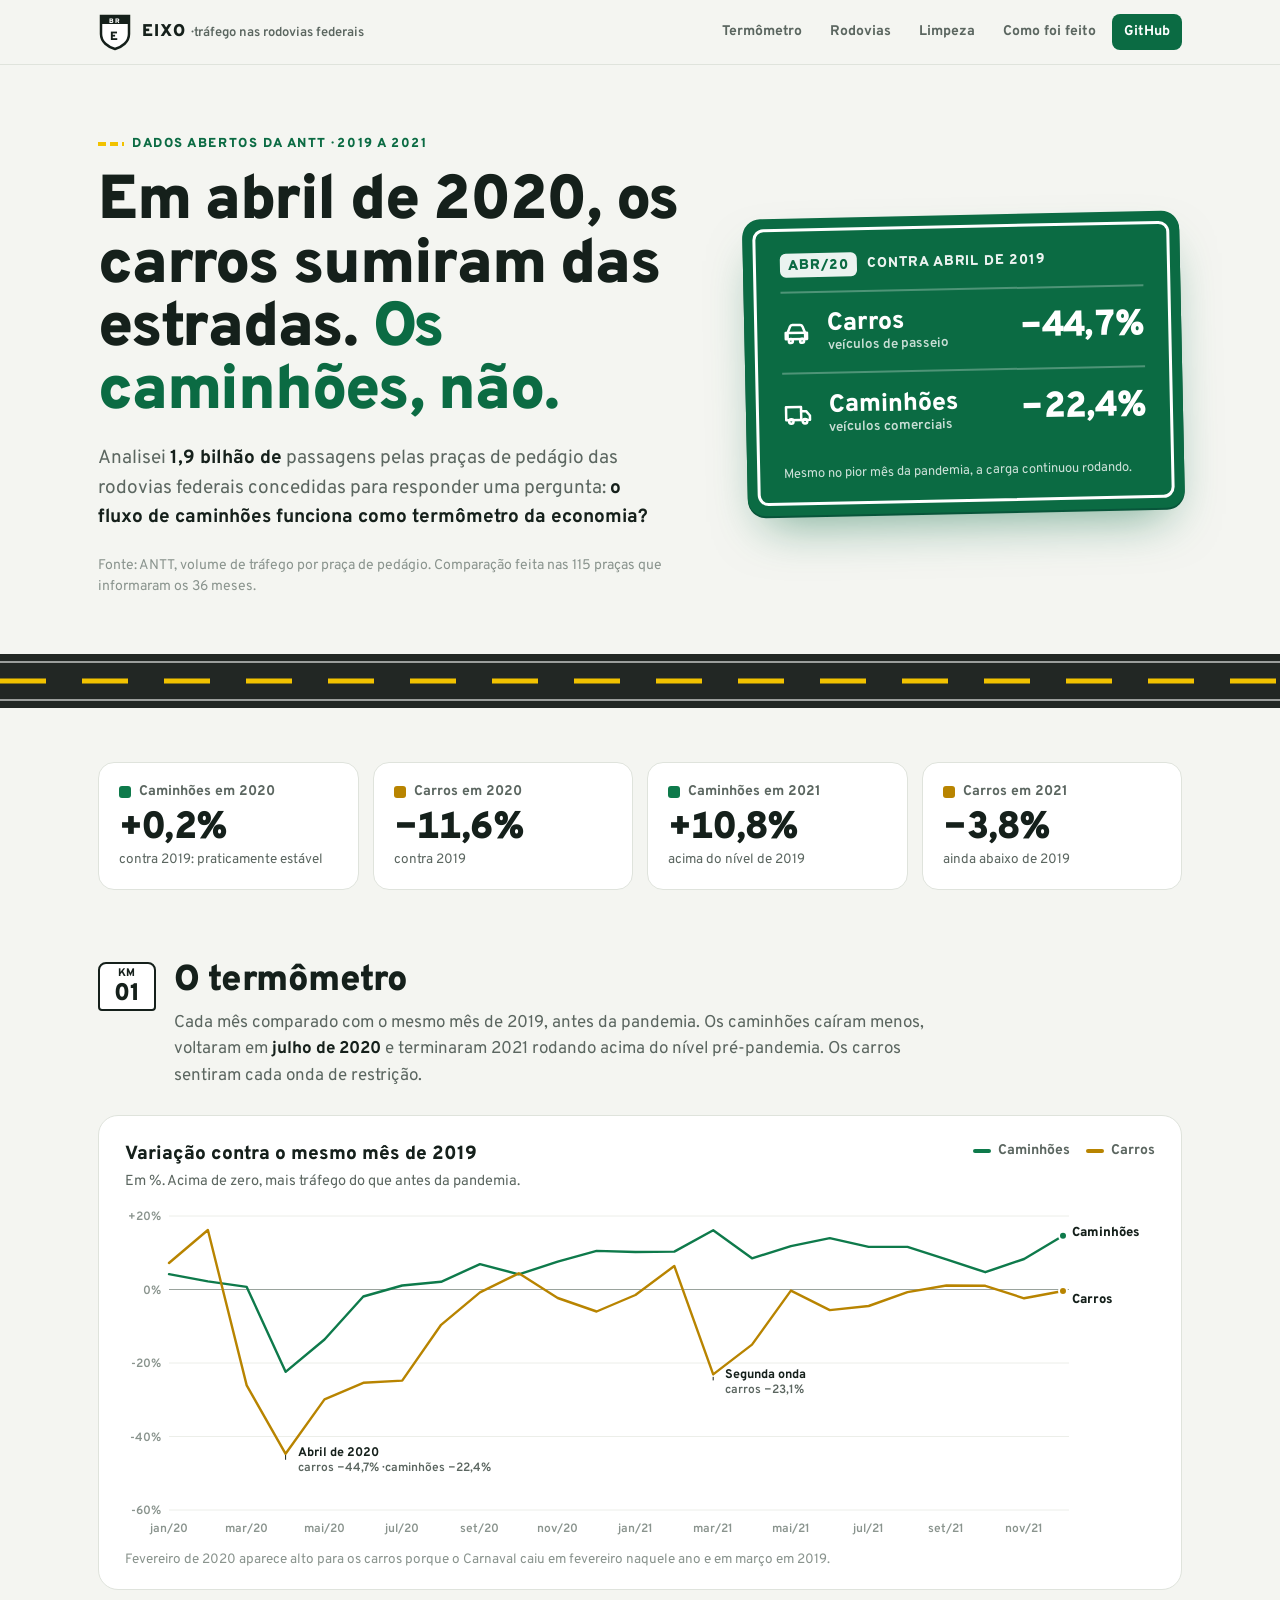
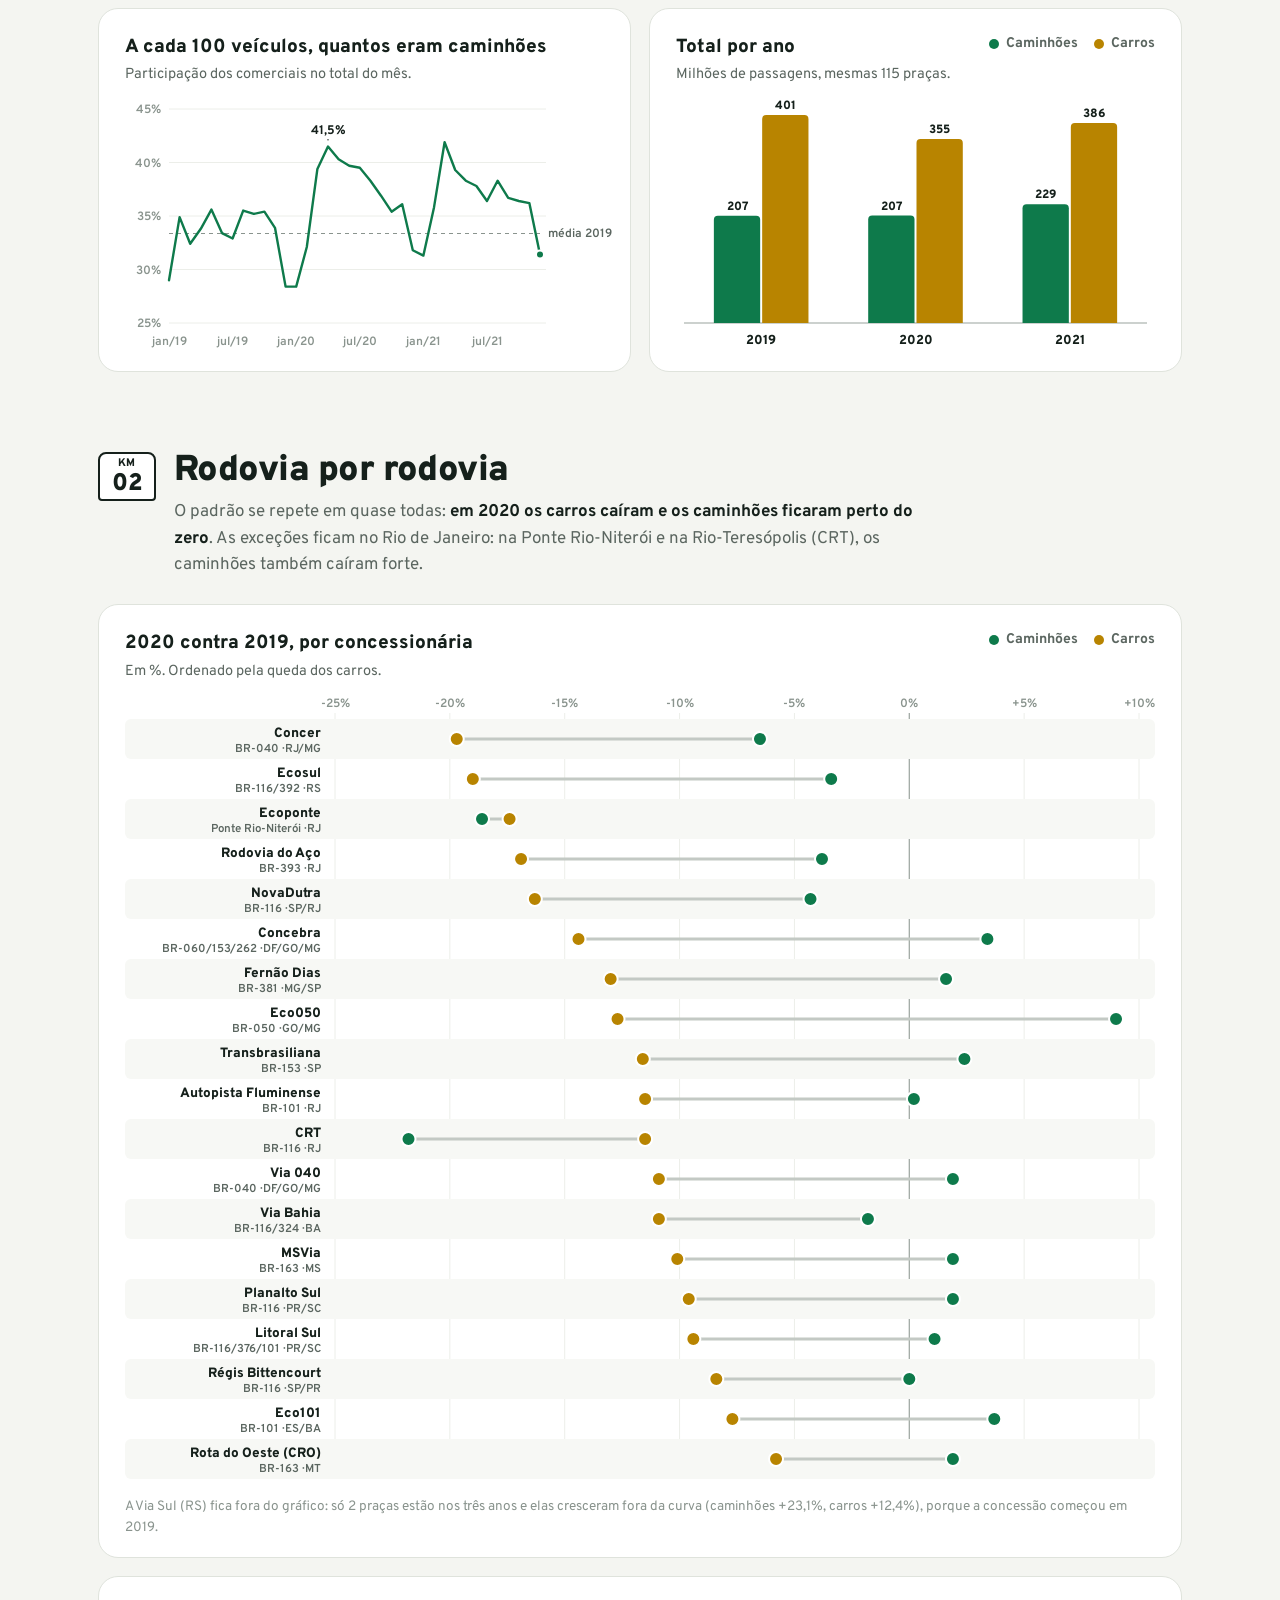
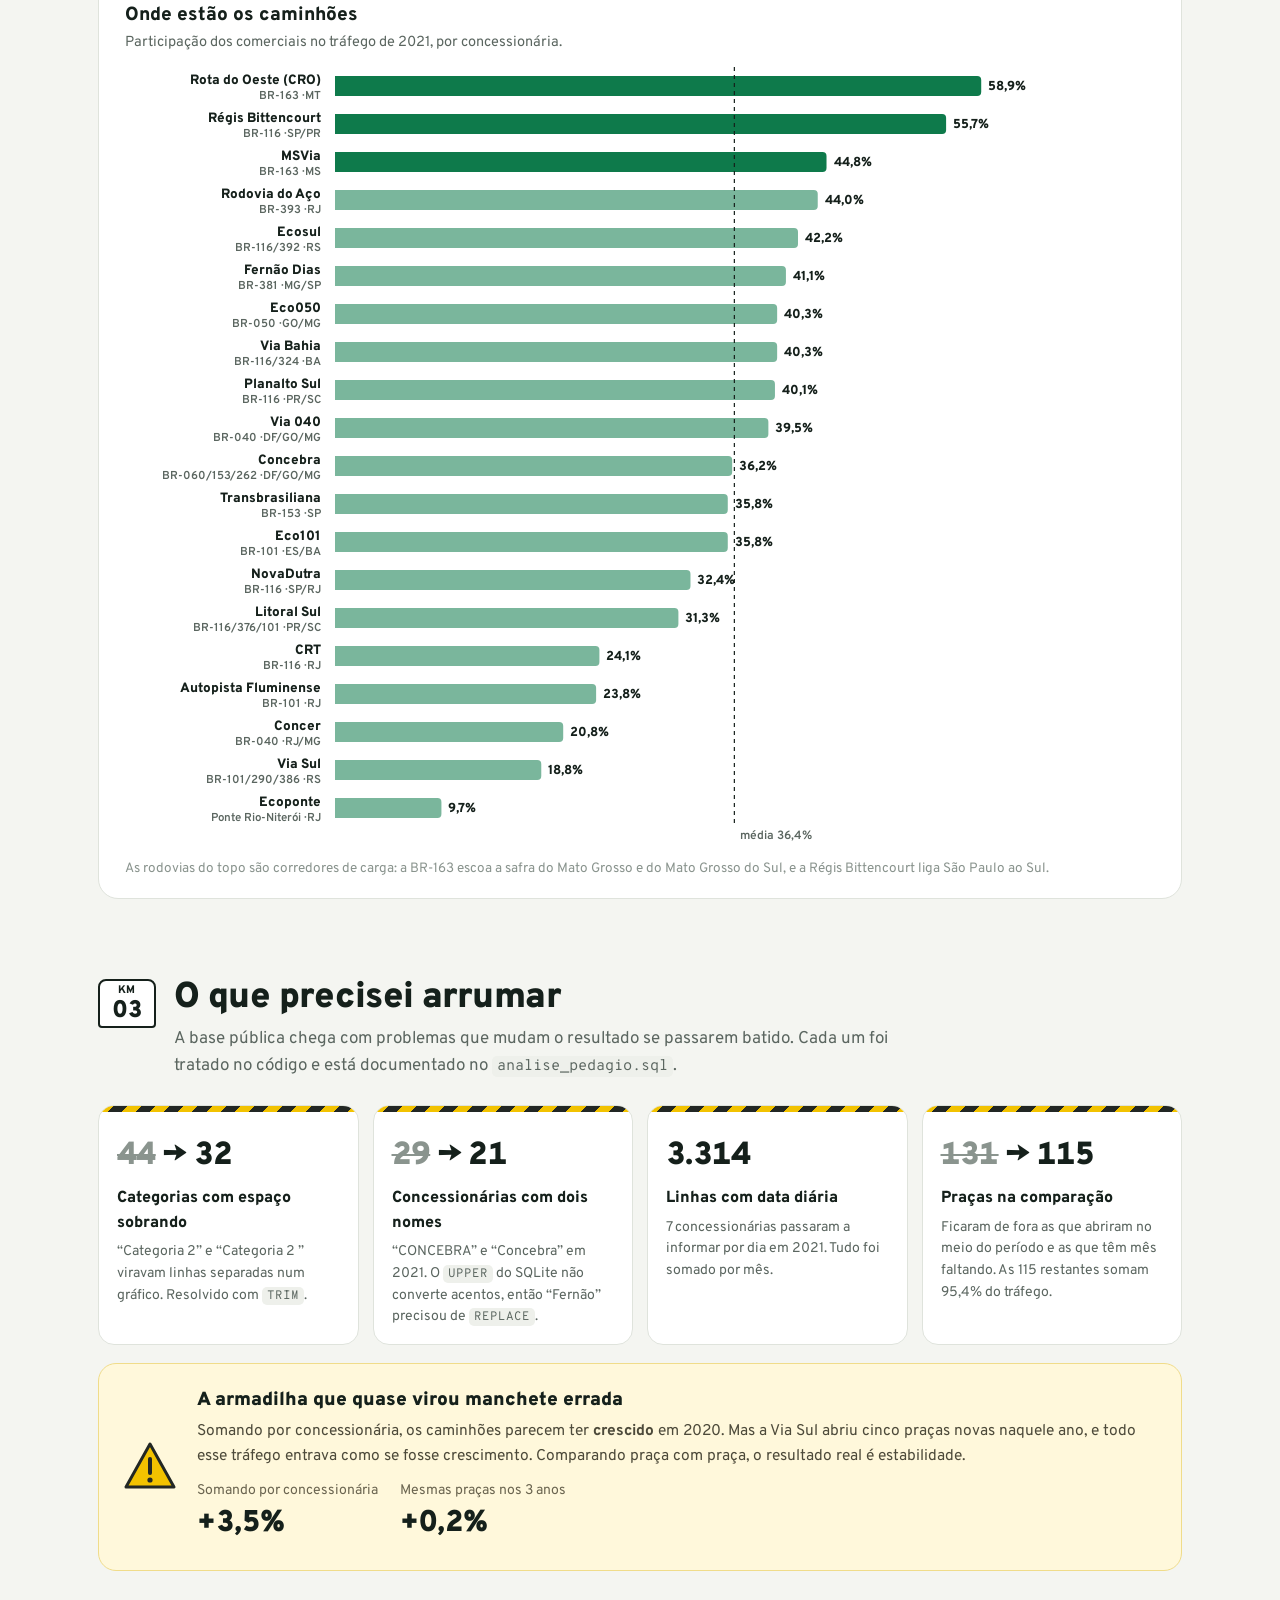
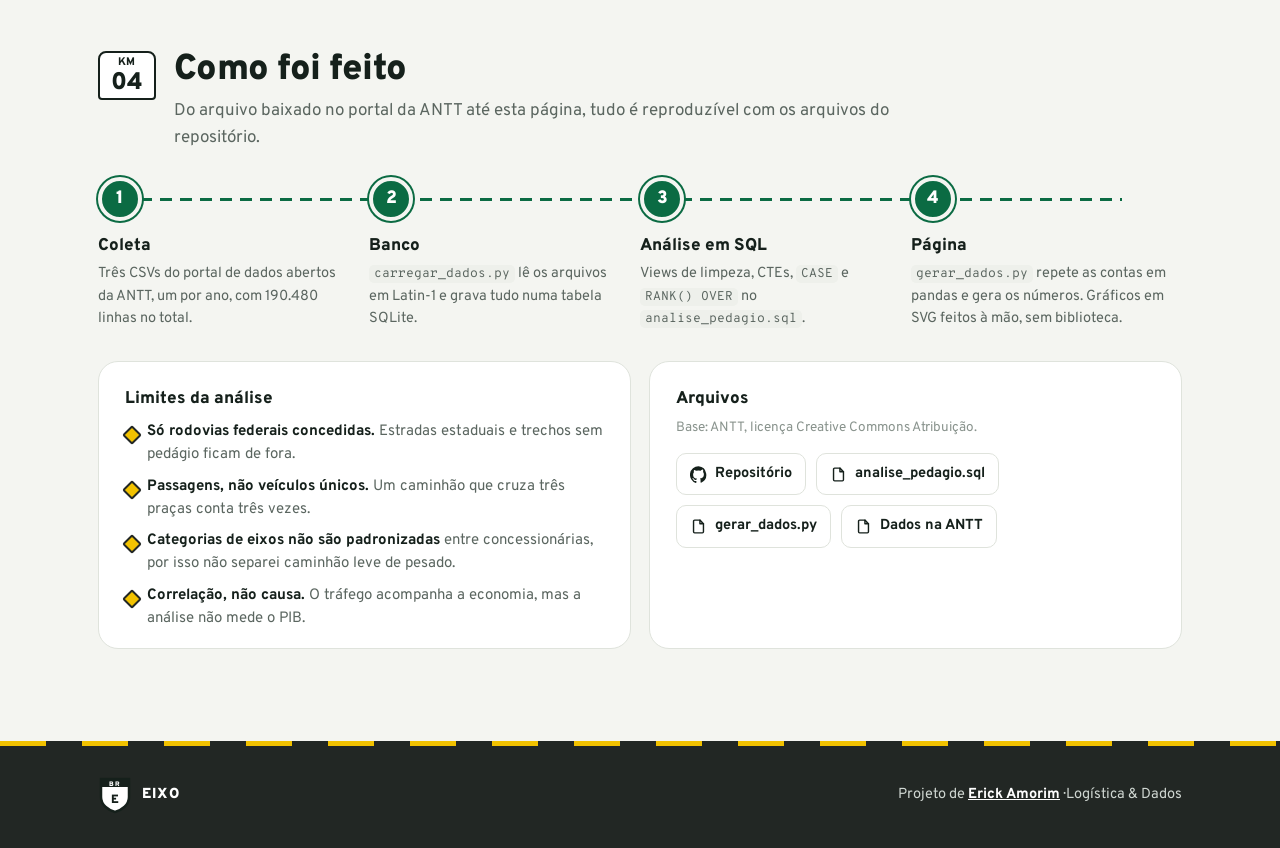
<file: trafego-pedagios/index.html>
<!DOCTYPE html>
<html lang="pt-BR">
<head>
<meta charset="utf-8">
<meta name="viewport" content="width=device-width, initial-scale=1">
<title>EIXO · Os pedágios como termômetro da economia</title>
<meta name="description" content="Análise do tráfego nas praças de pedágio das rodovias federais (ANTT, 2019 a 2021): carros e caminhões antes, durante e depois da pandemia. Projeto de Erick Amorim.">
<meta property="og:title" content="EIXO · Os pedágios como termômetro da economia">
<meta property="og:description" content="Em abril de 2020, os carros sumiram das estradas. Os caminhões, não. Dados abertos da ANTT, 115 praças, 2019 a 2021.">
<meta property="og:image" content="https://erickkamorim.github.io/trafego-pedagios/img/capa.png">
<link rel="preconnect" href="https://fonts.googleapis.com">
<link rel="preconnect" href="https://fonts.gstatic.com" crossorigin>
<link href="https://fonts.googleapis.com/css2?family=Overpass:wght@400;500;600;700;800;900&family=Overpass+Mono:wght@500;600;700&display=swap" rel="stylesheet">
<link rel="icon" href="data:image/svg+xml,<svg xmlns='http://www.w3.org/2000/svg' viewBox='0 0 32 32'><rect width='32' height='32' rx='7' fill='%230b6b43'/><rect x='3' y='3' width='26' height='26' rx='5' fill='none' stroke='white' stroke-width='2'/><text x='16' y='22' font-family='Arial' font-weight='900' font-size='15' fill='white' text-anchor='middle'>E</text></svg>">
<style>
  :root {
    --bg: #f4f5f1; --papel: #ffffff; --tinta: #15201b; --mut: #5b6660; --mut2: #8a948e; --linha: #dfe3dc;
    --placa: #0b6b43; --placa-esc: #08553a; --asfalto: #222724; --faixa: #f2c200;
    --cam: #0e7a4b;   /* caminhões (comerciais) */
    --car: #b88400;   /* carros (passeio) */
    --larg: 1140px;
    --fonte: "Overpass", system-ui, sans-serif; --mono: "Overpass Mono", ui-monospace, monospace;
  }
  * { box-sizing: border-box; margin: 0; padding: 0; }
  html { scroll-behavior: smooth; }
  body { background: var(--bg); color: var(--tinta); font-family: var(--fonte); font-size: 17px; line-height: 1.55;
         -webkit-font-smoothing: antialiased; }
  a { color: inherit; }
  .wrap { max-width: var(--larg); margin: 0 auto; padding: 0 28px; }
  .num { font-variant-numeric: tabular-nums; }
  .grande { font-family: var(--fonte); font-weight: 900; font-variant-numeric: tabular-nums; letter-spacing: -.02em; }

  /* ---------- topo ---------- */
  header.topo { position: sticky; top: 0; z-index: 20; background: rgba(244,245,241,.9); backdrop-filter: blur(10px);
                -webkit-backdrop-filter: blur(10px); border-bottom: 1px solid var(--linha); }
  .topo .wrap { display: flex; align-items: center; gap: 22px; height: 64px; }
  .marca { display: flex; align-items: center; gap: 10px; text-decoration: none; font-weight: 900; letter-spacing: .06em; }
  .escudo { width: 34px; height: 38px; flex: none; }
  .marca small { font-weight: 600; letter-spacing: 0; color: var(--mut); font-size: 13px; }
  .topo nav { margin-left: auto; display: flex; gap: 4px; }
  .topo nav a { text-decoration: none; font-weight: 700; font-size: 14px; padding: 7px 12px; border-radius: 8px; color: var(--mut); }
  .topo nav a:hover { color: var(--tinta); background: #e7eae4; }
  .topo nav a.gh { color: #fff; background: var(--placa); }
  .topo nav a.gh:hover { background: var(--placa-esc); }

  /* ---------- abertura ---------- */
  .abertura { padding: 64px 0 56px; }
  .abertura .wrap { display: grid; grid-template-columns: 1.15fr .85fr; gap: 56px; align-items: center; }
  .chapeu { display: inline-flex; align-items: center; gap: 8px; font-weight: 800; font-size: 13px; letter-spacing: .12em;
            text-transform: uppercase; color: var(--placa); }
  .chapeu::before { content: ""; width: 26px; height: 4px; background: repeating-linear-gradient(90deg, var(--faixa) 0 8px, transparent 8px 12px); }
  h1 { font-weight: 900; font-size: clamp(36px, 5.2vw, 62px); line-height: 1.02; letter-spacing: -.02em; margin: 16px 0 20px; }
  h1 em { font-style: normal; color: var(--placa); }
  .lead { font-size: 19px; color: var(--mut); max-width: 560px; }
  .lead b { color: var(--tinta); }
  .fonte-linha { margin-top: 22px; font-size: 14px; color: var(--mut2); }

  /* placa de rodovia (destino e distância) */
  .placa { background: var(--placa); border-radius: 18px; padding: 10px; color: #fff;
           box-shadow: 0 2px 0 var(--placa-esc), 0 24px 50px -18px rgba(11,107,67,.55); transform: rotate(-1.2deg); }
  .placa-in { border: 3px solid #fff; border-radius: 11px; padding: 22px 24px 18px; }
  .placa-topo { display: flex; align-items: center; gap: 10px; font-weight: 800; font-size: 14px; letter-spacing: .06em;
                text-transform: uppercase; opacity: .92; margin-bottom: 14px; }
  .placa-topo .br { background: #fff; color: var(--placa); border-radius: 6px; padding: 2px 8px 0; font-weight: 900; }
  .destino { display: grid; grid-template-columns: 34px 1fr auto; align-items: center; gap: 12px; padding: 12px 0;
             border-top: 2px solid rgba(255,255,255,.28); }
  .destino:first-of-type { border-top: 0; }
  .destino svg { width: 30px; height: 30px; }
  .destino .nome { font-weight: 800; font-size: 25px; line-height: 1.1; }
  .destino .nome small { display: block; font-weight: 600; font-size: 13.5px; opacity: .78; }
  .destino .km { font-weight: 900; font-size: 36px; letter-spacing: -.02em; font-variant-numeric: tabular-nums; }
  .placa-pe { margin-top: 10px; font-size: 13px; opacity: .8; }

  /* faixa de asfalto entre partes */
  .asfalto { height: 54px; background: var(--asfalto); position: relative; overflow: hidden; }
  .asfalto::after { content: ""; position: absolute; left: 0; right: 0; top: 50%; height: 5px; transform: translateY(-50%);
                    background: repeating-linear-gradient(90deg, var(--faixa) 0 46px, transparent 46px 82px); }
  .asfalto::before { content: ""; position: absolute; left: 0; right: 0; top: 7px; bottom: 7px;
                     border-top: 2px solid rgba(255,255,255,.55); border-bottom: 2px solid rgba(255,255,255,.55); }

  /* ---------- números ---------- */
  .kpis { display: grid; grid-template-columns: repeat(4, 1fr); gap: 14px; margin: 54px 0 0; }
  .kpi { background: var(--papel); border: 1px solid var(--linha); border-radius: 16px; padding: 18px 20px; }
  .kpi .rot { display: flex; align-items: center; gap: 8px; font-weight: 700; font-size: 14px; color: var(--mut); }
  .kpi .rot i { width: 12px; height: 12px; border-radius: 3px; flex: none; }
  .kpi .v { font-weight: 900; font-size: 38px; letter-spacing: -.02em; margin-top: 4px; line-height: 1.15; font-variant-numeric: tabular-nums; }
  .kpi .d { font-size: 13.5px; color: var(--mut); }

  /* ---------- seções ---------- */
  section.parte { padding: 72px 0 8px; scroll-margin-top: 64px; }
  .cab { display: flex; gap: 18px; align-items: flex-start; margin-bottom: 26px; }
  .marco { flex: none; width: 58px; border: 2.5px solid var(--tinta); border-radius: 8px 8px 4px 4px; background: #fff;
           text-align: center; padding: 4px 0 3px; line-height: 1; }
  .marco small { display: block; font-weight: 800; font-size: 11px; letter-spacing: .08em; }
  .marco b { display: block; font-weight: 900; font-size: 24px; margin-top: 3px; }
  h2 { font-weight: 900; font-size: clamp(26px, 3.2vw, 36px); line-height: 1.1; letter-spacing: -.015em; }
  .cab p { color: var(--mut); margin-top: 8px; max-width: 760px; }
  .cab p b { color: var(--tinta); }

  .cartao { background: var(--papel); border: 1px solid var(--linha); border-radius: 20px; padding: 24px 26px 18px; }
  .cartao + .cartao { margin-top: 18px; }
  .duas .cartao, .limites .cartao { margin-top: 0; }
  .ct-topo { display: flex; justify-content: space-between; align-items: flex-start; gap: 16px; flex-wrap: wrap; margin-bottom: 6px; }
  .ct-topo h3 { font-weight: 800; font-size: 19px; }
  .ct-topo p { color: var(--mut); font-size: 14.5px; margin-top: 2px; }
  .legenda { display: flex; gap: 16px; font-size: 14px; font-weight: 700; color: var(--mut); }
  .legenda span { display: inline-flex; align-items: center; gap: 7px; }
  .legenda i { width: 18px; height: 4px; border-radius: 2px; }
  .legenda i.pt { width: 10px; height: 10px; border-radius: 50%; }
  .grafico { position: relative; width: 100%; }
  .grafico svg { display: block; width: 100%; overflow: visible; }
  .nota { font-size: 13.5px; color: var(--mut2); margin-top: 10px; }

  .duas { display: grid; grid-template-columns: 1fr 1fr; gap: 18px; }

  svg text { font-family: var(--fonte); }
  .eixo-t { fill: var(--mut2); font-size: 12px; font-weight: 600; }
  .grade { stroke: #eceee9; stroke-width: 1; }
  .zero { stroke: #9aa39d; stroke-width: 1.2; }
  .rotulo { font-size: 13px; font-weight: 800; }
  .anot { fill: var(--tinta); font-size: 12.5px; font-weight: 700; }
  .anot-s { fill: var(--mut); font-size: 12px; font-weight: 600; }

  /* tooltip */
  .dica { position: absolute; pointer-events: none; z-index: 5; background: var(--tinta); color: #fff; border-radius: 10px;
          padding: 9px 12px; font-size: 13px; line-height: 1.4; min-width: 150px; opacity: 0; transition: opacity .12s;
          box-shadow: 0 10px 24px rgba(0,0,0,.18); }
  .dica.on { opacity: 1; }
  .dica b { display: block; font-size: 13.5px; margin-bottom: 3px; }
  .dica .l { display: flex; justify-content: space-between; gap: 14px; }
  .dica .l span { display: inline-flex; align-items: center; gap: 6px; color: #cfd6d1; }
  .dica .l i { width: 9px; height: 9px; border-radius: 2px; }
  .dica .num { font-weight: 700; }

  /* limpeza */
  .sujeiras { display: grid; grid-template-columns: repeat(4, 1fr); gap: 14px; }
  .suj { background: var(--papel); border: 1px solid var(--linha); border-radius: 16px; padding: 18px 18px 16px; position: relative; overflow: hidden; }
  .suj::before { content: ""; position: absolute; left: 0; top: 0; right: 0; height: 6px;
                 background: repeating-linear-gradient(135deg, var(--faixa) 0 10px, var(--asfalto) 10px 20px); }
  .suj .antes { font-weight: 900; font-size: 32px; margin-top: 8px; letter-spacing: -.02em; font-variant-numeric: tabular-nums; }
  .suj .antes s { color: var(--mut2); text-decoration-thickness: 2px; }
  .suj h4 { font-weight: 800; font-size: 16px; margin-top: 4px; }
  .suj p { font-size: 14px; color: var(--mut); margin-top: 6px; }
  .suj code, .cab code, .como code, .parada code { font-family: var(--mono); font-size: .88em; background: #eef0eb; border-radius: 5px; padding: 1px 5px; }

  .armadilha { margin-top: 18px; display: grid; grid-template-columns: auto 1fr; gap: 20px; align-items: center;
               background: #fff8db; border: 1px solid #f0dc8a; border-radius: 18px; padding: 22px 24px; }
  .armadilha .ic { width: 54px; height: 54px; }
  .armadilha h4 { font-weight: 900; font-size: 19px; }
  .armadilha p { color: #4d4a3a; font-size: 15.5px; margin-top: 4px; }
  .armadilha .comp { display: flex; gap: 22px; margin-top: 12px; flex-wrap: wrap; }
  .armadilha .comp div { font-size: 14px; color: #6b6550; }
  .armadilha .comp b { display: block; font-weight: 900; font-size: 30px; color: var(--tinta); font-variant-numeric: tabular-nums; }

  /* como foi feito */
  .rota { display: grid; grid-template-columns: repeat(4, 1fr); gap: 0; margin-top: 6px; position: relative; }
  .parada { position: relative; padding: 0 16px 0 0; }
  .parada .pino { width: 44px; height: 44px; border-radius: 50%; background: var(--placa); color: #fff; display: grid; place-items: center;
                  font-weight: 900; font-size: 18px; border: 4px solid var(--bg); box-shadow: 0 0 0 2px var(--placa);
                  position: relative; z-index: 1; }
  .rota::before { content: ""; position: absolute; left: 22px; right: 60px; top: 21px; height: 3px;
                  background: repeating-linear-gradient(90deg, var(--placa) 0 12px, transparent 12px 20px); }
  .parada h4 { font-weight: 800; font-size: 17px; margin-top: 12px; }
  .parada p { font-size: 14.5px; color: var(--mut); margin-top: 4px; }
  .limites { margin-top: 30px; display: grid; grid-template-columns: 1fr 1fr; gap: 18px; }
  .limites ul { list-style: none; }
  .limites li { position: relative; padding-left: 22px; font-size: 15px; color: var(--mut); margin-top: 8px; }
  .limites li::before { content: ""; position: absolute; left: 0; top: 8px; width: 10px; height: 10px; border-radius: 2px; background: var(--faixa);
                        border: 2px solid var(--asfalto); transform: rotate(45deg); }
  .limites li b { color: var(--tinta); }
  .limites h4 { font-weight: 800; font-size: 17px; }
  .arquivos { display: flex; flex-wrap: wrap; gap: 10px; margin-top: 14px; }
  .arquivos a { display: inline-flex; align-items: center; gap: 8px; text-decoration: none; font-weight: 700; font-size: 14.5px;
                background: var(--papel); border: 1px solid var(--linha); border-radius: 10px; padding: 9px 13px; }
  .arquivos a:hover { border-color: var(--placa); color: var(--placa); }
  .arquivos svg { width: 17px; height: 17px; }

  footer { margin-top: 84px; background: var(--asfalto); color: #cfd6d1; }
  footer .faixa { height: 5px; background: repeating-linear-gradient(90deg, var(--faixa) 0 46px, transparent 46px 82px); }
  footer .wrap { display: flex; justify-content: space-between; align-items: center; gap: 20px; flex-wrap: wrap; padding-top: 30px; padding-bottom: 34px; font-size: 14.5px; }
  footer a { color: #fff; font-weight: 700; }
  footer .marca { color: #fff; }

  @media (max-width: 980px) {
    .abertura .wrap { grid-template-columns: 1fr; gap: 40px; }
    .placa { max-width: 520px; }
    .kpis, .sujeiras { grid-template-columns: 1fr 1fr; }
    .duas, .limites { grid-template-columns: 1fr; }
    .rota { grid-template-columns: 1fr 1fr; row-gap: 26px; }
    .rota::before { display: none; }
  }
  @media (max-width: 640px) {
    body { font-size: 16px; }
    .wrap { padding: 0 18px; }
    .topo nav a:not(.gh), .topo .marca small { display: none; }
    .abertura { padding: 40px 0 44px; }
    .lead { font-size: 17px; }
    .destino .nome { font-size: 20px; } .destino .km { font-size: 27px; }
    .placa-in { padding: 18px 16px 14px; }
    .kpi .v { font-size: 27px; }
    .cartao { padding: 18px 14px 14px; border-radius: 16px; }
    .cab { gap: 14px; } .marco { width: 50px; } .marco b { font-size: 20px; }
    .sujeiras, .rota { grid-template-columns: 1fr; }
    .armadilha { grid-template-columns: 1fr; }
    section.parte { padding-top: 56px; }
  }
  @media (prefers-reduced-motion: reduce) { html { scroll-behavior: auto; } }
</style>
</head>
<body>

<svg width="0" height="0" style="position:absolute" aria-hidden="true">
  <defs>
    <symbol id="i-carro" viewBox="0 0 24 24" fill="none" stroke="currentColor" stroke-width="2" stroke-linecap="round" stroke-linejoin="round">
      <path d="M5 16V11.5L7 6.5C7.3 5.7 8 5.2 8.9 5.2H15.1C16 5.2 16.7 5.7 17 6.5L19 11.5V16"/><path d="M3.5 11.5H20.5V16.5H3.5Z"/><circle cx="7.5" cy="18" r="1.6"/><circle cx="16.5" cy="18" r="1.6"/>
    </symbol>
    <symbol id="i-caminhao" viewBox="0 0 24 24" fill="none" stroke="currentColor" stroke-width="2" stroke-linecap="round" stroke-linejoin="round">
      <path d="M2.5 6H14.5V16.5H2.5Z"/><path d="M14.5 9.5H18.5L21.5 13V16.5H14.5"/><circle cx="6.5" cy="17.5" r="1.8"/><circle cx="17.5" cy="17.5" r="1.8"/>
    </symbol>
    <symbol id="i-down" viewBox="0 0 24 24" fill="none" stroke="currentColor" stroke-width="2"><path d="M12 5v14M5 12l7 7 7-7"/></symbol>
    <symbol id="i-gh" viewBox="0 0 24 24" fill="currentColor"><path d="M12 .5a12 12 0 0 0-3.8 23.4c.6.1.8-.3.8-.6v-2.1c-3.3.7-4-1.6-4-1.6-.6-1.4-1.4-1.8-1.4-1.8-1.1-.7.1-.7.1-.7 1.2.1 1.9 1.3 1.9 1.3 1.1 1.8 2.8 1.3 3.5 1 .1-.8.4-1.3.8-1.6-2.7-.3-5.5-1.3-5.5-5.9 0-1.3.5-2.4 1.2-3.2-.1-.3-.5-1.5.1-3.2 0 0 1-.3 3.3 1.2a11.5 11.5 0 0 1 6 0C17.3 4.8 18.3 5.1 18.3 5.1c.7 1.7.2 2.9.1 3.2.8.8 1.2 1.9 1.2 3.2 0 4.6-2.8 5.6-5.5 5.9.4.4.8 1.1.8 2.2v3.3c0 .3.2.7.8.6A12 12 0 0 0 12 .5Z"/></symbol>
    <symbol id="i-arq" viewBox="0 0 24 24" fill="none" stroke="currentColor" stroke-width="2" stroke-linecap="round" stroke-linejoin="round"><path d="M14 3H6.5A1.5 1.5 0 0 0 5 4.5v15A1.5 1.5 0 0 0 6.5 21h11a1.5 1.5 0 0 0 1.5-1.5V8Z"/><path d="M14 3v5h5"/></symbol>
    <symbol id="i-escudo" viewBox="0 0 34 38">
      <path d="M3 3H31V21C31 29 24 34 17 36C10 34 3 29 3 21Z" fill="#fff" stroke="#15201b" stroke-width="2.5"/>
      <path d="M3 3H31V11H3Z" fill="#15201b"/>
      <text x="17" y="9.6" text-anchor="middle" font-size="6.5" font-weight="900" fill="#fff" font-family="Overpass, Arial">BR</text>
      <text x="17" y="27" text-anchor="middle" font-size="12" font-weight="900" fill="#15201b" font-family="Overpass, Arial">E</text>
    </symbol>
  </defs>
</svg>

<header class="topo">
  <div class="wrap">
    <a class="marca" href="#"><svg class="escudo"><use href="#i-escudo"/></svg><span>EIXO <small>· tráfego nas rodovias federais</small></span></a>
    <nav>
      <a href="#termometro">Termômetro</a>
      <a href="#concessionarias">Rodovias</a>
      <a href="#limpeza">Limpeza</a>
      <a href="#como">Como foi feito</a>
      <a class="gh" href="https://github.com/erickkamorim/trafego-pedagios">GitHub</a>
    </nav>
  </div>
</header>

<section class="abertura">
  <div class="wrap">
    <div>
      <span class="chapeu">Dados abertos da ANTT · 2019 a 2021</span>
      <h1>Em abril de 2020, os carros sumiram das estradas. <em>Os caminhões, não.</em></h1>
      <p class="lead">Analisei <b id="t-total"></b> passagens pelas praças de pedágio das rodovias federais concedidas para responder uma pergunta: <b>o fluxo de caminhões funciona como termômetro da economia?</b></p>
      <p class="fonte-linha">Fonte: ANTT, volume de tráfego por praça de pedágio. Comparação feita nas <span id="t-pracas"></span> praças que informaram os 36 meses.</p>
    </div>
    <div class="placa" role="img" aria-label="Abril de 2020 contra abril de 2019">
      <div class="placa-in">
        <div class="placa-topo"><span class="br">ABR/20</span> contra abril de 2019</div>
        <div class="destino"><svg><use href="#i-carro"/></svg><div class="nome">Carros<small>veículos de passeio</small></div><div class="km" id="p-car"></div></div>
        <div class="destino"><svg><use href="#i-caminhao"/></svg><div class="nome">Caminhões<small>veículos comerciais</small></div><div class="km" id="p-cam"></div></div>
        <p class="placa-pe">Mesmo no pior mês da pandemia, a carga continuou rodando.</p>
      </div>
    </div>
  </div>
</section>

<div class="asfalto" aria-hidden="true"></div>

<main class="wrap">
  <div class="kpis" id="kpis"></div>

  <section class="parte" id="termometro">
    <div class="cab"><div class="marco"><small>KM</small><b>01</b></div>
      <div><h2>O termômetro</h2>
      <p>Cada mês comparado com o mesmo mês de 2019, antes da pandemia. Os caminhões caíram menos, voltaram em <b id="t-volta"></b> e terminaram 2021 rodando acima do nível pré-pandemia. Os carros sentiram cada onda de restrição.</p></div>
    </div>
    <div class="cartao">
      <div class="ct-topo">
        <div><h3>Variação contra o mesmo mês de 2019</h3><p>Em %. Acima de zero, mais tráfego do que antes da pandemia.</p></div>
        <div class="legenda"><span><i style="background:var(--cam)"></i>Caminhões</span><span><i style="background:var(--car)"></i>Carros</span></div>
      </div>
      <div class="grafico" id="g-termometro"></div>
      <p class="nota">Fevereiro de 2020 aparece alto para os carros porque o Carnaval caiu em fevereiro naquele ano e em março em 2019.</p>
    </div>
    <div class="duas" style="margin-top:18px">
      <div class="cartao">
        <div class="ct-topo"><div><h3>A cada 100 veículos, quantos eram caminhões</h3><p>Participação dos comerciais no total do mês.</p></div></div>
        <div class="grafico" id="g-participacao"></div>
      </div>
      <div class="cartao">
        <div class="ct-topo">
          <div><h3>Total por ano</h3><p>Milhões de passagens, mesmas 115 praças.</p></div>
          <div class="legenda"><span><i class="pt" style="background:var(--cam)"></i>Caminhões</span><span><i class="pt" style="background:var(--car)"></i>Carros</span></div>
        </div>
        <div class="grafico" id="g-anos"></div>
      </div>
    </div>
  </section>

  <section class="parte" id="concessionarias">
    <div class="cab"><div class="marco"><small>KM</small><b>02</b></div>
      <div><h2>Rodovia por rodovia</h2>
      <p>O padrão se repete em quase todas: <b>em 2020 os carros caíram e os caminhões ficaram perto do zero</b>. As exceções ficam no Rio de Janeiro: na Ponte Rio-Niterói e na Rio-Teresópolis (CRT), os caminhões também caíram forte.</p></div>
    </div>
    <div class="cartao">
      <div class="ct-topo">
        <div><h3>2020 contra 2019, por concessionária</h3><p>Em %. Ordenado pela queda dos carros.</p></div>
        <div class="legenda"><span><i class="pt" style="background:var(--cam)"></i>Caminhões</span><span><i class="pt" style="background:var(--car)"></i>Carros</span></div>
      </div>
      <div class="grafico" id="g-conc"></div>
      <p class="nota" id="n-conc"></p>
    </div>
    <div class="cartao">
      <div class="ct-topo"><div><h3>Onde estão os caminhões</h3><p>Participação dos comerciais no tráfego de 2021, por concessionária.</p></div></div>
      <div class="grafico" id="g-part"></div>
      <p class="nota">As rodovias do topo são corredores de carga: a BR-163 escoa a safra do Mato Grosso e do Mato Grosso do Sul, e a Régis Bittencourt liga São Paulo ao Sul.</p>
    </div>
  </section>

  <section class="parte" id="limpeza">
    <div class="cab"><div class="marco"><small>KM</small><b>03</b></div>
      <div><h2>O que precisei arrumar</h2>
      <p>A base pública chega com problemas que mudam o resultado se passarem batido. Cada um foi tratado no código e está documentado no <code>analise_pedagio.sql</code>.</p></div>
    </div>
    <div class="sujeiras" id="sujeiras"></div>
    <div class="armadilha">
      <svg class="ic" viewBox="0 0 54 54" aria-hidden="true"><path d="M27 4 51 47H3Z" fill="#f2c200" stroke="#222724" stroke-width="3" stroke-linejoin="round"/><path d="M27 19v14" stroke="#222724" stroke-width="4" stroke-linecap="round"/><circle cx="27" cy="40" r="2.6" fill="#222724"/></svg>
      <div>
        <h4>A armadilha que quase virou manchete errada</h4>
        <p>Somando por concessionária, os caminhões parecem ter <b>crescido</b> em 2020. Mas a Via Sul abriu cinco praças novas naquele ano, e todo esse tráfego entrava como se fosse crescimento. Comparando praça com praça, o resultado real é estabilidade.</p>
        <div class="comp">
          <div>Somando por concessionária<b id="a-conc"></b></div>
          <div>Mesmas praças nos 3 anos<b id="a-praca"></b></div>
        </div>
      </div>
    </div>
  </section>

  <section class="parte" id="como">
    <div class="cab"><div class="marco"><small>KM</small><b>04</b></div>
      <div><h2>Como foi feito</h2>
      <p>Do arquivo baixado no portal da ANTT até esta página, tudo é reproduzível com os arquivos do repositório.</p></div>
    </div>
    <div class="rota">
      <div class="parada"><div class="pino">1</div><h4>Coleta</h4><p>Três CSVs do portal de dados abertos da ANTT, um por ano, com <span id="c-linhas"></span> linhas no total.</p></div>
      <div class="parada"><div class="pino">2</div><h4>Banco</h4><p><code>carregar_dados.py</code> lê os arquivos em Latin-1 e grava tudo numa tabela SQLite.</p></div>
      <div class="parada"><div class="pino">3</div><h4>Análise em SQL</h4><p>Views de limpeza, CTEs, <code>CASE</code> e <code>RANK() OVER</code> no <code>analise_pedagio.sql</code>.</p></div>
      <div class="parada"><div class="pino">4</div><h4>Página</h4><p><code>gerar_dados.py</code> repete as contas em pandas e gera os números. Gráficos em SVG feitos à mão, sem biblioteca.</p></div>
    </div>
    <div class="limites">
      <div class="cartao"><h4>Limites da análise</h4><ul>
        <li><b>Só rodovias federais concedidas.</b> Estradas estaduais e trechos sem pedágio ficam de fora.</li>
        <li><b>Passagens, não veículos únicos.</b> Um caminhão que cruza três praças conta três vezes.</li>
        <li><b>Categorias de eixos não são padronizadas</b> entre concessionárias, por isso não separei caminhão leve de pesado.</li>
        <li><b>Correlação, não causa.</b> O tráfego acompanha a economia, mas a análise não mede o PIB.</li>
      </ul></div>
      <div class="cartao"><h4>Arquivos</h4>
        <p class="nota" style="margin-top:6px">Base: ANTT, licença Creative Commons Atribuição.</p>
        <div class="arquivos">
          <a href="https://github.com/erickkamorim/trafego-pedagios"><svg><use href="#i-gh"/></svg>Repositório</a>
          <a href="https://github.com/erickkamorim/trafego-pedagios/blob/main/analise_pedagio.sql"><svg><use href="#i-arq"/></svg>analise_pedagio.sql</a>
          <a href="https://github.com/erickkamorim/trafego-pedagios/blob/main/scripts/gerar_dados.py"><svg><use href="#i-arq"/></svg>gerar_dados.py</a>
          <a href="https://dados.antt.gov.br/dataset/volume-trafego-praca-pedagio"><svg><use href="#i-arq"/></svg>Dados na ANTT</a>
        </div>
      </div>
    </div>
  </section>
</main>

<footer>
  <div class="faixa"></div>
  <div class="wrap">
    <a class="marca" href="#" style="text-decoration:none"><svg class="escudo"><use href="#i-escudo"/></svg><span>EIXO</span></a>
    <span>Projeto de <a href="https://erickkamorim.github.io/">Erick Amorim</a> · Logística &amp; Dados</span>
  </div>
</footer>

<script>
const D = {"destaque": {"abr_com": -22.4, "abr_pas": -44.7, "ano20_com": 0.2, "ano20_pas": -11.6, "ano21_com": 10.8, "ano21_pas": -3.8, "total_veiculos_mi": 1914.0, "pracas": 131, "concessionarias": 21, "ano20_com_por_conc": 3.5, "volta_comercial": "2020-07", "volta_passeio": null, "part_media_21": 36.4}, "sujeira": {"linhas": {"2019": 33371, "2020": 35300, "2021": 121809}, "categorias_brutas": 44, "categorias_trim": 32, "nomes_conc_2021_brutos": 29, "linhas_diarias": 3314, "nomes_conc_2021_limpos": 21, "concessionarias_dias": ["CRT", "Eco050", "Ecoponte", "Ecosul", "Ecovias do Cerrado", "Rota do Oeste (CRO)", "Transbrasiliana"], "pracas_total": 131, "pracas_completas": 115, "pracas_fora": [{"praca": "P3 - Ituiutaba", "conc": "Ecovias do Cerrado", "meses": 10}, {"praca": "P4 - Santa Vitória", "conc": "Ecovias do Cerrado", "meses": 10}, {"praca": "P5 - Paranaiguara", "conc": "Ecovias do Cerrado", "meses": 10}, {"praca": "P6 - Cachoeira Alta", "conc": "Ecovias do Cerrado", "meses": 12}, {"praca": "P7 - Jataí", "conc": "Ecovias do Cerrado", "meses": 12}, {"praca": "P1 - Uberlândia", "conc": "Ecovias do Cerrado", "meses": 13}, {"praca": "P2 - Monte Alegre", "conc": "Ecovias do Cerrado", "meses": 14}, {"praca": "P1-Três Cachoeiras", "conc": "Via Sul", "meses": 24}, {"praca": "P4-Montenegro", "conc": "Via Sul", "meses": 24}, {"praca": "P5-Paverama", "conc": "Via Sul", "meses": 24}, {"praca": "P6-Fontoura Xavier", "conc": "Via Sul", "meses": 24}, {"praca": "P7-Victor Graeff", "conc": "Via Sul", "meses": 24}, {"praca": "Araguari I", "conc": "Eco050", "meses": 35}, {"praca": "Araguari Ii", "conc": "Eco050", "meses": 35}, {"praca": "Campo Alegre", "conc": "Eco050", "meses": 35}, {"praca": "Ipameri", "conc": "Eco050", "meses": 35}], "cobertura_volume": 95.4, "conc_painel": 20}, "anos": [{"ano": 2019, "comercial": 206.8, "passeio": 401.2, "moto": 14.0}, {"ano": 2020, "comercial": 207.3, "passeio": 354.8, "moto": 13.0}, {"ano": 2021, "comercial": 229.0, "passeio": 386.0, "moto": 13.2}], "serie": [{"mes": "2019-01", "comercial": 16.246, "passeio": 38.638, "moto": 1.206}, {"mes": "2019-02", "comercial": 15.92, "passeio": 28.666, "moto": 1.004}, {"mes": "2019-03", "comercial": 16.741, "passeio": 33.699, "moto": 1.215}, {"mes": "2019-04", "comercial": 16.632, "passeio": 31.402, "moto": 1.189}, {"mes": "2019-05", "comercial": 17.347, "passeio": 30.275, "moto": 1.159}, {"mes": "2019-06", "comercial": 16.489, "passeio": 31.674, "moto": 1.209}, {"mes": "2019-07", "comercial": 17.935, "passeio": 35.471, "moto": 1.144}, {"mes": "2019-08", "comercial": 18.204, "passeio": 31.874, "moto": 1.131}, {"mes": "2019-09", "comercial": 17.762, "passeio": 31.563, "moto": 1.124}, {"mes": "2019-10", "comercial": 18.935, "passeio": 33.31, "moto": 1.221}, {"mes": "2019-11", "comercial": 17.696, "passeio": 33.358, "moto": 1.156}, {"mes": "2019-12", "comercial": 16.874, "passeio": 41.249, "moto": 1.286}, {"mes": "2020-01", "comercial": 16.933, "passeio": 41.431, "moto": 1.201}, {"mes": "2020-02", "comercial": 16.277, "passeio": 33.311, "moto": 1.079}, {"mes": "2020-03", "comercial": 16.853, "passeio": 24.887, "moto": 1.048}, {"mes": "2020-04", "comercial": 12.914, "passeio": 17.353, "moto": 0.882}, {"mes": "2020-05", "comercial": 14.992, "passeio": 21.234, "moto": 0.959}, {"mes": "2020-06", "comercial": 16.178, "passeio": 23.622, "moto": 0.969}, {"mes": "2020-07", "comercial": 18.134, "passeio": 26.69, "moto": 1.065}, {"mes": "2020-08", "comercial": 18.588, "passeio": 28.829, "moto": 1.09}, {"mes": "2020-09", "comercial": 18.986, "passeio": 31.312, "moto": 1.185}, {"mes": "2020-10", "comercial": 19.715, "passeio": 34.768, "moto": 1.188}, {"mes": "2020-11", "comercial": 19.04, "passeio": 32.602, "moto": 1.149}, {"mes": "2020-12", "comercial": 18.644, "passeio": 38.755, "moto": 1.186}, {"mes": "2021-01", "comercial": 17.902, "passeio": 38.05, "moto": 1.217}, {"mes": "2021-02", "comercial": 17.565, "passeio": 30.513, "moto": 0.979}, {"mes": "2021-03", "comercial": 19.443, "passeio": 25.905, "moto": 1.086}, {"mes": "2021-04", "comercial": 18.038, "passeio": 26.706, "moto": 1.1}, {"mes": "2021-05", "comercial": 19.399, "passeio": 30.198, "moto": 1.091}, {"mes": "2021-06", "comercial": 18.79, "passeio": 29.899, "moto": 1.023}, {"mes": "2021-07", "comercial": 20.018, "passeio": 33.885, "moto": 1.061}, {"mes": "2021-08", "comercial": 20.311, "passeio": 31.64, "moto": 1.047}, {"mes": "2021-09", "comercial": 19.225, "passeio": 31.909, "moto": 1.207}, {"mes": "2021-10", "comercial": 19.83, "passeio": 33.631, "moto": 1.059}, {"mes": "2021-11", "comercial": 19.166, "passeio": 32.559, "moto": 1.148}, {"mes": "2021-12", "comercial": 19.341, "passeio": 41.089, "moto": 1.225}], "variacao": [{"mes": "2020-01", "comercial": 4.2, "passeio": 7.2}, {"mes": "2020-02", "comercial": 2.2, "passeio": 16.2}, {"mes": "2020-03", "comercial": 0.7, "passeio": -26.1}, {"mes": "2020-04", "comercial": -22.4, "passeio": -44.7}, {"mes": "2020-05", "comercial": -13.6, "passeio": -29.9}, {"mes": "2020-06", "comercial": -1.9, "passeio": -25.4}, {"mes": "2020-07", "comercial": 1.1, "passeio": -24.8}, {"mes": "2020-08", "comercial": 2.1, "passeio": -9.6}, {"mes": "2020-09", "comercial": 6.9, "passeio": -0.8}, {"mes": "2020-10", "comercial": 4.1, "passeio": 4.4}, {"mes": "2020-11", "comercial": 7.6, "passeio": -2.3}, {"mes": "2020-12", "comercial": 10.5, "passeio": -6.0}, {"mes": "2021-01", "comercial": 10.2, "passeio": -1.5}, {"mes": "2021-02", "comercial": 10.3, "passeio": 6.4}, {"mes": "2021-03", "comercial": 16.1, "passeio": -23.1}, {"mes": "2021-04", "comercial": 8.5, "passeio": -15.0}, {"mes": "2021-05", "comercial": 11.8, "passeio": -0.3}, {"mes": "2021-06", "comercial": 14.0, "passeio": -5.6}, {"mes": "2021-07", "comercial": 11.6, "passeio": -4.5}, {"mes": "2021-08", "comercial": 11.6, "passeio": -0.7}, {"mes": "2021-09", "comercial": 8.2, "passeio": 1.1}, {"mes": "2021-10", "comercial": 4.7, "passeio": 1.0}, {"mes": "2021-11", "comercial": 8.3, "passeio": -2.4}, {"mes": "2021-12", "comercial": 14.6, "passeio": -0.4}], "participacao": [{"mes": "2019-01", "comercial": 29.0}, {"mes": "2019-02", "comercial": 34.9}, {"mes": "2019-03", "comercial": 32.4}, {"mes": "2019-04", "comercial": 33.8}, {"mes": "2019-05", "comercial": 35.6}, {"mes": "2019-06", "comercial": 33.4}, {"mes": "2019-07", "comercial": 32.9}, {"mes": "2019-08", "comercial": 35.5}, {"mes": "2019-09", "comercial": 35.2}, {"mes": "2019-10", "comercial": 35.4}, {"mes": "2019-11", "comercial": 33.9}, {"mes": "2019-12", "comercial": 28.4}, {"mes": "2020-01", "comercial": 28.4}, {"mes": "2020-02", "comercial": 32.1}, {"mes": "2020-03", "comercial": 39.4}, {"mes": "2020-04", "comercial": 41.5}, {"mes": "2020-05", "comercial": 40.3}, {"mes": "2020-06", "comercial": 39.7}, {"mes": "2020-07", "comercial": 39.5}, {"mes": "2020-08", "comercial": 38.3}, {"mes": "2020-09", "comercial": 36.9}, {"mes": "2020-10", "comercial": 35.4}, {"mes": "2020-11", "comercial": 36.1}, {"mes": "2020-12", "comercial": 31.8}, {"mes": "2021-01", "comercial": 31.3}, {"mes": "2021-02", "comercial": 35.8}, {"mes": "2021-03", "comercial": 41.9}, {"mes": "2021-04", "comercial": 39.3}, {"mes": "2021-05", "comercial": 38.3}, {"mes": "2021-06", "comercial": 37.8}, {"mes": "2021-07", "comercial": 36.4}, {"mes": "2021-08", "comercial": 38.3}, {"mes": "2021-09", "comercial": 36.7}, {"mes": "2021-10", "comercial": 36.4}, {"mes": "2021-11", "comercial": 36.2}, {"mes": "2021-12", "comercial": 31.4}], "concessionarias": [{"nome": "Concer", "rodovia": "BR-040 · RJ/MG", "pracas": 3, "com20": -6.5, "pas20": -19.7, "com21": -0.3, "pas21": -6.3, "part_com21": 20.8}, {"nome": "Ecosul", "rodovia": "BR-116/392 · RS", "pracas": 5, "com20": -3.4, "pas20": -19.0, "com21": 13.6, "pas21": -2.2, "part_com21": 42.2}, {"nome": "Ecoponte", "rodovia": "Ponte Rio-Niterói · RJ", "pracas": 1, "com20": -18.6, "pas20": -17.4, "com21": 33.9, "pas21": -6.3, "part_com21": 9.7}, {"nome": "Rodovia do Aço", "rodovia": "BR-393 · RJ", "pracas": 3, "com20": -3.8, "pas20": -16.9, "com21": 2.6, "pas21": -8.0, "part_com21": 44.0}, {"nome": "NovaDutra", "rodovia": "BR-116 · SP/RJ", "pracas": 8, "com20": -4.3, "pas20": -16.3, "com21": 4.3, "pas21": -5.1, "part_com21": 32.4}, {"nome": "Concebra", "rodovia": "BR-060/153/262 · DF/GO/MG", "pracas": 11, "com20": 3.4, "pas20": -14.4, "com21": 10.0, "pas21": -8.7, "part_com21": 36.2}, {"nome": "Fernão Dias", "rodovia": "BR-381 · MG/SP", "pracas": 9, "com20": 1.6, "pas20": -13.0, "com21": 13.1, "pas21": -6.0, "part_com21": 41.1}, {"nome": "Eco050", "rodovia": "BR-050 · GO/MG", "pracas": 2, "com20": 9.0, "pas20": -12.7, "com21": 16.8, "pas21": -3.6, "part_com21": 40.3}, {"nome": "Transbrasiliana", "rodovia": "BR-153 · SP", "pracas": 4, "com20": 2.4, "pas20": -11.6, "com21": 4.1, "pas21": -12.6, "part_com21": 35.8}, {"nome": "Autopista Fluminense", "rodovia": "BR-101 · RJ", "pracas": 5, "com20": 0.2, "pas20": -11.5, "com21": 13.3, "pas21": -2.8, "part_com21": 23.8}, {"nome": "CRT", "rodovia": "BR-116 · RJ", "pracas": 3, "com20": -21.8, "pas20": -11.5, "com21": -15.2, "pas21": 1.3, "part_com21": 24.1}, {"nome": "Via 040", "rodovia": "BR-040 · DF/GO/MG", "pracas": 11, "com20": 1.9, "pas20": -10.9, "com21": 12.3, "pas21": -5.0, "part_com21": 39.5}, {"nome": "Via Bahia", "rodovia": "BR-116/324 · BA", "pracas": 7, "com20": -1.8, "pas20": -10.9, "com21": 3.6, "pas21": -10.5, "part_com21": 40.3}, {"nome": "MSVia", "rodovia": "BR-163 · MS", "pracas": 9, "com20": 1.9, "pas20": -10.1, "com21": 14.7, "pas21": -4.1, "part_com21": 44.8}, {"nome": "Planalto Sul", "rodovia": "BR-116 · PR/SC", "pracas": 5, "com20": 1.9, "pas20": -9.6, "com21": 16.2, "pas21": -1.8, "part_com21": 40.1}, {"nome": "Litoral Sul", "rodovia": "BR-116/376/101 · PR/SC", "pracas": 5, "com20": 1.1, "pas20": -9.4, "com21": 12.7, "pas21": -3.7, "part_com21": 31.3}, {"nome": "Régis Bittencourt", "rodovia": "BR-116 · SP/PR", "pracas": 6, "com20": 0.0, "pas20": -8.4, "com21": 11.2, "pas21": -1.7, "part_com21": 55.7}, {"nome": "Eco101", "rodovia": "BR-101 · ES/BA", "pracas": 7, "com20": 3.7, "pas20": -7.7, "com21": 14.1, "pas21": 0.6, "part_com21": 35.8}, {"nome": "Rota do Oeste (CRO)", "rodovia": "BR-163 · MT", "pracas": 9, "com20": 1.9, "pas20": -5.8, "com21": 9.4, "pas21": 1.1, "part_com21": 58.9}, {"nome": "Via Sul", "rodovia": "BR-101/290/386 · RS", "pracas": 2, "com20": 23.1, "pas20": 12.4, "com21": 59.0, "pas21": 22.8, "part_com21": 18.8}], "pracas": [{"praca": "P5", "conc": "Rota do Oeste (CRO)", "rodovia": "BR-163 · MT", "part": 77.6, "comerciais_mi": 1.79}, {"praca": "Praça 7", "conc": "Via Bahia", "rodovia": "BR-116/324 · BA", "part": 70.7, "comerciais_mi": 1.8}, {"praca": "Praça 5", "conc": "Via Bahia", "rodovia": "BR-116/324 · BA", "part": 70.2, "comerciais_mi": 1.83}, {"praca": "Praça 4", "conc": "Via Bahia", "rodovia": "BR-116/324 · BA", "part": 68.6, "comerciais_mi": 1.99}, {"praca": "P5 PRATA", "conc": "Concebra", "rodovia": "BR-060/153/262 · DF/GO/MG", "part": 66.7, "comerciais_mi": 1.59}, {"praca": "P3", "conc": "Rota do Oeste (CRO)", "rodovia": "BR-163 · MT", "part": 66.4, "comerciais_mi": 2.05}, {"praca": "Barra do Turvo", "conc": "Régis Bittencourt", "rodovia": "BR-116 · SP/PR", "part": 64.4, "comerciais_mi": 4.88}, {"praca": "Praça 3", "conc": "Via Bahia", "rodovia": "BR-116/324 · BA", "part": 64.3, "comerciais_mi": 2.41}, {"praca": "Praça Glória", "conc": "Ecosul", "rodovia": "BR-116/392 · RS", "part": 63.1, "comerciais_mi": 0.86}, {"praca": "Praça 6", "conc": "Via Bahia", "rodovia": "BR-116/324 · BA", "part": 62.7, "comerciais_mi": 1.87}]};

const $ = id => document.getElementById(id);
const fmt = (v, c = 1) => v.toLocaleString("pt-BR", { minimumFractionDigits: c, maximumFractionDigits: c });
const pct = (v, c = 1) => (v > 0 ? "+" : v < 0 ? "−" : "") + fmt(Math.abs(v), c) + "%";
const MESES = ["jan","fev","mar","abr","mai","jun","jul","ago","set","out","nov","dez"];
const rotMes = m => MESES[+m.slice(5, 7) - 1] + "/" + m.slice(2, 4);
const COR = { cam: "#0e7a4b", car: "#b88400" };
const NS = "http://www.w3.org/2000/svg";

function el(tag, attrs = {}, pai) {
  const e = document.createElementNS(NS, tag);
  for (const k in attrs) e.setAttribute(k, attrs[k]);
  if (pai) pai.appendChild(e);
  return e;
}
function txt(pai, x, y, s, cls, extra = {}) { const t = el("text", { x, y, class: cls, ...extra }, pai); t.textContent = s; return t; }
function escala(d0, d1, r0, r1) { return v => r0 + (v - d0) / (d1 - d0) * (r1 - r0); }
function passoBom(max, n) { const p = Math.pow(10, Math.floor(Math.log10(max / n))); return [1, 2, 2.5, 5, 10].map(m => m * p).find(s => max / s <= n); }

// tooltip compartilhada
function dica(box) {
  let d = box.querySelector(".dica");
  if (!d) { d = document.createElement("div"); d.className = "dica"; box.appendChild(d); }
  return {
    mostrar(html, x, y) {
      d.innerHTML = html; d.classList.add("on");
      const w = d.offsetWidth, h = d.offsetHeight, W = box.clientWidth;
      let left = x + 14; if (left + w > W) left = x - w - 14; if (left < 0) left = 0;
      d.style.left = left + "px"; d.style.top = Math.max(0, y - h - 10) + "px";
    },
    esconder() { d.classList.remove("on"); }
  };
}
const linhaDica = (cor, nome, valor) => `<div class="l"><span><i style="background:${cor}"></i>${nome}</span><span class="num">${valor}</span></div>`;

// ---------- abertura e números ----------
function abertura() {
  const t = D.destaque;
  $("t-total").textContent = fmt(t.total_veiculos_mi / 1000, 1) + " bilhão de";
  $("t-pracas").textContent = D.sujeira.pracas_completas;
  $("p-car").textContent = pct(t.abr_pas);
  $("p-cam").textContent = pct(t.abr_com);
  $("t-volta").textContent = { "2020-07": "julho de 2020" }[t.volta_comercial] || rotMes(t.volta_comercial);
  const k = [
    ["cam", "Caminhões em 2020", pct(t.ano20_com), "contra 2019: praticamente estável"],
    ["car", "Carros em 2020", pct(t.ano20_pas), "contra 2019"],
    ["cam", "Caminhões em 2021", pct(t.ano21_com), "acima do nível de 2019"],
    ["car", "Carros em 2021", pct(t.ano21_pas), "ainda abaixo de 2019"],
  ];
  $("kpis").innerHTML = k.map(([c, r, v, d]) => `<div class="kpi"><div class="rot"><i style="background:${COR[c]}"></i>${r}</div><div class="v">${v}</div><div class="d">${d}</div></div>`).join("");
  $("c-linhas").textContent = Object.values(D.sujeira.linhas).reduce((a, b) => a + b, 0).toLocaleString("pt-BR");
  const s = D.sujeira;
  const sj = [
    [`<s>${s.categorias_brutas}</s> → ${s.categorias_trim}`, "Categorias com espaço sobrando", `“Categoria 2” e “Categoria 2 ” viravam linhas separadas num gráfico. Resolvido com <code>TRIM</code>.`],
    [`<s>${s.nomes_conc_2021_brutos}</s> → ${s.nomes_conc_2021_limpos}`, "Concessionárias com dois nomes", `“CONCEBRA” e “Concebra” em 2021. O <code>UPPER</code> do SQLite não converte acentos, então “Fernão” precisou de <code>REPLACE</code>.`],
    [s.linhas_diarias.toLocaleString("pt-BR"), "Linhas com data diária", `${s.concessionarias_dias.length} concessionárias passaram a informar por dia em 2021. Tudo foi somado por mês.`],
    [`<s>${s.pracas_total}</s> → ${s.pracas_completas}`, "Praças na comparação", `Ficaram de fora as que abriram no meio do período e as que têm mês faltando. As ${s.pracas_completas} restantes somam ${fmt(s.cobertura_volume, 1)}% do tráfego.`],
  ];
  $("sujeiras").innerHTML = sj.map(([a, h, p]) => `<div class="suj"><div class="antes">${a}</div><h4>${h}</h4><p>${p}</p></div>`).join("");
  // armadilha: soma por concessionária (20 concessionárias presentes nos 3 anos) x praça a praça
  $("a-conc").textContent = pct(t.ano20_com_por_conc);
  $("a-praca").textContent = pct(t.ano20_com);
}

// ---------- gráfico de linhas ----------
function linhas(box, cfg) {
  box.innerHTML = "";
  const W = box.clientWidth, estreito = W < 560;
  const H = cfg.altura || (estreito ? 260 : 340);
  const m = { t: 16, r: estreito ? 64 : 92, b: 30, l: 44 };
  const svg = el("svg", { viewBox: `0 0 ${W} ${H}`, height: H, role: "img", "aria-label": cfg.aria }, box);
  const n = cfg.x.length;
  const x = i => m.l + i * (W - m.l - m.r) / (n - 1);
  const todos = cfg.series.flatMap(s => s.v);
  let lo = Math.min(0, ...todos), hi = Math.max(0, ...todos);
  if (cfg.lo !== undefined) lo = cfg.lo; if (cfg.hi !== undefined) hi = cfg.hi;
  const passo = passoBom(hi - lo, estreito ? 4 : 6);
  lo = Math.floor(lo / passo) * passo; hi = Math.ceil(hi / passo) * passo;
  const y = escala(lo, hi, H - m.b, m.t);
  for (let v = lo; v <= hi + 1e-9; v += passo) {
    el("line", { x1: m.l, x2: W - m.r + 6, y1: y(v), y2: y(v), class: Math.abs(v) < 1e-9 && cfg.zero ? "zero" : "grade" }, svg);
    txt(svg, m.l - 8, y(v) + 4, cfg.fmtY(v), "eixo-t", { "text-anchor": "end" });
  }
  const passoX = (W - m.l - m.r) / (n - 1);
  const pulo = [1, 2, 3, 4, 6, 12].find(k => k * passoX >= 56) || 12;
  cfg.x.forEach((mm, i) => { if (i % pulo === 0) txt(svg, x(i), H - 8, rotMes(mm), "eixo-t", { "text-anchor": "middle" }); });
  if (cfg.ref) {
    el("line", { x1: m.l, x2: W - m.r, y1: y(cfg.ref.v), y2: y(cfg.ref.v), stroke: "#8a948e", "stroke-dasharray": "4 4", "stroke-width": 1.2 }, svg);
    txt(svg, W - m.r + 8, y(cfg.ref.v) + 4, cfg.ref.rot, "anot-s");
  }
  (cfg.anot || []).forEach(a => {
    const i = cfg.x.indexOf(a.mes); if (i < 0) return;
    const yy = y(a.y);
    el("line", { x1: x(i), x2: x(i), y1: yy + (a.dy > 0 ? 6 : -6), y2: yy + a.dy * .62, stroke: "#15201b", "stroke-width": 1 }, svg);
    const anchor = a.ancora || "middle";
    txt(svg, x(i) + (a.dx || 0), yy + a.dy, a.t, "anot", { "text-anchor": anchor });
    if (a.s) txt(svg, x(i) + (a.dx || 0), yy + a.dy + 15, a.s, "anot-s", { "text-anchor": anchor });
  });
  cfg.series.forEach(s => {
    const d = s.v.map((v, i) => (i ? "L" : "M") + x(i).toFixed(1) + " " + y(v).toFixed(1)).join("");
    el("path", { d, fill: "none", stroke: s.cor, "stroke-width": 2.4, "stroke-linejoin": "round", "stroke-linecap": "round" }, svg);
    const ult = s.v.length - 1;
    el("circle", { cx: x(ult), cy: y(s.v[ult]), r: 4, fill: s.cor, stroke: "#fff", "stroke-width": 2 }, svg);
    if (s.nome) txt(svg, x(ult) + 9, y(s.v[ult]) + 4 + (s.ajuste || 0), s.nome, "rotulo", { fill: "#15201b" });
  });
  // camada de hover
  const guia = el("line", { y1: m.t, y2: H - m.b, stroke: "#15201b", "stroke-width": 1, opacity: 0 }, svg);
  const pts = cfg.series.map(s => el("circle", { r: 5, fill: s.cor, stroke: "#fff", "stroke-width": 2, opacity: 0 }, svg));
  const alvo = el("rect", { x: m.l, y: 0, width: W - m.l - m.r, height: H - m.b, fill: "transparent" }, svg);
  const tt = dica(box);
  const mover = ev => {
    const r = svg.getBoundingClientRect(), px = (ev.touches ? ev.touches[0].clientX : ev.clientX) - r.left;
    const i = Math.max(0, Math.min(n - 1, Math.round((px - m.l) / ((W - m.l - m.r) / (n - 1)))));
    guia.setAttribute("x1", x(i)); guia.setAttribute("x2", x(i)); guia.setAttribute("opacity", .35);
    cfg.series.forEach((s, k) => { pts[k].setAttribute("cx", x(i)); pts[k].setAttribute("cy", y(s.v[i])); pts[k].setAttribute("opacity", 1); });
    tt.mostrar(`<b>${cfg.rotTip(cfg.x[i])}</b>` + cfg.series.map(s => linhaDica(s.cor, s.tip || s.nome, cfg.fmtTip(s.v[i]))).join(""), x(i), Math.min(...cfg.series.map(s => y(s.v[i]))));
  };
  const sair = () => { guia.setAttribute("opacity", 0); pts.forEach(p => p.setAttribute("opacity", 0)); tt.esconder(); };
  alvo.addEventListener("mousemove", mover); alvo.addEventListener("touchstart", mover, { passive: true });
  alvo.addEventListener("touchmove", mover, { passive: true }); alvo.addEventListener("mouseleave", sair);
}

function nomeMesLongo(m) { return ["janeiro","fevereiro","março","abril","maio","junho","julho","agosto","setembro","outubro","novembro","dezembro"][+m.slice(5,7)-1] + " de " + m.slice(0,4); }

function termometro() {
  const v = D.variacao, estreito = $("g-termometro").clientWidth < 560;
  const abr = v.find(r => r.mes === "2020-04"), mar21 = v.find(r => r.mes === "2021-03");
  linhas($("g-termometro"), {
    aria: "Variação mensal de carros e caminhões contra o mesmo mês de 2019",
    x: v.map(r => r.mes), zero: true,
    series: [
      { v: v.map(r => r.comercial), cor: COR.cam, nome: "Caminhões", ajuste: -4 },
      { v: v.map(r => r.passeio), cor: COR.car, nome: "Carros", ajuste: 8 },
    ],
    fmtY: v => (v > 0 ? "+" : "") + v + "%", fmtTip: v => pct(v), rotTip: m => nomeMesLongo(m) + " contra 2019",
    anot: estreito ? [] : [
      { mes: "2020-04", y: abr.passeio, dy: 2, dx: 12, ancora: "start", t: "Abril de 2020", s: `carros ${pct(abr.passeio)} · caminhões ${pct(abr.comercial)}` },
      { mes: "2021-03", y: mar21.passeio, dy: 4, dx: 12, ancora: "start", t: "Segunda onda", s: `carros ${pct(mar21.passeio)}` },
    ],
  });
}

function participacao() {
  const p = D.participacao;
  const media19 = p.filter(r => r.mes < "2020").reduce((a, r) => a + r.comercial, 0) / 12;
  linhas($("g-participacao"), {
    aria: "Participação dos caminhões no total de veículos, por mês", altura: 260,
    x: p.map(r => r.mes), lo: 25, hi: 45,
    series: [{ v: p.map(r => r.comercial), cor: COR.cam, tip: "Caminhões" }],
    ref: { v: media19, rot: "média 2019" },
    fmtY: v => v + "%", fmtTip: v => fmt(v) + " de cada 100", rotTip: nomeMesLongo,
    anot: [{ mes: "2020-04", y: p.find(r => r.mes === "2020-04").comercial, dy: -12, t: fmt(p.find(r => r.mes === "2020-04").comercial) + "%" }],
  });
}

// ---------- barras por ano ----------
function anos() {
  const box = $("g-anos"); box.innerHTML = "";
  const W = box.clientWidth, H = 260, m = { t: 22, r: 8, b: 30, l: 8 };
  const svg = el("svg", { viewBox: `0 0 ${W} ${H}`, height: H, role: "img", "aria-label": "Total de passagens por ano" }, box);
  const max = Math.max(...D.anos.flatMap(a => [a.comercial, a.passeio]));
  const y = escala(0, max, H - m.b, m.t);
  const grupo = (W - m.l - m.r) / D.anos.length, bw = Math.min(54, grupo * .3), gap = 2;
  const tt = dica(box);
  el("line", { x1: m.l, x2: W - m.r, y1: H - m.b, y2: H - m.b, class: "zero" }, svg);
  D.anos.forEach((a, i) => {
    const cx = m.l + grupo * i + grupo / 2;
    [["comercial", COR.cam, -1, "Caminhões"], ["passeio", COR.car, 1, "Carros"]].forEach(([k, cor, lado, nome]) => {
      const x0 = lado < 0 ? cx - bw - gap / 2 : cx + gap / 2, top = y(a[k]), h = H - m.b - top;
      el("path", { d: `M${x0} ${H - m.b}V${top + 4}Q${x0} ${top} ${x0 + 4} ${top}H${x0 + bw - 4}Q${x0 + bw} ${top} ${x0 + bw} ${top + 4}V${H - m.b}Z`, fill: cor }, svg);
      txt(svg, x0 + bw / 2, top - 6, fmt(a[k], 0), "eixo-t", { "text-anchor": "middle", style: "fill:#15201b;font-weight:800" });
      const hit = el("rect", { x: x0 - 3, y: m.t, width: bw + 6, height: H - m.b - m.t, fill: "transparent" }, svg);
      hit.addEventListener("mouseenter", () => tt.mostrar(`<b>${nome} em ${a.ano}</b>${linhaDica(cor, "milhões", fmt(a[k]))}`, x0 + bw / 2, top));
      hit.addEventListener("mouseleave", () => tt.esconder());
    });
    txt(svg, cx, H - 9, a.ano, "eixo-t", { "text-anchor": "middle", style: "font-size:13px;fill:#15201b;font-weight:800" });
  });
}

// nome da concessionária em cima e rodovia embaixo, alinhados à direita
function rotuloLinha(svg, x, cy, c, estreito) {
  txt(svg, x, cy - 2, c.nome, "", { "text-anchor": "end", style: `font-size:${estreito ? 13 : 13.5}px;font-weight:800;fill:#15201b` });
  txt(svg, x, cy + 13, estreito ? c.rodovia.split(" · ")[1] : c.rodovia, "anot-s", { "text-anchor": "end", style: "font-size:11.5px" });
}

// ---------- halteres por concessionária ----------
function concessionarias() {
  const box = $("g-conc"); box.innerHTML = "";
  const lista = D.concessionarias.filter(c => c.nome !== "Via Sul");
  const via = D.concessionarias.find(c => c.nome === "Via Sul");
  $("n-conc").textContent = `A Via Sul (RS) fica fora do gráfico: só 2 praças estão nos três anos e elas cresceram fora da curva (caminhões ${pct(via.com20)}, carros ${pct(via.pas20)}), porque a concessão começou em 2019.`;
  const W = box.clientWidth, estreito = W < 560, linha = 40;
  const m = { t: 30, r: 16, b: 8, l: estreito ? 140 : 210 };
  const H = m.t + linha * lista.length + m.b;
  const svg = el("svg", { viewBox: `0 0 ${W} ${H}`, height: H, role: "img", "aria-label": "Variação de 2020 contra 2019 por concessionária" }, box);
  const vals = lista.flatMap(c => [c.com20, c.pas20]);
  const lo = Math.floor(Math.min(...vals) / 5) * 5, hi = Math.max(10, Math.ceil(Math.max(...vals) / 5) * 5);
  const x = escala(lo, hi, m.l, W - m.r);
  for (let v = lo; v <= hi; v += (estreito ? 10 : 5)) {
    el("line", { x1: x(v), x2: x(v), y1: m.t - 6, y2: H - m.b, class: v === 0 ? "zero" : "grade" }, svg);
    txt(svg, x(v), m.t - 12, (v > 0 ? "+" : "") + v + "%", "eixo-t", { "text-anchor": "middle" });
  }
  const tt = dica(box);
  lista.forEach((c, i) => {
    const cy = m.t + linha * i + linha / 2;
    if (i % 2 === 0) el("rect", { x: 0, y: cy - linha / 2, width: W, height: linha, fill: "#f7f8f5", rx: 6 }, svg);
    rotuloLinha(svg, m.l - 14, cy, c, estreito);
    el("line", { x1: x(c.pas20), x2: x(c.com20), y1: cy, y2: cy, stroke: "#c3c9c4", "stroke-width": 3, "stroke-linecap": "round" }, svg);
    el("circle", { cx: x(c.pas20), cy, r: 7, fill: COR.car, stroke: "#fff", "stroke-width": 2 }, svg);
    el("circle", { cx: x(c.com20), cy, r: 7, fill: COR.cam, stroke: "#fff", "stroke-width": 2 }, svg);
    const hit = el("rect", { x: 0, y: cy - linha / 2, width: W, height: linha, fill: "transparent" }, svg);
    hit.addEventListener("mousemove", ev => {
      const r = svg.getBoundingClientRect();
      tt.mostrar(`<b>${c.nome} · ${c.rodovia}</b>${linhaDica(COR.cam, "Caminhões", pct(c.com20))}${linhaDica(COR.car, "Carros", pct(c.pas20))}<div class="l"><span>Praças na conta</span><span class="num">${c.pracas}</span></div>`, ev.clientX - r.left, cy - 4);
    });
    hit.addEventListener("mouseleave", () => tt.esconder());
  });
}

// ---------- barras horizontais de participação ----------
function participacaoConc() {
  const box = $("g-part"); box.innerHTML = "";
  const lista = [...D.concessionarias].sort((a, b) => b.part_com21 - a.part_com21);
  const W = box.clientWidth, estreito = W < 560, linha = 38;
  const m = { t: 6, r: 52, b: 22, l: estreito ? 140 : 210 };
  const H = m.t + linha * lista.length + m.b;
  const svg = el("svg", { viewBox: `0 0 ${W} ${H}`, height: H, role: "img", "aria-label": "Participação dos caminhões por concessionária em 2021" }, box);
  const x = escala(0, 70, m.l, W - m.r);
  const media = D.destaque.part_media_21;
  const tt = dica(box);
  lista.forEach((c, i) => {
    const cy = m.t + linha * i + linha / 2, bh = 20, x1 = x(c.part_com21);
    rotuloLinha(svg, m.l - 14, cy, c, estreito);
    el("path", { d: `M${m.l} ${cy - bh / 2}H${x1 - 4}Q${x1} ${cy - bh / 2} ${x1} ${cy - bh / 2 + 4}V${cy + bh / 2 - 4}Q${x1} ${cy + bh / 2} ${x1 - 4} ${cy + bh / 2}H${m.l}Z`, fill: COR.cam, opacity: i < 3 ? 1 : .55 }, svg);
    txt(svg, x1 + 7, cy + 4, fmt(c.part_com21) + "%", "", { style: "font-size:13px;font-weight:800;fill:#15201b" });
    const hit = el("rect", { x: 0, y: cy - linha / 2, width: W, height: linha, fill: "transparent" }, svg);
    hit.addEventListener("mousemove", ev => { const r = svg.getBoundingClientRect();
      tt.mostrar(`<b>${c.nome} · ${c.rodovia}</b>${linhaDica(COR.cam, "Caminhões em 2021", fmt(c.part_com21) + "%")}`, ev.clientX - r.left, cy - 4); });
    hit.addEventListener("mouseleave", () => tt.esconder());
  });
  el("line", { x1: x(media), x2: x(media), y1: m.t, y2: H - m.b, stroke: "#15201b", "stroke-dasharray": "4 4", "stroke-width": 1.2 }, svg);
  txt(svg, x(media) + 6, H - 10, "média " + fmt(media) + "%", "anot-s");
}

function desenhar() { termometro(); participacao(); anos(); concessionarias(); participacaoConc(); }
abertura(); desenhar();
let tR; let larg = innerWidth;
addEventListener("resize", () => { if (innerWidth === larg) return; larg = innerWidth; clearTimeout(tR); tR = setTimeout(desenhar, 120); });
document.fonts && document.fonts.ready.then(desenhar);
</script>
</body>
</html>
</file>
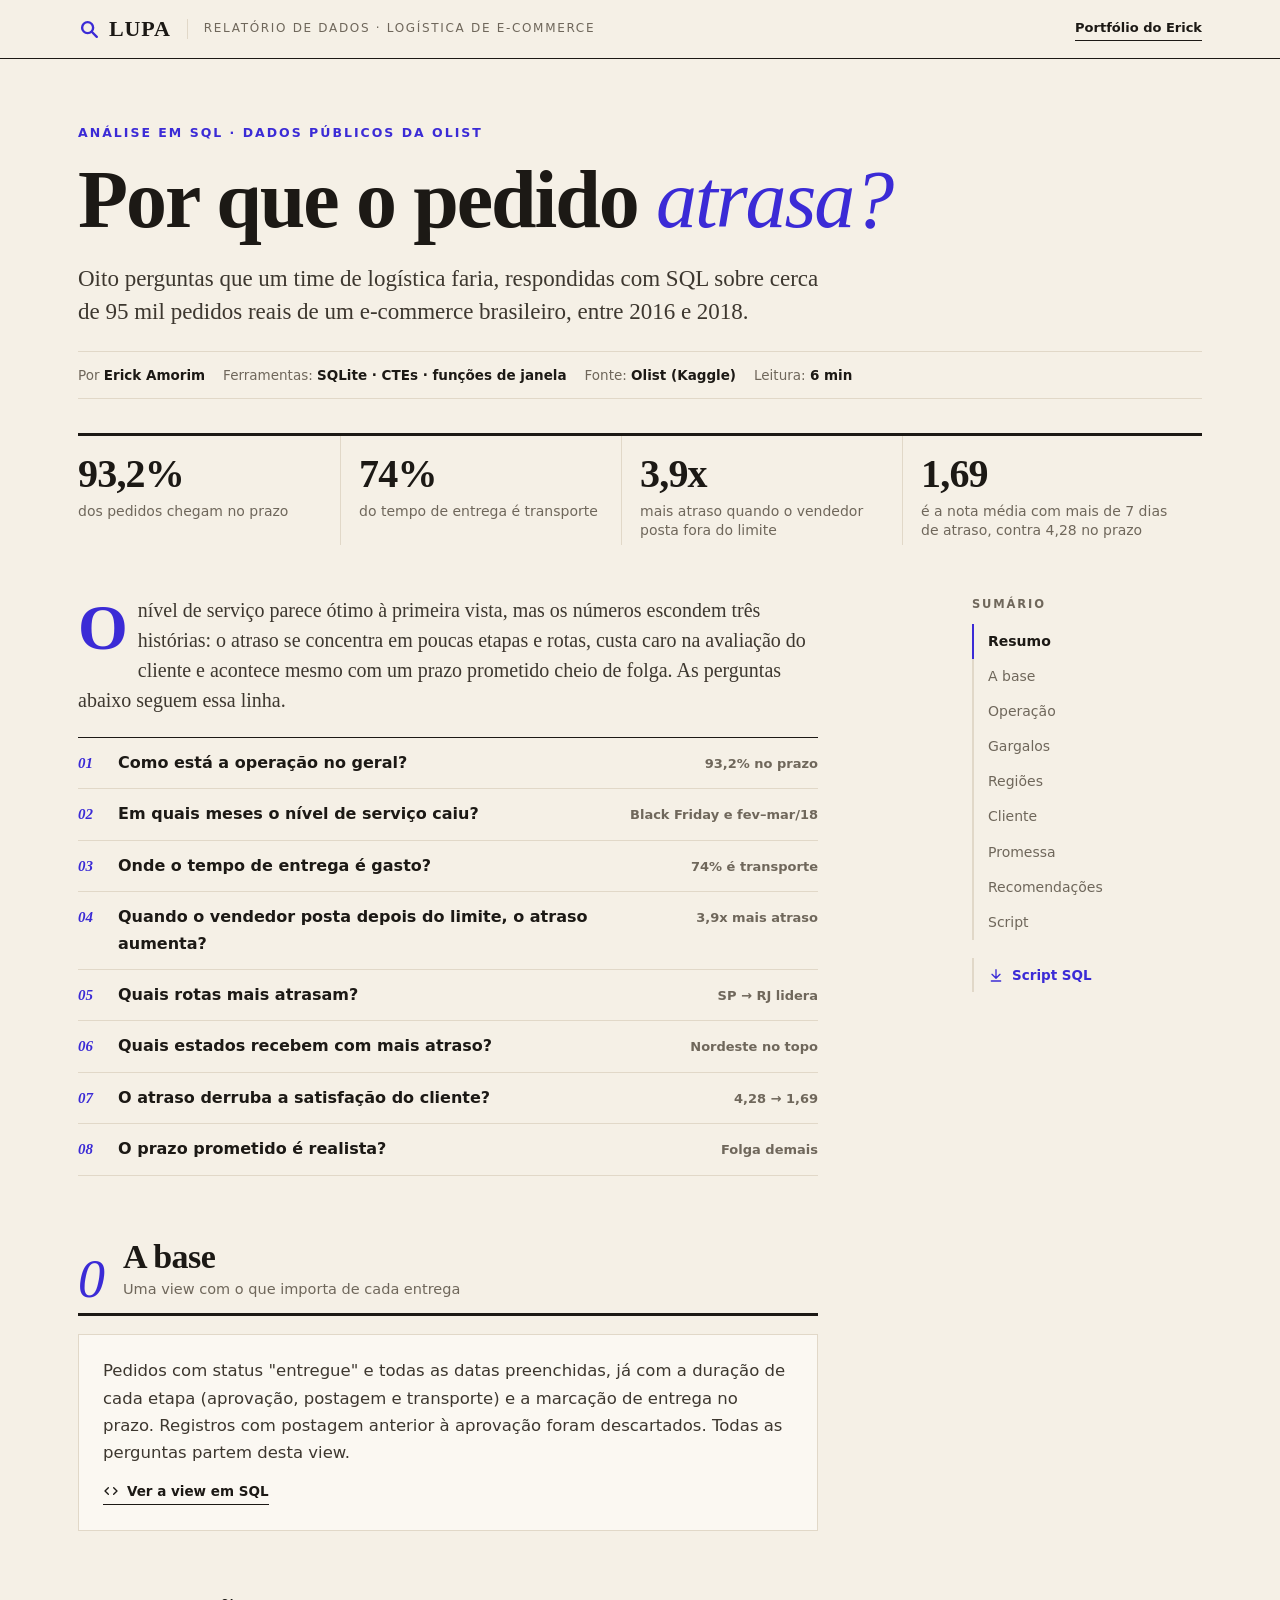
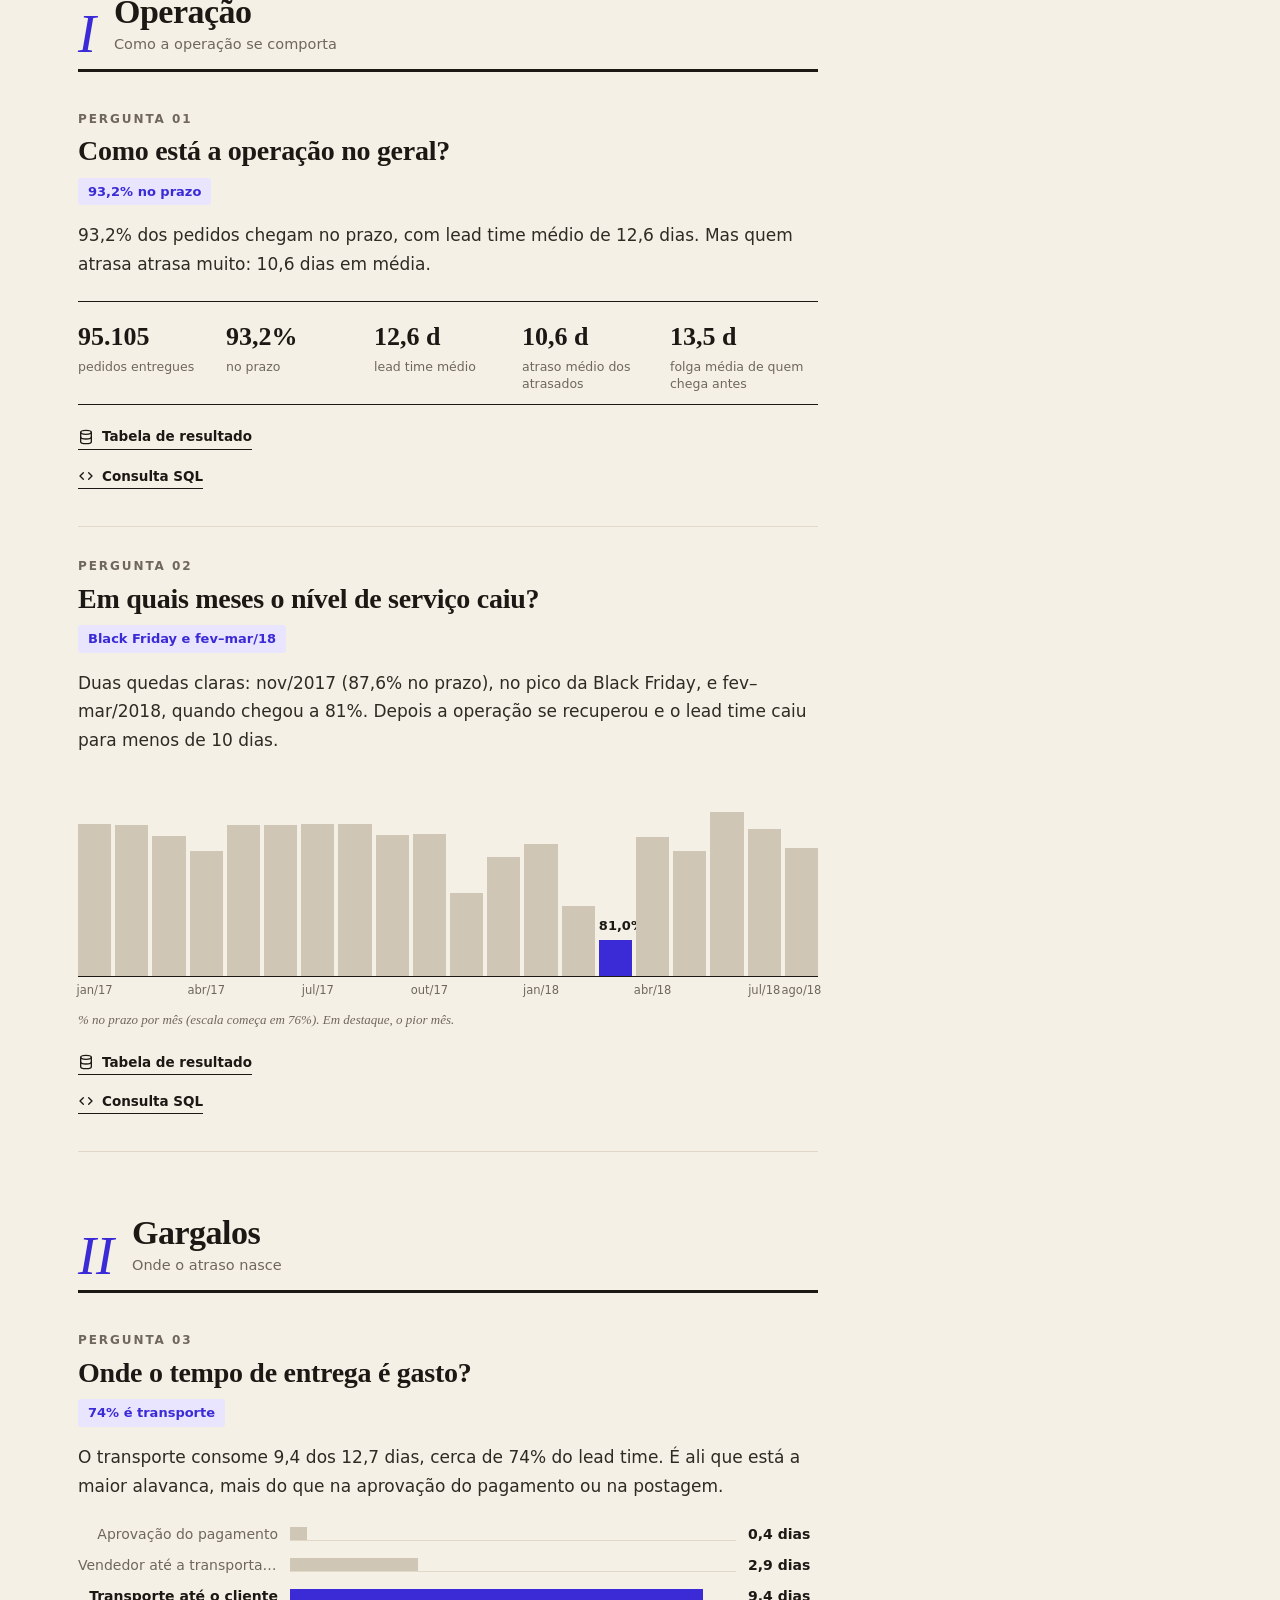
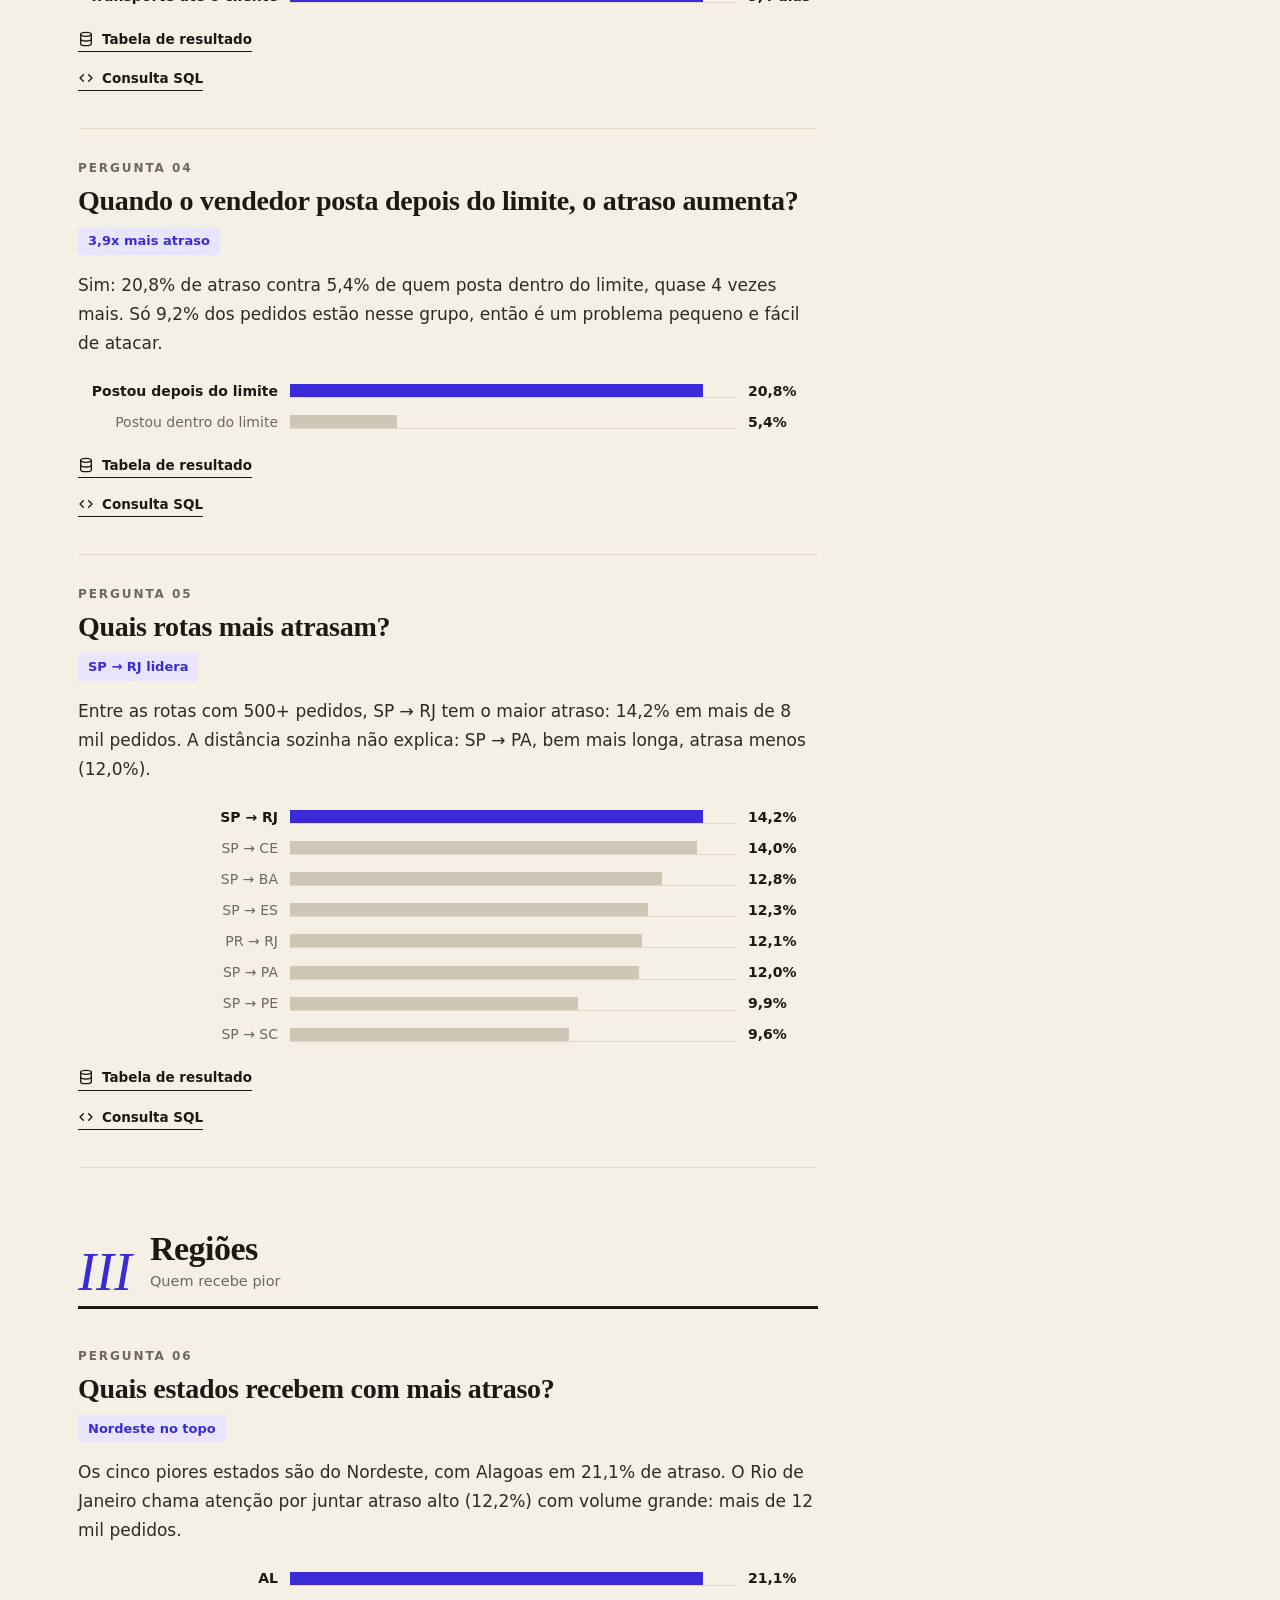
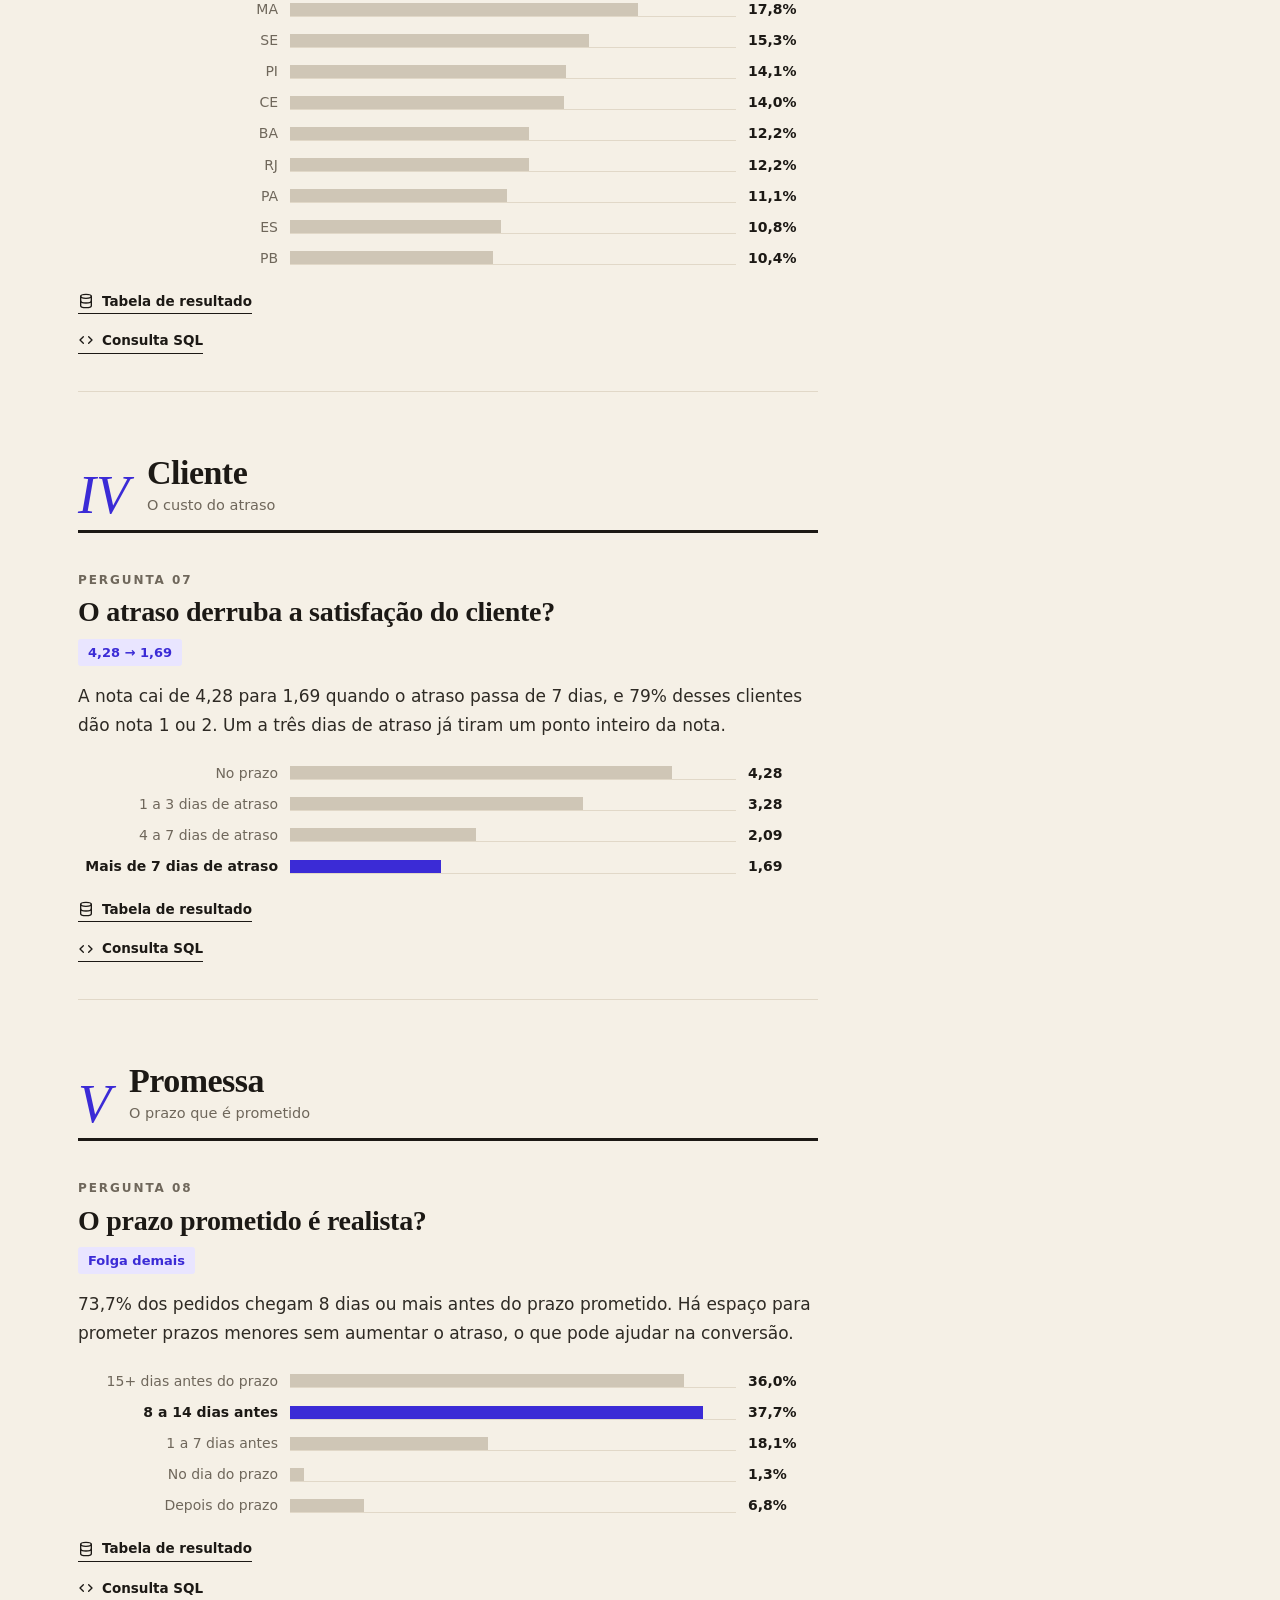
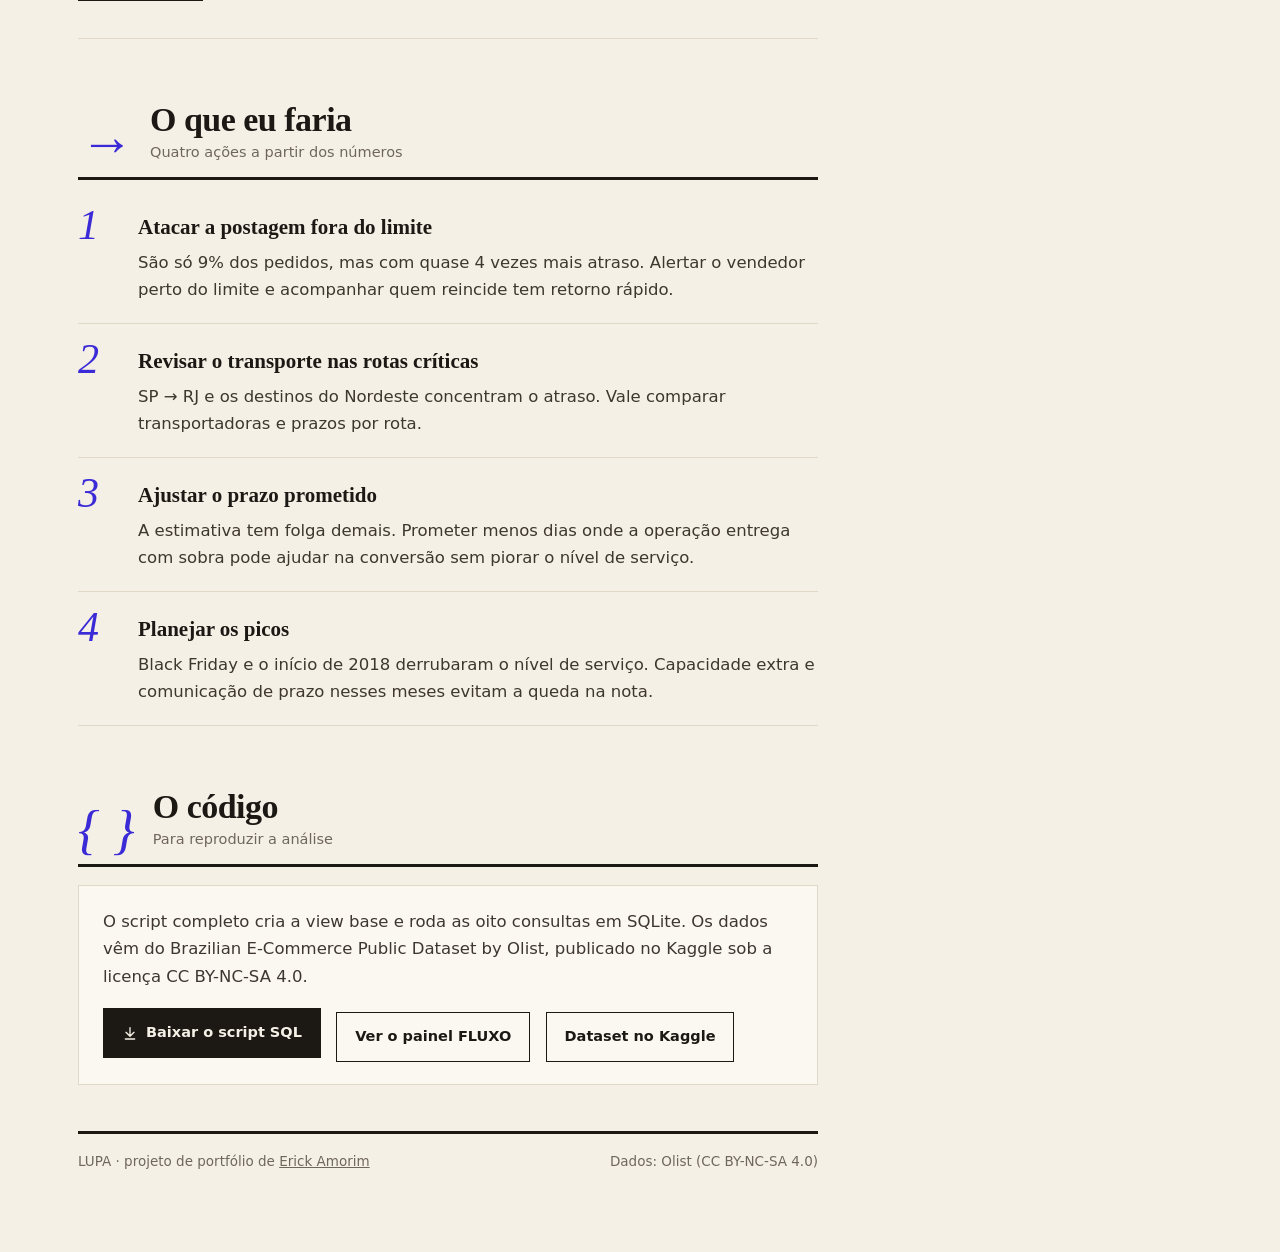
<file: projetos/pedidos-sql/index.html>
<!DOCTYPE html><html lang="pt-BR"><head><meta charset="UTF-8"><meta http-equiv="refresh" content="0; url=https://erickkamorim.github.io/analise-pedidos-sql/"><link rel="canonical" href="https://erickkamorim.github.io/analise-pedidos-sql/"><title>Redirecionando</title></head><body><a href="https://erickkamorim.github.io/analise-pedidos-sql/">Abrir o projeto</a></body></html>
</file>
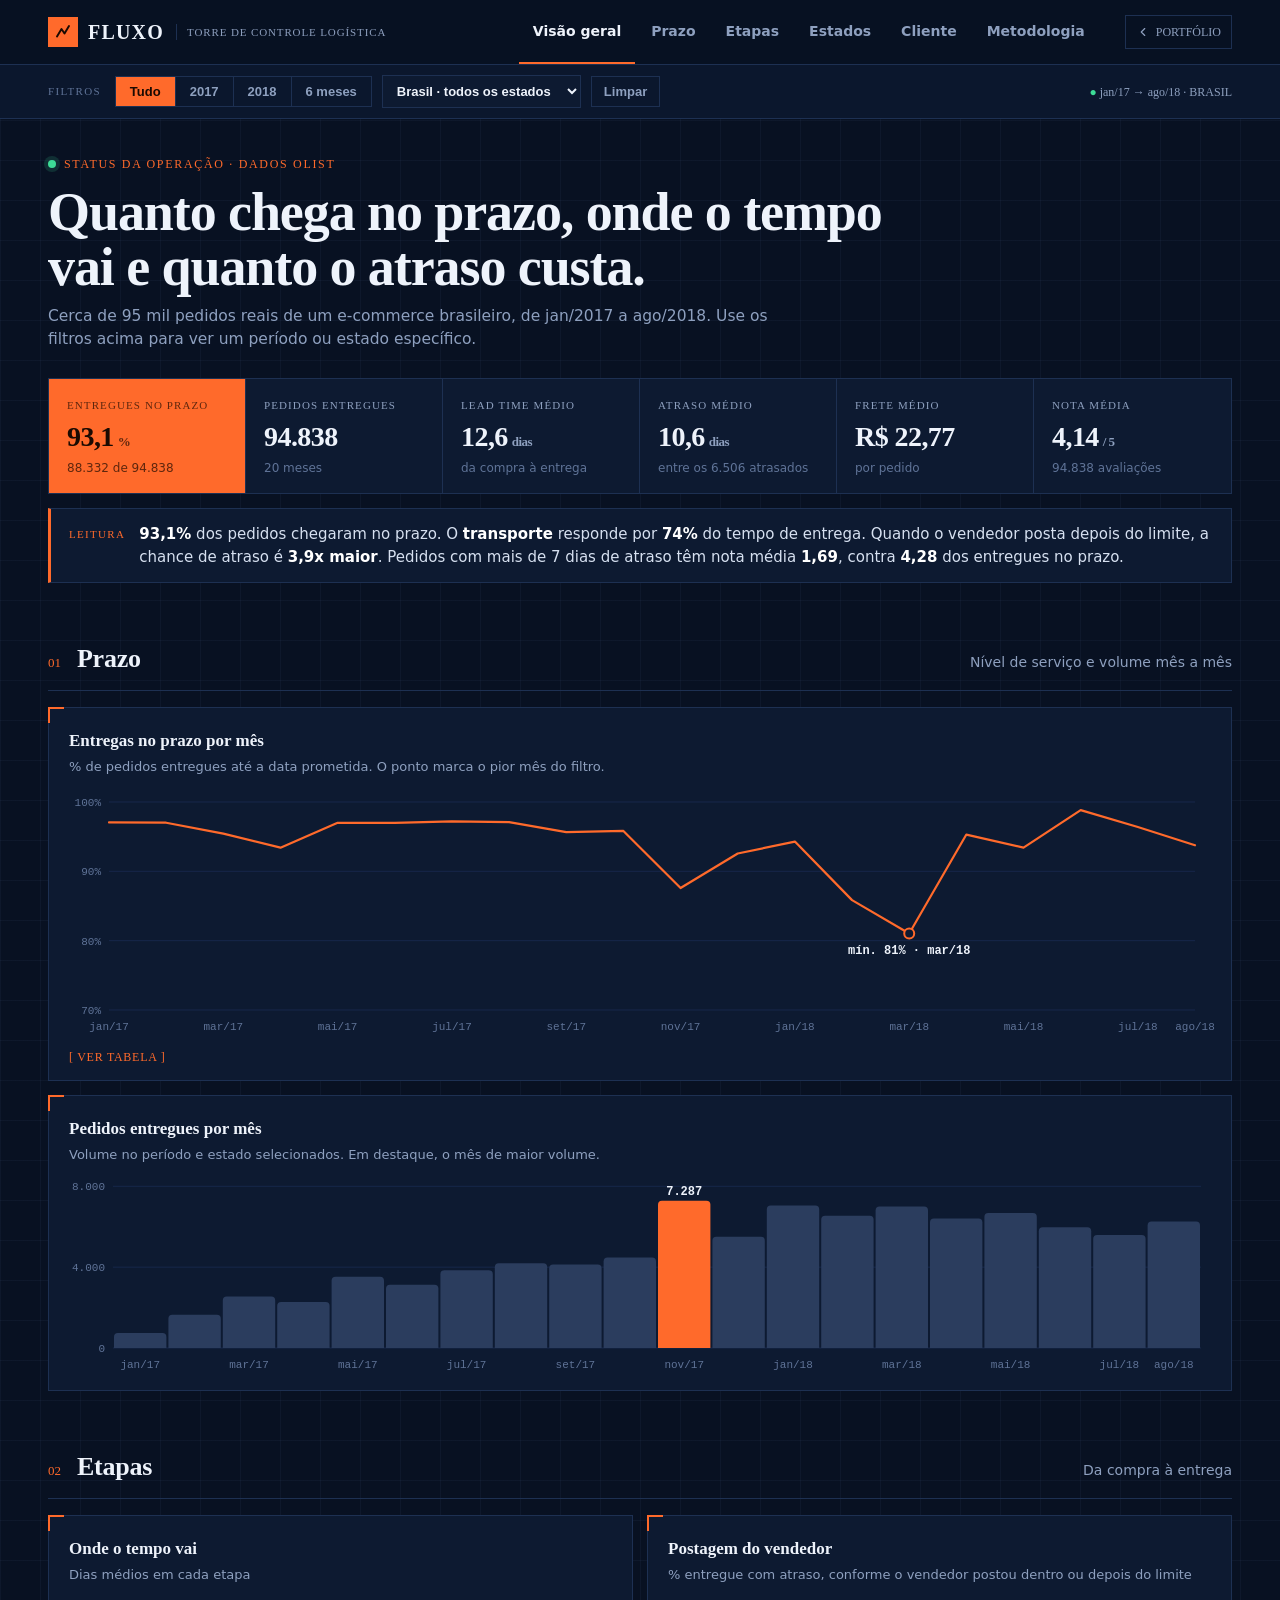
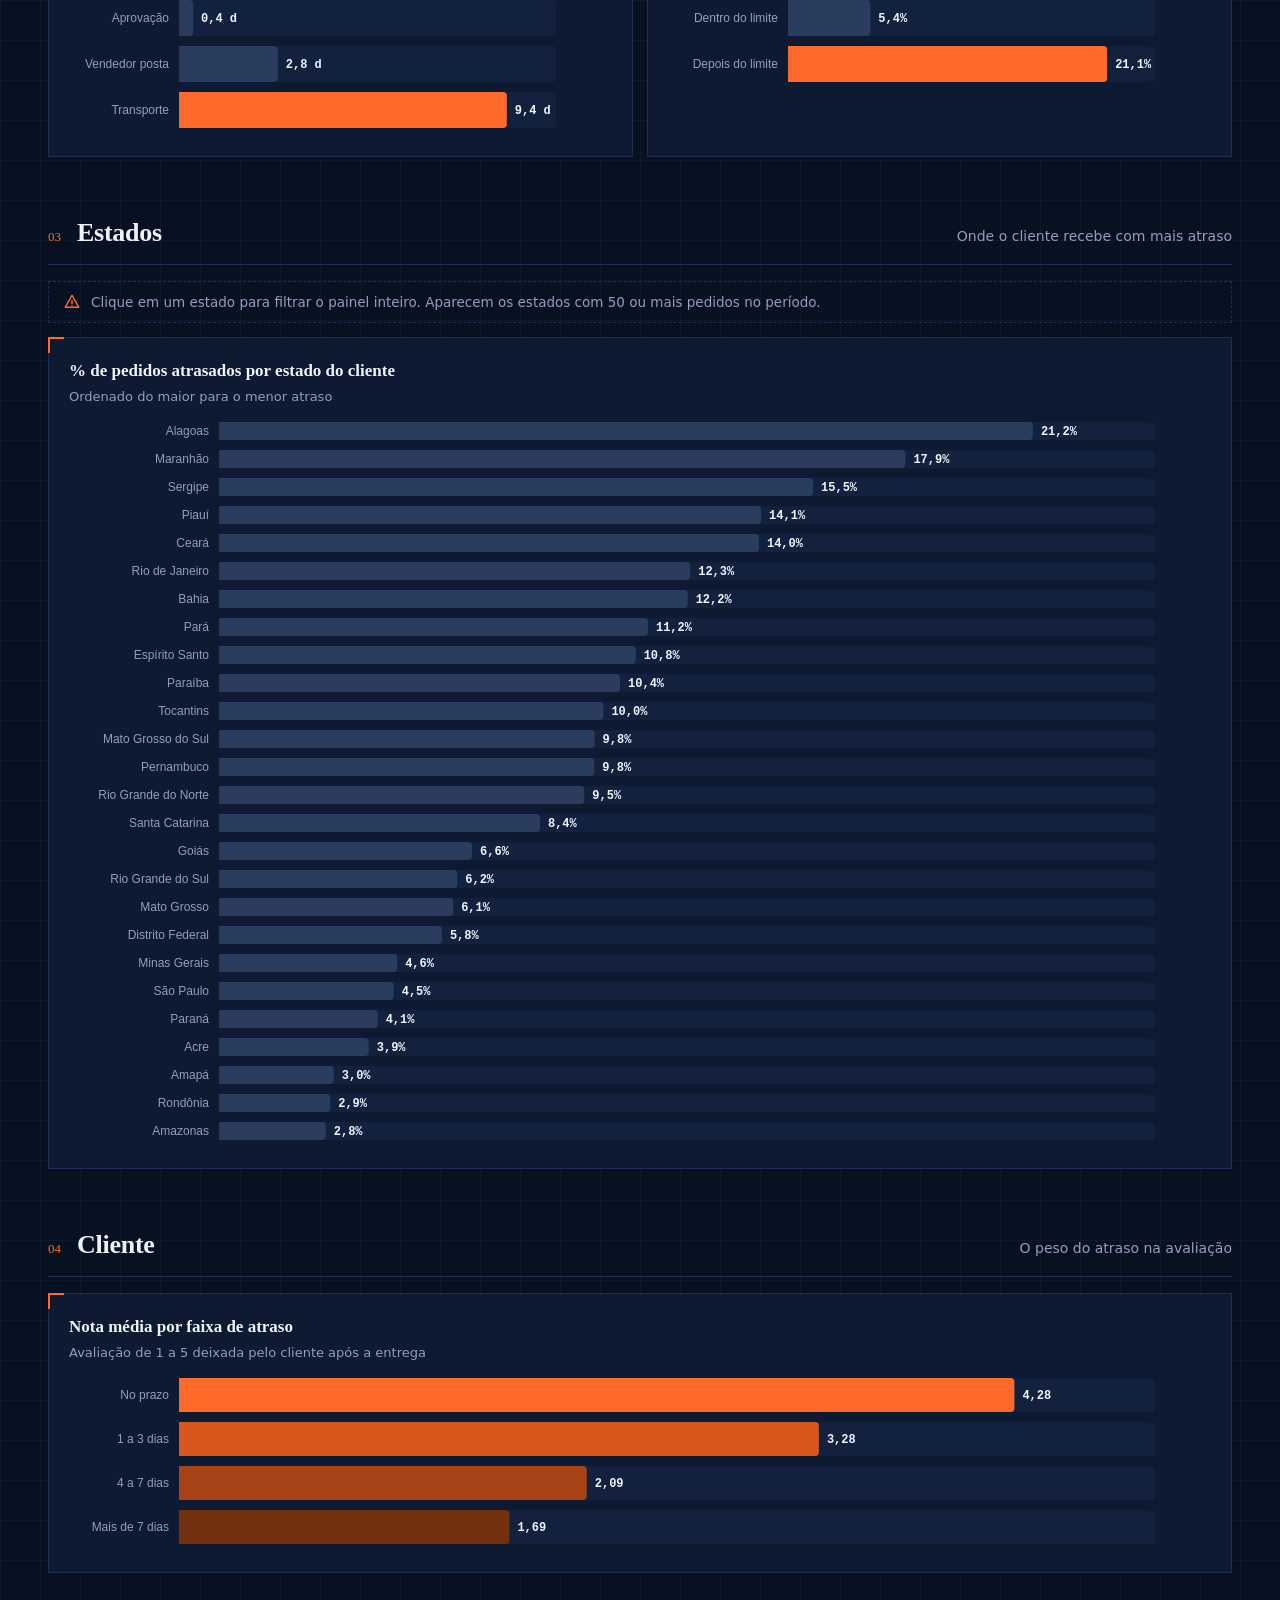
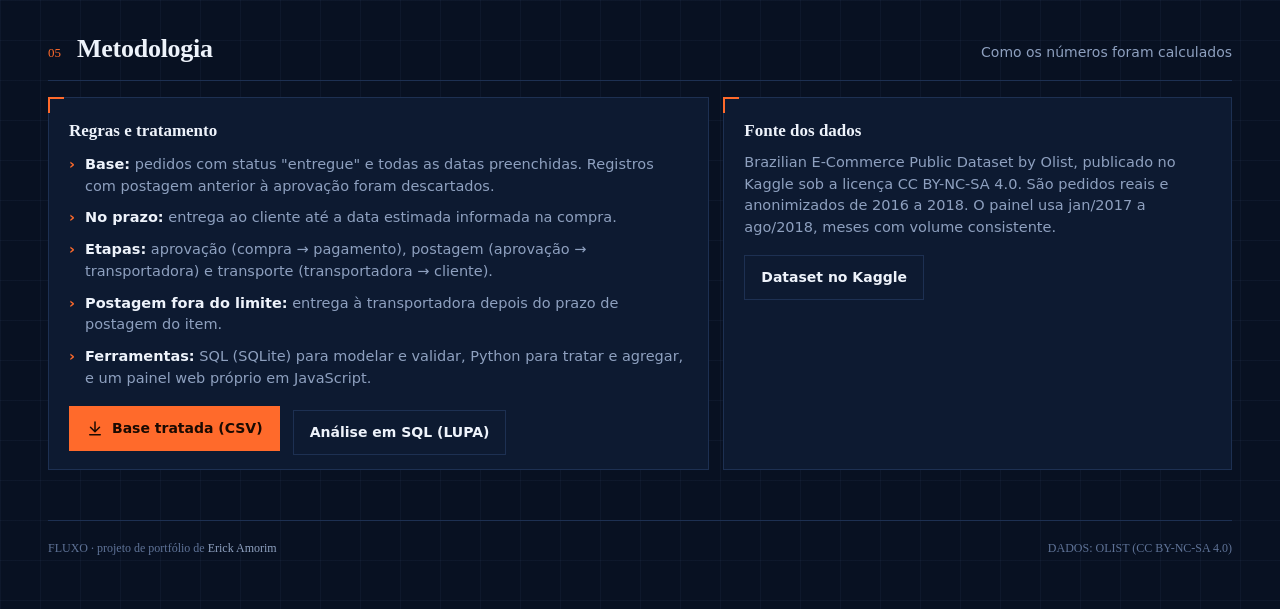
<file: projetos/performance-logistica/index.html>
<!DOCTYPE html><html lang="pt-BR"><head><meta charset="UTF-8"><meta http-equiv="refresh" content="0; url=https://erickkamorim.github.io/performance-logistica/"><link rel="canonical" href="https://erickkamorim.github.io/performance-logistica/"><title>Redirecionando</title></head><body><a href="https://erickkamorim.github.io/performance-logistica/">Abrir o projeto</a></body></html>
</file>
